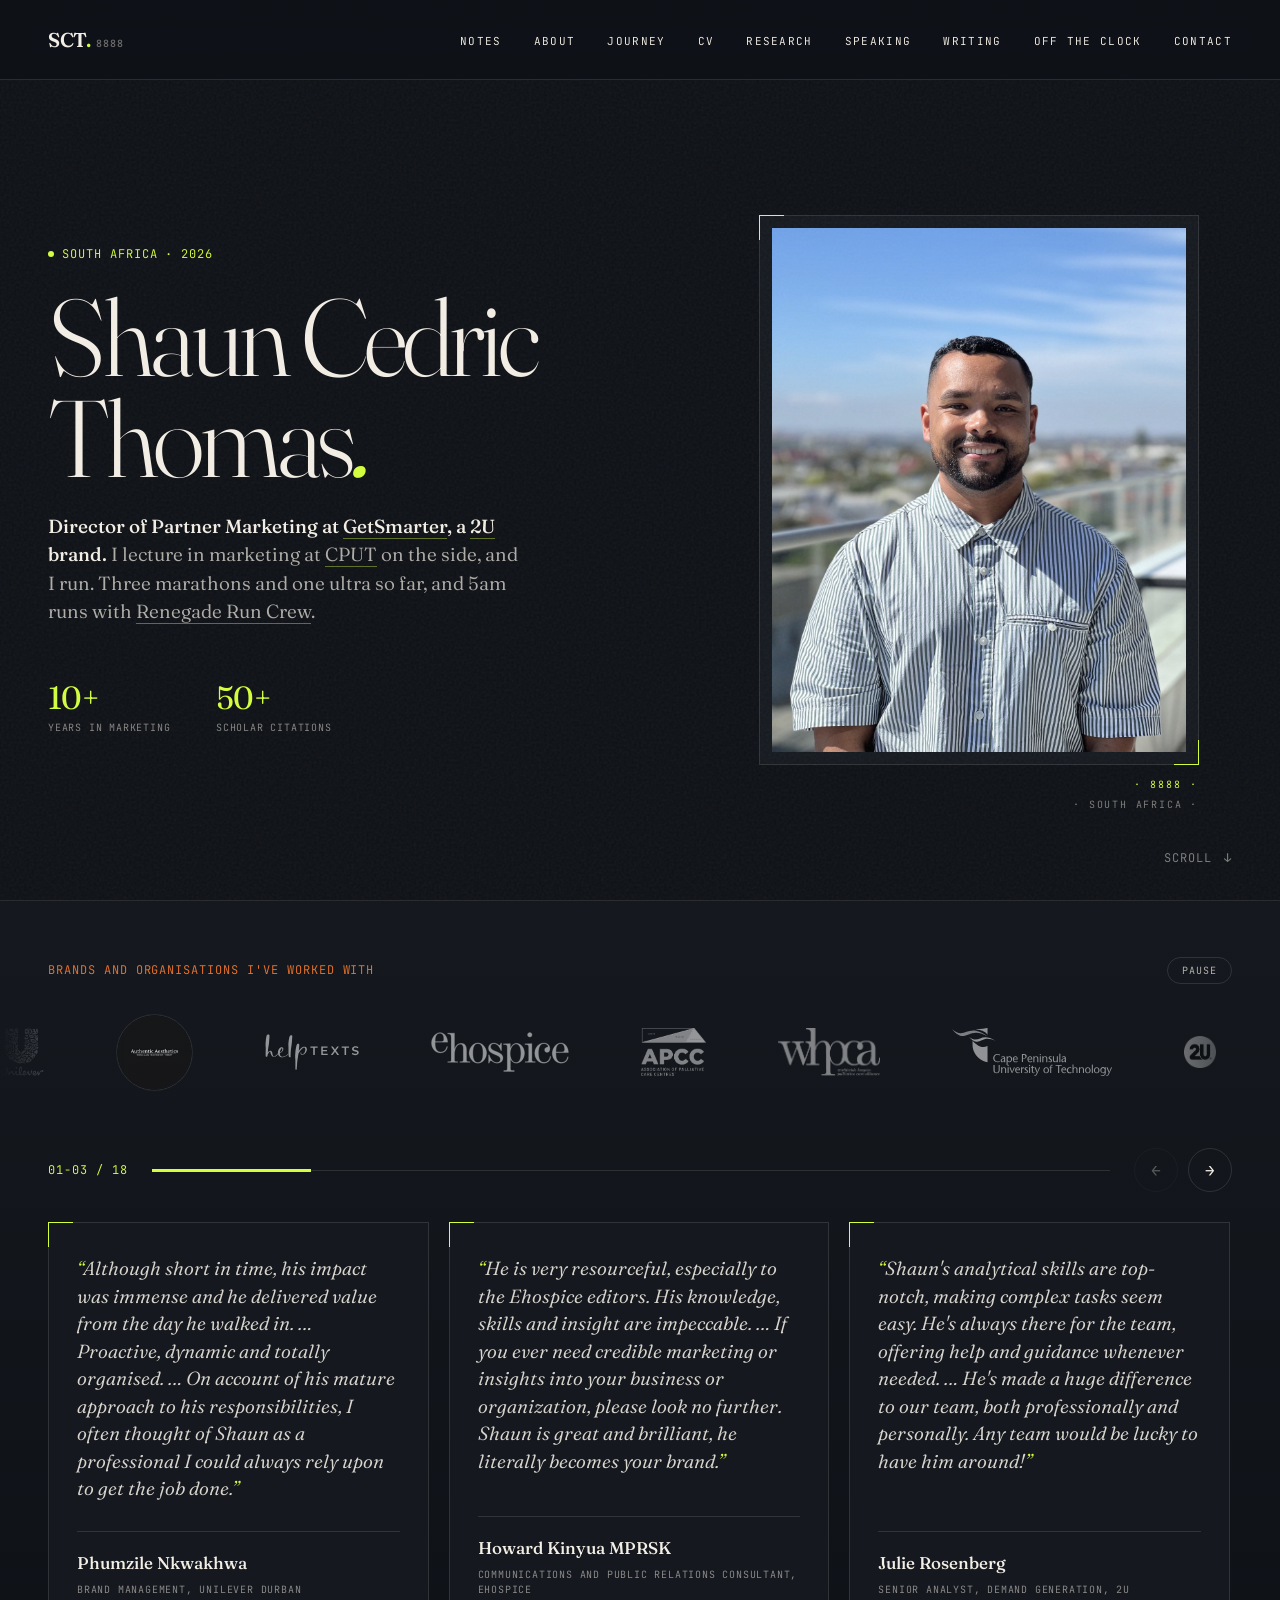
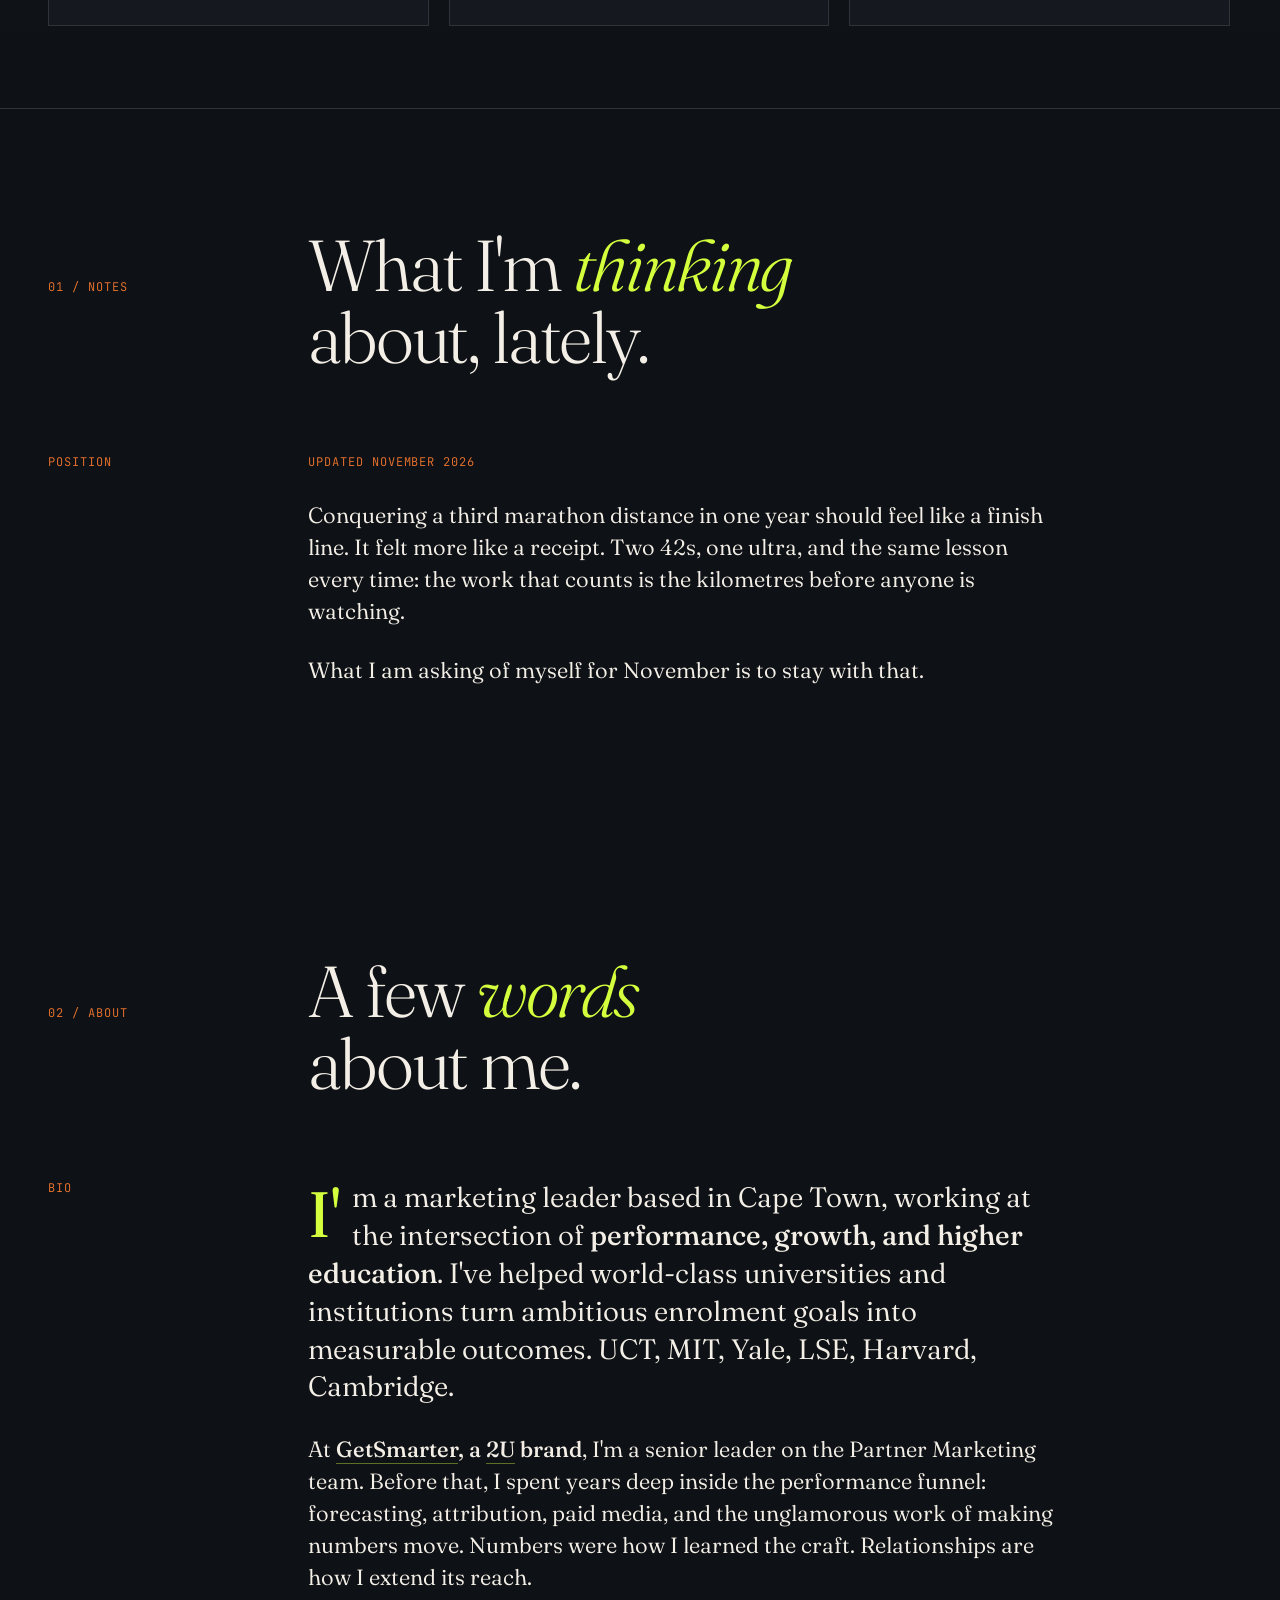
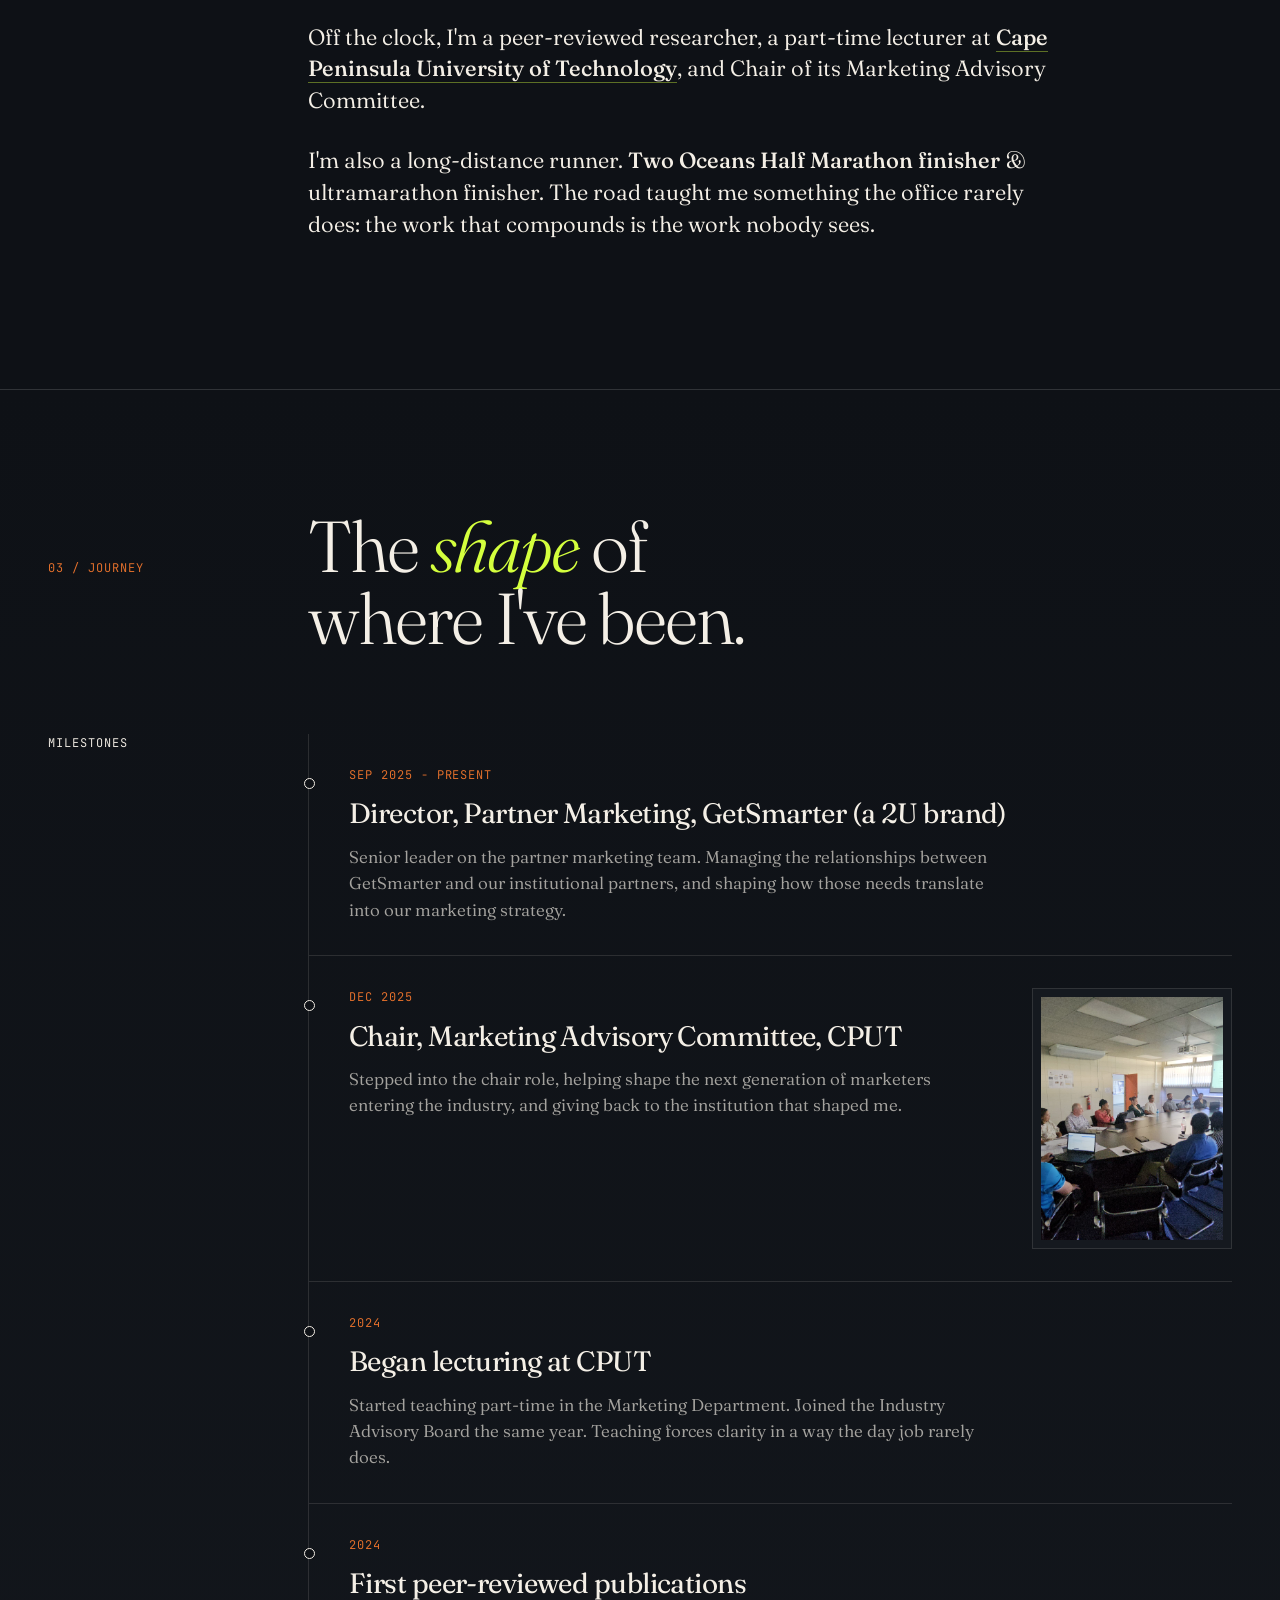
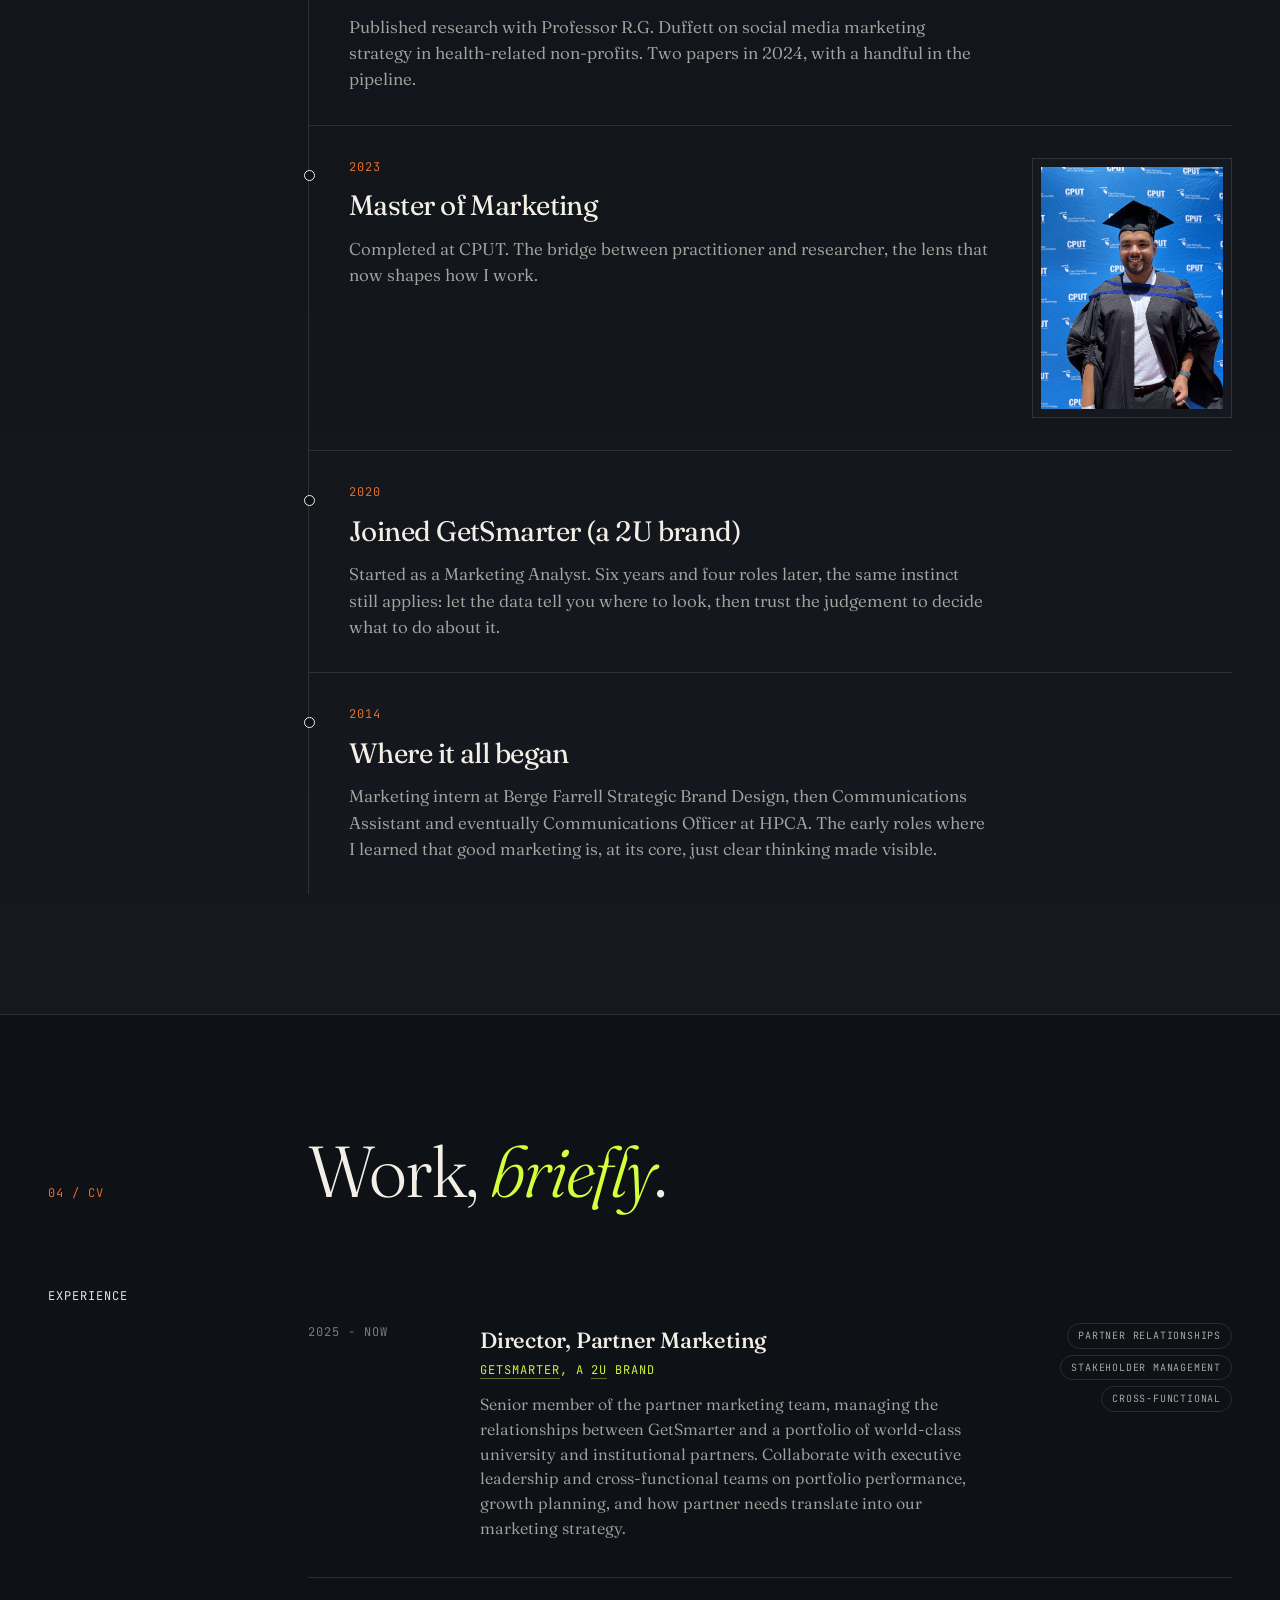
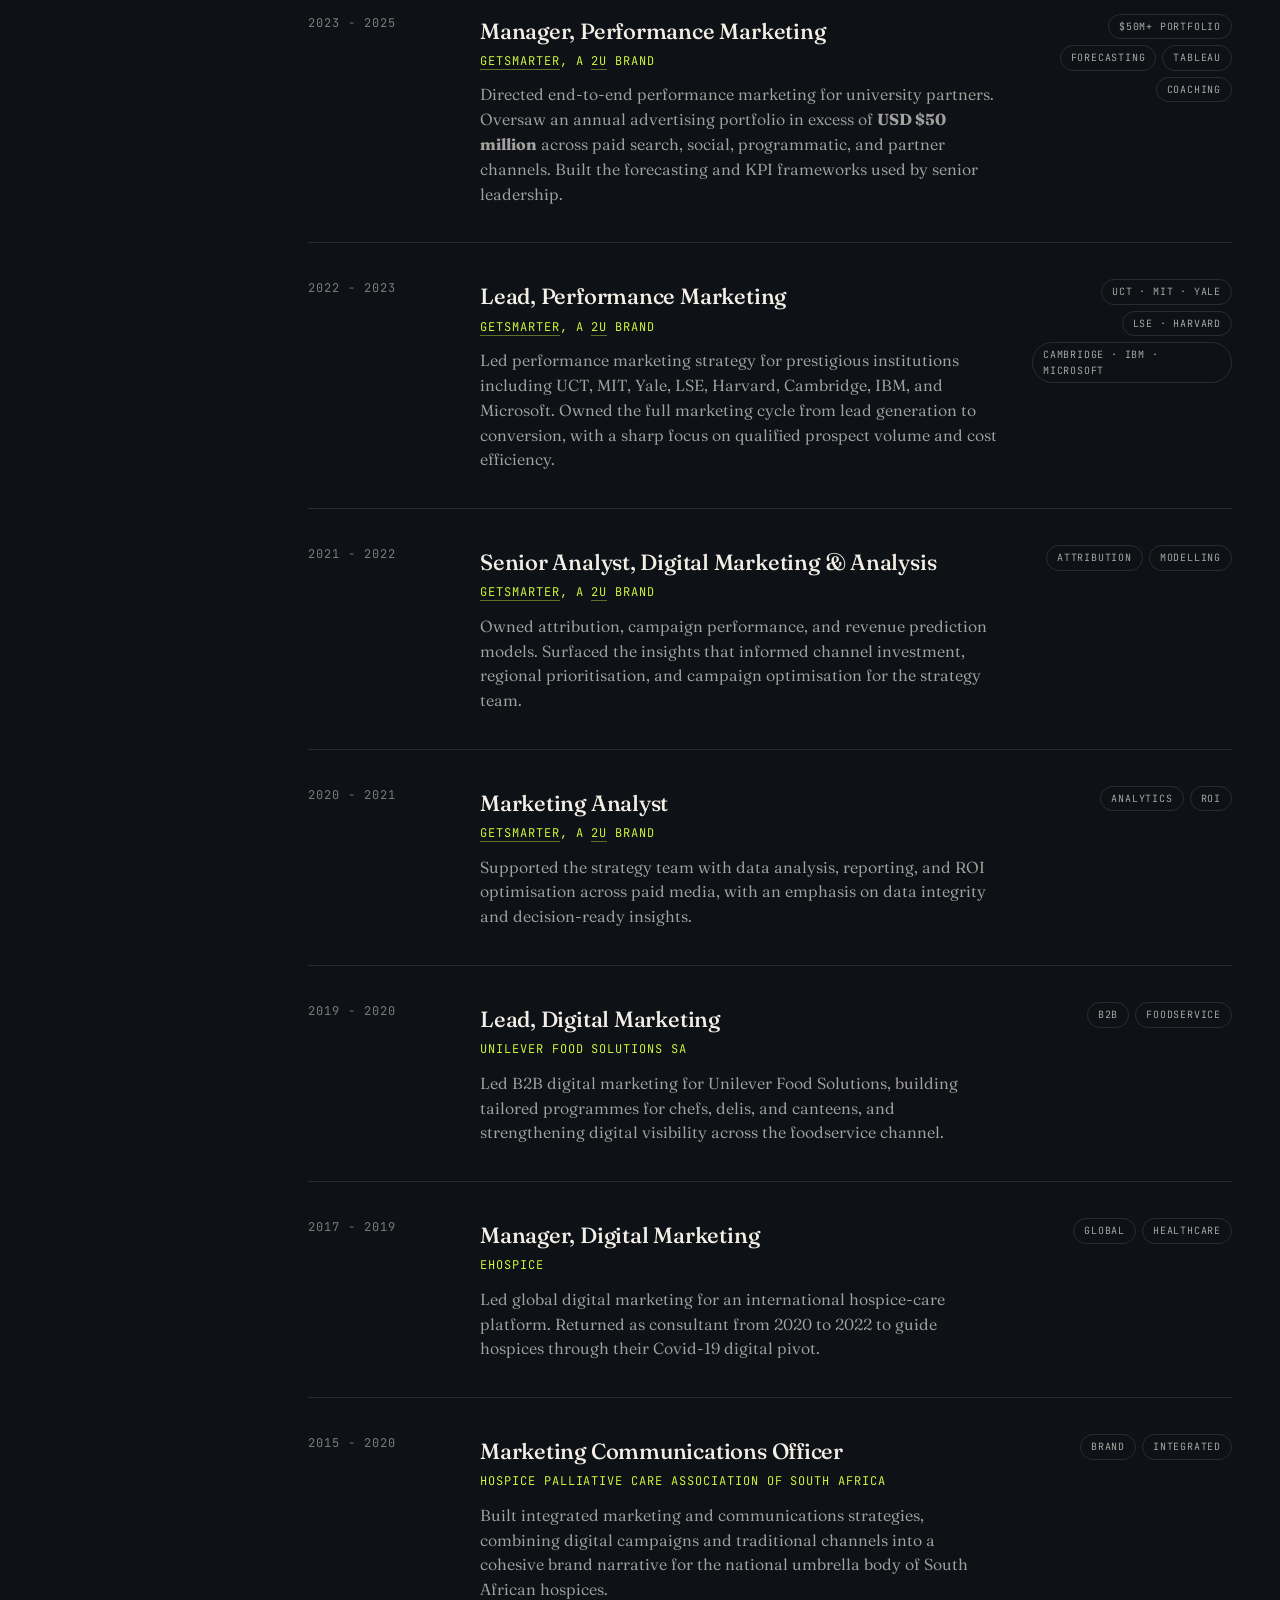
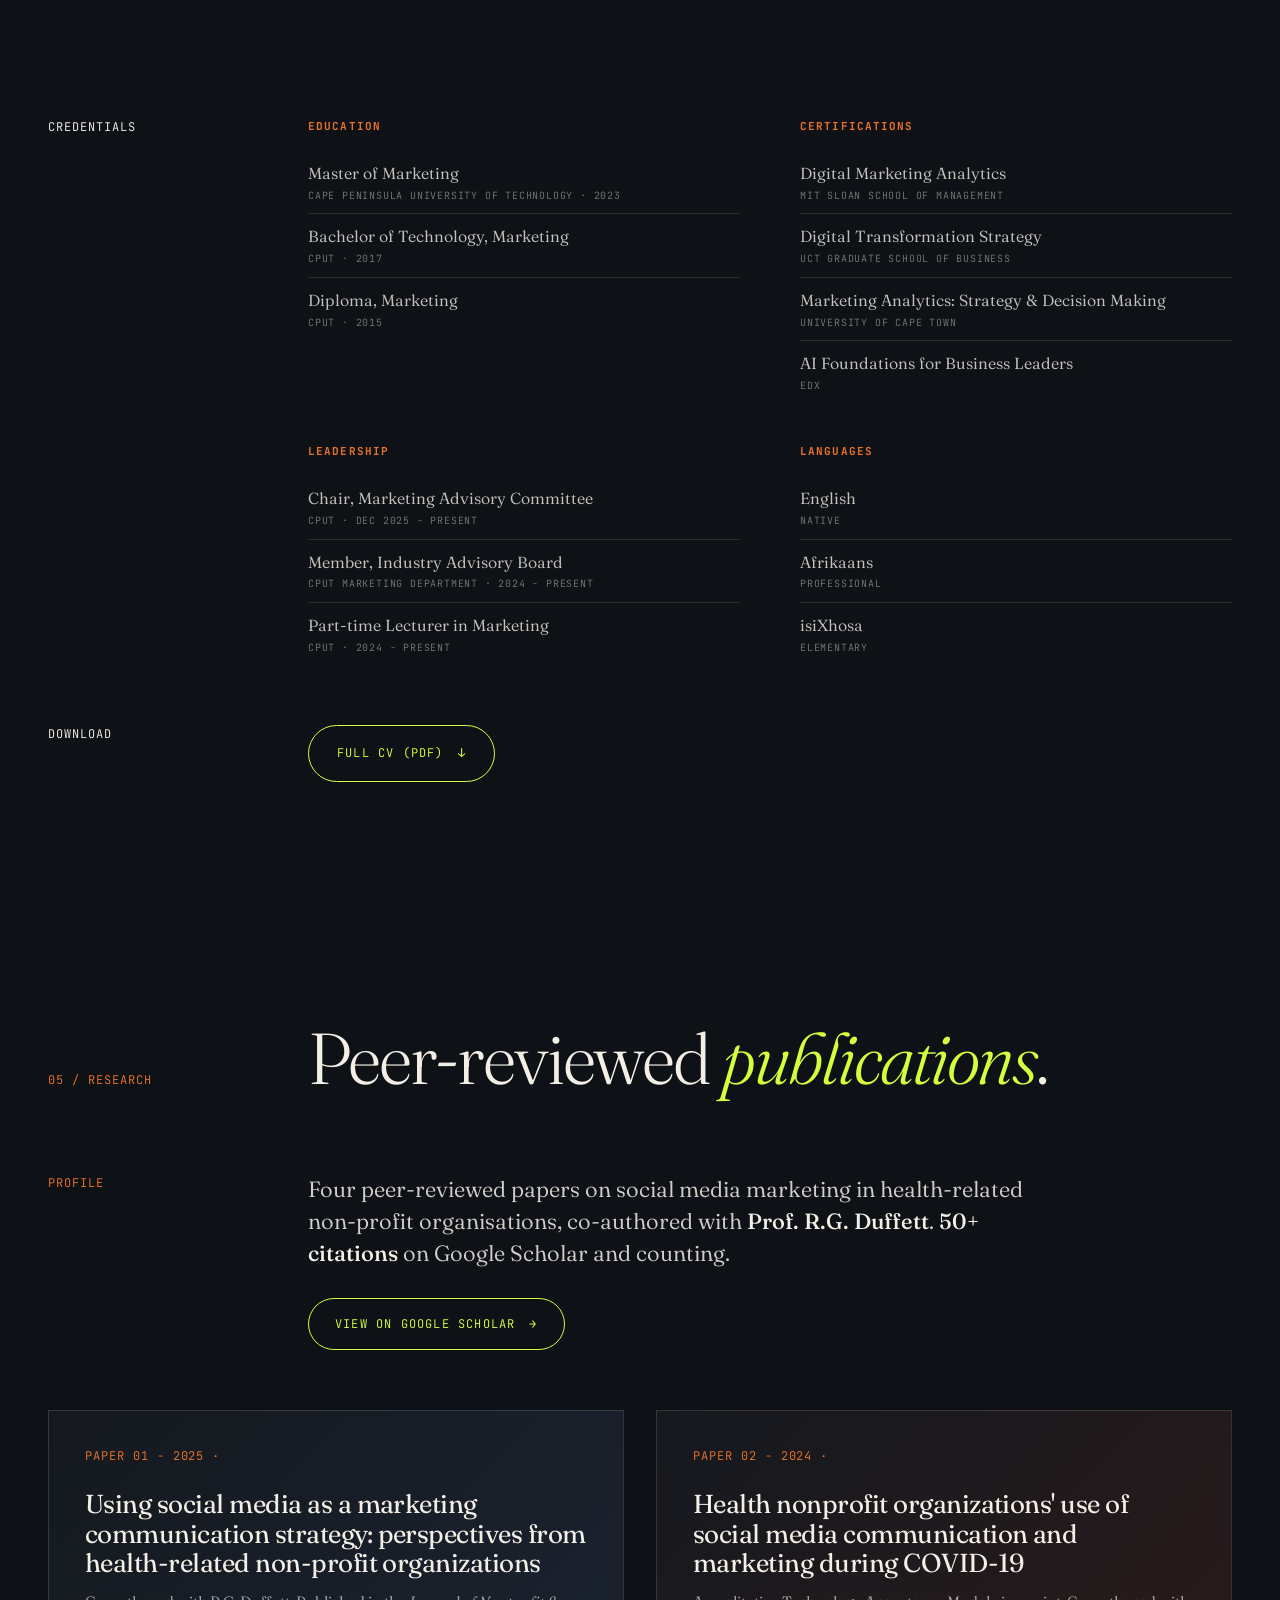
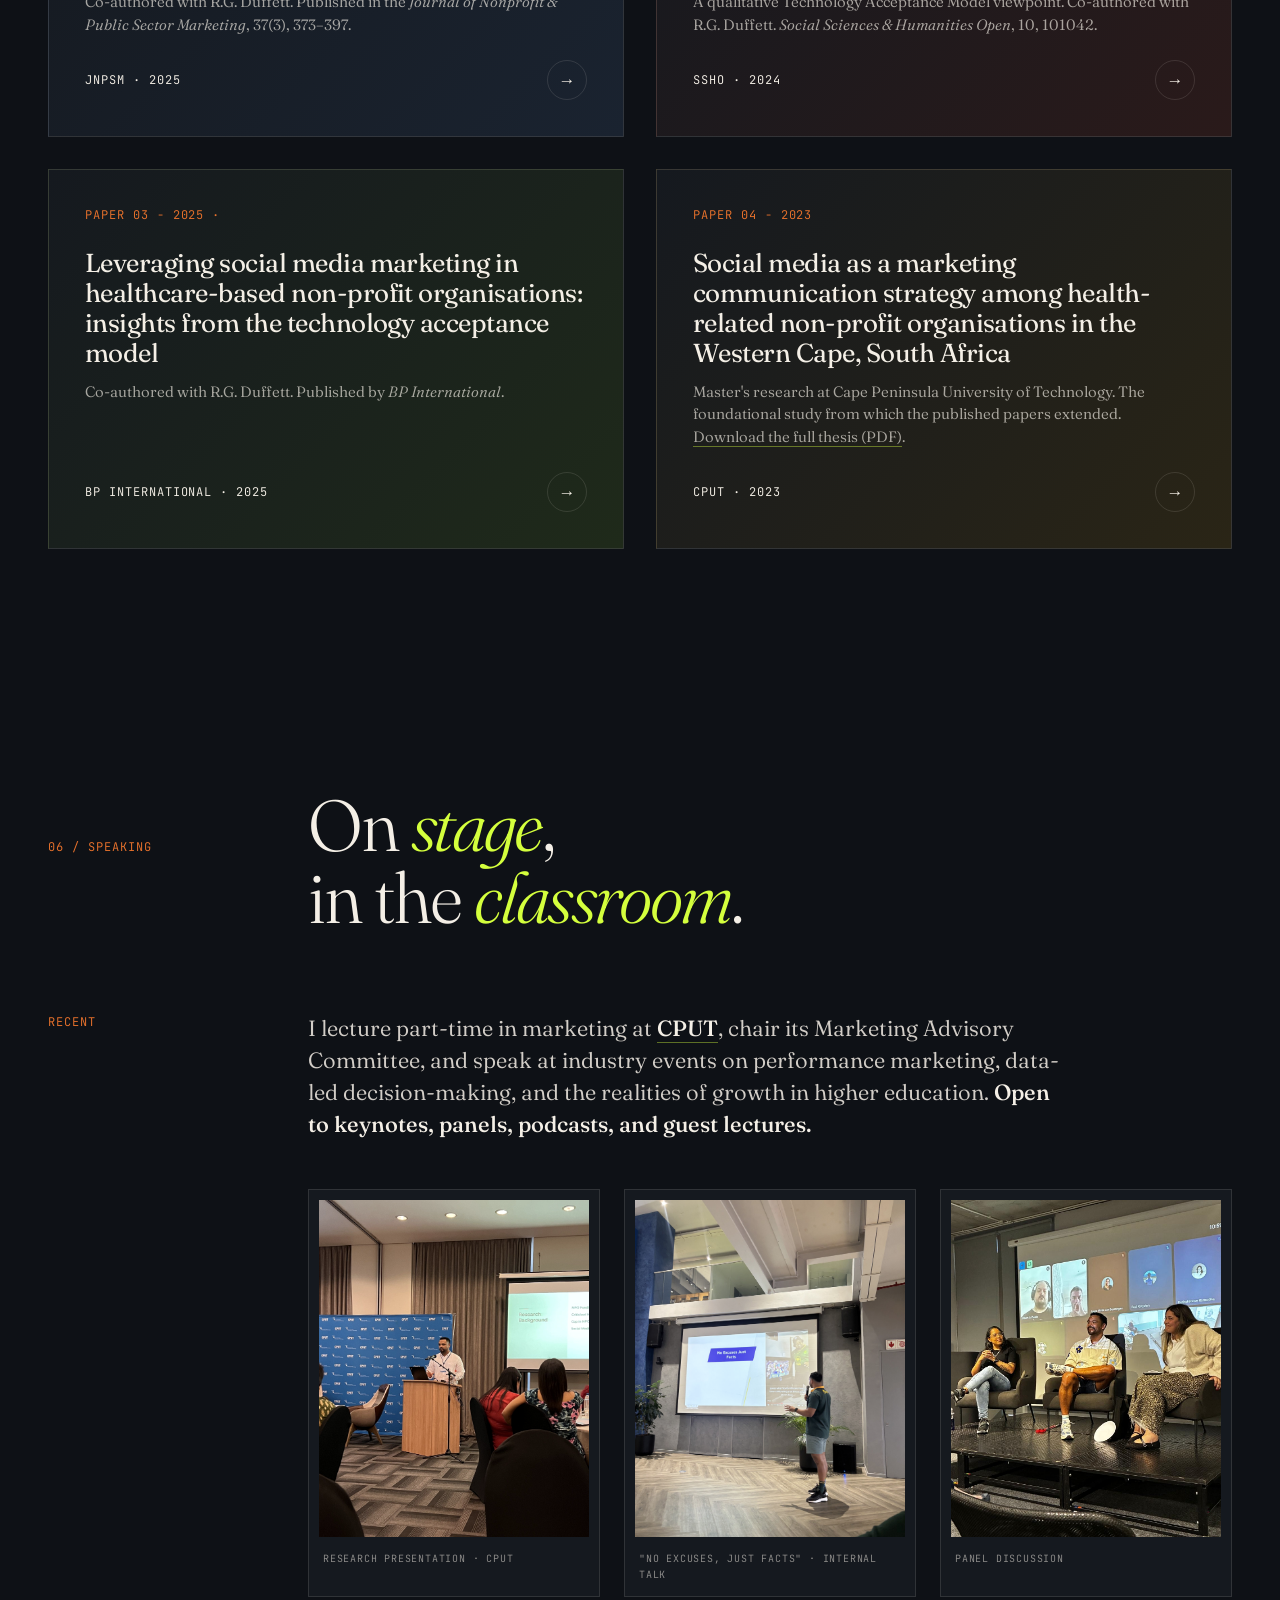
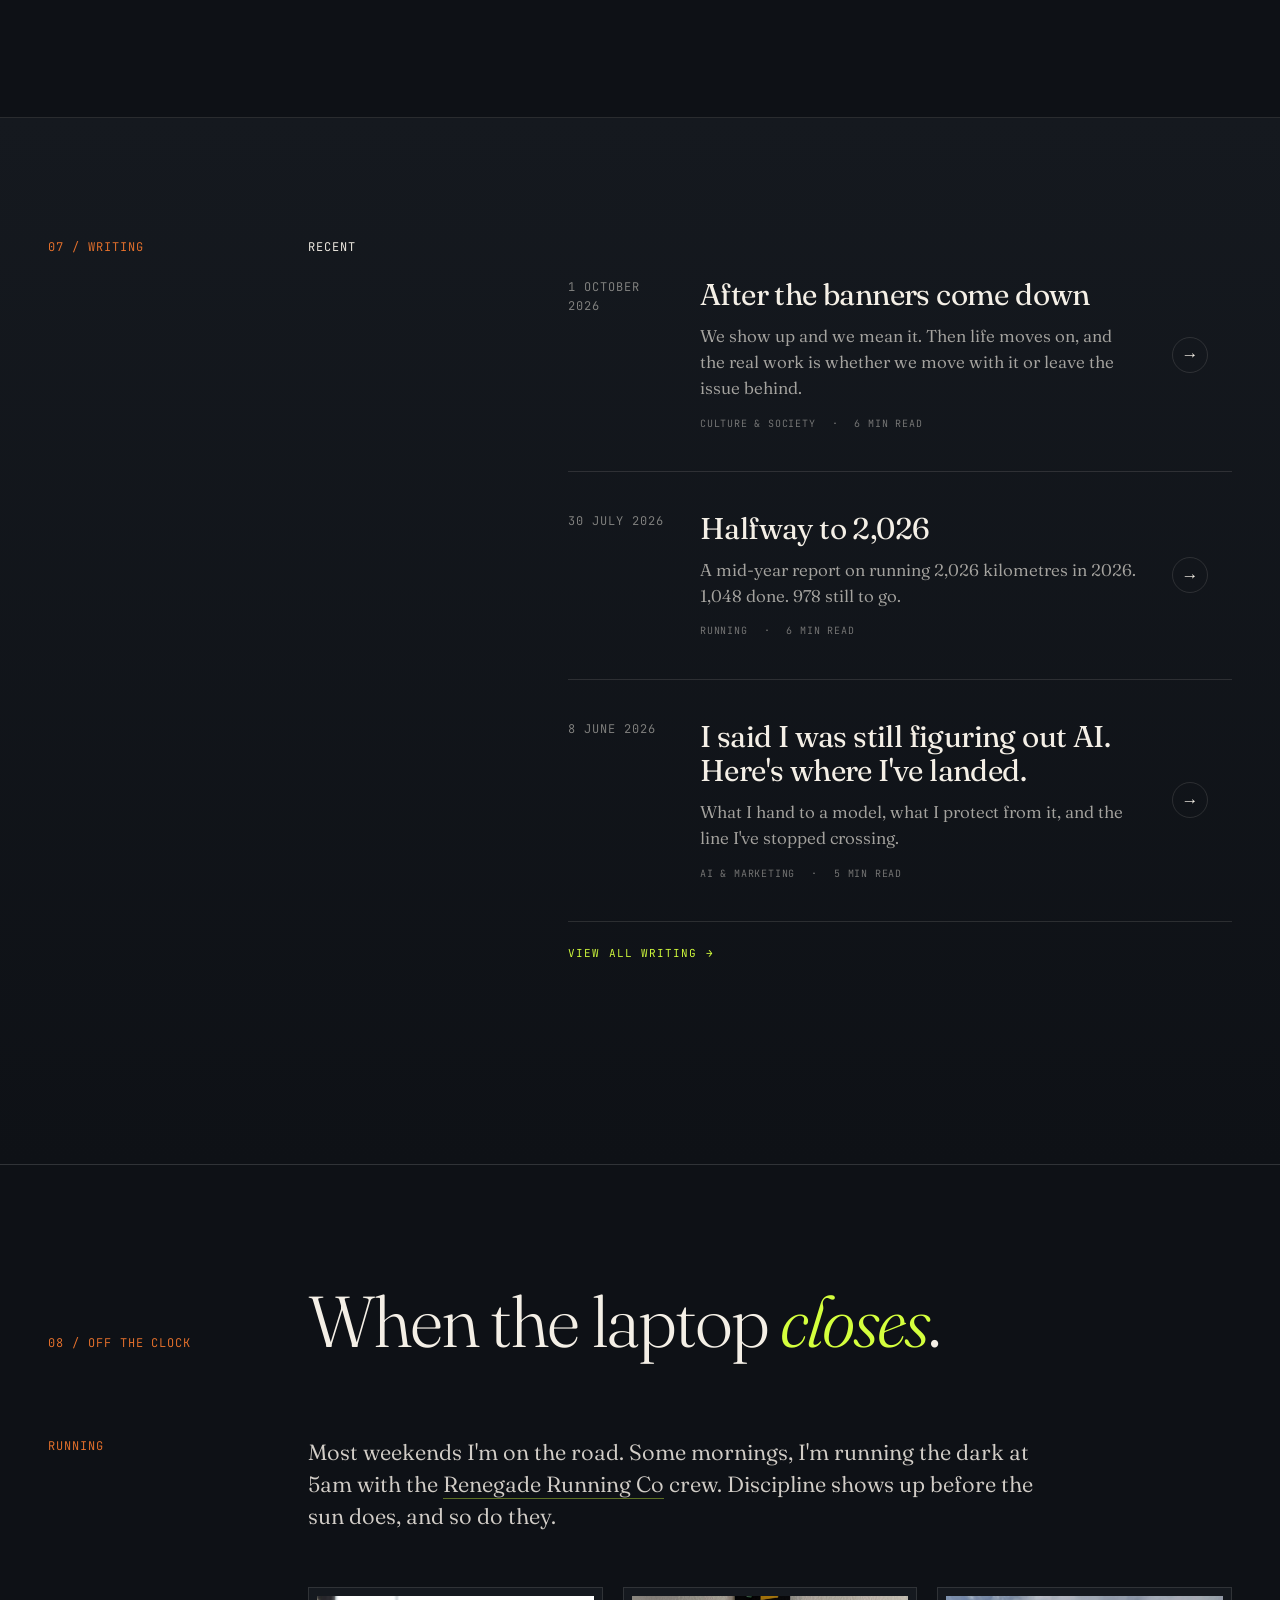
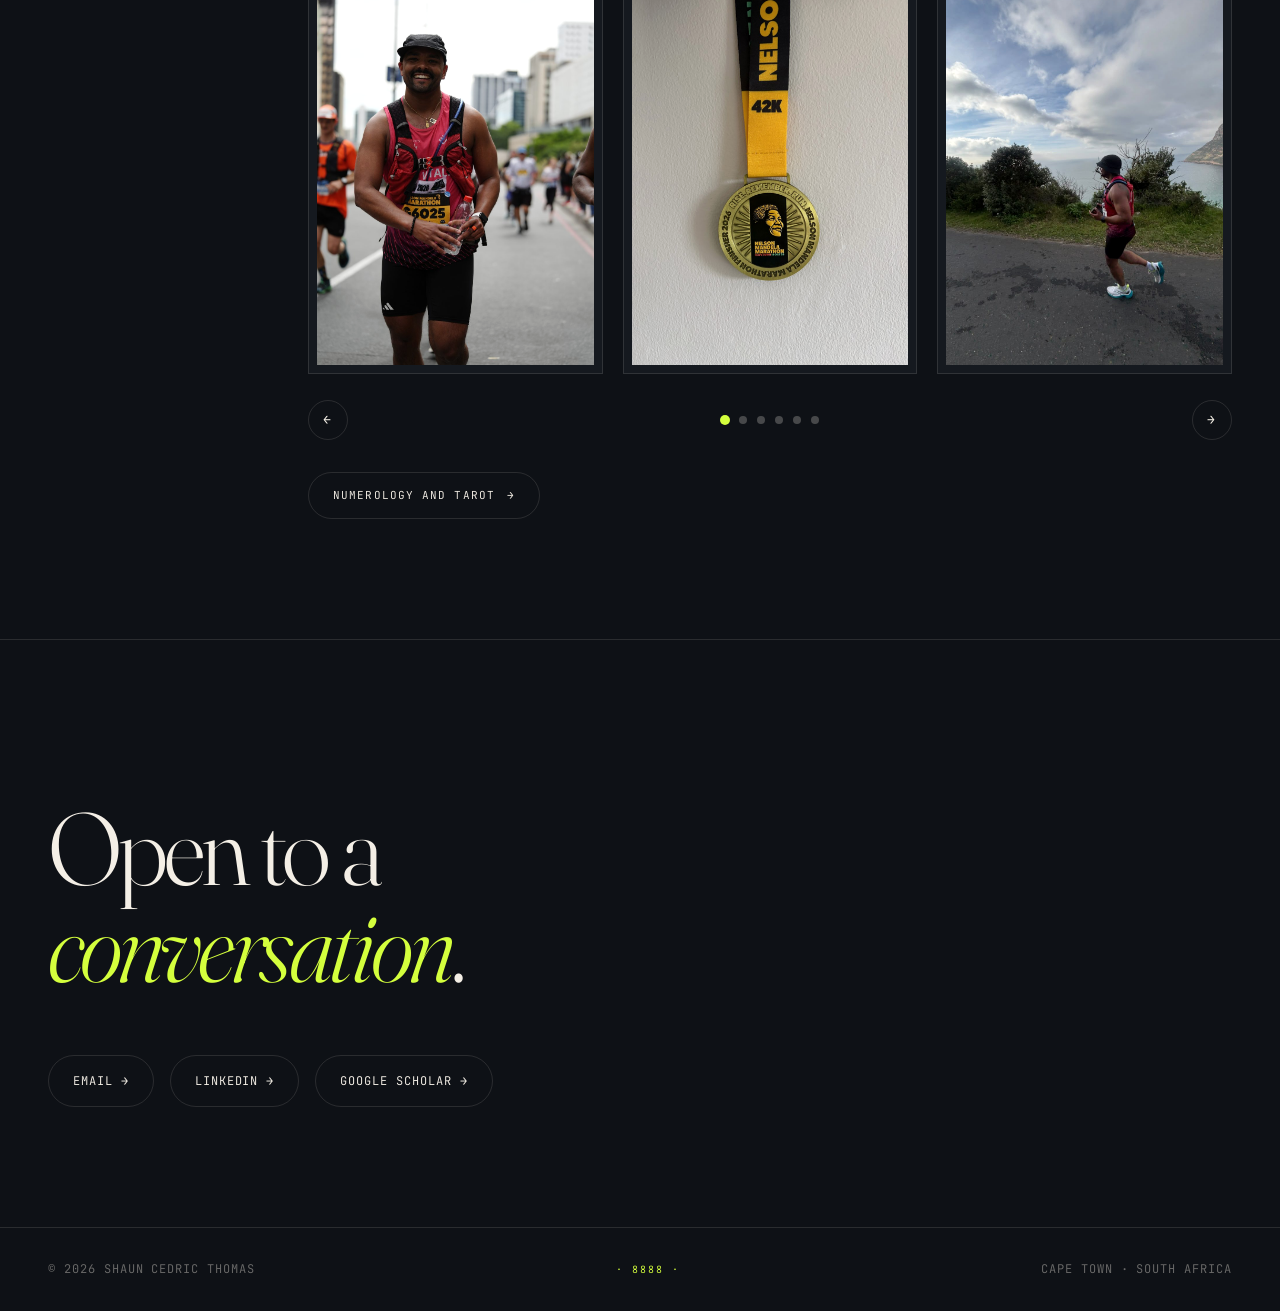
<file: index.html>
<!DOCTYPE html>
<html lang="en">
<head>
<meta charset="UTF-8" />
<meta name="viewport" content="width=device-width, initial-scale=1.0" />
<meta name="color-scheme" content="dark" />
<meta name="theme-color" content="#0E1116" />
<meta name="supported-color-schemes" content="dark" />
<title>Shaun Cedric Thomas | Director, Partner Marketing · Performance & Growth Leader</title>

<!-- Primary SEO -->
<meta name="description" content="Shaun Cedric Thomas is Director of Partner Marketing at GetSmarter, a 2U brand, leading partner relationships for global higher-education and industry partners including UCT, MIT, Yale, LSE, Harvard, Cambridge, IBM and Microsoft. Master of Marketing, peer-reviewed researcher, and part-time lecturer at CPUT. Based in Cape Town, South Africa." />
<meta name="author" content="Shaun Cedric Thomas" />
<meta name="keywords" content="Shaun Cedric Thomas, Shaun Thomas, Director Partner Marketing, GetSmarter, 2U, performance marketing, growth marketing, Cape Town, higher education marketing, marketing analytics, partner marketing, paid media strategy, Master of Marketing CPUT" />
<link rel="canonical" href="https://shauncedricthomas.com/" />

<!-- Open Graph / Social -->
<meta property="og:type" content="profile" />
<meta property="og:title" content="Shaun Cedric Thomas · Director, Partner Marketing" />
<meta property="og:description" content="Performance and growth marketing leader. Director of Partner Marketing at GetSmarter, a 2U brand. Peer-reviewed researcher. Cape Town." />
<meta property="og:url" content="https://shauncedricthomas.com/" />
<meta property="og:image" content="https://shauncedricthomas.com/images/og-image.jpg" />
<meta property="og:image:width" content="1200" />
<meta property="og:image:height" content="630" />
<meta property="profile:first_name" content="Shaun" />
<meta property="profile:last_name" content="Thomas" />
<meta name="twitter:card" content="summary_large_image" />
<meta name="twitter:title" content="Shaun Cedric Thomas · Director, Partner Marketing" />
<meta name="twitter:description" content="Performance and growth marketing leader. Director of Partner Marketing at GetSmarter, a 2U brand." />
<meta name="twitter:image" content="https://shauncedricthomas.com/images/og-image.jpg" />

<!-- Favicons -->
<link rel="icon" type="image/png" sizes="32x32" href="images/favicon-32.png" />
<link rel="apple-touch-icon" sizes="180x180" href="images/apple-touch-icon.png" />

<link rel="preconnect" href="https://fonts.googleapis.com">
<link rel="preconnect" href="https://fonts.gstatic.com" crossorigin>
<link href="https://fonts.googleapis.com/css2?family=Fraunces:ital,opsz,wght@0,9..144,300..900;1,9..144,300..900&family=JetBrains+Mono:wght@400;500&display=swap" rel="stylesheet">
<link rel="stylesheet" href="styles-a.css" />
<link rel="stylesheet" href="styles-b.css" />
</head>
<body>
<nav aria-label="Primary">
  <div class="logo">SCT<span>.</span><small>8888</small></div>
  <ul>
    <li><a href="#notes">Notes</a></li>
    <li><a href="#about">About</a></li>
    <li><a href="#journey">Journey</a></li>
    <li><a href="#cv">CV</a></li>
    <li><a href="#research">Research</a></li>
    <li><a href="#speaking">Speaking</a></li>
    <li><a href="#thoughts">Writing</a></li>
    <li><a href="#off-clock">Off the Clock</a></li>
    <li><a href="#contact">Contact</a></li>
  </ul>
</nav>
<header class="hero" itemscope itemtype="https://schema.org/Person">
  <div class="hero-grid">
         <div class="hero-left">
        <div class="badge mono">South Africa · 2026</div>
        <h1><span itemprop="name">Shaun Cedric<br/>Thomas<em>.</em></span></h1>
        <p class="hero-tag"><strong>Director of Partner Marketing at <a href="https://getsmarter.com" target="_blank" rel="noopener" class="brand-link">GetSmarter</a>, a <a href="https://2u.com" target="_blank" rel="noopener" class="brand-link">2U</a> brand.</strong> I lecture in marketing at <a href="https://www.cput.ac.za" target="_blank" rel="noopener" class="brand-link">CPUT</a> on the side, and I run. Three marathons and one ultra so far, and 5am runs with <a href="https://instagram.com/renegade_running_co/" target="_blank" rel="noopener" class="brand-link">Renegade Run Crew</a>.</p>
        <div class="hero-stats">
          <a class="stat" href="https://linkedin.com/in/shaun-cedric-thomas1111" target="_blank" rel="noopener me" aria-label="LinkedIn profile, 10 or more years in marketing"><div class="num">10+</div><div class="lbl">Years in Marketing</div></a>
          <a class="stat" href="https://scholar.google.com/citations?user=SinO620AAAAJ" target="_blank" rel="noopener" aria-label="Google Scholar profile, 50 or more citations"><div class="num">50+</div><div class="lbl">Scholar Citations</div></a>
        </div>
      </div>
    <div class="hero-right">
      <div class="portrait-wrap">
        <img src="images/portrait.jpg" alt="Portrait of Shaun Cedric Thomas in Cape Town" itemprop="image" />
        <div class="portrait-caption mono">· 8888 ·</div>
        <div class="portrait-location mono">· South Africa ·</div>
      </div>
    </div>
  </div>
  <div class="scroll-cue mono">Scroll</div>
</header>
<main>
<section class="brands" id="brands" aria-labelledby="brands-label">
  <div class="brands-inner">
    <div class="brands-head">
      <p class="mono brands-label" id="brands-label">Brands and organisations I've worked with</p>
      <button type="button" class="marquee-toggle" id="marquee-toggle" aria-pressed="false" aria-label="Pause logo scrolling">Pause</button>
    </div>
  </div>
  <div class="marquee">
    <div class="marquee-pan">
    <div class="marquee-track">
    <ul class="marquee-list">
      <li><a class="brand-link-logo" href="https://www.unilever.com" target="_blank" rel="noopener noreferrer" aria-label="Unilever (opens in a new tab)"><img class="brand-logo mono-svg hover-lift h-lg" src="images/logos/unilever.svg" alt="Unilever" width="121" height="132" decoding="async" /></a></li>
      <li><a class="brand-link-logo" href="https://authenticaesthetics.co.za" target="_blank" rel="noopener noreferrer" aria-label="Authentic Aesthetics (opens in a new tab)"><img class="brand-logo logo-round" src="images/logos/authentic-aesthetics.png" alt="Authentic Aesthetics" width="240" height="240" decoding="async" /></a></li>
      <li><a class="brand-link-logo" href="https://helptexts.com" target="_blank" rel="noopener noreferrer" aria-label="Help Text (opens in a new tab)"><img class="brand-logo mono-svg h-md" src="images/logos/helptext.svg" alt="Help Text" width="262" height="100" decoding="async" /></a></li>
      <li><a class="brand-link-logo" href="https://ehospice.com" target="_blank" rel="noopener noreferrer" aria-label="eHospice (opens in a new tab)"><img class="brand-logo tone-sil" src="images/logos/ehospice-v2.png" alt="eHospice" width="552" height="160" decoding="async" /></a></li>
      <li><a class="brand-link-logo" href="https://apcc.org.za" target="_blank" rel="noopener noreferrer" aria-label="Association of Palliative Care Centres, APCC (opens in a new tab)"><img class="brand-logo tone-lift h-lg" src="images/logos/apcc-v2.png" alt="Association of Palliative Care Centres" width="390" height="288" decoding="async" /></a></li>
      <li><a class="brand-link-logo" href="https://thewhpca.org" target="_blank" rel="noopener noreferrer" aria-label="Worldwide Hospice Palliative Care Alliance (opens in a new tab)"><img class="brand-logo tone-lift h-lg" src="images/logos/whpca-v1.png" alt="Worldwide Hospice Palliative Care Alliance" width="211" height="100" decoding="async" /></a></li>
      <li><a class="brand-link-logo" href="https://www.cput.ac.za" target="_blank" rel="noopener noreferrer" aria-label="Cape Peninsula University of Technology, CPUT (opens in a new tab)"><img class="brand-logo tone-lift h-lg" src="images/logos/cput.svg" alt="Cape Peninsula University of Technology (CPUT)" width="250" height="75" decoding="async" /></a></li>
      <li><a class="brand-link-logo" href="https://2u.com" target="_blank" rel="noopener noreferrer" aria-label="2U (opens in a new tab)"><img class="brand-logo tone-flip h-sm" src="images/logos/2u-color.png" alt="2U" width="300" height="300" decoding="async" /></a></li>
      <li><a class="brand-link-logo" href="https://www.getsmarter.com" target="_blank" rel="noopener noreferrer" aria-label="GetSmarter (opens in a new tab)"><img class="brand-logo mono-svg h-sm" src="images/logos/getsmarter.svg" alt="GetSmarter" width="183" height="41" decoding="async" /></a></li>
      <li><a class="brand-link-logo" href="https://base-campsa.com" target="_blank" rel="noopener noreferrer" aria-label="Basecamp Bedouin Tents (opens in a new tab)"><img class="brand-logo tone-grey h-lg" src="images/logos/basecamp-bedouin-tents.png" alt="Basecamp Bedouin Tents" width="864" height="311" decoding="async" /></a></li>
    </ul>
    <ul class="marquee-list" aria-hidden="true">
      <li><a class="brand-link-logo" href="https://www.unilever.com" target="_blank" rel="noopener noreferrer" tabindex="-1"><img class="brand-logo mono-svg hover-lift h-lg" src="images/logos/unilever.svg" alt="" width="121" height="132" decoding="async" /></a></li>
      <li><a class="brand-link-logo" href="https://authenticaesthetics.co.za" target="_blank" rel="noopener noreferrer" tabindex="-1"><img class="brand-logo logo-round" src="images/logos/authentic-aesthetics.png" alt="" width="240" height="240" decoding="async" /></a></li>
      <li><a class="brand-link-logo" href="https://helptexts.com" target="_blank" rel="noopener noreferrer" tabindex="-1"><img class="brand-logo mono-svg h-md" src="images/logos/helptext.svg" alt="" width="262" height="100" decoding="async" /></a></li>
      <li><a class="brand-link-logo" href="https://ehospice.com" target="_blank" rel="noopener noreferrer" tabindex="-1"><img class="brand-logo tone-sil" src="images/logos/ehospice-v2.png" alt="" width="552" height="160" decoding="async" /></a></li>
      <li><a class="brand-link-logo" href="https://apcc.org.za" target="_blank" rel="noopener noreferrer" tabindex="-1"><img class="brand-logo tone-lift h-lg" src="images/logos/apcc-v2.png" alt="" width="390" height="288" decoding="async" /></a></li>
      <li><a class="brand-link-logo" href="https://thewhpca.org" target="_blank" rel="noopener noreferrer" tabindex="-1"><img class="brand-logo tone-lift h-lg" src="images/logos/whpca-v1.png" alt="" width="211" height="100" decoding="async" /></a></li>
      <li><a class="brand-link-logo" href="https://www.cput.ac.za" target="_blank" rel="noopener noreferrer" tabindex="-1"><img class="brand-logo tone-lift h-lg" src="images/logos/cput.svg" alt="" width="250" height="75" decoding="async" /></a></li>
      <li><a class="brand-link-logo" href="https://2u.com" target="_blank" rel="noopener noreferrer" tabindex="-1"><img class="brand-logo tone-flip h-sm" src="images/logos/2u-color.png" alt="" width="300" height="300" decoding="async" /></a></li>
      <li><a class="brand-link-logo" href="https://www.getsmarter.com" target="_blank" rel="noopener noreferrer" tabindex="-1"><img class="brand-logo mono-svg h-sm" src="images/logos/getsmarter.svg" alt="" width="183" height="41" decoding="async" /></a></li>
      <li><a class="brand-link-logo" href="https://base-campsa.com" target="_blank" rel="noopener noreferrer" tabindex="-1"><img class="brand-logo tone-grey h-lg" src="images/logos/basecamp-bedouin-tents.png" alt="" width="864" height="311" decoding="async" /></a></li>
    </ul>
    </div>
    </div>
  </div>
  <div class="brands-inner">
    <div class="carousel" role="region" aria-roledescription="carousel" aria-label="Recommendations from colleagues and clients">
      <div class="carousel-bar">
        <p class="mono carousel-count" id="carousel-count" aria-live="polite">01 / 18</p>
        <div class="carousel-progress" aria-hidden="true"><span id="carousel-progress"></span></div>
        <div class="carousel-btns">
          <button type="button" class="carousel-btn" id="carousel-prev" aria-label="Previous recommendations" aria-controls="carousel-track">&larr;</button>
          <button type="button" class="carousel-btn" id="carousel-next" aria-label="Next recommendations" aria-controls="carousel-track">&rarr;</button>
        </div>
      </div>
      <div class="carousel-track" id="carousel-track" tabindex="0" aria-label="Recommendations, scroll horizontally">
        <figure class="testimonial" role="group" aria-roledescription="slide" aria-label="1 of 18">
          <blockquote><p>Although short in time, his impact was immense and he delivered value from the day he walked in. … Proactive, dynamic and totally organised. … On account of his mature approach to his responsibilities, I often thought of Shaun as a professional I could always rely upon to get the job done.</p></blockquote>
          <figcaption><span class="t-name">Phumzile Nkwakhwa</span><span class="mono t-role">Brand Management, Unilever Durban</span></figcaption>
        </figure>
        <figure class="testimonial" role="group" aria-roledescription="slide" aria-label="2 of 18">
          <blockquote><p>He is very resourceful, especially to the Ehospice editors. His knowledge, skills and insight are impeccable. … If you ever need credible marketing or insights into your business or organization, please look no further. Shaun is great and brilliant, he literally becomes your brand.</p></blockquote>
          <figcaption><span class="t-name">Howard Kinyua MPRSK</span><span class="mono t-role">Communications and Public Relations Consultant, eHospice</span></figcaption>
        </figure>
        <figure class="testimonial" role="group" aria-roledescription="slide" aria-label="3 of 18">
          <blockquote><p>Shaun's analytical skills are top-notch, making complex tasks seem easy. He's always there for the team, offering help and guidance whenever needed. … He's made a huge difference to our team, both professionally and personally. Any team would be lucky to have him around!</p></blockquote>
          <figcaption><span class="t-name">Julie Rosenberg</span><span class="mono t-role">Senior Analyst, Demand Generation, 2U</span></figcaption>
        </figure>
        <figure class="testimonial" role="group" aria-roledescription="slide" aria-label="4 of 18">
          <blockquote><p>I have had the opportunity to work with many professionals in the digital marketing space, however, Shaun is someone that stands out head and shoulders as the best. His ability to navigate a complexed landscape and deliver results consistently is what makes him a top performer.</p></blockquote>
          <figcaption><span class="t-name">Yazid Bohardien</span><span class="mono t-role">Founder &amp; CEO</span></figcaption>
        </figure>
        <figure class="testimonial" role="group" aria-roledescription="slide" aria-label="5 of 18">
          <blockquote><p>Analytical, curious, creative, with the ability to craft the most compelling stories through data, Shaun is your star marketing analyst. Throw any data/marketing related challenge at him, he will come up with at least 4 different solutions. … Working with Shaun is an absolute privilege.</p></blockquote>
          <figcaption><span class="t-name">Anjali Ramburn, PhD</span><span class="mono t-role">Relationship-Driven Executive</span></figcaption>
        </figure>
        <figure class="testimonial" role="group" aria-roledescription="slide" aria-label="6 of 18">
          <blockquote><p>We are fortunate to have Shaun as a strategic and analytical thinking partner, sounding board, and support structure. … The combination of professionalism and his ability to have fun makes him a great employee.</p></blockquote>
          <figcaption><span class="t-name">Ché Wrenn</span><span class="mono t-role">Head of Sales, Asilia Africa</span></figcaption>
        </figure>
        <figure class="testimonial" role="group" aria-roledescription="slide" aria-label="7 of 18">
          <blockquote><p>Shaun was an integral part of my team and always a great co-thinker, substantiated with data and insights! What he brings to the team is a passionate drive for success, collaboration and value addition. … A true master at his craft!</p></blockquote>
          <figcaption><span class="t-name">Kabelo Serutle</span><span class="mono t-role">Relationship-Driven Executive, Rainmakers AFRICA</span></figcaption>
        </figure>
        <figure class="testimonial" role="group" aria-roledescription="slide" aria-label="8 of 18">
          <blockquote><p>Not only has he become someone I can turn to for advice or guidance on any given project, but someone I look up to in my role. He's an extremely hard worker with a never-say-die attitude and a genuine personality. …</p></blockquote>
          <figcaption><span class="t-name">Thomas Schroder</span><span class="mono t-role">Analytics Engineer</span></figcaption>
        </figure>
        <figure class="testimonial" role="group" aria-roledescription="slide" aria-label="9 of 18">
          <blockquote><p>Shaun is a tenacious and inspiring colleague. He always brings a smile and analytical eye to whatever project needs his attention and will get to the bottom of any conundrum. I value his input and appreciate the insights and guidance in the world of data he has provided me.</p></blockquote>
          <figcaption><span class="t-name">Kimberley Dale</span><span class="mono t-role">Founder, Unbridled Marketing</span></figcaption>
        </figure>
        <figure class="testimonial" role="group" aria-roledescription="slide" aria-label="10 of 18">
          <blockquote><p>Shaun is an extremely dedicated and driven individual who brings his all to each project. He is a strategic thinker, who is always looking for ways to improve performance. Shaun is meticulous and takes a lot of pride in his work. …</p></blockquote>
          <figcaption><span class="t-name">Meggan Kristiansen</span><span class="mono t-role">LinkedIn Ads Senior Strategist, Fill My Funnel</span></figcaption>
        </figure>
        <figure class="testimonial" role="group" aria-roledescription="slide" aria-label="11 of 18">
          <blockquote><p>Shaun has impressed me as someone always willing to push himself to achieve the best results. He is easy to work with and adds character to the team. He has also built a skillset that is beneficial to marketing spend strategy.</p></blockquote>
          <figcaption><span class="t-name">Tristan Pringle</span><span class="mono t-role">Executive coach and facilitator</span></figcaption>
        </figure>
        <figure class="testimonial" role="group" aria-roledescription="slide" aria-label="12 of 18">
          <blockquote><p>Shaun is such an asset, as human and as a professional! … Often a shortfall of data folk is that they cannot turn the patterns within the numbers, into action. The success that Shaun has delivered during my time working with him is arguably due to his exceptional ability to do just this.</p></blockquote>
          <figcaption><span class="t-name">Ilhaam Ismail</span><span class="mono t-role">Performance Marketing Lead</span></figcaption>
        </figure>
        <figure class="testimonial" role="group" aria-roledescription="slide" aria-label="13 of 18">
          <blockquote><p>Having worked alongside Shaun, I can, with confidence, say that he is undeniably a hard worker, consistently demonstrating a strong work ethic and dedication to his tasks. … One of Shaun's outstanding traits is his honesty, creating an atmosphere of trust and reliability. …</p></blockquote>
          <figcaption><span class="t-name">Keamogetswe Mdhluli</span><span class="mono t-role">Strategy, Brand, Consumer Insights</span></figcaption>
        </figure>
        <figure class="testimonial" role="group" aria-roledescription="slide" aria-label="14 of 18">
          <blockquote><p>I had the pleasure of working closely with Shaun for several years and in our time together I witnessed his problem solving skills using very strategic methods that were both efficient and effective. … Shaun's love for data and data driven decisions is what makes him so great at what he does.</p></blockquote>
          <figcaption><span class="t-name">Nelani Sopangisa</span><span class="mono t-role">Paid Media Manager</span></figcaption>
        </figure>
        <figure class="testimonial" role="group" aria-roledescription="slide" aria-label="15 of 18">
          <blockquote><p>Shaun is an incredibly hard working and passionate individual, who not only gives his all to his work, but aims to foster positive relationships with his colleagues. He has a wide array of skills, and tackles problems while remaining focused. … Shaun is an asset to any company!</p></blockquote>
          <figcaption><span class="t-name">Eleni Tatayas</span><span class="mono t-role">Paid Media Specialist</span></figcaption>
        </figure>
        <figure class="testimonial" role="group" aria-roledescription="slide" aria-label="16 of 18">
          <blockquote><p>I find his skill-set in the digital world is of a high level and he is a creative and ideas-driven young man. … I feel sure that he will always add excellent value to the organisations he works in.</p></blockquote>
          <figcaption><span class="t-name">Gavin Cowley</span><span class="mono t-role">Marketing Consultant, retired Marketing Director at adidas South Africa</span></figcaption>
        </figure>
        <figure class="testimonial" role="group" aria-roledescription="slide" aria-label="17 of 18">
          <blockquote><p>It has been a pleasure to work on collaborative projects with Shaun over the past couple of years in our complementary roles in communication on hospice and palliative care. Shaun has always been more than willing to assist the organisation I work for with projects …</p></blockquote>
          <figcaption><span class="t-name">Sue Boucher</span><span class="mono t-role">Programme &amp; Communications Manager, PatchSA</span></figcaption>
        </figure>
        <figure class="testimonial" role="group" aria-roledescription="slide" aria-label="18 of 18">
          <blockquote><p>Shaun Thomas is a very motivated and vibrant individual. He constantly challenges the boundaries to reach magnificent results. …</p></blockquote>
          <figcaption><span class="t-name">Angelica Hendricks-Bester</span><span class="mono t-role">Brand Manager</span></figcaption>
        </figure>
      </div>
    </div>
  </div>
</section>
<section id="notes" aria-labelledby="notes-heading">
  <div class="section-head">
    <div class="mono section-num">01 / Notes</div>
    <h2 id="notes-heading">What I'm <em>thinking</em><br/>about, lately.</h2>
  </div>
  <div class="about-grid">
    <div class="mono">Position</div>
    <div class="about-text">
      <div class="mono" style="margin-bottom: 28px; color: var(--amber); letter-spacing: 0.08em;">Updated November 2026</div>
      <!-- position-note refreshed 2026-11-02 -->
      <p>Conquering a third marathon distance in one year should feel like a finish line. It felt more like a receipt. Two 42s, one ultra, and the same lesson every time: the work that counts is the kilometres before anyone is watching.</p>
      <p>What I am asking of myself for November is to stay with that.</p>
    </div>
  </div>
</section>
<section id="about" aria-labelledby="about-heading">
  <div class="section-head">
    <div class="mono section-num">02 / About</div>
    <h2 id="about-heading">A few <em>words</em><br/>about me.</h2>
  </div>
  <div class="about-grid">
    <div class="mono">Bio</div>
    <div class="about-text">
      <p>I'm a marketing leader based in Cape Town, working at the intersection of <strong>performance, growth, and higher education</strong>. I've helped world-class universities and institutions turn ambitious enrolment goals into measurable outcomes. UCT, MIT, Yale, LSE, Harvard, Cambridge. </p>
      <p>At <strong><a href="https://getsmarter.com" target="_blank" rel="noopener" class="brand-link">GetSmarter</a>, a <a href="https://2u.com" target="_blank" rel="noopener" class="brand-link">2U</a> brand</strong>, I'm a senior leader on the Partner Marketing team. Before that, I spent years deep inside the performance funnel: forecasting, attribution, paid media, and the unglamorous work of making numbers move. Numbers were how I learned the craft. Relationships are how I extend its reach.</p>
      <p>Off the clock, I'm a peer-reviewed researcher, a part-time lecturer at <strong><a href="https://www.cput.ac.za" target="_blank" rel="noopener" class="brand-link">Cape Peninsula University of Technology</a></strong>, and Chair of its Marketing Advisory Committee.
      <p>I'm also a long-distance runner. <strong>Two Oceans Half Marathon finisher</strong> & ultramarathon finisher. The road taught me something the office rarely does: the work that compounds is the work nobody sees.</p>
    </div>
  </div>
</section>
<section class="journey" id="journey" aria-labelledby="journey-heading">
  <div class="journey-inner">
    <div class="section-head">
      <div class="mono section-num">03 / Journey</div>
      <h2 id="journey-heading">The <em>shape</em> of<br/>where I've been.</h2>
    </div>
    <div class="timeline">
      <div class="mono">Milestones</div>
      <div class="timeline-list">
        <div class="milestone">
          <div class="mono milestone-year">Sep 2025 - Present</div>
          <h3>Director, Partner Marketing, GetSmarter (a 2U brand)</h3>
          <p>Senior leader on the partner marketing team. Managing the relationships between GetSmarter and our institutional partners, and shaping how those needs translate into our marketing strategy.</p>
        </div>
        <div class="milestone milestone-with-photo">
          <div class="milestone-content">
            <div class="mono milestone-year">Dec 2025</div>
            <h3>Chair, Marketing Advisory Committee, CPUT</h3>
            <p>Stepped into the chair role, helping shape the next generation of marketers entering the industry, and giving back to the institution that shaped me.</p>
          </div>
          <figure class="milestone-photo">
            <img src="images/board.jpg" alt="The CPUT Marketing Advisory Committee in session, the day Shaun Cedric Thomas was nominated as chair" />
          </figure>
        </div>
        <div class="milestone">
          <div class="mono milestone-year">2024</div>
          <h3>Began lecturing at CPUT</h3>
          <p>Started teaching part-time in the Marketing Department. Joined the Industry Advisory Board the same year. Teaching forces clarity in a way the day job rarely does.</p>
        </div>
        <div class="milestone">
          <div class="mono milestone-year">2024</div>
          <h3>First peer-reviewed publications</h3>
          <p>Published research with Professor R.G. Duffett on social media marketing strategy in health-related non-profits. Two papers in 2024, with a handful in the pipeline.</p>
        </div>
        <div class="milestone milestone-with-photo">
          <div class="milestone-content">
            <div class="mono milestone-year">2023</div>
            <h3>Master of Marketing</h3>
            <p>Completed at CPUT. The bridge between practitioner and researcher, the lens that now shapes how I work.</p>
          </div>
          <figure class="milestone-photo">
            <img src="images/graduation.jpg" alt="Shaun Cedric Thomas at his Master of Marketing graduation, CPUT" />
          </figure>
        </div>
        <div class="milestone">
          <div class="mono milestone-year">2020</div>
          <h3>Joined GetSmarter (a 2U brand)</h3>
          <p>Started as a Marketing Analyst. Six years and four roles later, the same instinct still applies: let the data tell you where to look, then trust the judgement to decide what to do about it.</p>
        </div>
        <div class="milestone">
          <div class="mono milestone-year">2014</div>
          <h3>Where it all began</h3>
          <p>Marketing intern at Berge Farrell Strategic Brand Design, then Communications Assistant and eventually Communications Officer at HPCA. The early roles where I learned that good marketing is, at its core, just clear thinking made visible.</p>
        </div>
      </div>
    </div>
  </div>
</section>
<section id="cv" aria-labelledby="cv-heading">
  <div class="section-head">
    <div class="mono section-num">04 / CV</div>
    <h2 id="cv-heading">Work, <em>briefly</em>.</h2>
  </div>
  <div class="cv-grid">
    <div class="mono">Experience</div>
    <div class="cv-list">
      <div class="cv-row">
        <div class="cv-date mono">2025 - Now</div>
        <div class="cv-role">
          <h4>Director, Partner Marketing</h4>
          <div class="company mono"><a href="https://getsmarter.com" target="_blank" rel="noopener" class="brand-link">GetSmarter</a>, a <a href="https://2u.com" target="_blank" rel="noopener" class="brand-link">2U</a> brand</div>
          <p>Senior member of the partner marketing team, managing the relationships between GetSmarter and a portfolio of world-class university and institutional partners. Collaborate with executive leadership and cross-functional teams on portfolio performance, growth planning, and how partner needs translate into our marketing strategy.</p>
        </div>
        <div class="cv-tags">
          <span class="tag">Partner Relationships</span>
          <span class="tag">Stakeholder Management</span>
          <span class="tag">Cross-Functional</span>
        </div>
      </div>
      <div class="cv-row">
        <div class="cv-date mono">2023 - 2025</div>
        <div class="cv-role">
          <h4>Manager, Performance Marketing</h4>
          <div class="company mono"><a href="https://getsmarter.com" target="_blank" rel="noopener" class="brand-link">GetSmarter</a>, a <a href="https://2u.com" target="_blank" rel="noopener" class="brand-link">2U</a> brand</div>
          <p>Directed end-to-end performance marketing for university partners. Oversaw an annual advertising portfolio in excess of <strong>USD $50 million</strong> across paid search, social, programmatic, and partner channels. Built the forecasting and KPI frameworks used by senior leadership.</p>
        </div>
        <div class="cv-tags">
          <span class="tag">$50M+ Portfolio</span>
          <span class="tag">Forecasting</span>
          <span class="tag">Tableau</span>
          <span class="tag">Coaching</span>
        </div>
      </div>
      <div class="cv-row">
        <div class="cv-date mono">2022 - 2023</div>
        <div class="cv-role">
          <h4>Lead, Performance Marketing</h4>
          <div class="company mono"><a href="https://getsmarter.com" target="_blank" rel="noopener" class="brand-link">GetSmarter</a>, a <a href="https://2u.com" target="_blank" rel="noopener" class="brand-link">2U</a> brand</div>
          <p>Led performance marketing strategy for prestigious institutions including UCT, MIT, Yale, LSE, Harvard, Cambridge, IBM, and Microsoft. Owned the full marketing cycle from lead generation to conversion, with a sharp focus on qualified prospect volume and cost efficiency.</p>
        </div>
        <div class="cv-tags">
          <span class="tag">UCT · MIT · Yale</span>
          <span class="tag">LSE · Harvard</span>
          <span class="tag">Cambridge · IBM · Microsoft</span>
        </div>
      </div>
      <div class="cv-row">
        <div class="cv-date mono">2021 - 2022</div>
        <div class="cv-role">
          <h4>Senior Analyst, Digital Marketing & Analysis</h4>
          <div class="company mono"><a href="https://getsmarter.com" target="_blank" rel="noopener" class="brand-link">GetSmarter</a>, a <a href="https://2u.com" target="_blank" rel="noopener" class="brand-link">2U</a> brand</div>
          <p>Owned attribution, campaign performance, and revenue prediction models. Surfaced the insights that informed channel investment, regional prioritisation, and campaign optimisation for the strategy team.</p>
        </div>
        <div class="cv-tags"><span class="tag">Attribution</span><span class="tag">Modelling</span></div>
      </div>
      <div class="cv-row">
        <div class="cv-date mono">2020 - 2021</div>
        <div class="cv-role">
          <h4>Marketing Analyst</h4>
          <div class="company mono"><a href="https://getsmarter.com" target="_blank" rel="noopener" class="brand-link">GetSmarter</a>, a <a href="https://2u.com" target="_blank" rel="noopener" class="brand-link">2U</a> brand</div>
          <p>Supported the strategy team with data analysis, reporting, and ROI optimisation across paid media, with an emphasis on data integrity and decision-ready insights.</p>
        </div>
        <div class="cv-tags"><span class="tag">Analytics</span><span class="tag">ROI</span></div>
      </div>
      <div class="cv-row">
        <div class="cv-date mono">2019 - 2020</div>
        <div class="cv-role">
          <h4>Lead, Digital Marketing</h4>
          <div class="company mono">Unilever Food Solutions SA</div>
          <p>Led B2B digital marketing for Unilever Food Solutions, building tailored programmes for chefs, delis, and canteens, and strengthening digital visibility across the foodservice channel.</p>
        </div>
        <div class="cv-tags"><span class="tag">B2B</span><span class="tag">Foodservice</span></div>
      </div>
      <div class="cv-row">
        <div class="cv-date mono">2017 - 2019</div>
        <div class="cv-role">
          <h4>Manager, Digital Marketing</h4>
          <div class="company mono">ehospice</div>
          <p>Led global digital marketing for an international hospice-care platform. Returned as consultant from 2020 to 2022 to guide hospices through their Covid-19 digital pivot.</p>
        </div>
        <div class="cv-tags"><span class="tag">Global</span><span class="tag">Healthcare</span></div>
      </div>
      <div class="cv-row">
        <div class="cv-date mono">2015 - 2020</div>
        <div class="cv-role">
          <h4>Marketing Communications Officer</h4>
          <div class="company mono">Hospice Palliative Care Association of South Africa</div>
          <p>Built integrated marketing and communications strategies, combining digital campaigns and traditional channels into a cohesive brand narrative for the national umbrella body of South African hospices.</p>
        </div>
        <div class="cv-tags"><span class="tag">Brand</span><span class="tag">Integrated</span></div>
      </div>
    </div>
  </div>
  <div class="creds">
    <div class="mono">Credentials</div>
    <div class="creds-block">
      <div>
        <h5>Education</h5>
        <ul>
          <li>Master of Marketing<small>Cape Peninsula University of Technology · 2023</small></li>
          <li>Bachelor of Technology, Marketing<small>CPUT · 2017</small></li>
          <li>Diploma, Marketing<small>CPUT · 2015</small></li>
        </ul>
      </div>
      <div>
        <h5>Certifications</h5>
        <ul>
          <li>Digital Marketing Analytics<small>MIT Sloan School of Management</small></li>
          <li>Digital Transformation Strategy<small>UCT Graduate School of Business</small></li>
          <li>Marketing Analytics: Strategy & Decision Making<small>University of Cape Town</small></li>
          <li>AI Foundations for Business Leaders<small>edX</small></li>
        </ul>
      </div>
      <div>
        <h5>Leadership</h5>
        <ul>
          <li>Chair, Marketing Advisory Committee<small>CPUT · Dec 2025 - Present</small></li>
          <li>Member, Industry Advisory Board<small>CPUT Marketing Department · 2024 - Present</small></li>
          <li>Part-time Lecturer in Marketing<small>CPUT · 2024 - Present</small></li>
        </ul>
      </div>
      <div>
        <h5>Languages</h5>
        <ul>
          <li>English<small>Native</small></li>
          <li>Afrikaans<small>Professional</small></li>
          <li>isiXhosa<small>Elementary</small></li>
        </ul>
      </div>
    </div>
  </div>
  <div class="cv-download-wrap">
    <div class="mono">Download</div>
    <a href="Shaun_Cedric_Thomas_Resume.pdf" class="cv-download" download>
      <span>Full CV (PDF)</span>
      <span>↓</span>
    </a>
  </div>
</section>
<section id="research" aria-labelledby="research-heading">
  <div class="section-head">
    <div class="mono section-num">05 / Research</div>
    <h2 id="research-heading">Peer-reviewed <em>publications</em>.</h2>
  </div>
  <div class="research-intro">
    <div class="mono">Profile</div>
    <div>
      <p class="research-lede">Four peer-reviewed papers on social media marketing in health-related non-profit organisations, co-authored with <strong>Prof. R.G. Duffett</strong>. <strong>50+ citations</strong> on Google Scholar and counting.</p>
      <a href="https://scholar.google.com/citations?user=SinO620AAAAJ" class="scholar-link" target="_blank" rel="noopener">
        <span>View on Google Scholar</span>
        <span>→</span>
      </a>
    </div>
  </div>
  <div class="projects-grid">
    <article class="project" itemscope itemtype="https://schema.org/ScholarlyArticle">
      <div>
        <div class="mono project-num">Paper 01 - 2025 · </div>
        <h3 itemprop="headline">Using social media as a marketing communication strategy: perspectives from health-related non-profit organizations</h3>
        <p itemprop="description">Co-authored with R.G. Duffett. Published in the <em>Journal of Nonprofit & Public Sector Marketing</em>, 37(3), 373–397.</p>
      </div>
      <div class="project-foot">
        <span class="mono">JNPSM · 2025</span>
        <a class="arrow" href="https://doi.org/10.1080/10495142.2024.2361342" target="_blank" rel="noopener" aria-label="Read paper on DOI">→</a>
      </div>
    </article>
    <article class="project" itemscope itemtype="https://schema.org/ScholarlyArticle">
      <div>
        <div class="mono project-num">Paper 02 - 2024 · </div>
        <h3 itemprop="headline">Health nonprofit organizations' use of social media communication and marketing during COVID-19</h3>
        <p itemprop="description">A qualitative Technology Acceptance Model viewpoint. Co-authored with R.G. Duffett. <em>Social Sciences & Humanities Open</em>, 10, 101042.</p>
      </div>
      <div class="project-foot">
        <span class="mono">SSHO · 2024</span>
        <a class="arrow" href="https://doi.org/10.1016/j.ssaho.2024.101042" target="_blank" rel="noopener" aria-label="Read paper on DOI">→</a>
      </div>
    </article>
    <article class="project" itemscope itemtype="https://schema.org/ScholarlyArticle">
      <div>
        <div class="mono project-num">Paper 03 - 2025 · </div>
        <h3 itemprop="headline">Leveraging social media marketing in healthcare-based non-profit organisations: insights from the technology acceptance model</h3>
        <p itemprop="description">Co-authored with R.G. Duffett. Published by <em>BP International</em>.</p>
      </div>
      <div class="project-foot">
        <span class="mono">BP International · 2025</span>
        <a class="arrow" href="https://scholar.google.com/citations?user=SinO620AAAAJ" target="_blank" rel="noopener" aria-label="View on Scholar">→</a>
      </div>
    </article>
    <article class="project" itemscope itemtype="https://schema.org/ScholarlyArticle">
      <div>
        <div class="mono project-num">Paper 04 - 2023</div>
        <h3 itemprop="headline">Social media as a marketing communication strategy among health-related non-profit organisations in the Western Cape, South Africa</h3>
        <p itemprop="description">Master's research at Cape Peninsula University of Technology. The foundational study from which the published papers extended. <a href="research/Thomas_S_2023_Master_Thesis_Social_Media_Marketing_NPOs.pdf" target="_blank" rel="noopener" class="brand-link">Download the full thesis (PDF)</a>.</p>
      </div>
      <div class="project-foot">
        <span class="mono">CPUT · 2023</span>
        <a class="arrow" href="https://etd.cput.ac.za/handle/20.500.11838/3848" target="_blank" rel="noopener" aria-label="View thesis on CPUT institutional repository">→</a>
      </div>
    </article>
  </div>
</section>
<section id="speaking" aria-labelledby="speaking-heading">
  <div class="section-head">
    <div class="mono section-num">06 / Speaking</div>
    <h2 id="speaking-heading">On <em>stage</em>,<br/>in the <em>classroom</em>.</h2>
  </div>
  <div class="speaking-grid">
    <div class="mono">Recent</div>
    <div class="speaking-content">
      <p class="speaking-lede">I lecture part-time in marketing at <strong><a href="https://www.cput.ac.za" target="_blank" rel="noopener" class="brand-link">CPUT</a></strong>, chair its Marketing Advisory Committee, and speak at industry events on performance marketing, data-led decision-making, and the realities of growth in higher education. <strong>Open to keynotes, panels, podcasts, and guest lectures.</strong></p>
      <div class="speaking-photos">
        <figure class="speaking-photo">
          <img src="images/cput-presentation.jpg" alt="Shaun Cedric Thomas presenting research at a CPUT marketing conference in Cape Town" />
          <figcaption class="mono">Research Presentation · CPUT</figcaption>
        </figure>
        <figure class="speaking-photo">
          <img src="images/speaking-2.jpg" alt="Shaun Cedric Thomas presenting at a 2U event" />
          <figcaption class="mono">"No Excuses, Just Facts" · Internal Talk</figcaption>
        </figure>
        <figure class="speaking-photo">
          <img src="images/speaking-panel-1.jpg" alt="Shaun Cedric Thomas smiling while speaking on a panel discussion in Cape Town" loading="lazy" decoding="async" />
          <figcaption class="mono">Panel Discussion</figcaption>
        </figure>
      </div>
    </div>
  </div>
</section>
<section class="thoughts" id="thoughts" aria-labelledby="thoughts-heading">
  <div class="thoughts-inner">
    <div class="section-head">
      <div class="mono section-num">07 / Writing</div>
         <div class="thoughts-list">
      <div class="mono">Recent</div>
      <div>
        <a class="thought" href="writing/after-the-banners-come-down/" itemscope itemtype="https://schema.org/BlogPosting">
          <div class="thought-date mono"><time itemprop="datePublished" datetime="2026-10-01">1 October 2026</time></div>
          <div class="thought-body">
            <h3 itemprop="headline">After the banners come down</h3>
            <p class="lede" itemprop="description">We show up and we mean it. Then life moves on, and the real work is whether we move with it or leave the issue behind.</p>
            <div class="thought-meta">
              <span>Culture & Society</span>
              <span>·</span>
              <span>6 min read</span>
            </div>
          </div>
          <div class="thought-arrow">→</div>
        </a>
        <a class="thought" href="writing/halfway-to-2026/" itemscope itemtype="https://schema.org/BlogPosting">
          <div class="thought-date mono"><time itemprop="datePublished" datetime="2026-07-30">30 July 2026</time></div>
          <div class="thought-body">
            <h3 itemprop="headline">Halfway to 2,026</h3>
            <p class="lede" itemprop="description">A mid-year report on running 2,026 kilometres in 2026. 1,048 done. 978 still to go.</p>
            <div class="thought-meta">
              <span>Running</span>
              <span>·</span>
              <span>6 min read</span>
            </div>
          </div>
          <div class="thought-arrow">→</div>
        </a>
        <a class="thought" href="writing/what-i-hand-to-the-model/" itemscope itemtype="https://schema.org/BlogPosting">
          <div class="thought-date mono"><time itemprop="datePublished" datetime="2026-06-08">8 June 2026</time></div>
          <div class="thought-body">
            <h3 itemprop="headline">I said I was still figuring out AI. Here's where I've landed.</h3>
            <p class="lede" itemprop="description">What I hand to a model, what I protect from it, and the line I've stopped crossing.</p>
            <div class="thought-meta">
              <span>AI & Marketing</span>
              <span>·</span>
              <span>5 min read</span>
            </div>
          </div>
          <div class="thought-arrow">→</div>
        </a>
       <div style="margin-top: 16px;">
          <a href="writing/" style="font-family:'JetBrains Mono',monospace; font-size:11px; letter-spacing:0.1em; text-transform:uppercase; color:var(--acid); text-decoration:none;">
            View all writing →
          </a>
        </div>
</section>
<section id="off-clock" aria-labelledby="off-clock-heading">
  <div class="section-head">
    <div class="mono section-num">08 / Off the Clock</div>
    <h2 id="off-clock-heading">When the laptop <em>closes</em>.</h2>
  </div>
  <div class="off-clock-grid">
    <div class="mono">Running</div>
    <div>
      <p class="off-clock-lede">Most weekends I'm on the road. Some mornings, I'm running the dark at 5am with the <a href="https://instagram.com/renegade_running_co/" target="_blank" rel="noopener" class="brand-link">Renegade Running Co</a> crew. Discipline shows up before the sun does, and so do they.</p>
      <div class="run-carousel" aria-roledescription="carousel" aria-label="Running photos">
        <ul class="run-track" tabindex="0">
          <li class="run-slide" role="group" aria-roledescription="slide" aria-label="1 of 8"><figure class="off-clock-photo"><img src="images/running-mandela-marathon.jpg" alt="Shaun Cedric Thomas running the Nelson Mandela Marathon in Cape Town, 2026" width="933" height="1400" loading="eager" decoding="async" /></figure></li>
          <li class="run-slide" role="group" aria-roledescription="slide" aria-label="2 of 8"><figure class="off-clock-photo"><img src="images/running-42k-medal.jpg" alt="Nelson Mandela Marathon 2026 42K finisher medal" width="1050" height="1400" loading="eager" decoding="async" /></figure></li>
          <li class="run-slide" role="group" aria-roledescription="slide" aria-label="3 of 8"><figure class="off-clock-photo"><img src="images/running-coastal-road.jpg" alt="Shaun Cedric Thomas running on a coastal road above the sea in Cape Town" width="1050" height="1400" loading="eager" decoding="async" /></figure></li>
          <li class="run-slide" role="group" aria-roledescription="slide" aria-label="4 of 8"><figure class="off-clock-photo"><img src="images/running-sea-point.jpg" alt="Shaun Cedric Thomas on the Sea Point promenade at sunrise with a fog bank over the sea" width="1050" height="1400" loading="lazy" decoding="async" /></figure></li>
          <li class="run-slide" role="group" aria-roledescription="slide" aria-label="5 of 8"><figure class="off-clock-photo"><img src="images/running-medals.jpg" alt="Shaun Cedric Thomas and a friend showing their medals after a race" width="1050" height="1400" loading="lazy" decoding="async" /></figure></li>
          <li class="run-slide" role="group" aria-roledescription="slide" aria-label="6 of 8"><figure class="off-clock-photo"><img src="images/running-50km.jpg" alt="Shaun Cedric Thomas after a 50.46 km run, with his Strava stats of 5h 37m" width="1050" height="1400" loading="lazy" decoding="async" /></figure></li>
          <li class="run-slide" role="group" aria-roledescription="slide" aria-label="7 of 8"><figure class="off-clock-photo"><img src="images/running-group-gym.jpg" alt="Shaun Cedric Thomas with his running group at a gym" width="1050" height="1400" loading="lazy" decoding="async" /></figure></li>
          <li class="run-slide" role="group" aria-roledescription="slide" aria-label="8 of 8"><figure class="off-clock-photo"><img src="images/running-night-start.jpg" alt="Shaun Cedric Thomas and his running group setting off on a night run" width="1050" height="1400" loading="lazy" decoding="async" /></figure></li>
        </ul>
        <div class="run-controls">
          <button type="button" class="run-btn run-prev mono" aria-label="Previous photo">←</button>
          <div class="run-dots" role="tablist" aria-label="Choose photo"></div>
          <button type="button" class="run-btn run-next mono" aria-label="Next photo">→</button>
        </div>
      </div>
      <a href="numerology/" class="off-clock-callout mono">Numerology and Tarot <span aria-hidden="true">→</span></a>
    </div>
  </div>
</section>
</main>
<section class="contact" id="contact" aria-labelledby="contact-heading">
  <h2 id="contact-heading" class="contact-big">Open to a<br/><em>conversation</em>.</h2>
  <div class="contact-links">
    <a href="mailto:shaunthomasconsulting@gmail.com" class="contact-link" rel="me" id="email-link" data-email="shaunthomasconsulting@gmail.com">Email →</a>
    <a href="https://linkedin.com/in/shaun-cedric-thomas1111" class="contact-link" target="_blank" rel="noopener me">LinkedIn →</a>
    <a href="https://scholar.google.com/citations?user=SinO620AAAAJ" class="contact-link" target="_blank" rel="noopener">Google Scholar →</a>
  </div>
</section>
<footer>
  <div class="mono">© 2026 Shaun Cedric Thomas</div>
  <div class="signature mono">· 8888 ·</div>
  <div class="mono">Cape Town · South Africa</div>
</footer>
<div class="toast" id="toast">Email address copied</div>
<script src="site.js"></script>
</body>
</html>
</file>
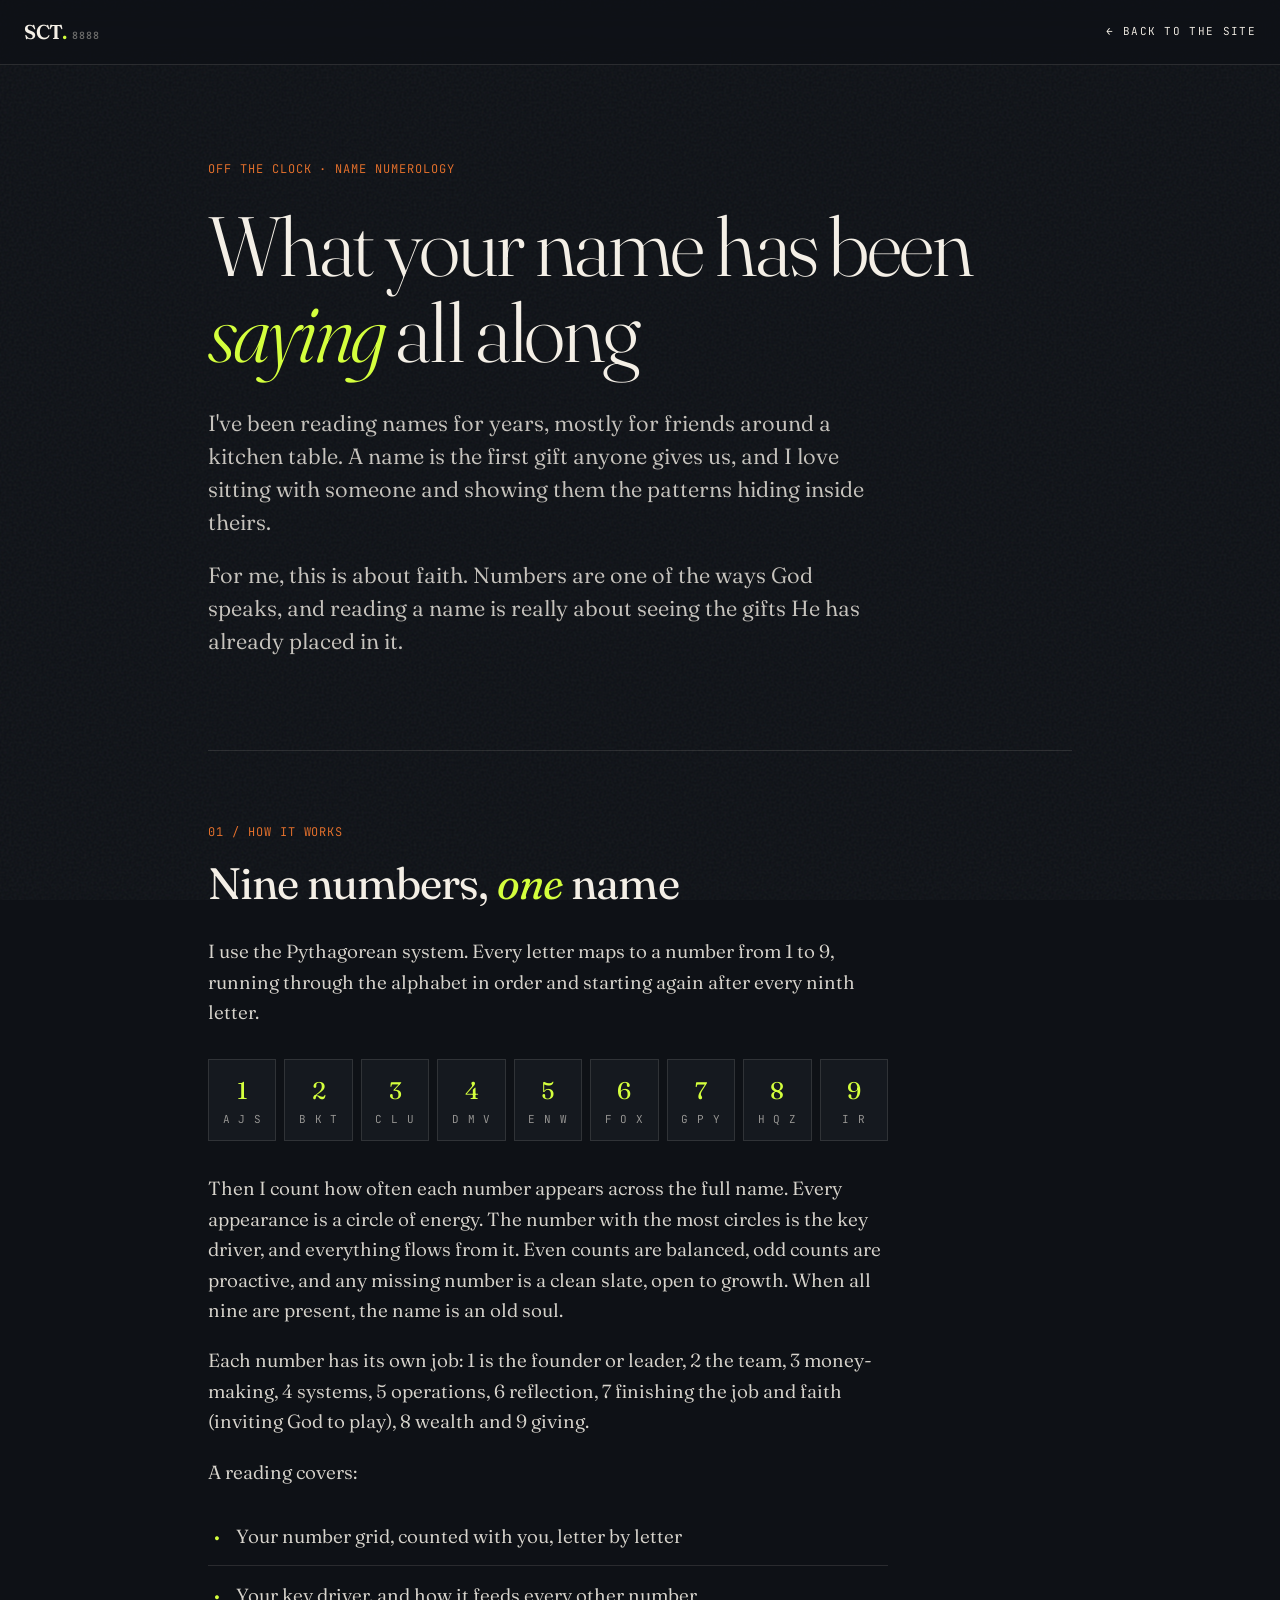
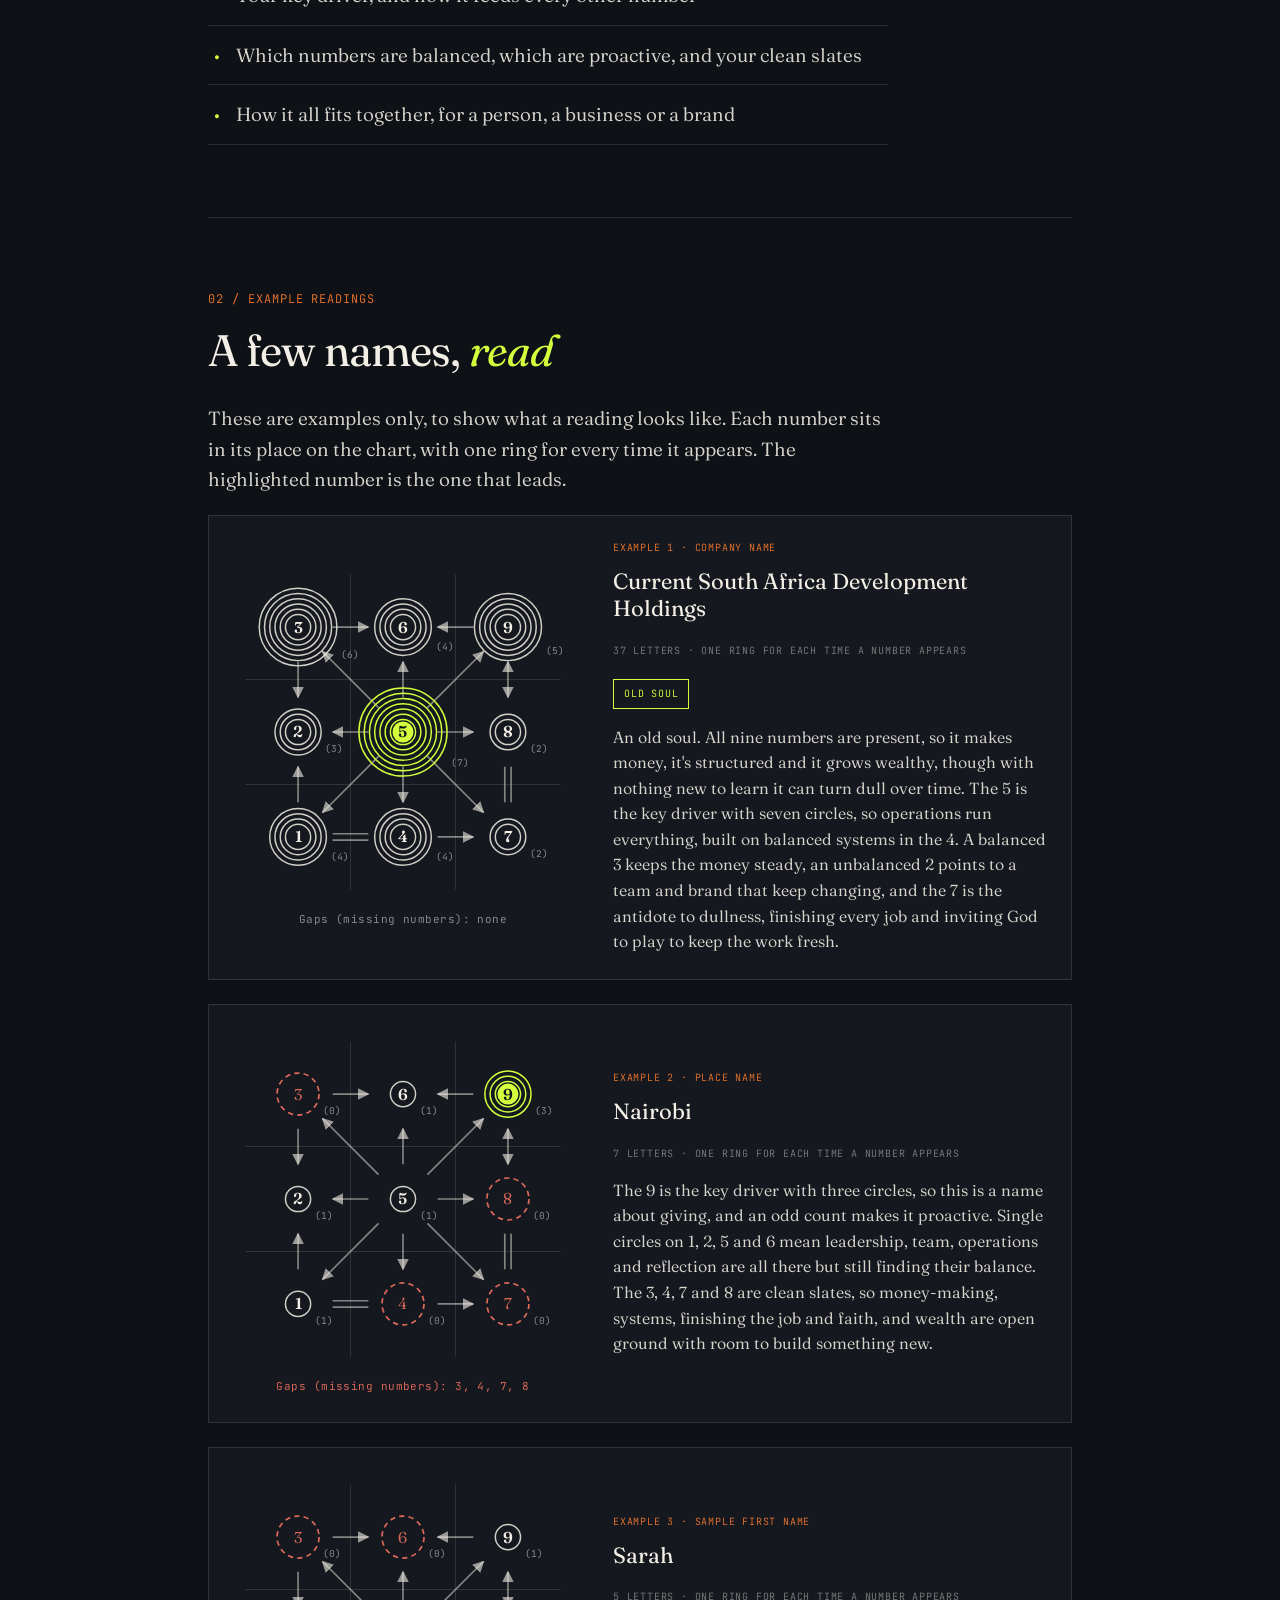
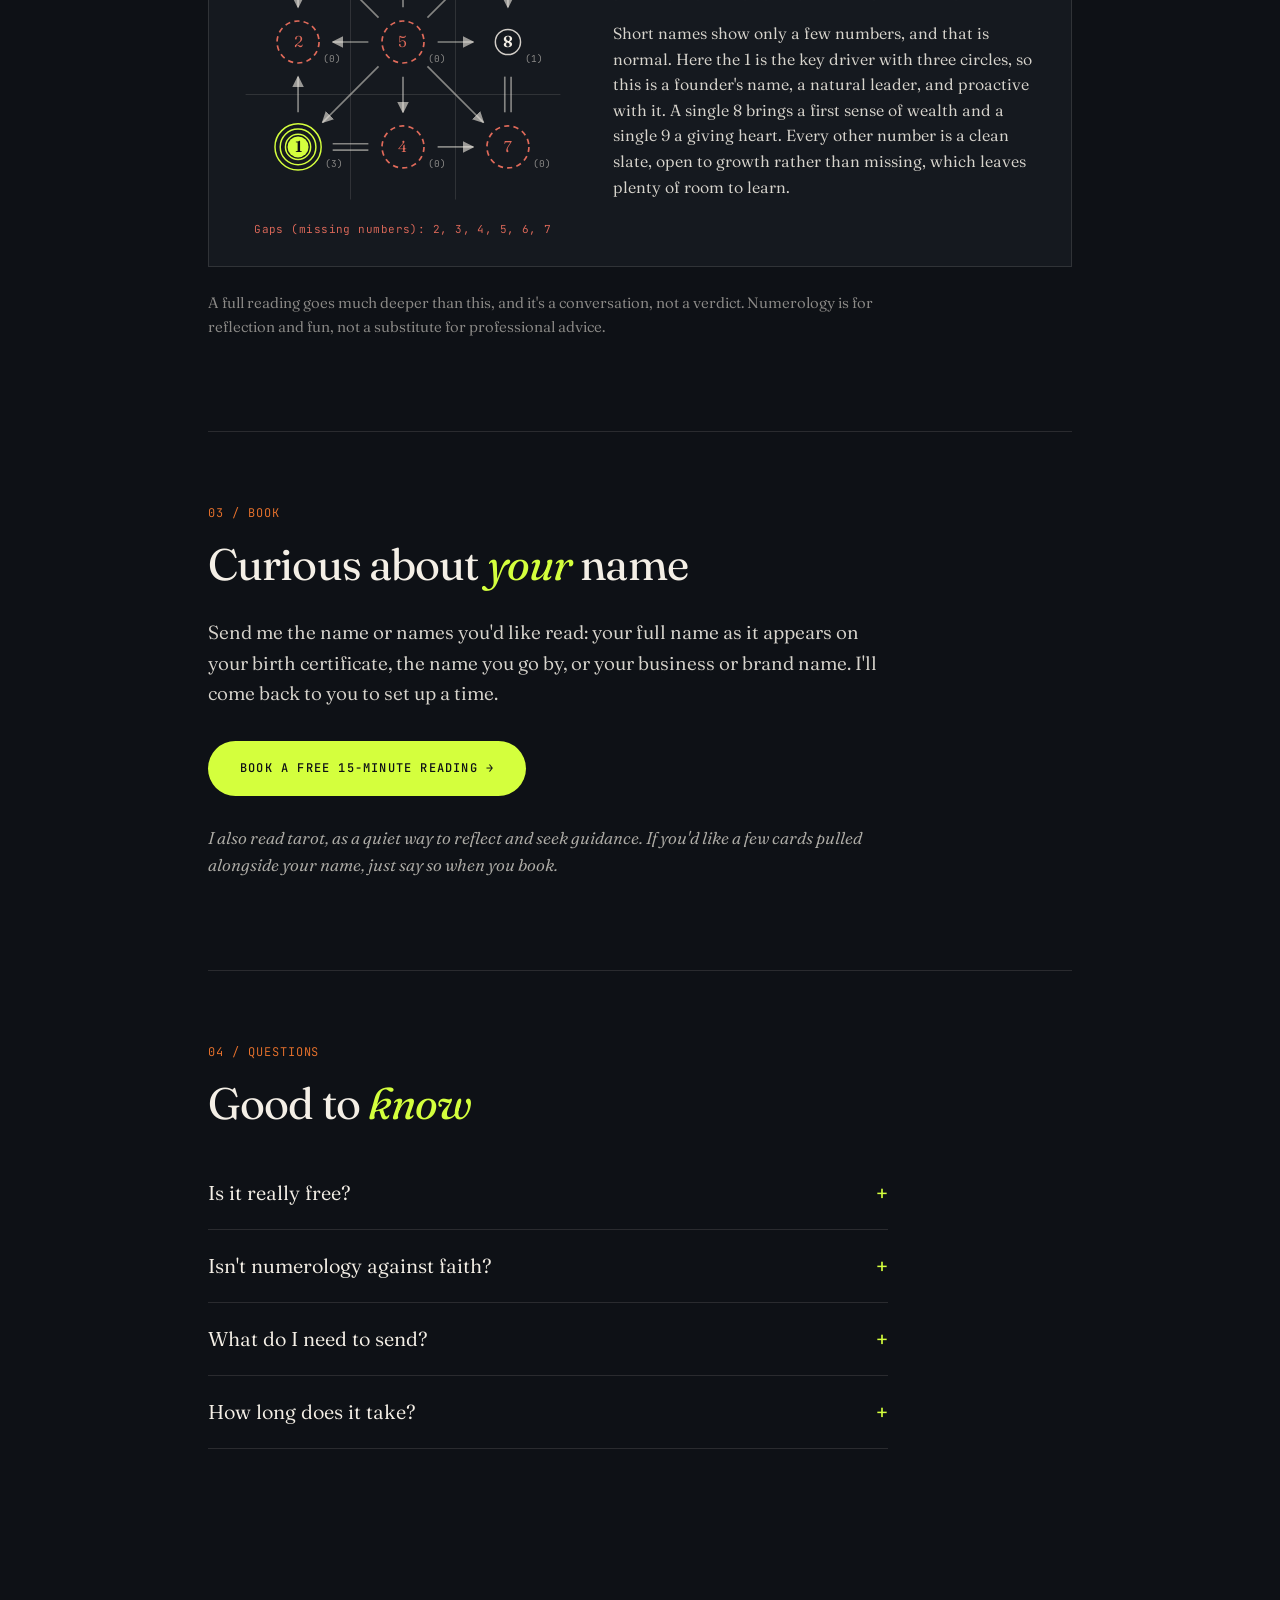
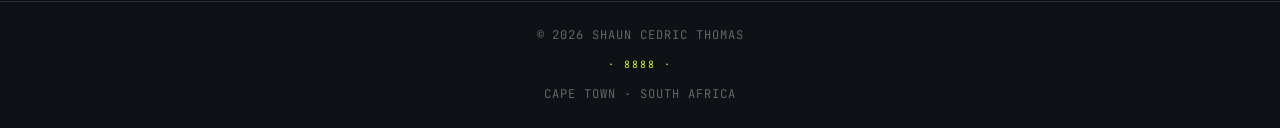
<file: numerology/index.html>
<!DOCTYPE html>
<html lang="en">
<head>
<meta charset="UTF-8" />
<meta name="viewport" content="width=device-width, initial-scale=1.0" />
<meta name="color-scheme" content="dark" />
<meta name="theme-color" content="#0E1116" />
<title>Name numerology readings | Shaun Cedric Thomas</title>
<meta name="description" content="Free 15-minute name numerology readings with Shaun Cedric Thomas, using the Pythagorean system." />
<link rel="canonical" href="https://shauncedricthomas.com/numerology/" />
<link rel="icon" type="image/png" sizes="32x32" href="../images/favicon-32.png" />
<link rel="apple-touch-icon" sizes="180x180" href="../images/apple-touch-icon.png" />
<link rel="preconnect" href="https://fonts.googleapis.com">
<link rel="preconnect" href="https://fonts.gstatic.com" crossorigin>
<link href="https://fonts.googleapis.com/css2?family=Fraunces:ital,opsz,wght@0,9..144,300..900;1,9..144,300..900&family=JetBrains+Mono:wght@400;500&display=swap" rel="stylesheet">
<style>
  :root { --ink:#0E1116; --paper:#F4EFE6; --acid:#D4FF3D; --amber:#E8722C; --line:rgba(244,239,230,0.12); color-scheme: dark; }
  * { box-sizing: border-box; margin: 0; padding: 0; }
  html { scroll-behavior: smooth; background: #0E1116; }
  body { background: var(--ink) !important; color: var(--paper) !important; font-family: 'Fraunces', Georgia, serif; font-weight: 350; font-size: 19px; line-height: 1.6; overflow-x: hidden; -webkit-font-smoothing: antialiased; }
  body::before { content:''; position:fixed; inset:0; pointer-events:none; z-index:1; opacity:0.06; background-image:url("data:image/svg+xml;utf8,<svg viewBox='0 0 400 400' xmlns='http://www.w3.org/2000/svg'><filter id='n'><feTurbulence type='fractalNoise' baseFrequency='0.9'/></filter><rect width='100%25' height='100%25' filter='url(%23n)'/></svg>"); }
  .mono { font-family: 'JetBrains Mono', monospace; font-size: 12px; letter-spacing: 0.08em; text-transform: uppercase; }
  nav { position: fixed; top:0; left:0; right:0; z-index:100; padding: 24px 48px; display:flex; justify-content:space-between; align-items:center; backdrop-filter: blur(12px); background: rgba(14,17,22,0.7); border-bottom: 1px solid var(--line); }
  .logo { font-family: 'Fraunces', serif; font-weight: 600; font-size: 20px; letter-spacing: -0.02em; color: var(--paper); text-decoration: none; }
  .logo span { color: var(--acid); }
  .logo small { font-family: 'JetBrains Mono', monospace; font-size: 10px; color: rgba(244,239,230,0.4); margin-left: 6px; letter-spacing: 0.1em; }
  .back-link { color: var(--paper); text-decoration: none; font-family: 'JetBrains Mono', monospace; font-size: 11px; letter-spacing: 0.12em; text-transform: uppercase; transition: color 0.3s ease; }
  .back-link:hover { color: var(--acid); }
  footer { padding: 32px 48px; border-top: 1px solid var(--line); display: flex; justify-content: space-between; align-items: center; color: rgba(244,239,230,0.4); position: relative; z-index: 2; }
  .signature { color: var(--acid); font-family: 'JetBrains Mono', monospace; font-size: 10px; letter-spacing: 0.2em; }
    nav { padding: 16px 24px; }
    footer { padding: 24px; flex-direction: column; gap: 12px; text-align: center; }
  nav { justify-content: space-between; }
  main { max-width: 960px; margin: 0 auto; padding: 160px 48px 80px; position: relative; z-index: 2; }
  .eyebrow { color: var(--amber); margin-bottom: 24px; display: block; }
  h1 { font-family: 'Fraunces', serif; font-weight: 300; font-size: clamp(44px, 7vw, 84px); line-height: 1.02; letter-spacing: -0.03em; margin-bottom: 32px; }
  h1 em, h2 em { font-style: italic; color: var(--acid); }
  .intro { font-size: 22px; line-height: 1.5; color: rgba(244,239,230,0.8); max-width: 680px; }
  section { padding: 72px 0; border-top: 1px solid var(--line); }
  section:first-of-type { border-top: 0; padding-top: 0; }
  .section-num { color: var(--amber); margin-bottom: 16px; display: block; }
  h2 { font-family: 'Fraunces', serif; font-weight: 400; font-size: clamp(30px, 4vw, 44px); line-height: 1.15; letter-spacing: -0.02em; margin-bottom: 28px; }
  section p { max-width: 680px; color: rgba(244,239,230,0.88); margin-bottom: 20px; }
  .map { display: grid; grid-template-columns: repeat(9, 1fr); gap: 8px; margin: 32px 0; max-width: 680px; }
  .map div { border: 1px solid var(--line); padding: 12px 6px; text-align: center; background: #15191F; }
  .map b { display: block; font-family: 'Fraunces', serif; font-weight: 400; font-size: 24px; color: var(--acid); }
  .map span { font-family: 'JetBrains Mono', monospace; font-size: 11px; color: rgba(244,239,230,0.6); letter-spacing: 0.08em; line-height: 1.6; display: block; }
  .covers { list-style: none; max-width: 680px; }
  .covers li { padding: 14px 0 14px 28px; border-bottom: 1px solid var(--line); position: relative; color: rgba(244,239,230,0.88); }
  .covers li::before { content: '·'; position: absolute; left: 6px; color: var(--acid); font-weight: 700; }
  .examples { display: grid; grid-template-columns: 1fr; gap: 24px; margin-top: 16px; }
  .example { border: 1px solid var(--line); background: #15191F; padding: 24px; transition: transform 0.4s ease, border-color 0.4s ease; }
  .example:hover { transform: translateY(-4px); border-color: var(--acid); }
  .example-label { color: var(--amber); font-size: 10px; margin-bottom: 12px; }
  .example h3 { font-family: 'Fraunces', serif; font-weight: 400; font-size: 22px; line-height: 1.25; margin-bottom: 20px; }
  .example { display: grid; grid-template-columns: 340px 1fr; gap: 40px; align-items: center; }
  .nchart { width: 100%; height: auto; display: block; font-family: 'Fraunces', serif; }
  .nchart .div { stroke: rgba(244,239,230,0.12); stroke-width: 1; fill: none; }
  .nchart .ln { stroke: rgba(244,239,230,0.5); stroke-width: 1.6; }
  .nchart .hd { fill: rgba(244,239,230,0.6); }
  .nchart .rg { fill: none; stroke: rgba(244,239,230,0.85); stroke-width: 1.4; }
  .nchart .rg.lead { stroke: var(--acid); }
  .nchart .fill { fill: var(--acid); }
  .nchart text { text-anchor: middle; dominant-baseline: central; }
  .nchart .n { fill: var(--paper); font-size: 15px; font-weight: 600; }
  .nchart .n.lead { fill: var(--ink); }
  .nchart .gap { fill: none; stroke: #E06A5A; stroke-width: 1.6; stroke-dasharray: 5 4; }
  .nchart .gapn { fill: #E06A5A; font-size: 15px; }
  .nchart .ct { font-family: 'JetBrains Mono', monospace; font-size: 9px; fill: rgba(244,239,230,0.55); }
  .nchart .cap { font-family: 'JetBrains Mono', monospace; font-size: 10.5px; letter-spacing: 0.04em; fill: rgba(244,239,230,0.55); }
  .nchart .cap.has { fill: #E06A5A; }
  .example .letters { color: rgba(244,239,230,0.45); font-size: 10px; margin: 12px 0 16px; line-height: 1.6; }
  .soul { display: inline-block; border: 1px solid var(--acid); color: var(--acid); padding: 6px 10px; font-size: 10px; margin-bottom: 16px; }
  .tarot { font-size: 17px; color: rgba(244,239,230,0.7); margin-top: 28px; font-style: italic; }
  .example p { font-size: 16px; line-height: 1.6; margin: 0; }
  .note { font-size: 15px; color: rgba(244,239,230,0.55); margin-top: 24px; }
  .cta { text-align: left; }
  .cta-button { display: inline-flex; align-items: center; gap: 12px; padding: 18px 32px; border-radius: 100px; background: var(--acid); color: var(--ink); text-decoration: none; font-family: 'JetBrains Mono', monospace; font-size: 12px; letter-spacing: 0.1em; text-transform: uppercase; font-weight: 500; transition: transform 0.3s ease; margin-top: 12px; }
  .cta-button:hover { transform: translateY(-2px); }
  details { border-bottom: 1px solid var(--line); max-width: 680px; }
  summary { cursor: pointer; padding: 20px 0; font-size: 20px; list-style: none; display: flex; justify-content: space-between; gap: 16px; }
  summary::-webkit-details-marker { display: none; }
  summary::after { content: '+'; color: var(--acid); font-family: 'JetBrains Mono', monospace; }
  details[open] summary::after { content: '−'; }
  details p { padding-bottom: 20px; margin: 0; font-size: 17px; }
  @media (max-width: 880px) { .example { grid-template-columns: 1fr; gap: 20px; } .ex-chart { max-width: 360px; width: 100%; margin: 0 auto; } }
  @media (max-width: 720px) {
    nav { padding: 16px 24px; }
    main { padding: 120px 24px 60px; }
    .intro { font-size: 18px; }
    section { padding: 56px 0; }
    .map { grid-template-columns: repeat(3, 1fr); }
    footer { padding: 24px; flex-direction: column; gap: 12px; text-align: center; }
  }

</style>
</head>
<body>
<nav><a href="../" class="logo">SCT<span>.</span><small>8888</small></a><a href="../#off-clock" class="back-link">← Back to the site</a></nav>
<main>
  <section class="hero" aria-labelledby="hero-heading">
    <span class="mono eyebrow">Off the clock · Name numerology</span>
    <h1 id="hero-heading">What your name has been <em>saying</em> all along</h1>
    <p class="intro">I've been reading names for years, mostly for friends around a kitchen table. A name is the first gift anyone gives us, and I love sitting with someone and showing them the patterns hiding inside theirs.</p>
    <p class="intro">For me, this is about faith. Numbers are one of the ways God speaks, and reading a name is really about seeing the gifts He has already placed in it.</p>
  </section>

  <section aria-labelledby="how-heading">
    <span class="mono section-num">01 / How it works</span>
    <h2 id="how-heading">Nine numbers, <em>one</em> name</h2>
    <p>I use the Pythagorean system. Every letter maps to a number from 1 to 9, running through the alphabet in order and starting again after every ninth letter.</p>
    <div class="map" aria-label="Pythagorean letter chart">
      <div><b>1</b><span>A J S</span></div><div><b>2</b><span>B K T</span></div><div><b>3</b><span>C L U</span></div>
      <div><b>4</b><span>D M V</span></div><div><b>5</b><span>E N W</span></div><div><b>6</b><span>F O X</span></div>
      <div><b>7</b><span>G P Y</span></div><div><b>8</b><span>H Q Z</span></div><div><b>9</b><span>I R</span></div>
    </div>
    <p>Then I count how often each number appears across the full name. Every appearance is a circle of energy. The number with the most circles is the key driver, and everything flows from it. Even counts are balanced, odd counts are proactive, and any missing number is a clean slate, open to growth. When all nine are present, the name is an old soul.</p>
    <p>Each number has its own job: 1 is the founder or leader, 2 the team, 3 money-making, 4 systems, 5 operations, 6 reflection, 7 finishing the job and faith (inviting God to play), 8 wealth and 9 giving.</p>
    <p>A reading covers:</p>
    <ul class="covers">
      <li>Your number grid, counted with you, letter by letter</li>
      <li>Your key driver, and how it feeds every other number</li>
      <li>Which numbers are balanced, which are proactive, and your clean slates</li>
      <li>How it all fits together, for a person, a business or a brand</li>
    </ul>
  </section>

  <section aria-labelledby="examples-heading">
    <span class="mono section-num">02 / Example readings</span>
    <h2 id="examples-heading">A few names, <em>read</em></h2>
    <p>These are examples only, to show what a reading looks like. Each number sits in its place on the chart, with one ring for every time it appears. The highlighted number is the one that leads.</p>
    <div class="examples">
      <article class="example"><div class="ex-chart"><svg class="nchart" viewBox="-12 -12 324 352" role="img" aria-label="Number chart for Current South Africa Development Holdings. One: 4; Two: 3; Three: 6; Four: 4; Five: 7; Six: 4; Seven: 2; Eight: 2; Nine: 5. Gaps (missing numbers): none"><defs><marker id="ah" viewBox="0 0 10 10" refX="9" refY="5" markerWidth="7" markerHeight="7" orient="auto"><path d="M0 0L10 5L0 10z" class="hd"/></marker><marker id="ahs" viewBox="0 0 10 10" refX="9" refY="5" markerWidth="7" markerHeight="7" orient="auto-start-reverse"><path d="M0 0L10 5L0 10z" class="hd"/></marker></defs><path class="div" d="M100 0V300M200 0V300M0 100H300M0 200H300"/><line class="ln" x1="126.7" y1="126.7" x2="73.3" y2="73.3" marker-end="url(#ah)"/><line class="ln" x1="173.3" y1="126.7" x2="226.7" y2="73.3" marker-end="url(#ah)"/><line class="ln" x1="117.0" y1="150.0" x2="83.0" y2="150.0" marker-end="url(#ah)"/><line class="ln" x1="183.0" y1="150.0" x2="217.0" y2="150.0" marker-end="url(#ah)"/><line class="ln" x1="150.0" y1="183.0" x2="150.0" y2="217.0" marker-end="url(#ah)"/><line class="ln" x1="173.3" y1="173.3" x2="226.7" y2="226.7" marker-end="url(#ah)"/><line class="ln" x1="150.0" y1="117.0" x2="150.0" y2="83.0" marker-end="url(#ah)"/><line class="ln" x1="126.7" y1="173.3" x2="73.3" y2="226.7" marker-end="url(#ah)"/><line class="ln" x1="83.0" y1="50.0" x2="117.0" y2="50.0" marker-end="url(#ah)"/><line class="ln" x1="217.0" y1="50.0" x2="183.0" y2="50.0" marker-end="url(#ah)"/><line class="ln" x1="50.0" y1="83.0" x2="50.0" y2="117.0" marker-end="url(#ah)"/><line class="ln" x1="50.0" y1="217.0" x2="50.0" y2="183.0" marker-end="url(#ah)"/><line class="ln" x1="183.0" y1="250.0" x2="217.0" y2="250.0" marker-end="url(#ah)"/><line class="ln" x1="250.0" y1="83.0" x2="250.0" y2="117.0" marker-end="url(#ah)" marker-start="url(#ahs)"/><line class="ln" x1="83.0" y1="253.0" x2="117.0" y2="253.0"/><line class="ln" x1="83.0" y1="247.0" x2="117.0" y2="247.0"/><line class="ln" x1="247.0" y1="183.0" x2="247.0" y2="217.0"/><line class="ln" x1="253.0" y1="183.0" x2="253.0" y2="217.0"/><circle class="rg" cx="50" cy="250" r="12"/><circle class="rg" cx="50" cy="250" r="17"/><circle class="rg" cx="50" cy="250" r="22"/><circle class="rg" cx="50" cy="250" r="27"/><text class="n" x="50" y="250">1</text><text class="ct" x="81" y="269" style="text-anchor:start">(4)</text><circle class="rg" cx="50" cy="150" r="12"/><circle class="rg" cx="50" cy="150" r="17"/><circle class="rg" cx="50" cy="150" r="22"/><text class="n" x="50" y="150">2</text><text class="ct" x="76" y="166" style="text-anchor:start">(3)</text><circle class="rg" cx="50" cy="50" r="12"/><circle class="rg" cx="50" cy="50" r="17"/><circle class="rg" cx="50" cy="50" r="22"/><circle class="rg" cx="50" cy="50" r="27"/><circle class="rg" cx="50" cy="50" r="32"/><circle class="rg" cx="50" cy="50" r="37"/><text class="n" x="50" y="50">3</text><text class="ct" x="91" y="76" style="text-anchor:start">(6)</text><circle class="rg" cx="150" cy="250" r="12"/><circle class="rg" cx="150" cy="250" r="17"/><circle class="rg" cx="150" cy="250" r="22"/><circle class="rg" cx="150" cy="250" r="27"/><text class="n" x="150" y="250">4</text><text class="ct" x="181" y="269" style="text-anchor:start">(4)</text><circle class="rg lead" cx="150" cy="150" r="12"/><circle class="rg lead" cx="150" cy="150" r="17"/><circle class="rg lead" cx="150" cy="150" r="22"/><circle class="rg lead" cx="150" cy="150" r="27"/><circle class="rg lead" cx="150" cy="150" r="32"/><circle class="rg lead" cx="150" cy="150" r="37"/><circle class="rg lead" cx="150" cy="150" r="42"/><circle class="fill" cx="150" cy="150" r="10"/><text class="n lead" x="150" y="150">5</text><text class="ct" x="196" y="179" style="text-anchor:start">(7)</text><circle class="rg" cx="150" cy="50" r="12"/><circle class="rg" cx="150" cy="50" r="17"/><circle class="rg" cx="150" cy="50" r="22"/><circle class="rg" cx="150" cy="50" r="27"/><text class="n" x="150" y="50">6</text><text class="ct" x="181" y="69" style="text-anchor:start">(4)</text><circle class="rg" cx="250" cy="250" r="12"/><circle class="rg" cx="250" cy="250" r="17"/><text class="n" x="250" y="250">7</text><text class="ct" x="271" y="266" style="text-anchor:start">(2)</text><circle class="rg" cx="250" cy="150" r="12"/><circle class="rg" cx="250" cy="150" r="17"/><text class="n" x="250" y="150">8</text><text class="ct" x="271" y="166" style="text-anchor:start">(2)</text><circle class="rg" cx="250" cy="50" r="12"/><circle class="rg" cx="250" cy="50" r="17"/><circle class="rg" cx="250" cy="50" r="22"/><circle class="rg" cx="250" cy="50" r="27"/><circle class="rg" cx="250" cy="50" r="32"/><text class="n" x="250" y="50">9</text><text class="ct" x="286" y="72" style="text-anchor:start">(5)</text><text class="cap" x="150" y="328">Gaps (missing numbers): none</text></svg></div><div class="ex-body">
        <div class="mono example-label">Example 1 · Company name</div>
        <h3>Current South Africa Development Holdings</h3>
        <p class="mono letters">37 letters · one ring for each time a number appears</p><span class="mono soul">Old soul</span>
        <p>An old soul. All nine numbers are present, so it makes money, it's structured and it grows wealthy, though with nothing new to learn it can turn dull over time. The 5 is the key driver with seven circles, so operations run everything, built on balanced systems in the 4. A balanced 3 keeps the money steady, an unbalanced 2 points to a team and brand that keep changing, and the 7 is the antidote to dullness, finishing every job and inviting God to play to keep the work fresh.</p></div>
      </article>
      <article class="example"><div class="ex-chart"><svg class="nchart" viewBox="-12 -12 324 352" role="img" aria-label="Number chart for Nairobi. One: 1; Two: 1; Three: 0; Four: 0; Five: 1; Six: 1; Seven: 0; Eight: 0; Nine: 3. Gaps (missing numbers): 3, 4, 7, 8"><defs><marker id="ah" viewBox="0 0 10 10" refX="9" refY="5" markerWidth="7" markerHeight="7" orient="auto"><path d="M0 0L10 5L0 10z" class="hd"/></marker><marker id="ahs" viewBox="0 0 10 10" refX="9" refY="5" markerWidth="7" markerHeight="7" orient="auto-start-reverse"><path d="M0 0L10 5L0 10z" class="hd"/></marker></defs><path class="div" d="M100 0V300M200 0V300M0 100H300M0 200H300"/><line class="ln" x1="126.7" y1="126.7" x2="73.3" y2="73.3" marker-end="url(#ah)"/><line class="ln" x1="173.3" y1="126.7" x2="226.7" y2="73.3" marker-end="url(#ah)"/><line class="ln" x1="117.0" y1="150.0" x2="83.0" y2="150.0" marker-end="url(#ah)"/><line class="ln" x1="183.0" y1="150.0" x2="217.0" y2="150.0" marker-end="url(#ah)"/><line class="ln" x1="150.0" y1="183.0" x2="150.0" y2="217.0" marker-end="url(#ah)"/><line class="ln" x1="173.3" y1="173.3" x2="226.7" y2="226.7" marker-end="url(#ah)"/><line class="ln" x1="150.0" y1="117.0" x2="150.0" y2="83.0" marker-end="url(#ah)"/><line class="ln" x1="126.7" y1="173.3" x2="73.3" y2="226.7" marker-end="url(#ah)"/><line class="ln" x1="83.0" y1="50.0" x2="117.0" y2="50.0" marker-end="url(#ah)"/><line class="ln" x1="217.0" y1="50.0" x2="183.0" y2="50.0" marker-end="url(#ah)"/><line class="ln" x1="50.0" y1="83.0" x2="50.0" y2="117.0" marker-end="url(#ah)"/><line class="ln" x1="50.0" y1="217.0" x2="50.0" y2="183.0" marker-end="url(#ah)"/><line class="ln" x1="183.0" y1="250.0" x2="217.0" y2="250.0" marker-end="url(#ah)"/><line class="ln" x1="250.0" y1="83.0" x2="250.0" y2="117.0" marker-end="url(#ah)" marker-start="url(#ahs)"/><line class="ln" x1="83.0" y1="253.0" x2="117.0" y2="253.0"/><line class="ln" x1="83.0" y1="247.0" x2="117.0" y2="247.0"/><line class="ln" x1="247.0" y1="183.0" x2="247.0" y2="217.0"/><line class="ln" x1="253.0" y1="183.0" x2="253.0" y2="217.0"/><circle class="rg" cx="50" cy="250" r="12"/><text class="n" x="50" y="250">1</text><text class="ct" x="66" y="266" style="text-anchor:start">(1)</text><circle class="rg" cx="50" cy="150" r="12"/><text class="n" x="50" y="150">2</text><text class="ct" x="66" y="166" style="text-anchor:start">(1)</text><circle class="gap" cx="50" cy="50" r="20"/><text class="gapn" x="50" y="50">3</text><text class="ct" x="74" y="66" style="text-anchor:start">(0)</text><circle class="gap" cx="150" cy="250" r="20"/><text class="gapn" x="150" y="250">4</text><text class="ct" x="174" y="266" style="text-anchor:start">(0)</text><circle class="rg" cx="150" cy="150" r="12"/><text class="n" x="150" y="150">5</text><text class="ct" x="166" y="166" style="text-anchor:start">(1)</text><circle class="rg" cx="150" cy="50" r="12"/><text class="n" x="150" y="50">6</text><text class="ct" x="166" y="66" style="text-anchor:start">(1)</text><circle class="gap" cx="250" cy="250" r="20"/><text class="gapn" x="250" y="250">7</text><text class="ct" x="274" y="266" style="text-anchor:start">(0)</text><circle class="gap" cx="250" cy="150" r="20"/><text class="gapn" x="250" y="150">8</text><text class="ct" x="274" y="166" style="text-anchor:start">(0)</text><circle class="rg lead" cx="250" cy="50" r="12"/><circle class="rg lead" cx="250" cy="50" r="17"/><circle class="rg lead" cx="250" cy="50" r="22"/><circle class="fill" cx="250" cy="50" r="10"/><text class="n lead" x="250" y="50">9</text><text class="ct" x="276" y="66" style="text-anchor:start">(3)</text><text class="cap has" x="150" y="328">Gaps (missing numbers): 3, 4, 7, 8</text></svg></div><div class="ex-body">
        <div class="mono example-label">Example 2 · Place name</div>
        <h3>Nairobi</h3>
        <p class="mono letters">7 letters · one ring for each time a number appears</p>
        <p>The 9 is the key driver with three circles, so this is a name about giving, and an odd count makes it proactive. Single circles on 1, 2, 5 and 6 mean leadership, team, operations and reflection are all there but still finding their balance. The 3, 4, 7 and 8 are clean slates, so money-making, systems, finishing the job and faith, and wealth are open ground with room to build something new.</p></div>
      </article>
      <article class="example"><div class="ex-chart"><svg class="nchart" viewBox="-12 -12 324 352" role="img" aria-label="Number chart for Sarah. One: 3; Two: 0; Three: 0; Four: 0; Five: 0; Six: 0; Seven: 0; Eight: 1; Nine: 1. Gaps (missing numbers): 2, 3, 4, 5, 6, 7"><defs><marker id="ah" viewBox="0 0 10 10" refX="9" refY="5" markerWidth="7" markerHeight="7" orient="auto"><path d="M0 0L10 5L0 10z" class="hd"/></marker><marker id="ahs" viewBox="0 0 10 10" refX="9" refY="5" markerWidth="7" markerHeight="7" orient="auto-start-reverse"><path d="M0 0L10 5L0 10z" class="hd"/></marker></defs><path class="div" d="M100 0V300M200 0V300M0 100H300M0 200H300"/><line class="ln" x1="126.7" y1="126.7" x2="73.3" y2="73.3" marker-end="url(#ah)"/><line class="ln" x1="173.3" y1="126.7" x2="226.7" y2="73.3" marker-end="url(#ah)"/><line class="ln" x1="117.0" y1="150.0" x2="83.0" y2="150.0" marker-end="url(#ah)"/><line class="ln" x1="183.0" y1="150.0" x2="217.0" y2="150.0" marker-end="url(#ah)"/><line class="ln" x1="150.0" y1="183.0" x2="150.0" y2="217.0" marker-end="url(#ah)"/><line class="ln" x1="173.3" y1="173.3" x2="226.7" y2="226.7" marker-end="url(#ah)"/><line class="ln" x1="150.0" y1="117.0" x2="150.0" y2="83.0" marker-end="url(#ah)"/><line class="ln" x1="126.7" y1="173.3" x2="73.3" y2="226.7" marker-end="url(#ah)"/><line class="ln" x1="83.0" y1="50.0" x2="117.0" y2="50.0" marker-end="url(#ah)"/><line class="ln" x1="217.0" y1="50.0" x2="183.0" y2="50.0" marker-end="url(#ah)"/><line class="ln" x1="50.0" y1="83.0" x2="50.0" y2="117.0" marker-end="url(#ah)"/><line class="ln" x1="50.0" y1="217.0" x2="50.0" y2="183.0" marker-end="url(#ah)"/><line class="ln" x1="183.0" y1="250.0" x2="217.0" y2="250.0" marker-end="url(#ah)"/><line class="ln" x1="250.0" y1="83.0" x2="250.0" y2="117.0" marker-end="url(#ah)" marker-start="url(#ahs)"/><line class="ln" x1="83.0" y1="253.0" x2="117.0" y2="253.0"/><line class="ln" x1="83.0" y1="247.0" x2="117.0" y2="247.0"/><line class="ln" x1="247.0" y1="183.0" x2="247.0" y2="217.0"/><line class="ln" x1="253.0" y1="183.0" x2="253.0" y2="217.0"/><circle class="rg lead" cx="50" cy="250" r="12"/><circle class="rg lead" cx="50" cy="250" r="17"/><circle class="rg lead" cx="50" cy="250" r="22"/><circle class="fill" cx="50" cy="250" r="10"/><text class="n lead" x="50" y="250">1</text><text class="ct" x="76" y="266" style="text-anchor:start">(3)</text><circle class="gap" cx="50" cy="150" r="20"/><text class="gapn" x="50" y="150">2</text><text class="ct" x="74" y="166" style="text-anchor:start">(0)</text><circle class="gap" cx="50" cy="50" r="20"/><text class="gapn" x="50" y="50">3</text><text class="ct" x="74" y="66" style="text-anchor:start">(0)</text><circle class="gap" cx="150" cy="250" r="20"/><text class="gapn" x="150" y="250">4</text><text class="ct" x="174" y="266" style="text-anchor:start">(0)</text><circle class="gap" cx="150" cy="150" r="20"/><text class="gapn" x="150" y="150">5</text><text class="ct" x="174" y="166" style="text-anchor:start">(0)</text><circle class="gap" cx="150" cy="50" r="20"/><text class="gapn" x="150" y="50">6</text><text class="ct" x="174" y="66" style="text-anchor:start">(0)</text><circle class="gap" cx="250" cy="250" r="20"/><text class="gapn" x="250" y="250">7</text><text class="ct" x="274" y="266" style="text-anchor:start">(0)</text><circle class="rg" cx="250" cy="150" r="12"/><text class="n" x="250" y="150">8</text><text class="ct" x="266" y="166" style="text-anchor:start">(1)</text><circle class="rg" cx="250" cy="50" r="12"/><text class="n" x="250" y="50">9</text><text class="ct" x="266" y="66" style="text-anchor:start">(1)</text><text class="cap has" x="150" y="328">Gaps (missing numbers): 2, 3, 4, 5, 6, 7</text></svg></div><div class="ex-body">
        <div class="mono example-label">Example 3 · Sample first name</div>
        <h3>Sarah</h3>
        <p class="mono letters">5 letters · one ring for each time a number appears</p>
        <p>Short names show only a few numbers, and that is normal. Here the 1 is the key driver with three circles, so this is a founder's name, a natural leader, and proactive with it. A single 8 brings a first sense of wealth and a single 9 a giving heart. Every other number is a clean slate, open to growth rather than missing, which leaves plenty of room to learn.</p></div>
      </article>
    </div>
    <p class="note">A full reading goes much deeper than this, and it's a conversation, not a verdict. Numerology is for reflection and fun, not a substitute for professional advice.</p>
  </section>

  <section class="cta" aria-labelledby="cta-heading">
    <span class="mono section-num">03 / Book</span>
    <h2 id="cta-heading">Curious about <em>your</em> name</h2>
    <p>Send me the name or names you'd like read: your full name as it appears on your birth certificate, the name you go by, or your business or brand name. I'll come back to you to set up a time.</p>
    <a class="cta-button" href="mailto:shaunthomasconsulting@gmail.com?subject=Free%20numerology%20reading&body=Hi%20Shaun%2C%0A%0AThe%20name(s)%20I%27d%20like%20read%3A%0A%0A">Book a free 15-minute reading →</a>
    <p class="tarot">I also read tarot, as a quiet way to reflect and seek guidance. If you'd like a few cards pulled alongside your name, just say so when you book.</p>
  </section>

  <section aria-labelledby="faq-heading">
    <span class="mono section-num">04 / Questions</span>
    <h2 id="faq-heading">Good to <em>know</em></h2>
    <details>
      <summary>Is it really free?</summary>
      <p>Yes. It's 15 minutes, there's no payment and no catch. I do it because I enjoy it.</p>
    </details>
    <details>
      <summary>Isn't numerology against faith?</summary>
      <p>I understand why people ask. For me it's the opposite. It's rooted in my faith and it's one of the ways I connect with God. It isn't fortune telling and there's nothing dark about it. It's a space for reflection, and it's never a substitute for professional advice.</p>
    </details>
    <details>
      <summary>What do I need to send?</summary>
      <p>Just the name or names you want read. For a person, the full birth name works best, plus the name you use every day if it's different. For a business, the registered name and the trading name if they differ.</p>
    </details>
    <details>
      <summary>How long does it take?</summary>
      <p>The reading itself is 15 minutes on a call. I'll usually reply within a few days to find a time that suits you.</p>
    </details>
  </section>
</main>
<footer>
  <div class="mono">© 2026 Shaun Cedric Thomas</div>
  <div class="signature mono">· 8888 ·</div>
  <div class="mono">Cape Town · South Africa</div>
</footer>
</body>
</html>
</file>
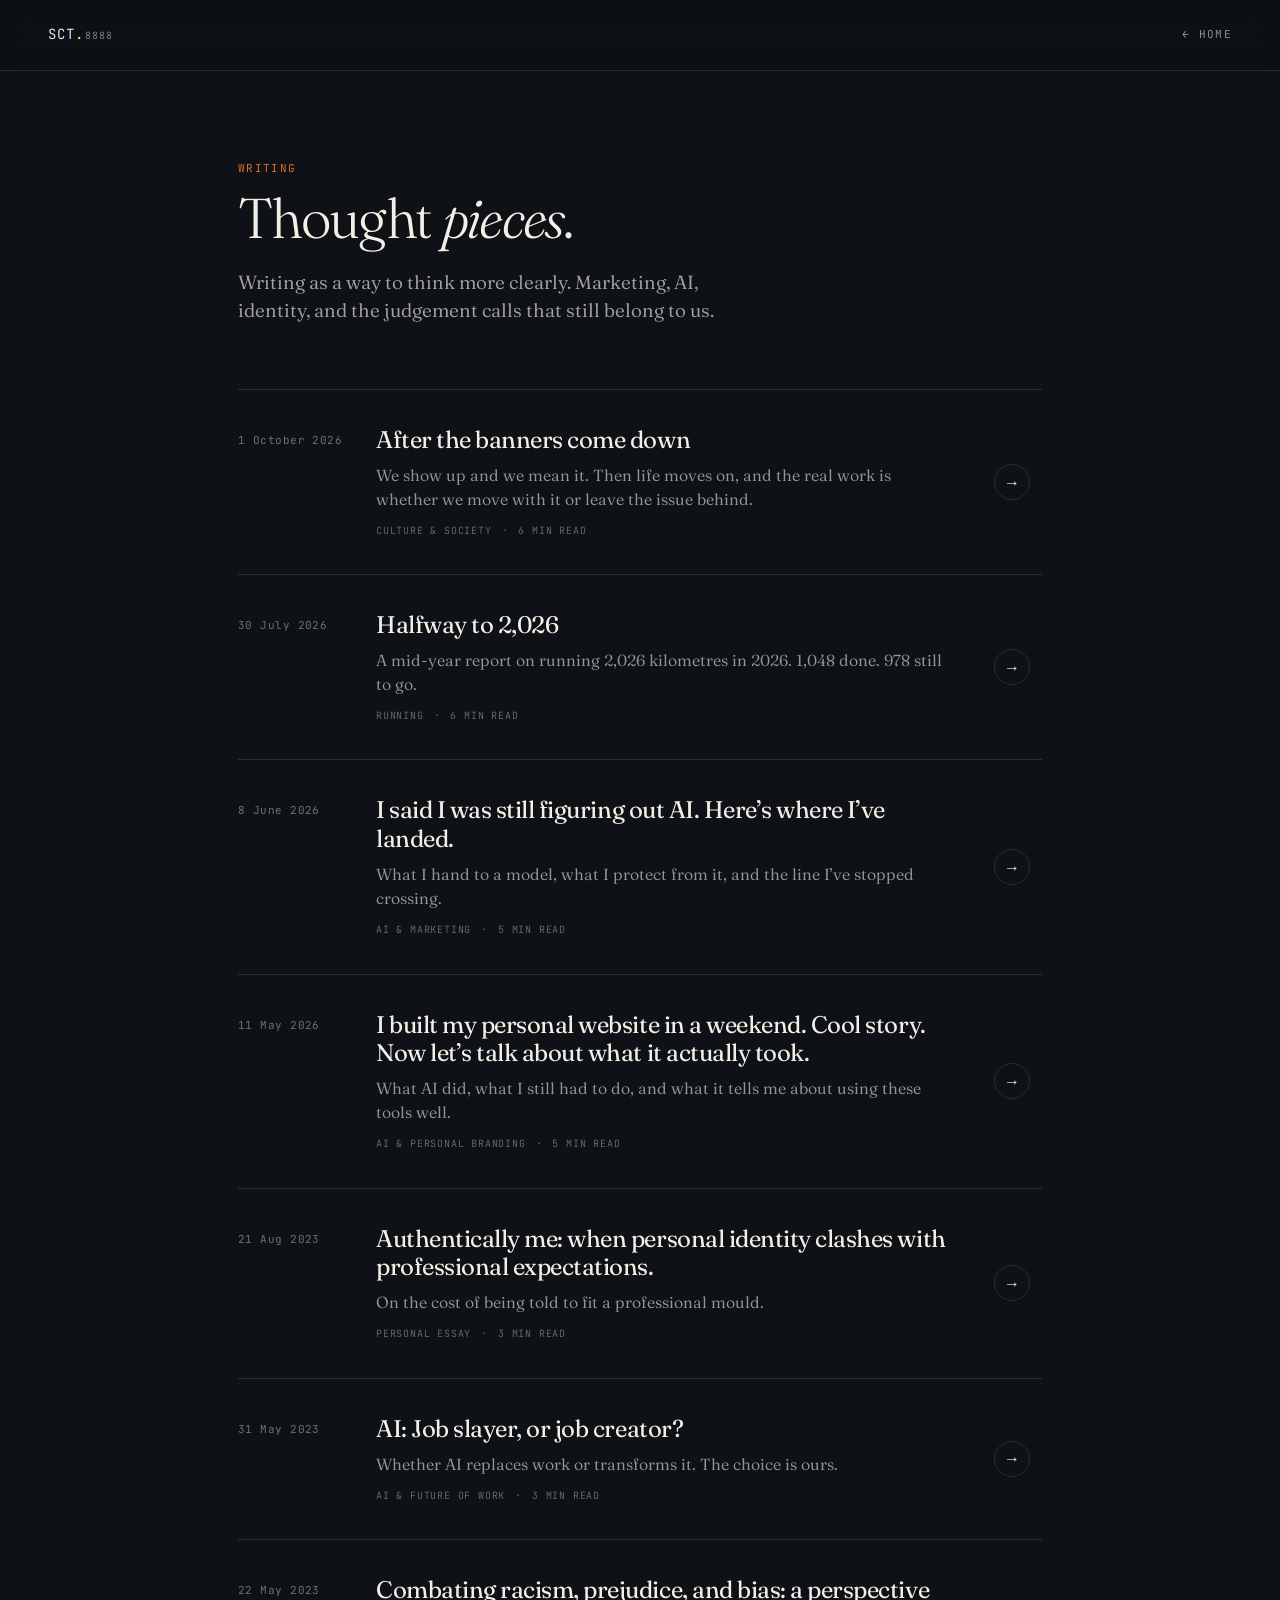
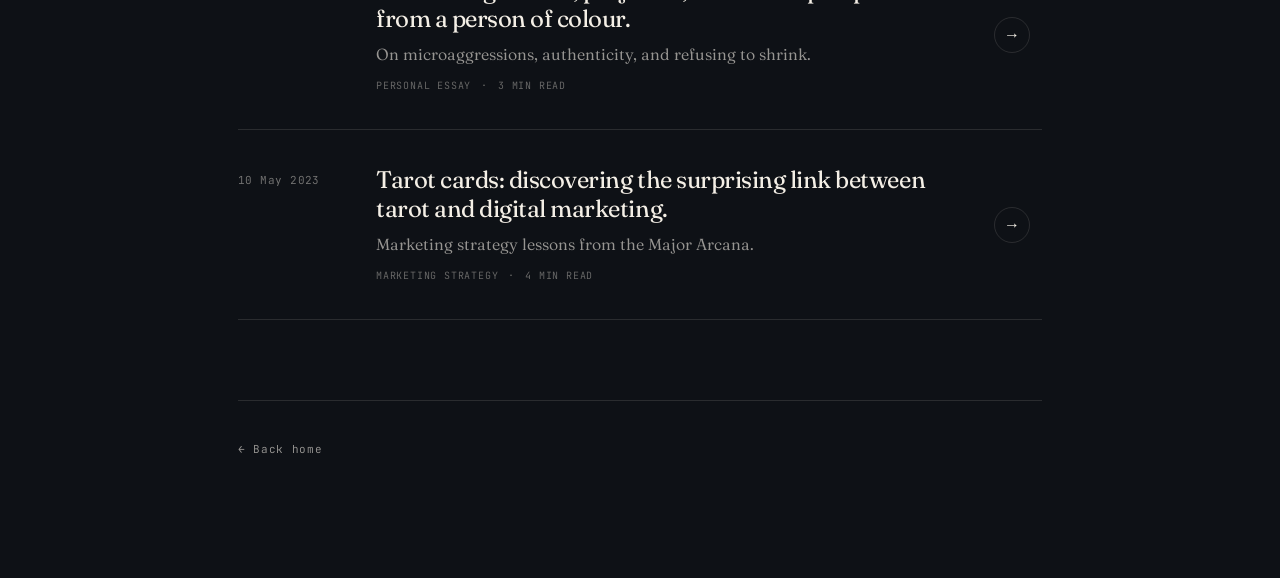
<file: writing/index.html>
<!DOCTYPE html>
<html lang="en">
<head>
  <meta charset="UTF-8" />
  <meta name="viewport" content="width=device-width, initial-scale=1.0" />
  <meta name="color-scheme" content="dark" />
  <meta name="theme-color" content="#0E1116" />
  <title>Writing · Shaun Cedric Thomas</title>
  <meta name="description" content="Thought pieces on marketing, AI, identity, and the work of thinking clearly." />
  <link rel="canonical" href="https://shauncedricthomas.com/writing/" />

  <meta property="og:title" content="Writing · Shaun Cedric Thomas" />
  <meta property="og:description" content="Thought pieces on marketing, AI, identity, and the work of thinking clearly." />
  <meta property="og:url" content="https://shauncedricthomas.com/writing/" />
  <meta property="og:type" content="website" />

  <link rel="preconnect" href="https://fonts.googleapis.com" />
  <link rel="preconnect" href="https://fonts.gstatic.com" crossorigin />
  <link href="https://fonts.googleapis.com/css2?family=Fraunces:ital,opsz,wght@0,9..144,300..900;1,9..144,300..900&family=JetBrains+Mono:wght@400;500&display=swap" rel="stylesheet" />

  <style>
    :root {
      --ink: #0E1116;
      --paper: #F4EFE6;
      --acid: #D4FF3D;
      --amber: #E8722C;
      --line: rgba(244,239,230,0.12);
      color-scheme: dark;
    }

    * { box-sizing: border-box; margin: 0; padding: 0; }
    html { scroll-behavior: smooth; background: #0E1116; }
    body {
      background: var(--ink);
      color: var(--paper);
      font-family: 'Fraunces', Georgia, serif;
      font-weight: 350;
      font-size: 17px;
      line-height: 1.55;
      -webkit-font-smoothing: antialiased;
    }

    nav {
      position: fixed;
      top: 0; left: 0; right: 0;
      z-index: 100;
      padding: 24px 48px;
      display: flex;
      justify-content: space-between;
      align-items: center;
      backdrop-filter: blur(12px);
      background: rgba(14,17,22,0.7);
      border-bottom: 1px solid var(--line);
    }
    .logo {
      font-family: 'JetBrains Mono', monospace;
      font-size: 14px;
      letter-spacing: 0.06em;
      color: var(--paper);
      text-decoration: none;
    }
    .logo span { color: var(--acid); }
    .logo small {
      font-size: 10px;
      opacity: 0.5;
      margin-left: 2px;
    }
    .nav-back {
      color: var(--paper);
      text-decoration: none;
      font-family: 'JetBrains Mono', monospace;
      font-size: 11px;
      letter-spacing: 0.12em;
      text-transform: uppercase;
      opacity: 0.6;
      transition: opacity 0.3s ease;
    }
    .nav-back:hover { opacity: 1; color: var(--acid); }

    .wrap {
      max-width: 900px;
      margin: 0 auto;
      padding: 160px 48px 120px;
    }

    .section-num {
      font-family: 'JetBrains Mono', monospace;
      font-size: 11px;
      letter-spacing: 0.12em;
      text-transform: uppercase;
      color: var(--amber);
      margin-bottom: 12px;
    }

    h1 {
      font-family: 'Fraunces', serif;
      font-weight: 300;
      font-size: clamp(36px, 5vw, 56px);
      letter-spacing: -0.03em;
      line-height: 1.05;
      margin-bottom: 20px;
    }
    h1 em { font-style: italic; font-weight: 300; }

    .intro {
      color: rgba(244,239,230,0.65);
      font-size: 19px;
      max-width: 520px;
      margin-bottom: 64px;
      line-height: 1.5;
    }

    .thought {
      display: grid;
      grid-template-columns: 110px 1fr 48px;
      gap: 28px;
      padding: 36px 0;
      border-bottom: 1px solid var(--line);
      text-decoration: none;
      color: var(--paper);
      transition: padding-left 0.35s ease;
      align-items: start;
    }
    .thought:first-child { border-top: 1px solid var(--line); }
    .thought:hover { padding-left: 12px; }
    .thought:hover h2 { color: var(--acid); }
    .thought:hover .arrow {
      background: var(--acid);
      border-color: var(--acid);
      color: var(--ink);
    }

    .thought-date {
      font-family: 'JetBrains Mono', monospace;
      font-size: 11px;
      color: rgba(244,239,230,0.45);
      letter-spacing: 0.04em;
      padding-top: 6px;
    }

    .thought h2 {
      font-family: 'Fraunces', serif;
      font-weight: 400;
      font-size: 24px;
      line-height: 1.2;
      letter-spacing: -0.02em;
      margin-bottom: 8px;
      transition: color 0.3s ease;
    }

    .lede {
      color: rgba(244,239,230,0.6);
      font-size: 16px;
      line-height: 1.5;
      margin-bottom: 12px;
      max-width: 580px;
    }

    .meta {
      font-family: 'JetBrains Mono', monospace;
      font-size: 10px;
      letter-spacing: 0.08em;
      text-transform: uppercase;
      color: rgba(244,239,230,0.4);
      display: flex;
      gap: 10px;
    }

    .arrow {
      width: 36px;
      height: 36px;
      border: 1px solid var(--line);
      border-radius: 50%;
      display: flex;
      align-items: center;
      justify-content: center;
      font-size: 16px;
      transition: all 0.3s ease;
      align-self: center;
    }

    footer {
      margin-top: 80px;
      padding-top: 40px;
      border-top: 1px solid var(--line);
      font-family: 'JetBrains Mono', monospace;
      font-size: 11px;
      color: rgba(244,239,230,0.4);
      letter-spacing: 0.06em;
    }
    footer a {
      color: rgba(244,239,230,0.6);
      text-decoration: none;
    }
    footer a:hover { color: var(--acid); }

    @media (max-width: 700px) {
      nav { padding: 18px 24px; }
      .wrap { padding: 120px 24px 80px; }
      .thought {
        grid-template-columns: 1fr;
        gap: 8px;
        padding: 28px 0;
      }
      .thought-date { order: -1; }
      .arrow { display: none; }
      h1 { font-size: 32px; }
    }
  </style>
</head>
<body>
  <nav>
    <a href="/" class="logo">SCT<span>.</span><small>8888</small></a>
    <a href="/" class="nav-back">← Home</a>
  </nav>

  <div class="wrap">
    <div class="section-num">Writing</div>
    <h1>Thought <em>pieces</em>.</h1>
    <p class="intro">Writing as a way to think more clearly. Marketing, AI, identity, and the judgement calls that still belong to us.</p>

    <div class="list">
      <a class="thought" href="after-the-banners-come-down/">
        <div class="thought-date">1 October 2026</div>
        <div>
          <h2>After the banners come down</h2>
          <p class="lede">We show up and we mean it. Then life moves on, and the real work is whether we move with it or leave the issue behind.</p>
          <div class="meta"><span>Culture & Society</span><span>·</span><span>6 min read</span></div>
        </div>
        <div class="arrow">→</div>
      </a>
      <a class="thought" href="halfway-to-2026/">
        <div class="thought-date">30 July 2026</div>
        <div>
          <h2>Halfway to 2,026</h2>
          <p class="lede">A mid-year report on running 2,026 kilometres in 2026. 1,048 done. 978 still to go.</p>
          <div class="meta"><span>Running</span><span>·</span><span>6 min read</span></div>
        </div>
        <div class="arrow">→</div>
      </a>
      <a class="thought" href="what-i-hand-to-the-model/">
        <div class="thought-date">8 June 2026</div>
        <div>
          <h2>I said I was still figuring out AI. Here’s where I’ve landed.</h2>
          <p class="lede">What I hand to a model, what I protect from it, and the line I’ve stopped crossing.</p>
          <div class="meta"><span>AI & Marketing</span><span>·</span><span>5 min read</span></div>
        </div>
        <div class="arrow">→</div>
      </a>

      <a class="thought" href="built-my-website-in-a-weekend/">
        <div class="thought-date">11 May 2026</div>
        <div>
          <h2>I built my personal website in a weekend. Cool story. Now let’s talk about what it actually took.</h2>
          <p class="lede">What AI did, what I still had to do, and what it tells me about using these tools well.</p>
          <div class="meta"><span>AI & Personal Branding</span><span>·</span><span>5 min read</span></div>
        </div>
        <div class="arrow">→</div>
      </a>

      <a class="thought" href="authentically-me/">
        <div class="thought-date">21 Aug 2023</div>
        <div>
          <h2>Authentically me: when personal identity clashes with professional expectations.</h2>
          <p class="lede">On the cost of being told to fit a professional mould.</p>
          <div class="meta"><span>Personal Essay</span><span>·</span><span>3 min read</span></div>
        </div>
        <div class="arrow">→</div>
      </a>

      <a class="thought" href="ai-job-slayer-or-creator/">
        <div class="thought-date">31 May 2023</div>
        <div>
          <h2>AI: Job slayer, or job creator?</h2>
          <p class="lede">Whether AI replaces work or transforms it. The choice is ours.</p>
          <div class="meta"><span>AI & Future of Work</span><span>·</span><span>3 min read</span></div>
        </div>
        <div class="arrow">→</div>
      </a>

      <a class="thought" href="combating-racism-prejudice-bias/">
        <div class="thought-date">22 May 2023</div>
        <div>
          <h2>Combating racism, prejudice, and bias: a perspective from a person of colour.</h2>
          <p class="lede">On microaggressions, authenticity, and refusing to shrink.</p>
          <div class="meta"><span>Personal Essay</span><span>·</span><span>3 min read</span></div>
        </div>
        <div class="arrow">→</div>
      </a>

      <a class="thought" href="tarot-and-digital-marketing/">
        <div class="thought-date">10 May 2023</div>
        <div>
          <h2>Tarot cards: discovering the surprising link between tarot and digital marketing.</h2>
          <p class="lede">Marketing strategy lessons from the Major Arcana.</p>
          <div class="meta"><span>Marketing Strategy</span><span>·</span><span>4 min read</span></div>
        </div>
        <div class="arrow">→</div>
      </a>

    </div>

    <footer>
      <a href="/">← Back home</a>
    </footer>
  </div>
</body>
</html>
</file>
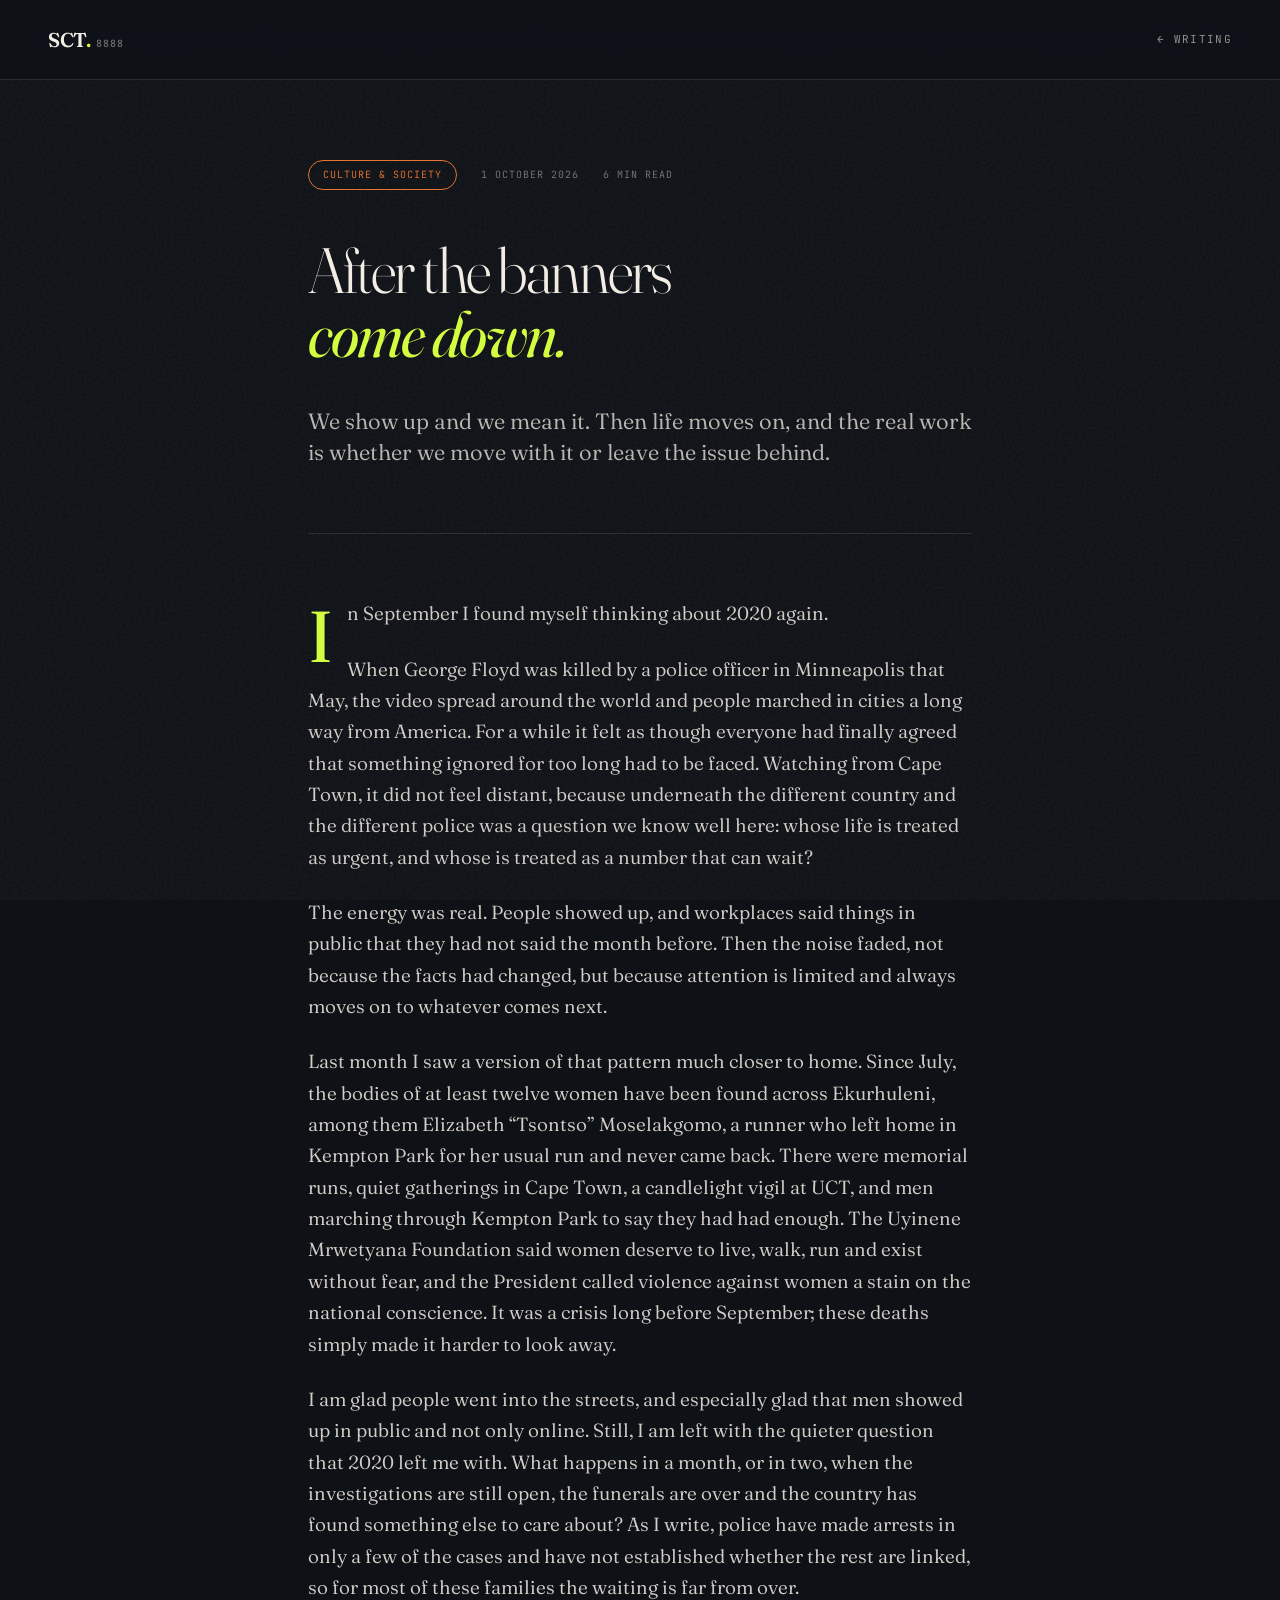
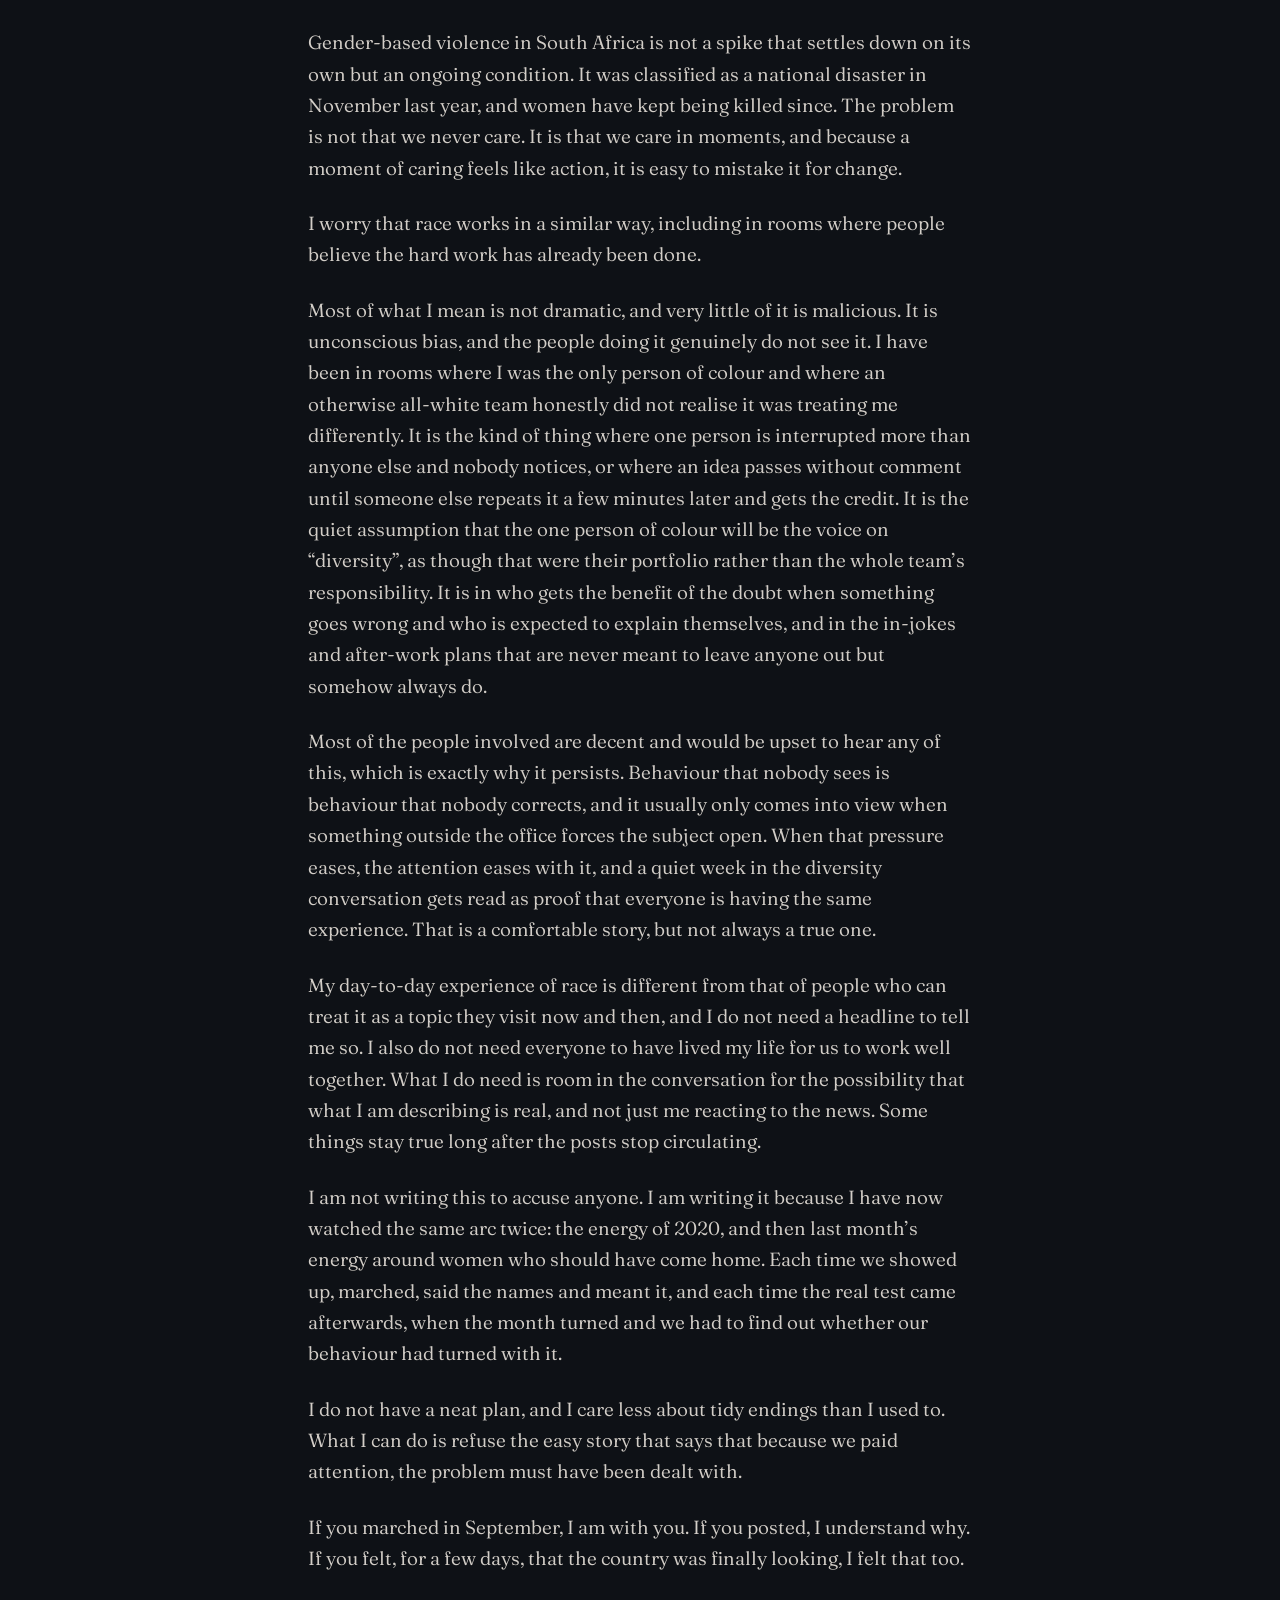
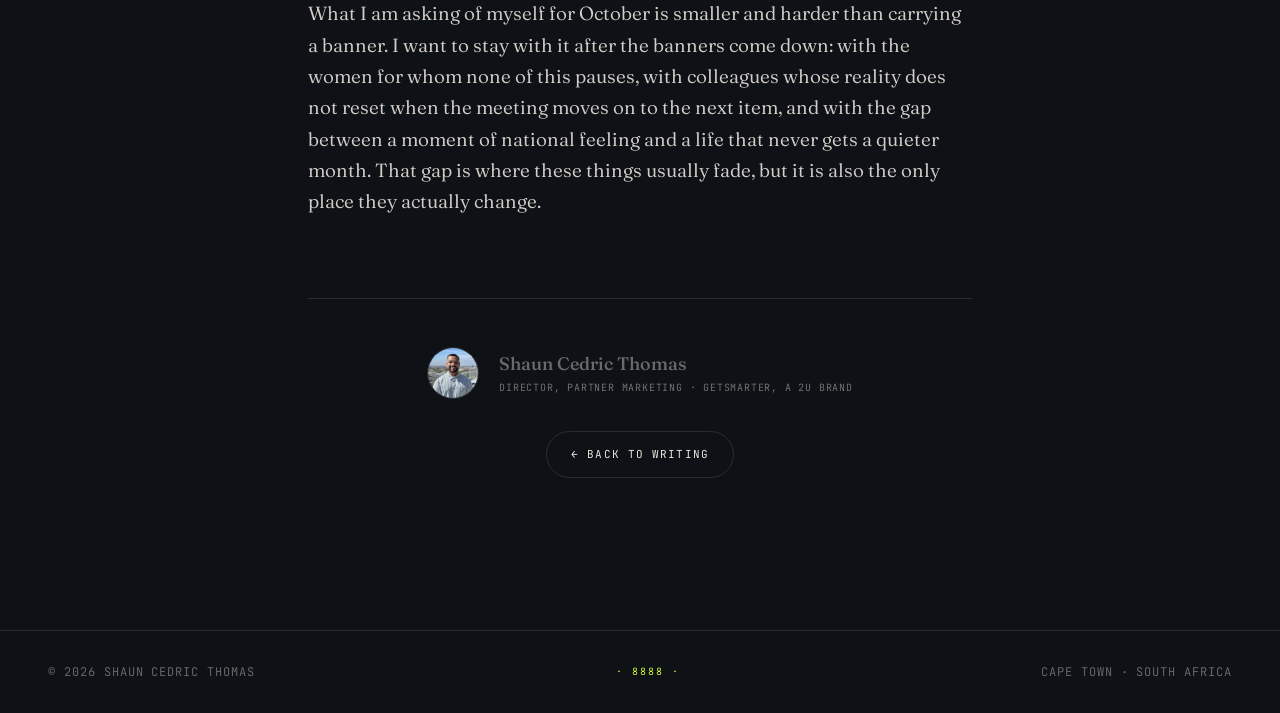
<file: writing/after-the-banners-come-down/index.html>
<!DOCTYPE html>
<html lang="en">
<head>
<meta charset="UTF-8" />
<meta name="viewport" content="width=device-width, initial-scale=1.0" />
<meta name="color-scheme" content="dark" />
<meta name="theme-color" content="#0E1116" />
<title>After the banners come down · Shaun Cedric Thomas</title>

<!-- Primary SEO -->
<meta name="description" content="When the marches end and the posts slow down, the hard part starts. What I am asking of myself after September’s vigils for women who should have come home." />
<meta name="author" content="Shaun Cedric Thomas" />
<link rel="canonical" href="https://shauncedricthomas.com/writing/after-the-banners-come-down/" />

<!-- Open Graph -->
<meta property="og:type" content="article" />
<meta property="og:title" content="After the banners come down" />
<meta property="og:description" content="When the marches end and the posts slow down, the hard part starts. What I am asking of myself after September’s vigils for women who should have come home." />
<meta property="og:url" content="https://shauncedricthomas.com/writing/after-the-banners-come-down/" />
<meta property="og:image" content="https://shauncedricthomas.com/images/og-image.jpg" />
<meta property="article:author" content="Shaun Cedric Thomas" />
<meta property="article:published_time" content="2026-10-01" />
<meta name="twitter:card" content="summary_large_image" />
<meta name="twitter:title" content="After the banners come down" />
<meta name="twitter:description" content="When the marches end, the hard part starts. Staying with GBV and race after the news cycle moves on." />
<meta name="twitter:image" content="https://shauncedricthomas.com/images/og-image.jpg" />

<!-- Favicons -->
<link rel="icon" type="image/png" sizes="32x32" href="../../images/favicon-32.png" />
<link rel="apple-touch-icon" sizes="180x180" href="../../images/apple-touch-icon.png" />

<!-- Schema -->
<script type="application/ld+json">
{
  "@context": "https://schema.org",
  "@type": "BlogPosting",
  "headline": "After the banners come down",
  "description": "When the marches end and the posts slow down, the hard part starts. What I am asking of myself after September’s vigils for women who should have come home.",
  "author": {
    "@type": "Person",
    "name": "Shaun Cedric Thomas",
    "url": "https://shauncedricthomas.com/"
  },
  "datePublished": "2026-10-01",
  "url": "https://shauncedricthomas.com/writing/after-the-banners-come-down/",
  "image": "https://shauncedricthomas.com/images/og-image.jpg",
  "publisher": {
    "@type": "Person",
    "name": "Shaun Cedric Thomas",
    "url": "https://shauncedricthomas.com/"
  }
}
</script>

<link rel="preconnect" href="https://fonts.googleapis.com">
<link rel="preconnect" href="https://fonts.gstatic.com" crossorigin>
<link href="https://fonts.googleapis.com/css2?family=Fraunces:ital,opsz,wght@0,9..144,300..900;1,9..144,300..900&family=JetBrains+Mono:wght@400;500&display=swap" rel="stylesheet">

<style>
  :root {
    --ink: #0E1116;
    --paper: #F4EFE6;
    --acid: #D4FF3D;
    --amber: #E8722C;
    --line: rgba(244,239,230,0.12);
    color-scheme: dark;
  }

  * { box-sizing: border-box; margin: 0; padding: 0; }
  html { scroll-behavior: smooth; background: #0E1116; color-scheme: dark; }

  body {
    background: var(--ink);
    color: var(--paper);
    font-family: 'Fraunces', Georgia, serif;
    font-weight: 350;
    font-size: 17px;
    line-height: 1.55;
    overflow-x: hidden;
    -webkit-font-smoothing: antialiased;
    forced-color-adjust: none;
  }

  body::before {
    content: '';
    position: fixed;
    inset: 0;
    pointer-events: none;
    z-index: 1;
    opacity: 0.06;
    background-image: url("data:image/svg+xml;utf8,<svg viewBox='0 0 400 400' xmlns='http://www.w3.org/2000/svg'><filter id='n'><feTurbulence type='fractalNoise' baseFrequency='0.9'/></filter><rect width='100%25' height='100%25' filter='url(%23n)'/></svg>");
  }

  .mono {
    font-family: 'JetBrains Mono', monospace;
    font-size: 12px;
    letter-spacing: 0.08em;
    text-transform: uppercase;
  }

  /* Nav */
  nav {
    position: fixed;
    top: 0; left: 0; right: 0;
    z-index: 100;
    padding: 24px 48px;
    display: flex;
    justify-content: space-between;
    align-items: center;
    backdrop-filter: blur(12px);
    background: rgba(14,17,22,0.7);
    border-bottom: 1px solid var(--line);
  }

  .logo {
    font-family: 'Fraunces', serif;
    font-weight: 600;
    font-size: 20px;
    letter-spacing: -0.02em;
    text-decoration: none;
    color: var(--paper);
  }
  .logo span { color: var(--acid); }
  .logo small {
    font-family: 'JetBrains Mono', monospace;
    font-size: 10px;
    color: rgba(244,239,230,0.4);
    margin-left: 6px;
    letter-spacing: 0.1em;
  }

  .nav-back {
    color: var(--paper);
    text-decoration: none;
    font-family: 'JetBrains Mono', monospace;
    font-size: 11px;
    letter-spacing: 0.12em;
    text-transform: uppercase;
    display: flex;
    align-items: center;
    gap: 8px;
    opacity: 0.6;
    transition: opacity 0.3s ease;
  }
  .nav-back:hover { opacity: 1; }

  /* Article layout */
  .article-wrap {
    max-width: 760px;
    margin: 0 auto;
    padding: 160px 48px 120px;
  }

  /* Header */
  .article-meta {
    display: flex;
    gap: 24px;
    align-items: center;
    margin-bottom: 48px;
    flex-wrap: wrap;
  }

  .article-tag {
    font-family: 'JetBrains Mono', monospace;
    font-size: 10px;
    padding: 6px 14px;
    border: 1px solid var(--amber);
    border-radius: 100px;
    color: var(--amber);
    text-transform: uppercase;
    letter-spacing: 0.1em;
  }

  .article-date {
    font-family: 'JetBrains Mono', monospace;
    font-size: 10px;
    color: rgba(244,239,230,0.45);
    letter-spacing: 0.1em;
    text-transform: uppercase;
  }

  .article-read {
    font-family: 'JetBrains Mono', monospace;
    font-size: 10px;
    color: rgba(244,239,230,0.45);
    letter-spacing: 0.1em;
    text-transform: uppercase;
  }

  .article-title {
    font-family: 'Fraunces', serif;
    font-weight: 300;
    font-size: clamp(36px, 5.5vw, 64px);
    line-height: 1.0;
    letter-spacing: -0.03em;
    font-variation-settings: "opsz" 144;
    margin-bottom: 40px;
  }

  .article-title em {
    font-style: italic;
    font-weight: 400;
    color: var(--acid);
  }

  .article-lede {
    font-size: 22px;
    line-height: 1.45;
    color: rgba(244,239,230,0.75);
    margin-bottom: 64px;
    padding-bottom: 64px;
    border-bottom: 1px solid var(--line);
  }

  /* Body copy */
  .article-body h2 {
    font-family: 'Fraunces', serif;
    font-weight: 400;
    font-size: 28px;
    letter-spacing: -0.02em;
    color: var(--paper);
    margin: 56px 0 20px;
    line-height: 1.2;
  }

  .article-body p {
    font-size: 19px;
    line-height: 1.65;
    color: rgba(244,239,230,0.85);
    margin-bottom: 24px;
    max-width: 680px;
  }

  .article-body p strong {
    color: var(--paper);
    font-weight: 500;
  }

  .article-body p:first-of-type::first-letter {
    font-size: 72px;
    float: left;
    line-height: 0.85;
    margin: 8px 14px 0 0;
    color: var(--acid);
    font-weight: 400;
  }

  /* Pull quote */
  .pull-quote {
    border-left: 2px solid var(--acid);
    padding: 4px 0 4px 32px;
    margin: 48px 0;
  }

  .pull-quote p {
    font-family: 'Fraunces', serif;
    font-size: 24px !important;
    font-style: italic;
    line-height: 1.4 !important;
    color: var(--paper) !important;
    margin-bottom: 0 !important;
  }

  /* Footer of article */
  .article-footer {
    margin-top: 80px;
    padding-top: 48px;
    border-top: 1px solid var(--line);
    display: flex;
    flex-direction: column;
    gap: 32px;
  }

  .author-line {
    display: flex;
    align-items: center;
    gap: 20px;
  }

  .author-portrait {
    width: 52px;
    height: 52px;
    border-radius: 50%;
    object-fit: cover;
    border: 1px solid var(--line);
    filter: contrast(1.02) saturate(0.92);
  }

  .author-info .name {
    font-family: 'Fraunces', serif;
    font-size: 18px;
    font-weight: 500;
    margin-bottom: 2px;
  }

  .author-info .role {
    font-family: 'JetBrains Mono', monospace;
    font-size: 10px;
    color: rgba(244,239,230,0.45);
    letter-spacing: 0.08em;
    text-transform: uppercase;
  }

  .back-link {
    display: inline-flex;
    align-items: center;
    gap: 12px;
    padding: 14px 24px;
    border: 1px solid var(--line);
    border-radius: 100px;
    color: var(--paper);
    text-decoration: none;
    font-family: 'JetBrains Mono', monospace;
    font-size: 11px;
    letter-spacing: 0.1em;
    text-transform: uppercase;
    transition: all 0.3s ease;
    width: fit-content;
  }

  .back-link:hover {
    background: var(--acid);
    color: var(--ink);
    border-color: var(--acid);
    transform: translateY(-2px);
  }

  .brand-link {
    color: inherit;
    text-decoration: none;
    border-bottom: 1px solid rgba(212,255,61,0.4);
    transition: border-color 0.3s ease, color 0.3s ease;
  }
  .brand-link:hover { color: var(--acid); border-bottom-color: var(--acid); }

  /* Page footer */
  footer {
    padding: 32px 48px;
    border-top: 1px solid var(--line);
    display: flex;
    justify-content: space-between;
    align-items: center;
    color: rgba(244,239,230,0.4);
  }

  .signature { color: var(--acid); font-family: 'JetBrains Mono', monospace; font-size: 10px; letter-spacing: 0.2em; }

  /* Reveal */
  .reveal { opacity: 0; transform: translateY(24px); transition: opacity 0.7s ease, transform 0.7s ease; }
  .reveal.visible { opacity: 1; transform: translateY(0); }

  @media (max-width: 768px) {
    nav { padding: 16px 24px; }
    .article-wrap { padding: 120px 24px 80px; }
    .article-body p { font-size: 17px; }
    .pull-quote p { font-size: 20px !important; }
    footer { padding: 24px; flex-direction: column; gap: 12px; text-align: center; }
  }
</style>
</head>
<body>

<nav aria-label="Primary">
  <a href="../../" class="logo">SCT<span>.</span><small>8888</small></a>
  <a href="../" class="nav-back">← Writing</a>
</nav>

<main>
  <article class="article-wrap" itemscope itemtype="https://schema.org/BlogPosting">

    <header>
      <div class="article-meta reveal">
        <span class="article-tag">Culture &amp; Society</span>
        <span class="article-date"><time itemprop="datePublished" datetime="2026-10-01">1 October 2026</time></span>
        <span class="article-read">6 min read</span>
      </div>

      <h1 class="article-title reveal" itemprop="headline">
        After the banners<br/><em>come down.</em>
      </h1>

      <p class="article-lede reveal" itemprop="description">
        We show up and we mean it. Then life moves on, and the real work is whether we move with it or leave the issue behind.
      </p>
    </header>

    <div class="article-body" itemprop="articleBody">

      <p class="reveal">In September I found myself thinking about 2020 again.</p>

      <p class="reveal">When George Floyd was killed by a police officer in Minneapolis that May, the video spread around the world and people marched in cities a long way from America. For a while it felt as though everyone had finally agreed that something ignored for too long had to be faced. Watching from Cape Town, it did not feel distant, because underneath the different country and the different police was a question we know well here: whose life is treated as urgent, and whose is treated as a number that can wait?</p>

      <p class="reveal">The energy was real. People showed up, and workplaces said things in public that they had not said the month before. Then the noise faded, not because the facts had changed, but because attention is limited and always moves on to whatever comes next.</p>

      <p class="reveal">Last month I saw a version of that pattern much closer to home. Since July, the bodies of at least twelve women have been found across Ekurhuleni, among them Elizabeth “Tsontso” Moselakgomo, a runner who left home in Kempton Park for her usual run and never came back. There were memorial runs, quiet gatherings in Cape Town, a candlelight vigil at UCT, and men marching through Kempton Park to say they had had enough. The Uyinene Mrwetyana Foundation said women deserve to live, walk, run and exist without fear, and the President called violence against women a stain on the national conscience. It was a crisis long before September; these deaths simply made it harder to look away.</p>

      <p class="reveal">I am glad people went into the streets, and especially glad that men showed up in public and not only online. Still, I am left with the quieter question that 2020 left me with. What happens in a month, or in two, when the investigations are still open, the funerals are over and the country has found something else to care about? As I write, police have made arrests in only a few of the cases and have not established whether the rest are linked, so for most of these families the waiting is far from over.</p>

      <p class="reveal">Gender-based violence in South Africa is not a spike that settles down on its own but an ongoing condition. It was classified as a national disaster in November last year, and women have kept being killed since. The problem is not that we never care. It is that we care in moments, and because a moment of caring feels like action, it is easy to mistake it for change.</p>

      <p class="reveal">I worry that race works in a similar way, including in rooms where people believe the hard work has already been done.</p>

      <p class="reveal">Most of what I mean is not dramatic, and very little of it is malicious. It is unconscious bias, and the people doing it genuinely do not see it. I have been in rooms where I was the only person of colour and where an otherwise all-white team honestly did not realise it was treating me differently. It is the kind of thing where one person is interrupted more than anyone else and nobody notices, or where an idea passes without comment until someone else repeats it a few minutes later and gets the credit. It is the quiet assumption that the one person of colour will be the voice on “diversity”, as though that were their portfolio rather than the whole team’s responsibility. It is in who gets the benefit of the doubt when something goes wrong and who is expected to explain themselves, and in the in-jokes and after-work plans that are never meant to leave anyone out but somehow always do.</p>

      <p class="reveal">Most of the people involved are decent and would be upset to hear any of this, which is exactly why it persists. Behaviour that nobody sees is behaviour that nobody corrects, and it usually only comes into view when something outside the office forces the subject open. When that pressure eases, the attention eases with it, and a quiet week in the diversity conversation gets read as proof that everyone is having the same experience. That is a comfortable story, but not always a true one.</p>

      <p class="reveal">My day-to-day experience of race is different from that of people who can treat it as a topic they visit now and then, and I do not need a headline to tell me so. I also do not need everyone to have lived my life for us to work well together. What I do need is room in the conversation for the possibility that what I am describing is real, and not just me reacting to the news. Some things stay true long after the posts stop circulating.</p>

      <p class="reveal">I am not writing this to accuse anyone. I am writing it because I have now watched the same arc twice: the energy of 2020, and then last month’s energy around women who should have come home. Each time we showed up, marched, said the names and meant it, and each time the real test came afterwards, when the month turned and we had to find out whether our behaviour had turned with it.</p>

      <p class="reveal">I do not have a neat plan, and I care less about tidy endings than I used to. What I can do is refuse the easy story that says that because we paid attention, the problem must have been dealt with.</p>

      <p class="reveal">If you marched in September, I am with you. If you posted, I understand why. If you felt, for a few days, that the country was finally looking, I felt that too.</p>

      <p class="reveal">What I am asking of myself for October is smaller and harder than carrying a banner. I want to stay with it after the banners come down: with the women for whom none of this pauses, with colleagues whose reality does not reset when the meeting moves on to the next item, and with the gap between a moment of national feeling and a life that never gets a quieter month. That gap is where these things usually fade, but it is also the only place they actually change.</p>

    </div>

    <footer class="article-footer reveal">
      <div class="author-line">
        <img src="../../images/portrait.jpg" alt="Shaun Cedric Thomas" class="author-portrait" />
        <div class="author-info">
          <div class="name">Shaun Cedric Thomas</div>
          <div class="role">Director, Partner Marketing · GetSmarter, a 2U brand</div>
        </div>
      </div>
      <a href="../" class="back-link">← Back to Writing</a>
    </footer>

  </article>
</main>

<footer>
  <div class="mono">© 2026 Shaun Cedric Thomas</div>
  <div class="signature mono">· 8888 ·</div>
  <div class="mono">Cape Town · South Africa</div>
</footer>

<script>
  const observer = new IntersectionObserver((entries) => {
    entries.forEach(entry => { if (entry.isIntersecting) entry.target.classList.add('visible'); });
  }, { threshold: 0.1 });
  document.querySelectorAll('.reveal').forEach(el => observer.observe(el));
</script>

</body>
</html>
</file>
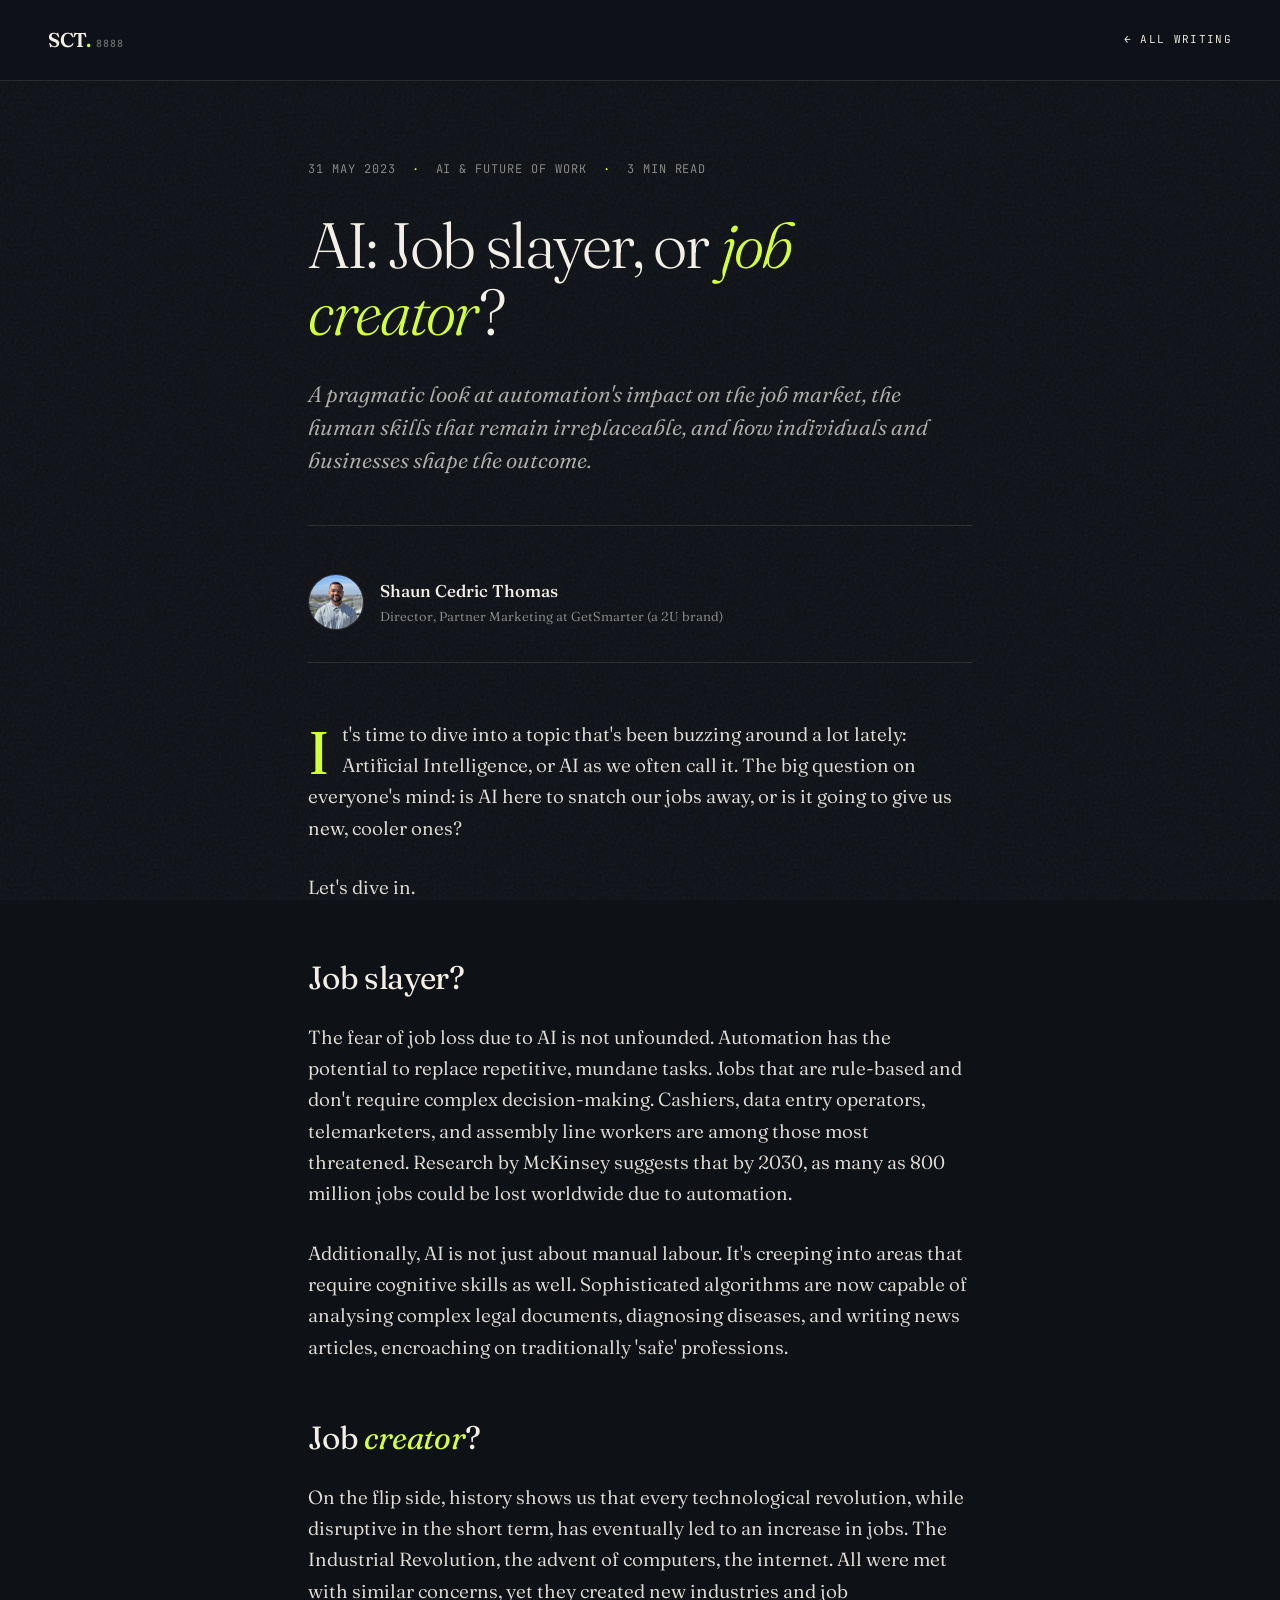
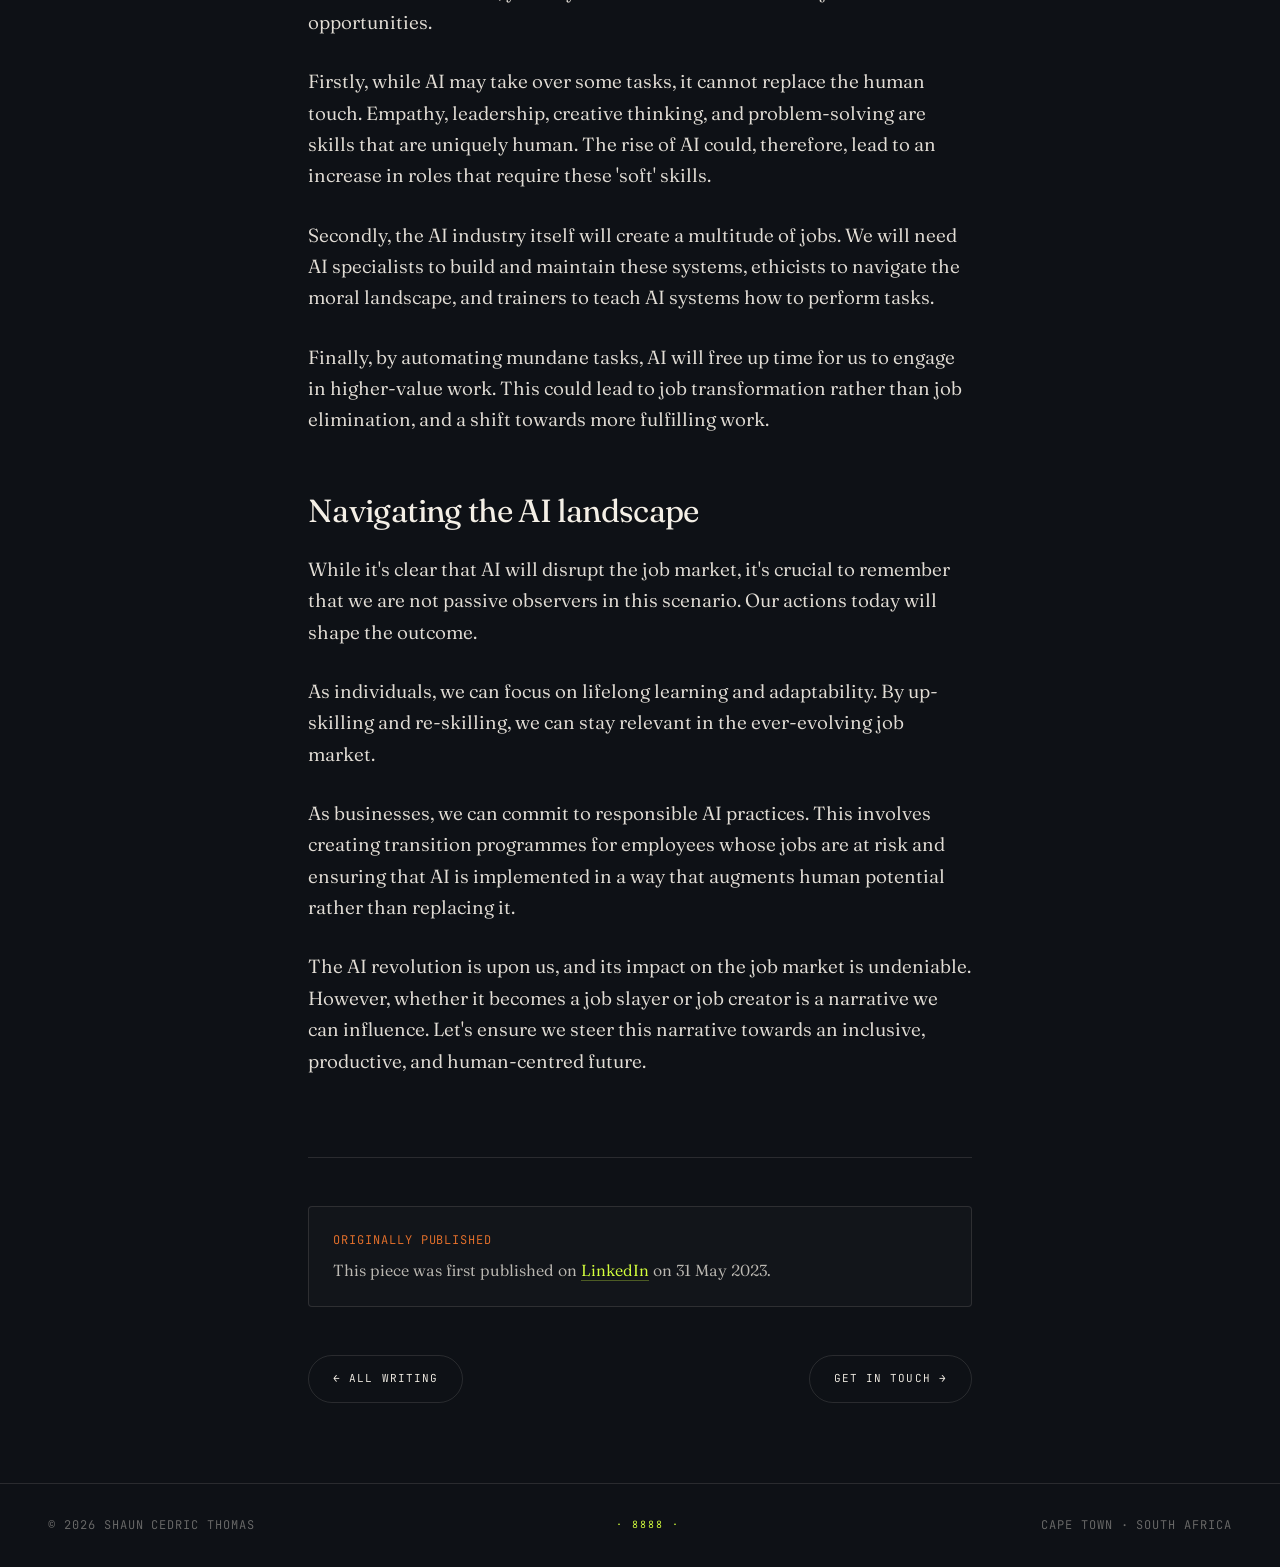
<file: writing/ai-job-slayer-or-creator/index.html>
<!DOCTYPE html>
<html lang="en">
<head>
<meta charset="UTF-8" />
<meta name="viewport" content="width=device-width, initial-scale=1.0" />
<meta name="color-scheme" content="dark" />
<meta name="theme-color" content="#0E1116" />
<meta name="supported-color-schemes" content="dark" />
<title>AI: Job slayer or job creator? | Shaun Cedric Thomas</title>
<meta name="description" content="Will AI eliminate jobs or create new ones? A pragmatic look at automation's impact on the job market, the human skills that remain irreplaceable, and how individuals and businesses can shape the outcome. By Shaun Cedric Thomas." />
<meta name="author" content="Shaun Cedric Thomas" />
<link rel="canonical" href="https://shauncedricthomas.com/writing/ai-job-slayer-or-creator/" />
<meta property="og:type" content="article" />
<meta property="og:title" content="AI: Job slayer or job creator?" />
<meta property="og:description" content="A pragmatic look at automation's impact on the job market, the human skills that remain irreplaceable, and how we shape the outcome." />
<meta property="og:url" content="https://shauncedricthomas.com/writing/ai-job-slayer-or-creator/" />
<meta property="og:image" content="https://shauncedricthomas.com/images/og-image.jpg" />
<meta property="article:published_time" content="2023-05-31" />
<meta property="article:author" content="Shaun Cedric Thomas" />
<script type="application/ld+json">
{
  "@context": "https://schema.org",
  "@type": "BlogPosting",
  "headline": "AI: Job slayer or job creator?",
  "description": "A pragmatic look at automation's impact on the job market, the human skills that remain irreplaceable, and how individuals and businesses can shape the outcome.",
  "datePublished": "2023-05-31",
  "dateModified": "2023-05-31",
  "author": {
    "@type": "Person",
    "name": "Shaun Cedric Thomas",
    "url": "https://shauncedricthomas.com/",
    "sameAs": ["https://linkedin.com/in/shaun-cedricthomas1111", "https://scholar.google.com/citations?user=SinO620AAAAJ"]
  },
  "publisher": { "@type": "Person", "name": "Shaun Cedric Thomas", "url": "https://shauncedricthomas.com/" },
  "mainEntityOfPage": { "@type": "WebPage", "@id": "https://shauncedricthomas.com/writing/ai-job-slayer-or-creator/" },
  "image": "https://shauncedricthomas.com/images/og-image.jpg",
  "inLanguage": "en"
}
</script>
<link rel="icon" type="image/png" sizes="32x32" href="../../images/favicon-32.png" />
<link rel="apple-touch-icon" sizes="180x180" href="../../images/apple-touch-icon.png" />
<link rel="preconnect" href="https://fonts.googleapis.com">
<link rel="preconnect" href="https://fonts.gstatic.com" crossorigin>
<link href="https://fonts.googleapis.com/css2?family=Fraunces:ital,opsz,wght@0,9..144,300..900;1,9..144,300..900&family=JetBrains+Mono:wght@400;500&display=swap" rel="stylesheet">
<style>
  :root { --ink:#0E1116; --paper:#F4EFE6; --acid:#D4FF3D; --amber:#E8722C; --line:rgba(244,239,230,0.12); color-scheme: dark; }
  * { box-sizing: border-box; margin: 0; padding: 0; }
  html { scroll-behavior: smooth; background: #0E1116; }
  body { background: var(--ink) !important; color: var(--paper) !important; font-family: 'Fraunces', Georgia, serif; font-weight: 350; font-size: 19px; line-height: 1.6; overflow-x: hidden; -webkit-font-smoothing: antialiased; }
  body::before { content:''; position:fixed; inset:0; pointer-events:none; z-index:1; opacity:0.06; background-image:url("data:image/svg+xml;utf8,<svg viewBox='0 0 400 400' xmlns='http://www.w3.org/2000/svg'><filter id='n'><feTurbulence type='fractalNoise' baseFrequency='0.9'/></filter><rect width='100%25' height='100%25' filter='url(%23n)'/></svg>"); }
  .mono { font-family: 'JetBrains Mono', monospace; font-size: 12px; letter-spacing: 0.08em; text-transform: uppercase; }
  nav { position: fixed; top:0; left:0; right:0; z-index:100; padding: 24px 48px; display:flex; justify-content:space-between; align-items:center; backdrop-filter: blur(12px); background: rgba(14,17,22,0.7); border-bottom: 1px solid var(--line); }
  .logo { font-family: 'Fraunces', serif; font-weight: 600; font-size: 20px; letter-spacing: -0.02em; color: var(--paper); text-decoration: none; }
  .logo span { color: var(--acid); }
  .logo small { font-family: 'JetBrains Mono', monospace; font-size: 10px; color: rgba(244,239,230,0.4); margin-left: 6px; letter-spacing: 0.1em; }
  .back-link { color: var(--paper); text-decoration: none; font-family: 'JetBrains Mono', monospace; font-size: 11px; letter-spacing: 0.12em; text-transform: uppercase; transition: color 0.3s ease; }
  .back-link:hover { color: var(--acid); }
  article { max-width: 760px; margin: 0 auto; padding: 160px 48px 80px; position: relative; z-index: 2; }
  .article-meta { display: flex; gap: 16px; align-items: center; margin-bottom: 32px; color: rgba(244,239,230,0.55); }
  .article-meta .dot { color: var(--acid); }
  h1 { font-family: 'Fraunces', serif; font-weight: 300; font-size: clamp(40px, 6vw, 64px); line-height: 1.05; letter-spacing: -0.03em; margin-bottom: 32px; }
  h1 em { font-style: italic; color: var(--acid); }
  .article-tagline { font-size: 22px; line-height: 1.5; color: rgba(244,239,230,0.7); margin-bottom: 48px; padding-bottom: 48px; border-bottom: 1px solid var(--line); font-style: italic; }
  .author-line { display: flex; align-items: center; gap: 16px; margin-bottom: 56px; padding-bottom: 32px; border-bottom: 1px solid var(--line); }
  .author-portrait { width: 56px; height: 56px; border-radius: 50%; object-fit: cover; border: 1px solid var(--line); }
  .author-name { font-family: 'Fraunces', serif; font-size: 17px; font-weight: 500; color: var(--paper); }
  .author-detail { color: rgba(244,239,230,0.55); font-size: 13px; margin-top: 2px; }
  .article-body p { margin-bottom: 28px; font-size: 19px; line-height: 1.65; color: rgba(244,239,230,0.92); }
  .article-body p:first-of-type::first-letter { font-size: 60px; float: left; line-height: 0.9; margin: 6px 12px 0 0; color: var(--acid); font-weight: 400; font-family: 'Fraunces', serif; }
  .article-body strong { color: var(--paper); font-weight: 500; }
  .article-body em { color: var(--paper); }
  .article-body h2 { font-family: 'Fraunces', serif; font-weight: 400; font-size: 32px; line-height: 1.2; letter-spacing: -0.02em; margin: 56px 0 24px; color: var(--paper); }
  .article-body h2 em { font-style: italic; color: var(--acid); }
  .article-footer { margin-top: 80px; padding-top: 48px; border-top: 1px solid var(--line); }
  .original-note { padding: 24px; border: 1px solid var(--line); border-radius: 4px; background: rgba(255,255,255,0.02); margin-bottom: 48px; }
  .original-note .mono { color: var(--amber); margin-bottom: 8px; display: block; }
  .original-note p { font-size: 16px; color: rgba(244,239,230,0.75); line-height: 1.5; margin: 0; }
  .original-note a { color: var(--acid); text-decoration: none; border-bottom: 1px solid rgba(212, 255, 61, 0.3); }
  .more-writing { display: flex; justify-content: space-between; align-items: center; gap: 24px; flex-wrap: wrap; }
  .more-writing-link { display: inline-flex; align-items: center; gap: 12px; padding: 14px 24px; border: 1px solid var(--line); border-radius: 100px; color: var(--paper); text-decoration: none; font-family: 'JetBrains Mono', monospace; font-size: 11px; letter-spacing: 0.1em; text-transform: uppercase; transition: all 0.3s ease; }
  .more-writing-link:hover { background: var(--acid); color: var(--ink); border-color: var(--acid); }
  footer { padding: 32px 48px; border-top: 1px solid var(--line); display: flex; justify-content: space-between; align-items: center; color: rgba(244,239,230,0.4); position: relative; z-index: 2; }
  .signature { color: var(--acid); font-family: 'JetBrains Mono', monospace; font-size: 10px; letter-spacing: 0.2em; }
  @media (max-width: 720px) {
    nav { padding: 16px 24px; }
    article { padding: 120px 24px 60px; }
    .article-body p { font-size: 17px; }
    .article-body h2 { font-size: 26px; }
    .article-tagline { font-size: 18px; }
    footer { padding: 24px; flex-direction: column; gap: 12px; text-align: center; }
    .more-writing { flex-direction: column; align-items: flex-start; }
  }
</style>
</head>
<body>
<nav><a href="../../" class="logo">SCT<span>.</span><small>8888</small></a><a href="../" class="back-link">← All writing</a></nav>
<article itemscope itemtype="https://schema.org/BlogPosting">
  <div class="article-meta mono">
    <time itemprop="datePublished" datetime="2023-05-31">31 May 2023</time>
    <span class="dot">·</span><span>AI &amp; Future of Work</span><span class="dot">·</span><span>3 min read</span>
  </div>
  <h1 itemprop="headline">AI: Job slayer, or <em>job creator</em>?</h1>
  <p class="article-tagline" itemprop="description">A pragmatic look at automation's impact on the job market, the human skills that remain irreplaceable, and how individuals and businesses shape the outcome.</p>
  <div class="author-line">
    <img src="../../images/portrait.jpg" alt="Shaun Cedric Thomas" class="author-portrait" />
    <div>
      <div class="author-name" itemprop="author">Shaun Cedric Thomas</div>
      <div class="author-detail">Director, Partner Marketing at GetSmarter (a 2U brand)</div>
    </div>
  </div>
  <div class="article-body" itemprop="articleBody">
    <p>It's time to dive into a topic that's been buzzing around a lot lately: Artificial Intelligence, or AI as we often call it. The big question on everyone's mind: is AI here to snatch our jobs away, or is it going to give us new, cooler ones?</p>
    <p>Let's dive in.</p>
    <h2>Job slayer?</h2>
    <p>The fear of job loss due to AI is not unfounded. Automation has the potential to replace repetitive, mundane tasks. Jobs that are rule-based and don't require complex decision-making. Cashiers, data entry operators, telemarketers, and assembly line workers are among those most threatened. Research by McKinsey suggests that by 2030, as many as 800 million jobs could be lost worldwide due to automation.</p>
    <p>Additionally, AI is not just about manual labour. It's creeping into areas that require cognitive skills as well. Sophisticated algorithms are now capable of analysing complex legal documents, diagnosing diseases, and writing news articles, encroaching on traditionally 'safe' professions.</p>
    <h2>Job <em>creator</em>?</h2>
    <p>On the flip side, history shows us that every technological revolution, while disruptive in the short term, has eventually led to an increase in jobs. The Industrial Revolution, the advent of computers, the internet. All were met with similar concerns, yet they created new industries and job opportunities.</p>
    <p>Firstly, while AI may take over some tasks, it cannot replace the human touch. Empathy, leadership, creative thinking, and problem-solving are skills that are uniquely human. The rise of AI could, therefore, lead to an increase in roles that require these 'soft' skills.</p>
    <p>Secondly, the AI industry itself will create a multitude of jobs. We will need AI specialists to build and maintain these systems, ethicists to navigate the moral landscape, and trainers to teach AI systems how to perform tasks.</p>
    <p>Finally, by automating mundane tasks, AI will free up time for us to engage in higher-value work. This could lead to job transformation rather than job elimination, and a shift towards more fulfilling work.</p>
    <h2>Navigating the AI landscape</h2>
    <p>While it's clear that AI will disrupt the job market, it's crucial to remember that we are not passive observers in this scenario. Our actions today will shape the outcome.</p>
    <p>As individuals, we can focus on lifelong learning and adaptability. By up-skilling and re-skilling, we can stay relevant in the ever-evolving job market.</p>
    <p>As businesses, we can commit to responsible AI practices. This involves creating transition programmes for employees whose jobs are at risk and ensuring that AI is implemented in a way that augments human potential rather than replacing it.</p>
    <p>The AI revolution is upon us, and its impact on the job market is undeniable. However, whether it becomes a job slayer or job creator is a narrative we can influence. Let's ensure we steer this narrative towards an inclusive, productive, and human-centred future.</p>
  </div>
  <div class="article-footer">
    <div class="original-note">
      <span class="mono">Originally published</span>
      <p>This piece was first published on <a href="https://www.linkedin.com/in/shaun-cedricthomas1111/" target="_blank" rel="noopener">LinkedIn</a> on 31 May 2023.</p>
    </div>
    <div class="more-writing">
      <a href="../" class="more-writing-link">← All writing</a>
      <a href="../../#contact" class="more-writing-link">Get in touch →</a>
    </div>
  </div>
</article>
<footer>
  <div class="mono">© 2026 Shaun Cedric Thomas</div>
  <div class="signature mono">· 8888 ·</div>
  <div class="mono">Cape Town · South Africa</div>
</footer>
</body>
</html>
</file>
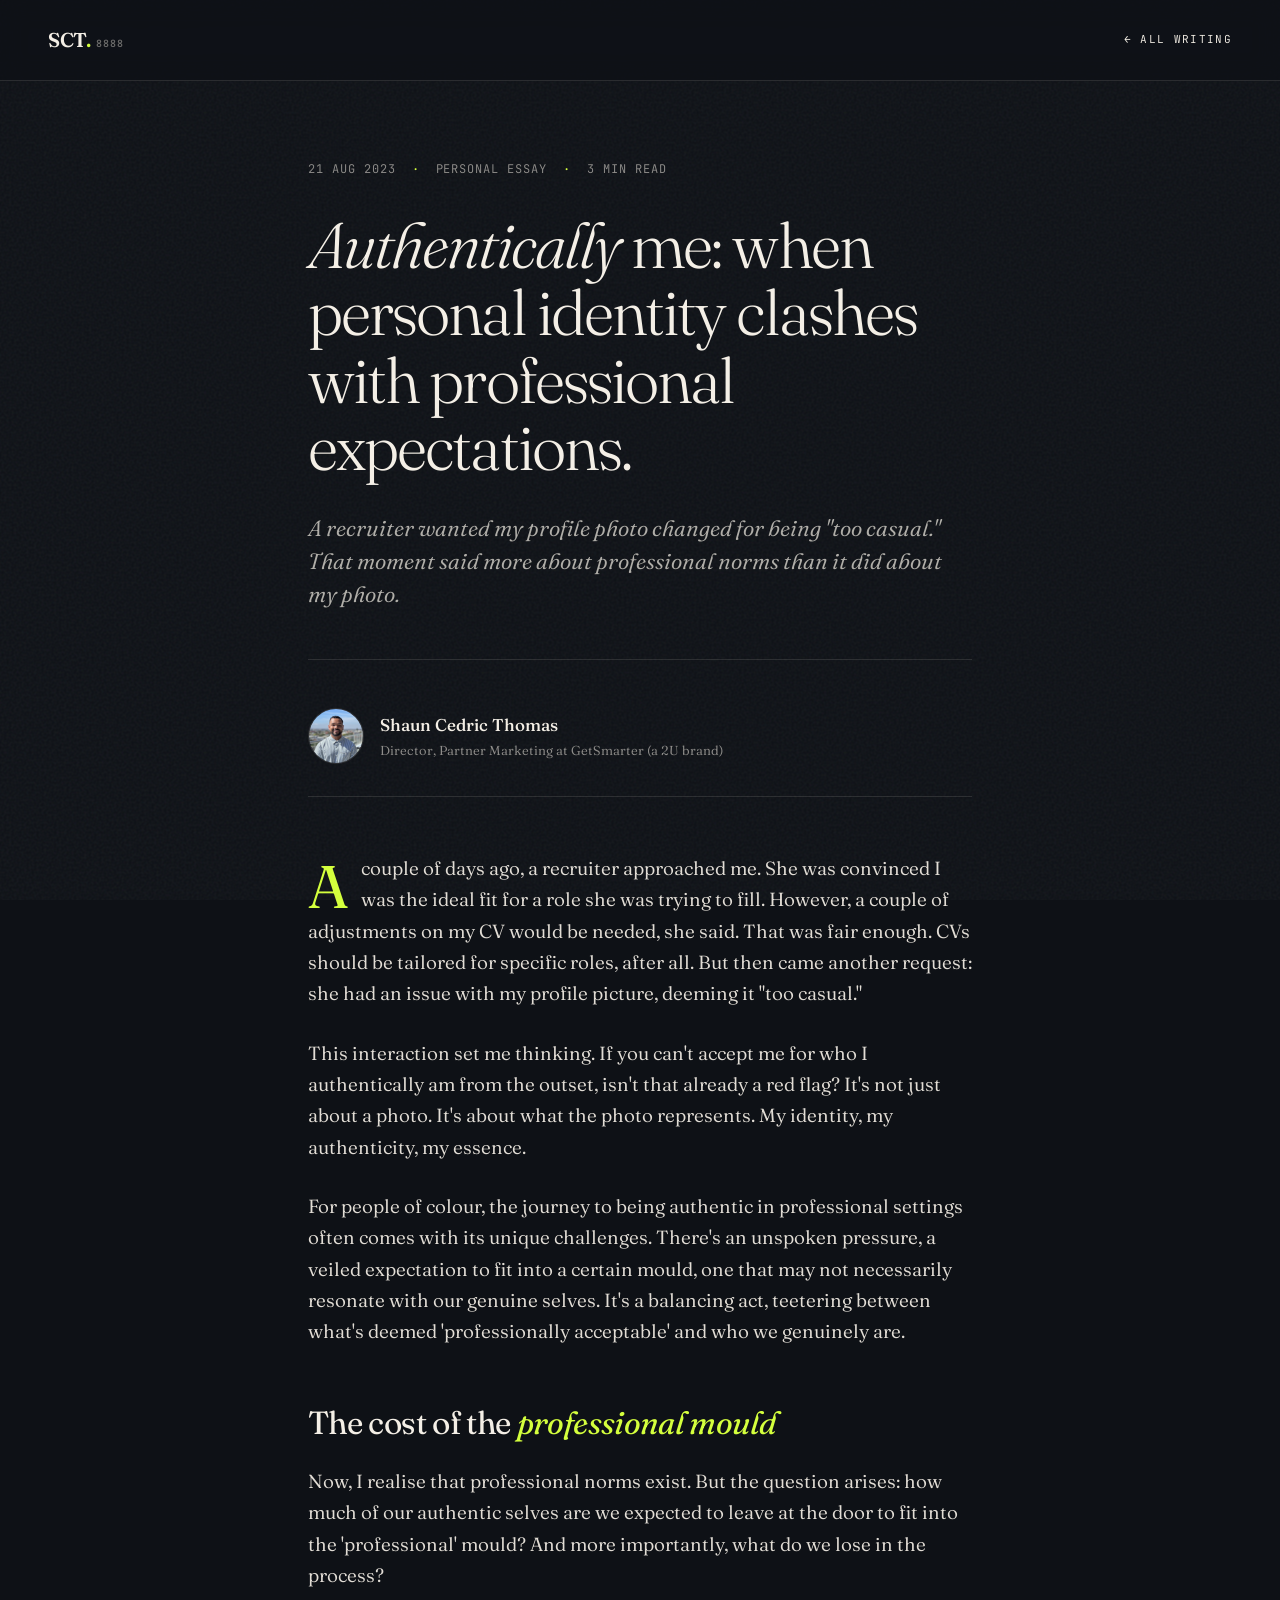
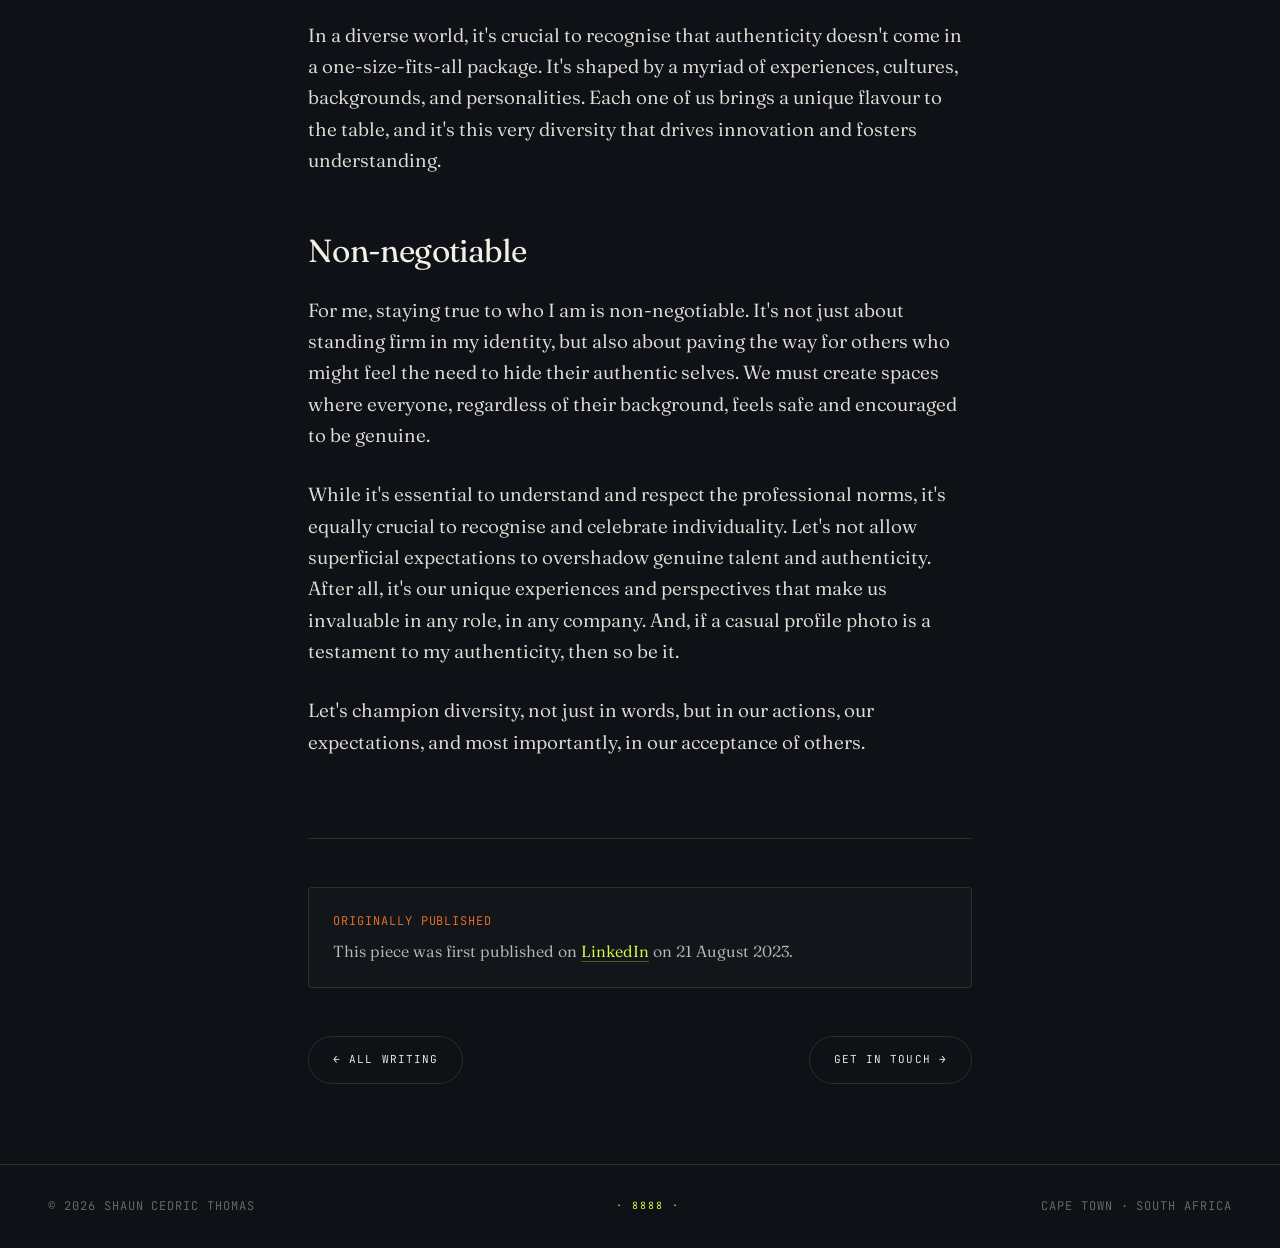
<file: writing/authentically-me/index.html>
<!DOCTYPE html>
<html lang="en">
<head>
<meta charset="UTF-8" />
<meta name="viewport" content="width=device-width, initial-scale=1.0" />
<meta name="color-scheme" content="dark" />
<meta name="theme-color" content="#0E1116" />
<meta name="supported-color-schemes" content="dark" />
<title>Authentically me: when personal identity clashes with professional expectations | Shaun Cedric Thomas</title>
<meta name="description" content="A reflection on a recruiter who wanted my CV adjusted and my profile photo changed for being 'too casual', and what that moment revealed about authenticity, identity, and the unspoken pressure to fit a professional mould. By Shaun Cedric Thomas." />
<meta name="author" content="Shaun Cedric Thomas" />
<link rel="canonical" href="https://shauncedricthomas.com/writing/authentically-me/" />
<meta property="og:type" content="article" />
<meta property="og:title" content="Authentically me: when personal identity clashes with professional expectations" />
<meta property="og:description" content="A reflection on a recruiter who wanted my profile photo changed for being 'too casual', and what that moment revealed about authenticity, identity, and professional norms." />
<meta property="og:url" content="https://shauncedricthomas.com/writing/authentically-me/" />
<meta property="og:image" content="https://shauncedricthomas.com/images/og-image.jpg" />
<meta property="article:published_time" content="2023-08-21" />
<meta property="article:author" content="Shaun Cedric Thomas" />
<script type="application/ld+json">
{
  "@context": "https://schema.org",
  "@type": "BlogPosting",
  "headline": "Authentically me: when personal identity clashes with professional expectations",
  "description": "A reflection on a recruiter who wanted my CV adjusted and my profile photo changed for being 'too casual', and what that moment revealed about authenticity, identity, and the unspoken pressure to fit a professional mould.",
  "datePublished": "2023-08-21",
  "dateModified": "2023-08-21",
  "author": {
    "@type": "Person",
    "name": "Shaun Cedric Thomas",
    "url": "https://shauncedricthomas.com/",
    "sameAs": ["https://linkedin.com/in/shaun-cedricthomas1111", "https://scholar.google.com/citations?user=SinO620AAAAJ"]
  },
  "publisher": { "@type": "Person", "name": "Shaun Cedric Thomas", "url": "https://shauncedricthomas.com/" },
  "mainEntityOfPage": { "@type": "WebPage", "@id": "https://shauncedricthomas.com/writing/authentically-me/" },
  "image": "https://shauncedricthomas.com/images/og-image.jpg",
  "inLanguage": "en"
}
</script>
<link rel="icon" type="image/png" sizes="32x32" href="../../images/favicon-32.png" />
<link rel="apple-touch-icon" sizes="180x180" href="../../images/apple-touch-icon.png" />
<link rel="preconnect" href="https://fonts.googleapis.com">
<link rel="preconnect" href="https://fonts.gstatic.com" crossorigin>
<link href="https://fonts.googleapis.com/css2?family=Fraunces:ital,opsz,wght@0,9..144,300..900;1,9..144,300..900&family=JetBrains+Mono:wght@400;500&display=swap" rel="stylesheet">
<style>
  :root { --ink:#0E1116; --paper:#F4EFE6; --acid:#D4FF3D; --amber:#E8722C; --line:rgba(244,239,230,0.12); color-scheme: dark; }
  * { box-sizing: border-box; margin: 0; padding: 0; }
  html { scroll-behavior: smooth; background: #0E1116; }
  body { background: var(--ink) !important; color: var(--paper) !important; font-family: 'Fraunces', Georgia, serif; font-weight: 350; font-size: 19px; line-height: 1.6; overflow-x: hidden; -webkit-font-smoothing: antialiased; }
  body::before { content:''; position:fixed; inset:0; pointer-events:none; z-index:1; opacity:0.06; background-image:url("data:image/svg+xml;utf8,<svg viewBox='0 0 400 400' xmlns='http://www.w3.org/2000/svg'><filter id='n'><feTurbulence type='fractalNoise' baseFrequency='0.9'/></filter><rect width='100%25' height='100%25' filter='url(%23n)'/></svg>"); }
  .mono { font-family: 'JetBrains Mono', monospace; font-size: 12px; letter-spacing: 0.08em; text-transform: uppercase; }
  nav { position: fixed; top:0; left:0; right:0; z-index:100; padding: 24px 48px; display:flex; justify-content:space-between; align-items:center; backdrop-filter: blur(12px); background: rgba(14,17,22,0.7); border-bottom: 1px solid var(--line); }
  .logo { font-family: 'Fraunces', serif; font-weight: 600; font-size: 20px; letter-spacing: -0.02em; color: var(--paper); text-decoration: none; }
  .logo span { color: var(--acid); }
  .logo small { font-family: 'JetBrains Mono', monospace; font-size: 10px; color: rgba(244,239,230,0.4); margin-left: 6px; letter-spacing: 0.1em; }
  .back-link { color: var(--paper); text-decoration: none; font-family: 'JetBrains Mono', monospace; font-size: 11px; letter-spacing: 0.12em; text-transform: uppercase; transition: color 0.3s ease; }
  .back-link:hover { color: var(--acid); }
  article { max-width: 760px; margin: 0 auto; padding: 160px 48px 80px; position: relative; z-index: 2; }
  .article-meta { display: flex; gap: 16px; align-items: center; margin-bottom: 32px; color: rgba(244,239,230,0.55); }
  .article-meta .dot { color: var(--acid); }
  h1 { font-family: 'Fraunces', serif; font-weight: 300; font-size: clamp(40px, 6vw, 64px); line-height: 1.05; letter-spacing: -0.03em; margin-bottom: 32px; }
  h1 em { font-style: italic; color: var(--paper); }
  .article-tagline { font-size: 22px; line-height: 1.5; color: rgba(244,239,230,0.7); margin-bottom: 48px; padding-bottom: 48px; border-bottom: 1px solid var(--line); font-style: italic; }
  .author-line { display: flex; align-items: center; gap: 16px; margin-bottom: 56px; padding-bottom: 32px; border-bottom: 1px solid var(--line); }
  .author-portrait { width: 56px; height: 56px; border-radius: 50%; object-fit: cover; border: 1px solid var(--line); }
  .author-name { font-family: 'Fraunces', serif; font-size: 17px; font-weight: 500; color: var(--paper); }
  .author-detail { color: rgba(244,239,230,0.55); font-size: 13px; margin-top: 2px; }
  .article-body p { margin-bottom: 28px; font-size: 19px; line-height: 1.65; color: rgba(244,239,230,0.92); }
  .article-body p:first-of-type::first-letter { font-size: 60px; float: left; line-height: 0.9; margin: 6px 12px 0 0; color: var(--acid); font-weight: 400; font-family: 'Fraunces', serif; }
  .article-body strong { color: var(--paper); font-weight: 500; }
  .article-body em { color: var(--paper); }
  .article-body h2 { font-family: 'Fraunces', serif; font-weight: 400; font-size: 32px; line-height: 1.2; letter-spacing: -0.02em; margin: 56px 0 24px; color: var(--paper); }
  .article-body h2 em { font-style: italic; color: var(--acid); }
  .article-footer { margin-top: 80px; padding-top: 48px; border-top: 1px solid var(--line); }
  .original-note { padding: 24px; border: 1px solid var(--line); border-radius: 4px; background: rgba(255,255,255,0.02); margin-bottom: 48px; }
  .original-note .mono { color: var(--amber); margin-bottom: 8px; display: block; }
  .original-note p { font-size: 16px; color: rgba(244,239,230,0.75); line-height: 1.5; margin: 0; }
  .original-note a { color: var(--acid); text-decoration: none; border-bottom: 1px solid rgba(212, 255, 61, 0.3); }
  .more-writing { display: flex; justify-content: space-between; align-items: center; gap: 24px; flex-wrap: wrap; }
  .more-writing-link { display: inline-flex; align-items: center; gap: 12px; padding: 14px 24px; border: 1px solid var(--line); border-radius: 100px; color: var(--paper); text-decoration: none; font-family: 'JetBrains Mono', monospace; font-size: 11px; letter-spacing: 0.1em; text-transform: uppercase; transition: all 0.3s ease; }
  .more-writing-link:hover { background: var(--acid); color: var(--ink); border-color: var(--acid); }
  footer { padding: 32px 48px; border-top: 1px solid var(--line); display: flex; justify-content: space-between; align-items: center; color: rgba(244,239,230,0.4); position: relative; z-index: 2; }
  .signature { color: var(--acid); font-family: 'JetBrains Mono', monospace; font-size: 10px; letter-spacing: 0.2em; }
  @media (max-width: 720px) {
    nav { padding: 16px 24px; }
    article { padding: 120px 24px 60px; }
    .article-body p { font-size: 17px; }
    .article-body h2 { font-size: 26px; }
    .article-tagline { font-size: 18px; }
    footer { padding: 24px; flex-direction: column; gap: 12px; text-align: center; }
    .more-writing { flex-direction: column; align-items: flex-start; }
  }
</style>
</head>
<body>
<nav><a href="../../" class="logo">SCT<span>.</span><small>8888</small></a><a href="../" class="back-link">← All writing</a></nav>
<article itemscope itemtype="https://schema.org/BlogPosting">
  <div class="article-meta mono">
    <time itemprop="datePublished" datetime="2023-08-21">21 Aug 2023</time>
    <span class="dot">·</span><span>Personal Essay</span><span class="dot">·</span><span>3 min read</span>
  </div>
  <h1 itemprop="headline"><em>Authentically</em> me: when personal identity clashes with professional expectations.</h1>
  <p class="article-tagline" itemprop="description">A recruiter wanted my profile photo changed for being "too casual." That moment said more about professional norms than it did about my photo.</p>
  <div class="author-line">
    <img src="../../images/portrait.jpg" alt="Shaun Cedric Thomas" class="author-portrait" />
    <div>
      <div class="author-name" itemprop="author">Shaun Cedric Thomas</div>
      <div class="author-detail">Director, Partner Marketing at GetSmarter (a 2U brand)</div>
    </div>
  </div>
  <div class="article-body" itemprop="articleBody">
    <p>A couple of days ago, a recruiter approached me. She was convinced I was the ideal fit for a role she was trying to fill. However, a couple of adjustments on my CV would be needed, she said. That was fair enough. CVs should be tailored for specific roles, after all. But then came another request: she had an issue with my profile picture, deeming it "too casual."</p>
    <p>This interaction set me thinking. If you can't accept me for who I authentically am from the outset, isn't that already a red flag? It's not just about a photo. It's about what the photo represents. My identity, my authenticity, my essence.</p>
    <p>For people of colour, the journey to being authentic in professional settings often comes with its unique challenges. There's an unspoken pressure, a veiled expectation to fit into a certain mould, one that may not necessarily resonate with our genuine selves. It's a balancing act, teetering between what's deemed 'professionally acceptable' and who we genuinely are.</p>
    <h2>The cost of the <em>professional mould</em></h2>
    <p>Now, I realise that professional norms exist. But the question arises: how much of our authentic selves are we expected to leave at the door to fit into the 'professional' mould? And more importantly, what do we lose in the process?</p>
    <p>In a diverse world, it's crucial to recognise that authenticity doesn't come in a one-size-fits-all package. It's shaped by a myriad of experiences, cultures, backgrounds, and personalities. Each one of us brings a unique flavour to the table, and it's this very diversity that drives innovation and fosters understanding.</p>
    <h2>Non-negotiable</h2>
    <p>For me, staying true to who I am is non-negotiable. It's not just about standing firm in my identity, but also about paving the way for others who might feel the need to hide their authentic selves. We must create spaces where everyone, regardless of their background, feels safe and encouraged to be genuine.</p>
    <p>While it's essential to understand and respect the professional norms, it's equally crucial to recognise and celebrate individuality. Let's not allow superficial expectations to overshadow genuine talent and authenticity. After all, it's our unique experiences and perspectives that make us invaluable in any role, in any company. And, if a casual profile photo is a testament to my authenticity, then so be it.</p>
    <p>Let's champion diversity, not just in words, but in our actions, our expectations, and most importantly, in our acceptance of others.</p>
  </div>
  <div class="article-footer">
    <div class="original-note">
      <span class="mono">Originally published</span>
      <p>This piece was first published on <a href="https://www.linkedin.com/in/shaun-cedricthomas1111/" target="_blank" rel="noopener">LinkedIn</a> on 21 August 2023.</p>
    </div>
    <div class="more-writing">
      <a href="../" class="more-writing-link">← All writing</a>
      <a href="../../#contact" class="more-writing-link">Get in touch →</a>
    </div>
  </div>
</article>
<footer>
  <div class="mono">© 2026 Shaun Cedric Thomas</div>
  <div class="signature mono">· 8888 ·</div>
  <div class="mono">Cape Town · South Africa</div>
</footer>
</body>
</html>
</file>
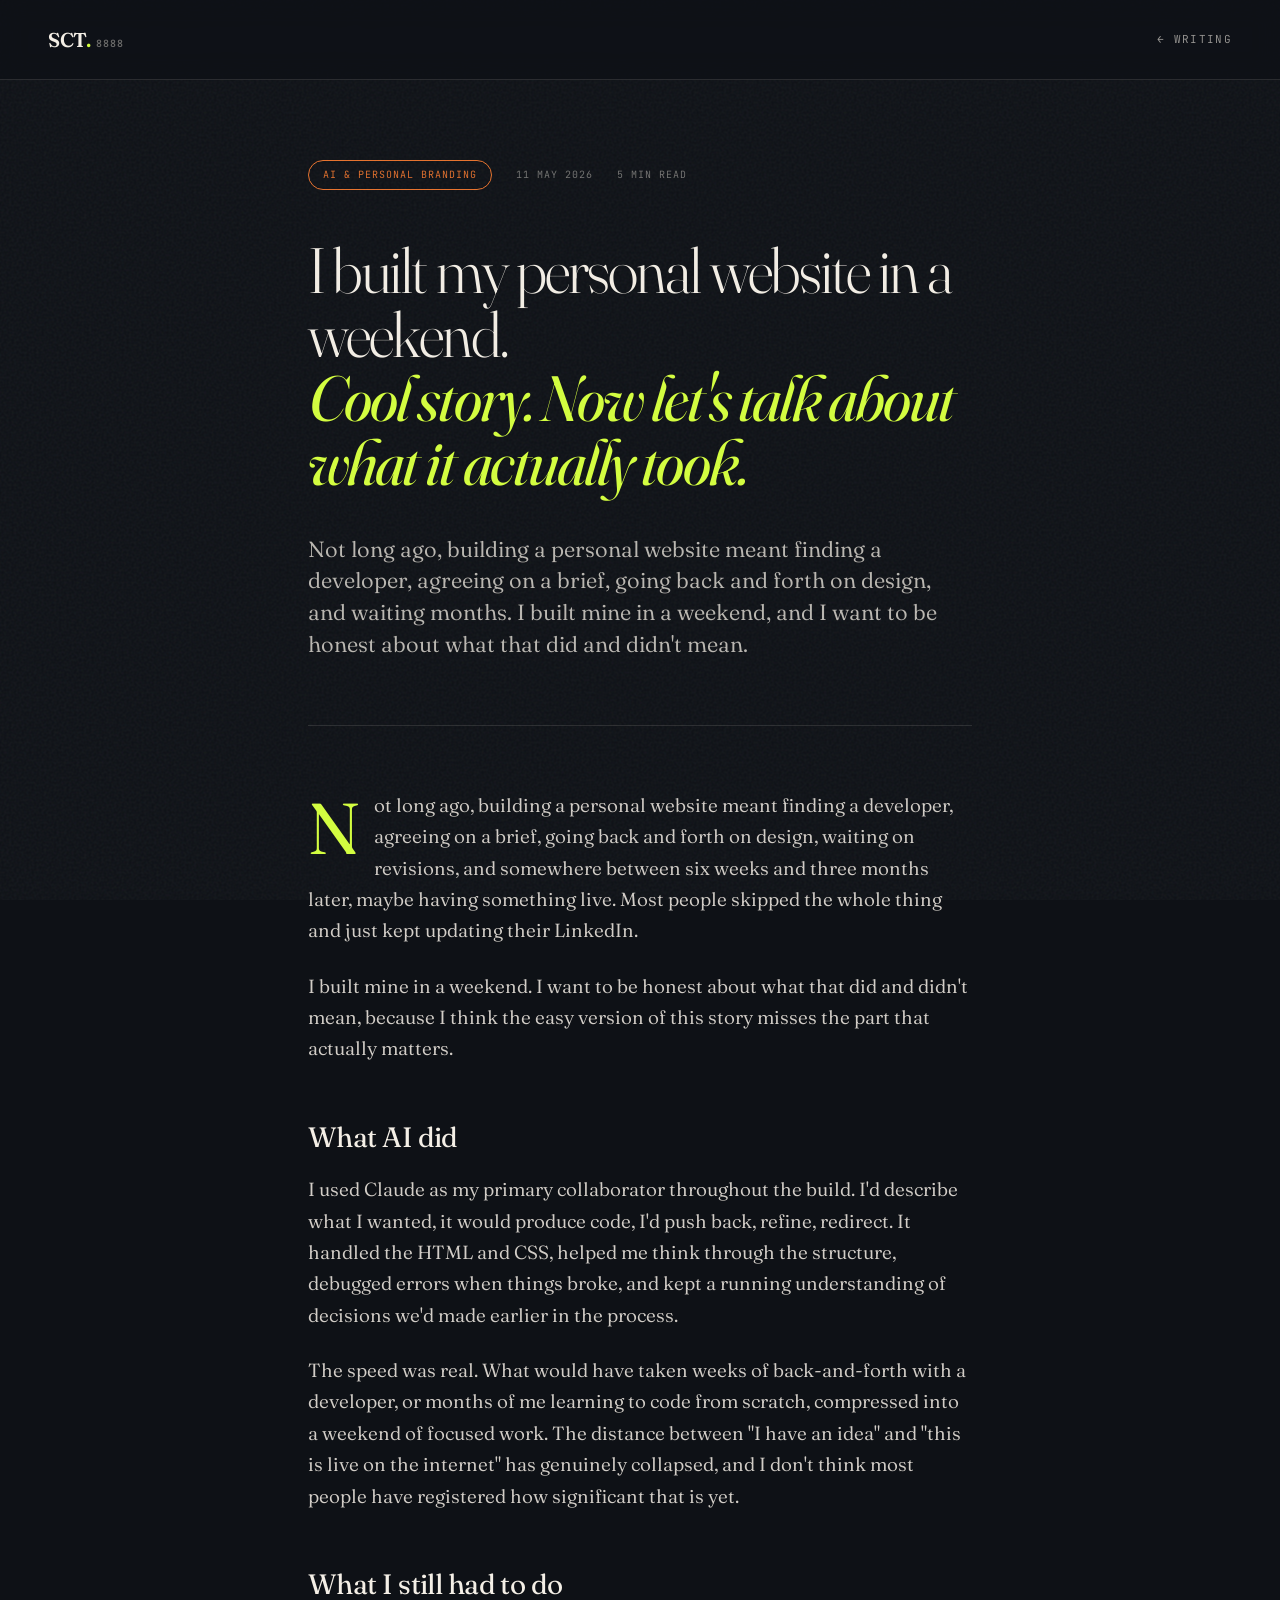
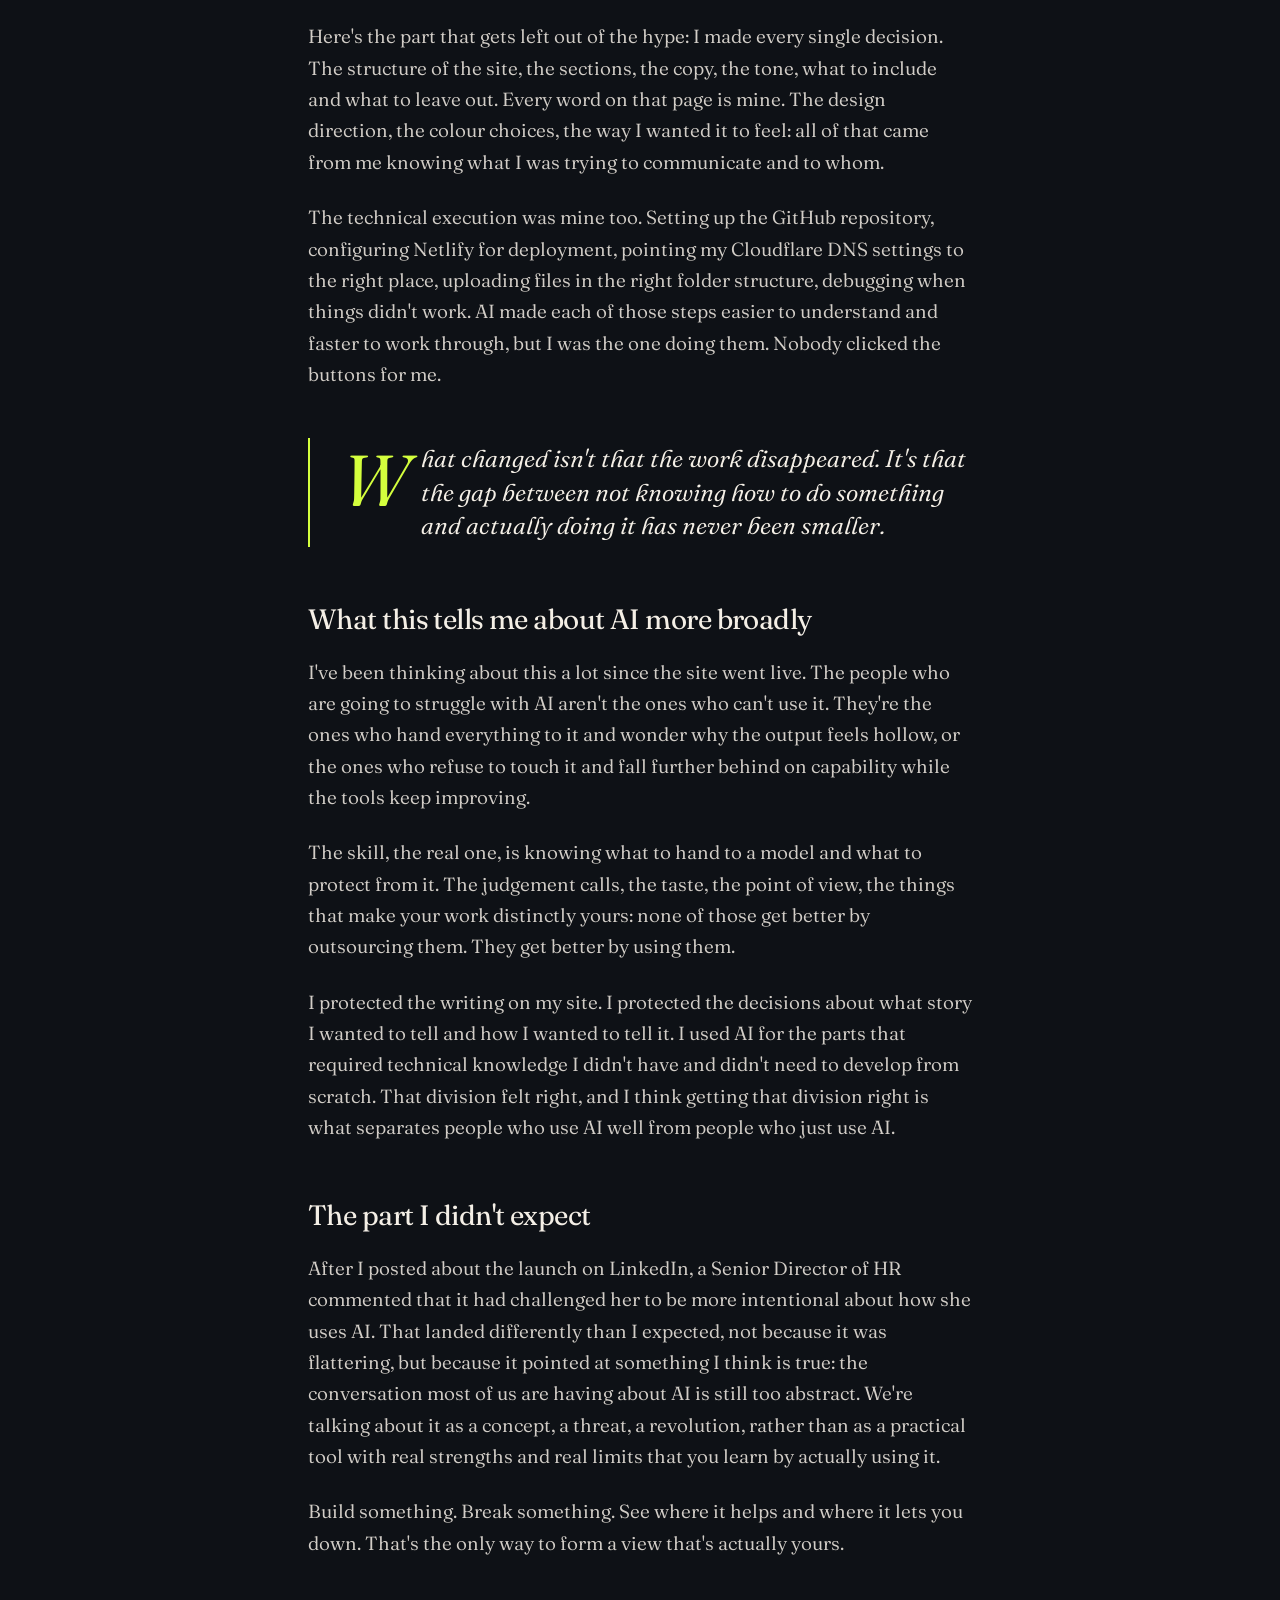
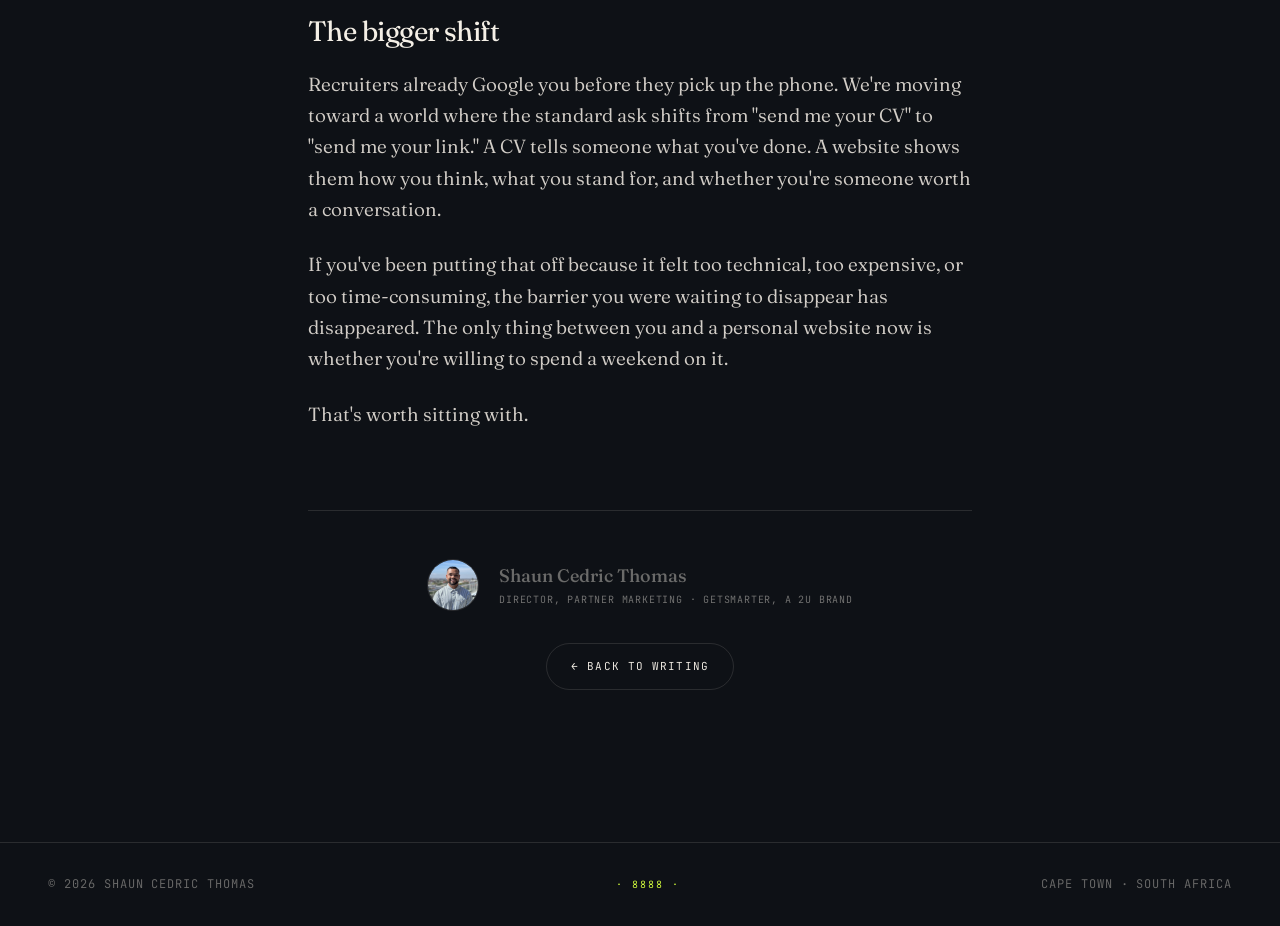
<file: writing/built-my-website-in-a-weekend/index.html>
<!DOCTYPE html>
<html lang="en">
<head>
<meta charset="UTF-8" />
<meta name="viewport" content="width=device-width, initial-scale=1.0" />
<meta name="color-scheme" content="dark" />
<meta name="theme-color" content="#0E1116" />
<title>I built my personal website in a weekend. Cool story. Now let's talk about what it actually took. · Shaun Cedric Thomas</title>

<!-- Primary SEO -->
<meta name="description" content="Not long ago, building a personal website meant finding a developer and waiting months. I built mine in a weekend. Here's what AI did, what I still had to do, and what it tells me about using these tools well." />
<meta name="author" content="Shaun Cedric Thomas" />
<link rel="canonical" href="https://shauncedricthomas.com/writing/built-my-website-in-a-weekend/" />

<!-- Open Graph -->
<meta property="og:type" content="article" />
<meta property="og:title" content="I built my personal website in a weekend. Here's what that actually means." />
<meta property="og:description" content="Not long ago, building a personal website meant finding a developer and waiting months. I built mine in a weekend. Here's what AI did, what I still had to do, and what it tells me about using these tools well." />
<meta property="og:url" content="https://shauncedricthomas.com/writing/built-my-website-in-a-weekend/" />
<meta property="og:image" content="https://shauncedricthomas.com/images/og-image.jpg" />
<meta property="article:author" content="Shaun Cedric Thomas" />
<meta property="article:published_time" content="2026-05-11" />
<meta name="twitter:card" content="summary_large_image" />
<meta name="twitter:title" content="I built my personal website in a weekend. Here's what that actually means." />
<meta name="twitter:description" content="Not long ago, building a personal website meant finding a developer and waiting months. I built mine in a weekend." />
<meta name="twitter:image" content="https://shauncedricthomas.com/images/og-image.jpg" />

<!-- Favicons -->
<link rel="icon" type="image/png" sizes="32x32" href="../../images/favicon-32.png" />
<link rel="apple-touch-icon" sizes="180x180" href="../../images/apple-touch-icon.png" />

<!-- Schema -->
<script type="application/ld+json">
{
  "@context": "https://schema.org",
  "@type": "BlogPosting",
  "headline": "I built my personal website in a weekend. Here's what that actually means.",
  "description": "Not long ago, building a personal website meant finding a developer and waiting months. I built mine in a weekend. Here's what AI did, what I still had to do, and what it tells me about using these tools well.",
  "author": {
    "@type": "Person",
    "name": "Shaun Cedric Thomas",
    "url": "https://shauncedricthomas.com/"
  },
  "datePublished": "2026-05-11",
  "url": "https://shauncedricthomas.com/writing/built-my-website-in-a-weekend/",
  "image": "https://shauncedricthomas.com/images/og-image.jpg",
  "publisher": {
    "@type": "Person",
    "name": "Shaun Cedric Thomas",
    "url": "https://shauncedricthomas.com/"
  }
}
</script>

<link rel="preconnect" href="https://fonts.googleapis.com">
<link rel="preconnect" href="https://fonts.gstatic.com" crossorigin>
<link href="https://fonts.googleapis.com/css2?family=Fraunces:ital,opsz,wght@0,9..144,300..900;1,9..144,300..900&family=JetBrains+Mono:wght@400;500&display=swap" rel="stylesheet">

<style>
  :root {
    --ink: #0E1116;
    --paper: #F4EFE6;
    --acid: #D4FF3D;
    --amber: #E8722C;
    --line: rgba(244,239,230,0.12);
    color-scheme: dark;
  }

  * { box-sizing: border-box; margin: 0; padding: 0; }
  html { scroll-behavior: smooth; background: #0E1116; color-scheme: dark; }

  body {
    background: var(--ink);
    color: var(--paper);
    font-family: 'Fraunces', Georgia, serif;
    font-weight: 350;
    font-size: 17px;
    line-height: 1.55;
    overflow-x: hidden;
    -webkit-font-smoothing: antialiased;
    forced-color-adjust: none;
  }

  body::before {
    content: '';
    position: fixed;
    inset: 0;
    pointer-events: none;
    z-index: 1;
    opacity: 0.06;
    background-image: url("data:image/svg+xml;utf8,<svg viewBox='0 0 400 400' xmlns='http://www.w3.org/2000/svg'><filter id='n'><feTurbulence type='fractalNoise' baseFrequency='0.9'/></filter><rect width='100%25' height='100%25' filter='url(%23n)'/></svg>");
  }

  .mono {
    font-family: 'JetBrains Mono', monospace;
    font-size: 12px;
    letter-spacing: 0.08em;
    text-transform: uppercase;
  }

  /* Nav */
  nav {
    position: fixed;
    top: 0; left: 0; right: 0;
    z-index: 100;
    padding: 24px 48px;
    display: flex;
    justify-content: space-between;
    align-items: center;
    backdrop-filter: blur(12px);
    background: rgba(14,17,22,0.7);
    border-bottom: 1px solid var(--line);
  }

  .logo {
    font-family: 'Fraunces', serif;
    font-weight: 600;
    font-size: 20px;
    letter-spacing: -0.02em;
    text-decoration: none;
    color: var(--paper);
  }
  .logo span { color: var(--acid); }
  .logo small {
    font-family: 'JetBrains Mono', monospace;
    font-size: 10px;
    color: rgba(244,239,230,0.4);
    margin-left: 6px;
    letter-spacing: 0.1em;
  }

  .nav-back {
    color: var(--paper);
    text-decoration: none;
    font-family: 'JetBrains Mono', monospace;
    font-size: 11px;
    letter-spacing: 0.12em;
    text-transform: uppercase;
    display: flex;
    align-items: center;
    gap: 8px;
    opacity: 0.6;
    transition: opacity 0.3s ease;
  }
  .nav-back:hover { opacity: 1; }

  /* Article layout */
  .article-wrap {
    max-width: 760px;
    margin: 0 auto;
    padding: 160px 48px 120px;
  }

  /* Header */
  .article-meta {
    display: flex;
    gap: 24px;
    align-items: center;
    margin-bottom: 48px;
    flex-wrap: wrap;
  }

  .article-tag {
    font-family: 'JetBrains Mono', monospace;
    font-size: 10px;
    padding: 6px 14px;
    border: 1px solid var(--amber);
    border-radius: 100px;
    color: var(--amber);
    text-transform: uppercase;
    letter-spacing: 0.1em;
  }

  .article-date {
    font-family: 'JetBrains Mono', monospace;
    font-size: 10px;
    color: rgba(244,239,230,0.45);
    letter-spacing: 0.1em;
    text-transform: uppercase;
  }

  .article-read {
    font-family: 'JetBrains Mono', monospace;
    font-size: 10px;
    color: rgba(244,239,230,0.45);
    letter-spacing: 0.1em;
    text-transform: uppercase;
  }

  .article-title {
    font-family: 'Fraunces', serif;
    font-weight: 300;
    font-size: clamp(36px, 5.5vw, 64px);
    line-height: 1.0;
    letter-spacing: -0.03em;
    font-variation-settings: "opsz" 144;
    margin-bottom: 40px;
  }

  .article-title em {
    font-style: italic;
    font-weight: 400;
    color: var(--acid);
  }

  .article-lede {
    font-size: 22px;
    line-height: 1.45;
    color: rgba(244,239,230,0.75);
    margin-bottom: 64px;
    padding-bottom: 64px;
    border-bottom: 1px solid var(--line);
  }

  /* Body copy */
  .article-body h2 {
    font-family: 'Fraunces', serif;
    font-weight: 400;
    font-size: 28px;
    letter-spacing: -0.02em;
    color: var(--paper);
    margin: 56px 0 20px;
    line-height: 1.2;
  }

  .article-body p {
    font-size: 19px;
    line-height: 1.65;
    color: rgba(244,239,230,0.85);
    margin-bottom: 24px;
    max-width: 680px;
  }

  .article-body p strong {
    color: var(--paper);
    font-weight: 500;
  }

  .article-body p:first-of-type::first-letter {
    font-size: 72px;
    float: left;
    line-height: 0.85;
    margin: 8px 14px 0 0;
    color: var(--acid);
    font-weight: 400;
  }

  /* Pull quote */
  .pull-quote {
    border-left: 2px solid var(--acid);
    padding: 4px 0 4px 32px;
    margin: 48px 0;
  }

  .pull-quote p {
    font-family: 'Fraunces', serif;
    font-size: 24px !important;
    font-style: italic;
    line-height: 1.4 !important;
    color: var(--paper) !important;
    margin-bottom: 0 !important;
  }

  /* Footer of article */
  .article-footer {
    margin-top: 80px;
    padding-top: 48px;
    border-top: 1px solid var(--line);
    display: flex;
    flex-direction: column;
    gap: 32px;
  }

  .author-line {
    display: flex;
    align-items: center;
    gap: 20px;
  }

  .author-portrait {
    width: 52px;
    height: 52px;
    border-radius: 50%;
    object-fit: cover;
    border: 1px solid var(--line);
    filter: contrast(1.02) saturate(0.92);
  }

  .author-info .name {
    font-family: 'Fraunces', serif;
    font-size: 18px;
    font-weight: 500;
    margin-bottom: 2px;
  }

  .author-info .role {
    font-family: 'JetBrains Mono', monospace;
    font-size: 10px;
    color: rgba(244,239,230,0.45);
    letter-spacing: 0.08em;
    text-transform: uppercase;
  }

  .back-link {
    display: inline-flex;
    align-items: center;
    gap: 12px;
    padding: 14px 24px;
    border: 1px solid var(--line);
    border-radius: 100px;
    color: var(--paper);
    text-decoration: none;
    font-family: 'JetBrains Mono', monospace;
    font-size: 11px;
    letter-spacing: 0.1em;
    text-transform: uppercase;
    transition: all 0.3s ease;
    width: fit-content;
  }

  .back-link:hover {
    background: var(--acid);
    color: var(--ink);
    border-color: var(--acid);
    transform: translateY(-2px);
  }

  .brand-link {
    color: inherit;
    text-decoration: none;
    border-bottom: 1px solid rgba(212,255,61,0.4);
    transition: border-color 0.3s ease, color 0.3s ease;
  }
  .brand-link:hover { color: var(--acid); border-bottom-color: var(--acid); }

  /* Page footer */
  footer {
    padding: 32px 48px;
    border-top: 1px solid var(--line);
    display: flex;
    justify-content: space-between;
    align-items: center;
    color: rgba(244,239,230,0.4);
  }

  .signature { color: var(--acid); font-family: 'JetBrains Mono', monospace; font-size: 10px; letter-spacing: 0.2em; }

  /* Reveal */
  .reveal { opacity: 0; transform: translateY(24px); transition: opacity 0.7s ease, transform 0.7s ease; }
  .reveal.visible { opacity: 1; transform: translateY(0); }

  @media (max-width: 768px) {
    nav { padding: 16px 24px; }
    .article-wrap { padding: 120px 24px 80px; }
    .article-body p { font-size: 17px; }
    .pull-quote p { font-size: 20px !important; }
    footer { padding: 24px; flex-direction: column; gap: 12px; text-align: center; }
  }
</style>
</head>
<body>

<nav aria-label="Primary">
  <a href="../../" class="logo">SCT<span>.</span><small>8888</small></a>
  <a href="../" class="nav-back">← Writing</a>
</nav>

<main>
  <article class="article-wrap" itemscope itemtype="https://schema.org/BlogPosting">

    <header>
      <div class="article-meta reveal">
        <span class="article-tag">AI &amp; Personal Branding</span>
        <span class="article-date"><time itemprop="datePublished" datetime="2026-05-11">11 May 2026</time></span>
        <span class="article-read">5 min read</span>
      </div>

      <h1 class="article-title reveal" itemprop="headline">
        I built my personal website in a weekend.<br/><em>Cool story. Now let's talk about what it actually took.</em>
      </h1>

      <p class="article-lede reveal" itemprop="description">
        Not long ago, building a personal website meant finding a developer, agreeing on a brief, going back and forth on design, and waiting months. I built mine in a weekend, and I want to be honest about what that did and didn't mean.
      </p>
    </header>

    <div class="article-body" itemprop="articleBody">

      <p class="reveal">Not long ago, building a personal website meant finding a developer, agreeing on a brief, going back and forth on design, waiting on revisions, and somewhere between six weeks and three months later, maybe having something live. Most people skipped the whole thing and just kept updating their LinkedIn.</p>

      <p class="reveal">I built mine in a weekend. I want to be honest about what that did and didn't mean, because I think the easy version of this story misses the part that actually matters.</p>

      <h2 class="reveal">What AI did</h2>

      <p class="reveal">I used Claude as my primary collaborator throughout the build. I'd describe what I wanted, it would produce code, I'd push back, refine, redirect. It handled the HTML and CSS, helped me think through the structure, debugged errors when things broke, and kept a running understanding of decisions we'd made earlier in the process.</p>

      <p class="reveal">The speed was real. What would have taken weeks of back-and-forth with a developer, or months of me learning to code from scratch, compressed into a weekend of focused work. The distance between "I have an idea" and "this is live on the internet" has genuinely collapsed, and I don't think most people have registered how significant that is yet.</p>

      <h2 class="reveal">What I still had to do</h2>

      <p class="reveal">Here's the part that gets left out of the hype: I made every single decision. The structure of the site, the sections, the copy, the tone, what to include and what to leave out. Every word on that page is mine. The design direction, the colour choices, the way I wanted it to feel: all of that came from me knowing what I was trying to communicate and to whom.</p>

      <p class="reveal">The technical execution was mine too. Setting up the GitHub repository, configuring Netlify for deployment, pointing my Cloudflare DNS settings to the right place, uploading files in the right folder structure, debugging when things didn't work. AI made each of those steps easier to understand and faster to work through, but I was the one doing them. Nobody clicked the buttons for me.</p>

      <div class="pull-quote reveal">
        <p>What changed isn't that the work disappeared. It's that the gap between not knowing how to do something and actually doing it has never been smaller.</p>
      </div>

      <h2 class="reveal">What this tells me about AI more broadly</h2>

      <p class="reveal">I've been thinking about this a lot since the site went live. The people who are going to struggle with AI aren't the ones who can't use it. They're the ones who hand everything to it and wonder why the output feels hollow, or the ones who refuse to touch it and fall further behind on capability while the tools keep improving.</p>

      <p class="reveal">The skill, the real one, is knowing what to hand to a model and what to protect from it. The judgement calls, the taste, the point of view, the things that make your work distinctly yours: none of those get better by outsourcing them. They get better by using them.</p>

      <p class="reveal">I protected the writing on my site. I protected the decisions about what story I wanted to tell and how I wanted to tell it. I used AI for the parts that required technical knowledge I didn't have and didn't need to develop from scratch. That division felt right, and I think getting that division right is what separates people who use AI well from people who just use AI.</p>

      <h2 class="reveal">The part I didn't expect</h2>

      <p class="reveal">After I posted about the launch on LinkedIn, a Senior Director of HR commented that it had challenged her to be more intentional about how she uses AI. That landed differently than I expected, not because it was flattering, but because it pointed at something I think is true: the conversation most of us are having about AI is still too abstract. We're talking about it as a concept, a threat, a revolution, rather than as a practical tool with real strengths and real limits that you learn by actually using it.</p>

      <p class="reveal">Build something. Break something. See where it helps and where it lets you down. That's the only way to form a view that's actually yours.</p>

      <h2 class="reveal">The bigger shift</h2>

      <p class="reveal">Recruiters already Google you before they pick up the phone. We're moving toward a world where the standard ask shifts from "send me your CV" to "send me your link." A CV tells someone what you've done. A website shows them how you think, what you stand for, and whether you're someone worth a conversation.</p>

      <p class="reveal">If you've been putting that off because it felt too technical, too expensive, or too time-consuming, the barrier you were waiting to disappear has disappeared. The only thing between you and a personal website now is whether you're willing to spend a weekend on it.</p>

      <p class="reveal">That's worth sitting with.</p>

    </div>

    <footer class="article-footer reveal">
      <div class="author-line">
        <img src="../../images/portrait.jpg" alt="Shaun Cedric Thomas" class="author-portrait" />
        <div class="author-info">
          <div class="name">Shaun Cedric Thomas</div>
          <div class="role">Director, Partner Marketing · GetSmarter, a 2U brand</div>
        </div>
      </div>
      <a href="../" class="back-link">← Back to Writing</a>
    </footer>

  </article>
</main>

<footer>
  <div class="mono">© 2026 Shaun Cedric Thomas</div>
  <div class="signature mono">· 8888 ·</div>
  <div class="mono">Cape Town · South Africa</div>
</footer>

<script>
  const observer = new IntersectionObserver((entries) => {
    entries.forEach(entry => { if (entry.isIntersecting) entry.target.classList.add('visible'); });
  }, { threshold: 0.1 });
  document.querySelectorAll('.reveal').forEach(el => observer.observe(el));
</script>

</body>
</html>
</file>
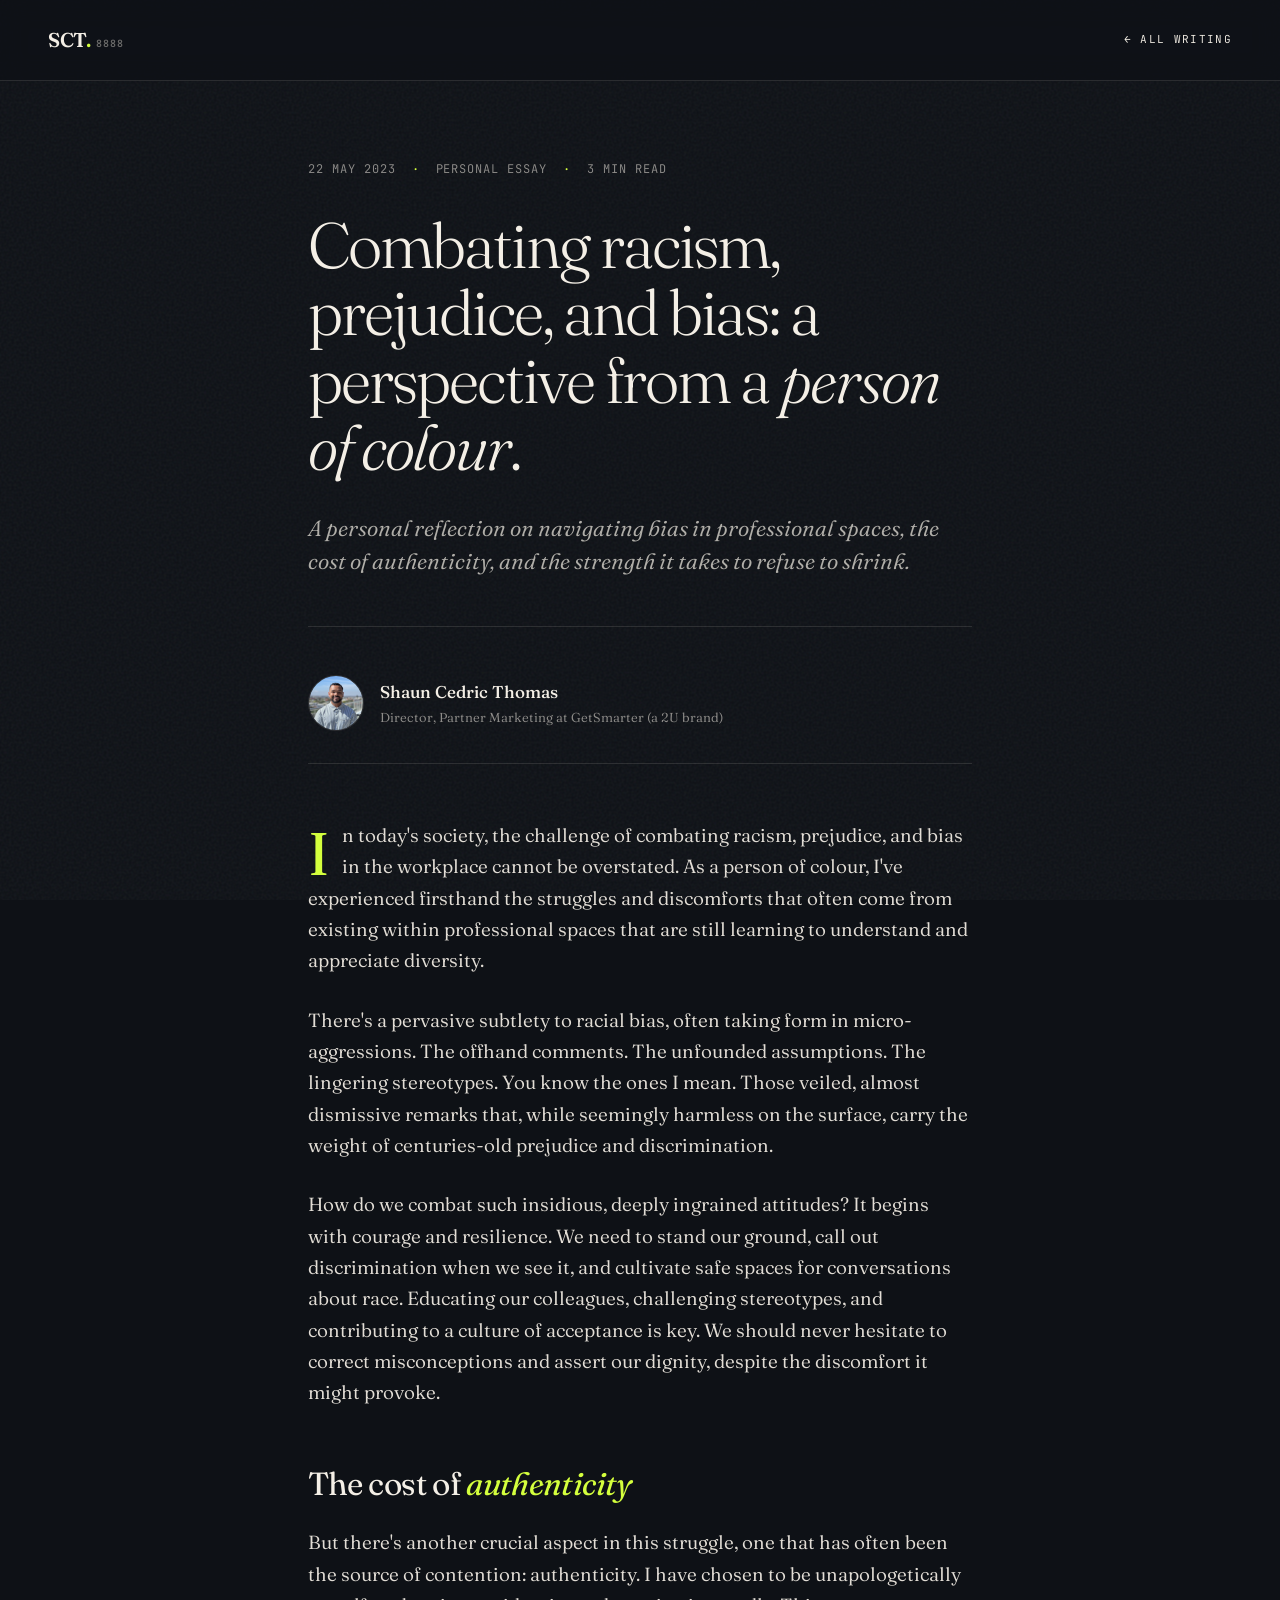
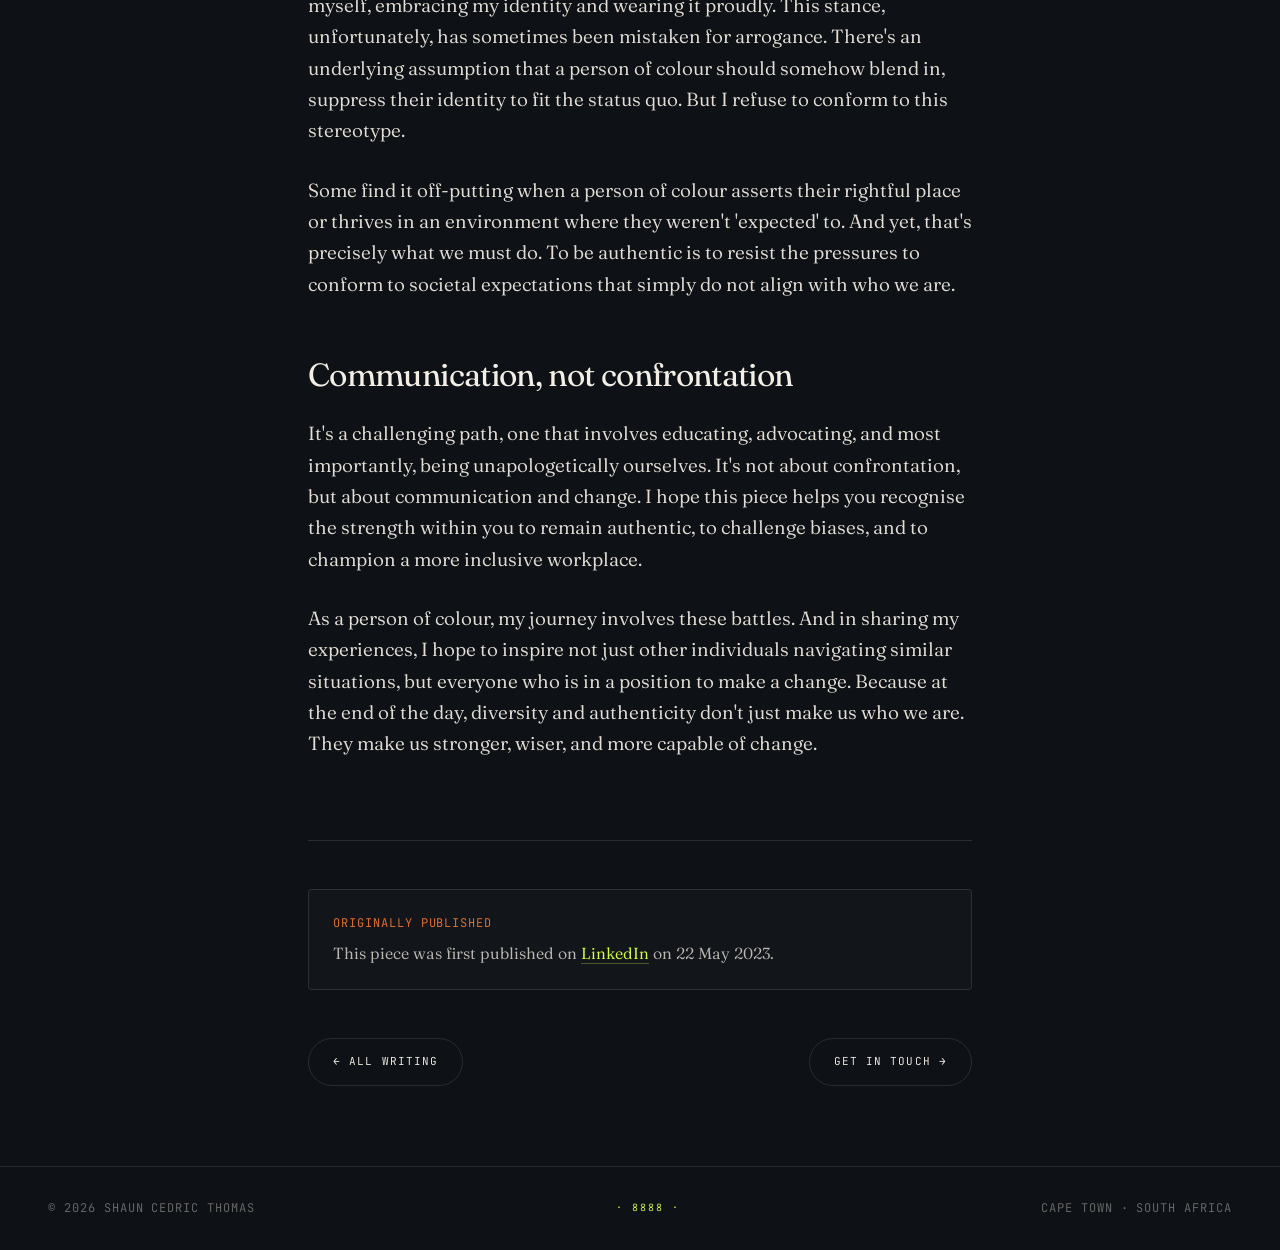
<file: writing/combating-racism-prejudice-bias/index.html>
<!DOCTYPE html>
<html lang="en">
<head>
<meta charset="UTF-8" />
<meta name="viewport" content="width=device-width, initial-scale=1.0" />
<meta name="color-scheme" content="dark" />
<meta name="theme-color" content="#0E1116" />
<meta name="supported-color-schemes" content="dark" />
<title>Combating racism, prejudice, and bias: a perspective from a person of colour | Shaun Cedric Thomas</title>
<meta name="description" content="A personal reflection on navigating racial bias in professional spaces, the cost of authenticity, and what it takes to build genuinely inclusive workplaces. By Shaun Cedric Thomas." />
<meta name="author" content="Shaun Cedric Thomas" />
<link rel="canonical" href="https://shauncedricthomas.com/writing/combating-racism-prejudice-bias/" />
<meta property="og:type" content="article" />
<meta property="og:title" content="Combating racism, prejudice, and bias: a perspective from a person of colour" />
<meta property="og:description" content="A personal reflection on navigating racial bias in professional spaces, the cost of authenticity, and what it takes to build genuinely inclusive workplaces." />
<meta property="og:url" content="https://shauncedricthomas.com/writing/combating-racism-prejudice-bias/" />
<meta property="og:image" content="https://shauncedricthomas.com/images/og-image.jpg" />
<meta property="article:published_time" content="2023-05-22" />
<meta property="article:author" content="Shaun Cedric Thomas" />
<script type="application/ld+json">
{
  "@context": "https://schema.org",
  "@type": "BlogPosting",
  "headline": "Combating racism, prejudice, and bias: a perspective from a person of colour",
  "description": "A personal reflection on navigating racial bias in professional spaces, the cost of authenticity, and what it takes to build genuinely inclusive workplaces.",
  "datePublished": "2023-05-22",
  "dateModified": "2023-05-22",
  "author": {
    "@type": "Person",
    "name": "Shaun Cedric Thomas",
    "url": "https://shauncedricthomas.com/",
    "sameAs": ["https://linkedin.com/in/shaun-cedricthomas1111", "https://scholar.google.com/citations?user=SinO620AAAAJ"]
  },
  "publisher": { "@type": "Person", "name": "Shaun Cedric Thomas", "url": "https://shauncedricthomas.com/" },
  "mainEntityOfPage": { "@type": "WebPage", "@id": "https://shauncedricthomas.com/writing/combating-racism-prejudice-bias/" },
  "image": "https://shauncedricthomas.com/images/og-image.jpg",
  "inLanguage": "en"
}
</script>
<link rel="icon" type="image/png" sizes="32x32" href="../../images/favicon-32.png" />
<link rel="apple-touch-icon" sizes="180x180" href="../../images/apple-touch-icon.png" />
<link rel="preconnect" href="https://fonts.googleapis.com">
<link rel="preconnect" href="https://fonts.gstatic.com" crossorigin>
<link href="https://fonts.googleapis.com/css2?family=Fraunces:ital,opsz,wght@0,9..144,300..900;1,9..144,300..900&family=JetBrains+Mono:wght@400;500&display=swap" rel="stylesheet">
<style>
  :root { --ink:#0E1116; --paper:#F4EFE6; --acid:#D4FF3D; --amber:#E8722C; --line:rgba(244,239,230,0.12); color-scheme: dark; }
  * { box-sizing: border-box; margin: 0; padding: 0; }
  html { scroll-behavior: smooth; background: #0E1116; }
  body { background: var(--ink) !important; color: var(--paper) !important; font-family: 'Fraunces', Georgia, serif; font-weight: 350; font-size: 19px; line-height: 1.6; overflow-x: hidden; -webkit-font-smoothing: antialiased; }
  body::before { content:''; position:fixed; inset:0; pointer-events:none; z-index:1; opacity:0.06; background-image:url("data:image/svg+xml;utf8,<svg viewBox='0 0 400 400' xmlns='http://www.w3.org/2000/svg'><filter id='n'><feTurbulence type='fractalNoise' baseFrequency='0.9'/></filter><rect width='100%25' height='100%25' filter='url(%23n)'/></svg>"); }
  .mono { font-family: 'JetBrains Mono', monospace; font-size: 12px; letter-spacing: 0.08em; text-transform: uppercase; }
  nav { position: fixed; top:0; left:0; right:0; z-index:100; padding: 24px 48px; display:flex; justify-content:space-between; align-items:center; backdrop-filter: blur(12px); background: rgba(14,17,22,0.7); border-bottom: 1px solid var(--line); }
  .logo { font-family: 'Fraunces', serif; font-weight: 600; font-size: 20px; letter-spacing: -0.02em; color: var(--paper); text-decoration: none; }
  .logo span { color: var(--acid); }
  .logo small { font-family: 'JetBrains Mono', monospace; font-size: 10px; color: rgba(244,239,230,0.4); margin-left: 6px; letter-spacing: 0.1em; }
  .back-link { color: var(--paper); text-decoration: none; font-family: 'JetBrains Mono', monospace; font-size: 11px; letter-spacing: 0.12em; text-transform: uppercase; transition: color 0.3s ease; }
  .back-link:hover { color: var(--acid); }
  article { max-width: 760px; margin: 0 auto; padding: 160px 48px 80px; position: relative; z-index: 2; }
  .article-meta { display: flex; gap: 16px; align-items: center; margin-bottom: 32px; color: rgba(244,239,230,0.55); }
  .article-meta .dot { color: var(--acid); }
  h1 { font-family: 'Fraunces', serif; font-weight: 300; font-size: clamp(40px, 6vw, 64px); line-height: 1.05; letter-spacing: -0.03em; margin-bottom: 32px; }
  h1 em { font-style: italic; color: var(--paper); }
  .article-tagline { font-size: 22px; line-height: 1.5; color: rgba(244,239,230,0.7); margin-bottom: 48px; padding-bottom: 48px; border-bottom: 1px solid var(--line); font-style: italic; }
  .author-line { display: flex; align-items: center; gap: 16px; margin-bottom: 56px; padding-bottom: 32px; border-bottom: 1px solid var(--line); }
  .author-portrait { width: 56px; height: 56px; border-radius: 50%; object-fit: cover; border: 1px solid var(--line); }
  .author-name { font-family: 'Fraunces', serif; font-size: 17px; font-weight: 500; color: var(--paper); }
  .author-detail { color: rgba(244,239,230,0.55); font-size: 13px; margin-top: 2px; }
  .article-body p { margin-bottom: 28px; font-size: 19px; line-height: 1.65; color: rgba(244,239,230,0.92); }
  .article-body p:first-of-type::first-letter { font-size: 60px; float: left; line-height: 0.9; margin: 6px 12px 0 0; color: var(--acid); font-weight: 400; font-family: 'Fraunces', serif; }
  .article-body strong { color: var(--paper); font-weight: 500; }
  .article-body em { color: var(--paper); }
  .article-body h2 { font-family: 'Fraunces', serif; font-weight: 400; font-size: 32px; line-height: 1.2; letter-spacing: -0.02em; margin: 56px 0 24px; color: var(--paper); }
  .article-body h2 em { font-style: italic; color: var(--acid); }
  .article-footer { margin-top: 80px; padding-top: 48px; border-top: 1px solid var(--line); }
  .original-note { padding: 24px; border: 1px solid var(--line); border-radius: 4px; background: rgba(255,255,255,0.02); margin-bottom: 48px; }
  .original-note .mono { color: var(--amber); margin-bottom: 8px; display: block; }
  .original-note p { font-size: 16px; color: rgba(244,239,230,0.75); line-height: 1.5; margin: 0; }
  .original-note a { color: var(--acid); text-decoration: none; border-bottom: 1px solid rgba(212, 255, 61, 0.3); }
  .more-writing { display: flex; justify-content: space-between; align-items: center; gap: 24px; flex-wrap: wrap; }
  .more-writing-link { display: inline-flex; align-items: center; gap: 12px; padding: 14px 24px; border: 1px solid var(--line); border-radius: 100px; color: var(--paper); text-decoration: none; font-family: 'JetBrains Mono', monospace; font-size: 11px; letter-spacing: 0.1em; text-transform: uppercase; transition: all 0.3s ease; }
  .more-writing-link:hover { background: var(--acid); color: var(--ink); border-color: var(--acid); }
  footer { padding: 32px 48px; border-top: 1px solid var(--line); display: flex; justify-content: space-between; align-items: center; color: rgba(244,239,230,0.4); position: relative; z-index: 2; }
  .signature { color: var(--acid); font-family: 'JetBrains Mono', monospace; font-size: 10px; letter-spacing: 0.2em; }
  @media (max-width: 720px) {
    nav { padding: 16px 24px; }
    article { padding: 120px 24px 60px; }
    .article-body p { font-size: 17px; }
    .article-body h2 { font-size: 26px; }
    .article-tagline { font-size: 18px; }
    footer { padding: 24px; flex-direction: column; gap: 12px; text-align: center; }
    .more-writing { flex-direction: column; align-items: flex-start; }
  }
</style>
</head>
<body>
<nav><a href="../../" class="logo">SCT<span>.</span><small>8888</small></a><a href="../" class="back-link">← All writing</a></nav>
<article itemscope itemtype="https://schema.org/BlogPosting">
  <div class="article-meta mono">
    <time itemprop="datePublished" datetime="2023-05-22">22 May 2023</time>
    <span class="dot">·</span><span>Personal Essay</span><span class="dot">·</span><span>3 min read</span>
  </div>
  <h1 itemprop="headline">Combating racism, prejudice, and bias: a perspective from a <em>person of colour</em>.</h1>
  <p class="article-tagline" itemprop="description">A personal reflection on navigating bias in professional spaces, the cost of authenticity, and the strength it takes to refuse to shrink.</p>
  <div class="author-line">
    <img src="../../images/portrait.jpg" alt="Shaun Cedric Thomas" class="author-portrait" />
    <div>
      <div class="author-name" itemprop="author">Shaun Cedric Thomas</div>
      <div class="author-detail">Director, Partner Marketing at GetSmarter (a 2U brand)</div>
    </div>
  </div>
  <div class="article-body" itemprop="articleBody">
    <p>In today's society, the challenge of combating racism, prejudice, and bias in the workplace cannot be overstated. As a person of colour, I've experienced firsthand the struggles and discomforts that often come from existing within professional spaces that are still learning to understand and appreciate diversity.</p>
    <p>There's a pervasive subtlety to racial bias, often taking form in micro-aggressions. The offhand comments. The unfounded assumptions. The lingering stereotypes. You know the ones I mean. Those veiled, almost dismissive remarks that, while seemingly harmless on the surface, carry the weight of centuries-old prejudice and discrimination.</p>
    <p>How do we combat such insidious, deeply ingrained attitudes? It begins with courage and resilience. We need to stand our ground, call out discrimination when we see it, and cultivate safe spaces for conversations about race. Educating our colleagues, challenging stereotypes, and contributing to a culture of acceptance is key. We should never hesitate to correct misconceptions and assert our dignity, despite the discomfort it might provoke.</p>
    <h2>The cost of <em>authenticity</em></h2>
    <p>But there's another crucial aspect in this struggle, one that has often been the source of contention: authenticity. I have chosen to be unapologetically myself, embracing my identity and wearing it proudly. This stance, unfortunately, has sometimes been mistaken for arrogance. There's an underlying assumption that a person of colour should somehow blend in, suppress their identity to fit the status quo. But I refuse to conform to this stereotype.</p>
    <p>Some find it off-putting when a person of colour asserts their rightful place or thrives in an environment where they weren't 'expected' to. And yet, that's precisely what we must do. To be authentic is to resist the pressures to conform to societal expectations that simply do not align with who we are.</p>
    <h2>Communication, not confrontation</h2>
    <p>It's a challenging path, one that involves educating, advocating, and most importantly, being unapologetically ourselves. It's not about confrontation, but about communication and change. I hope this piece helps you recognise the strength within you to remain authentic, to challenge biases, and to champion a more inclusive workplace.</p>
    <p>As a person of colour, my journey involves these battles. And in sharing my experiences, I hope to inspire not just other individuals navigating similar situations, but everyone who is in a position to make a change. Because at the end of the day, diversity and authenticity don't just make us who we are. They make us stronger, wiser, and more capable of change.</p>
  </div>
  <div class="article-footer">
    <div class="original-note">
      <span class="mono">Originally published</span>
      <p>This piece was first published on <a href="https://www.linkedin.com/in/shaun-cedricthomas1111/" target="_blank" rel="noopener">LinkedIn</a> on 22 May 2023.</p>
    </div>
    <div class="more-writing">
      <a href="../" class="more-writing-link">← All writing</a>
      <a href="../../#contact" class="more-writing-link">Get in touch →</a>
    </div>
  </div>
</article>
<footer>
  <div class="mono">© 2026 Shaun Cedric Thomas</div>
  <div class="signature mono">· 8888 ·</div>
  <div class="mono">Cape Town · South Africa</div>
</footer>
</body>
</html>
</file>
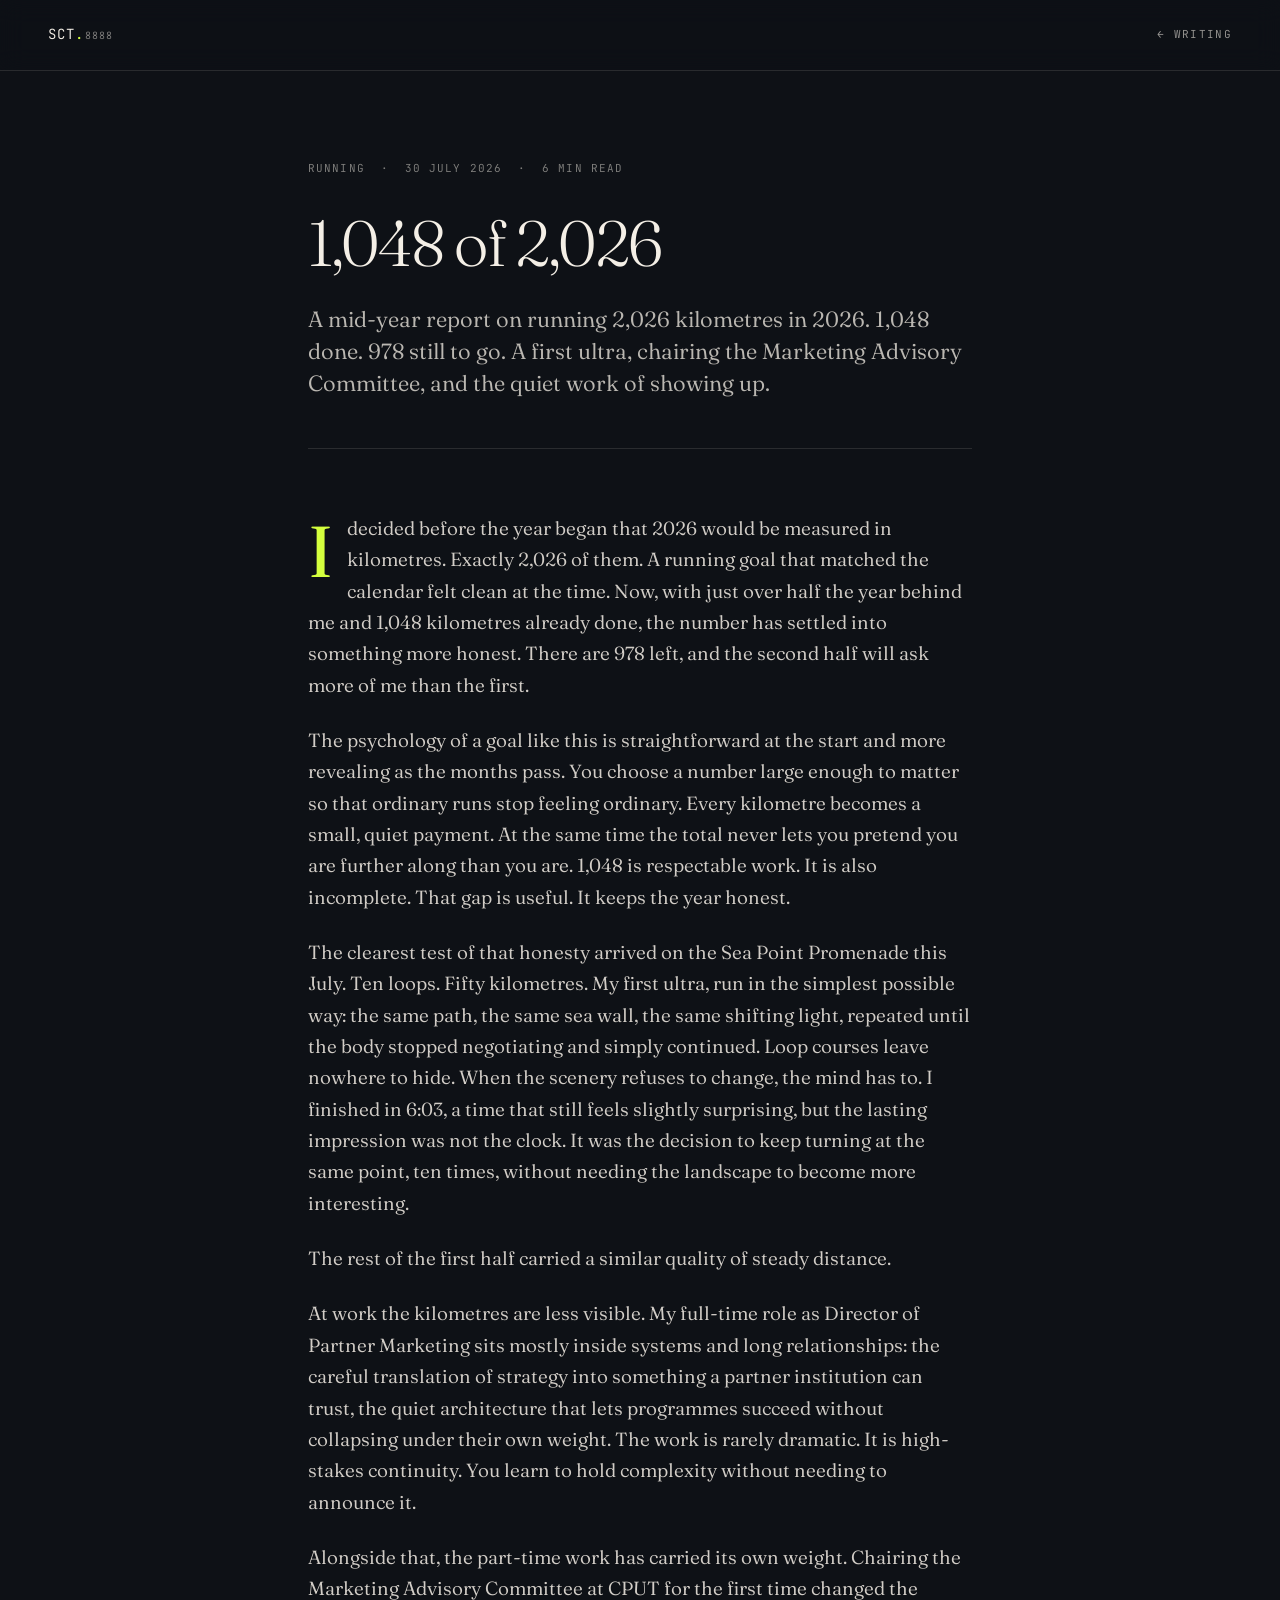
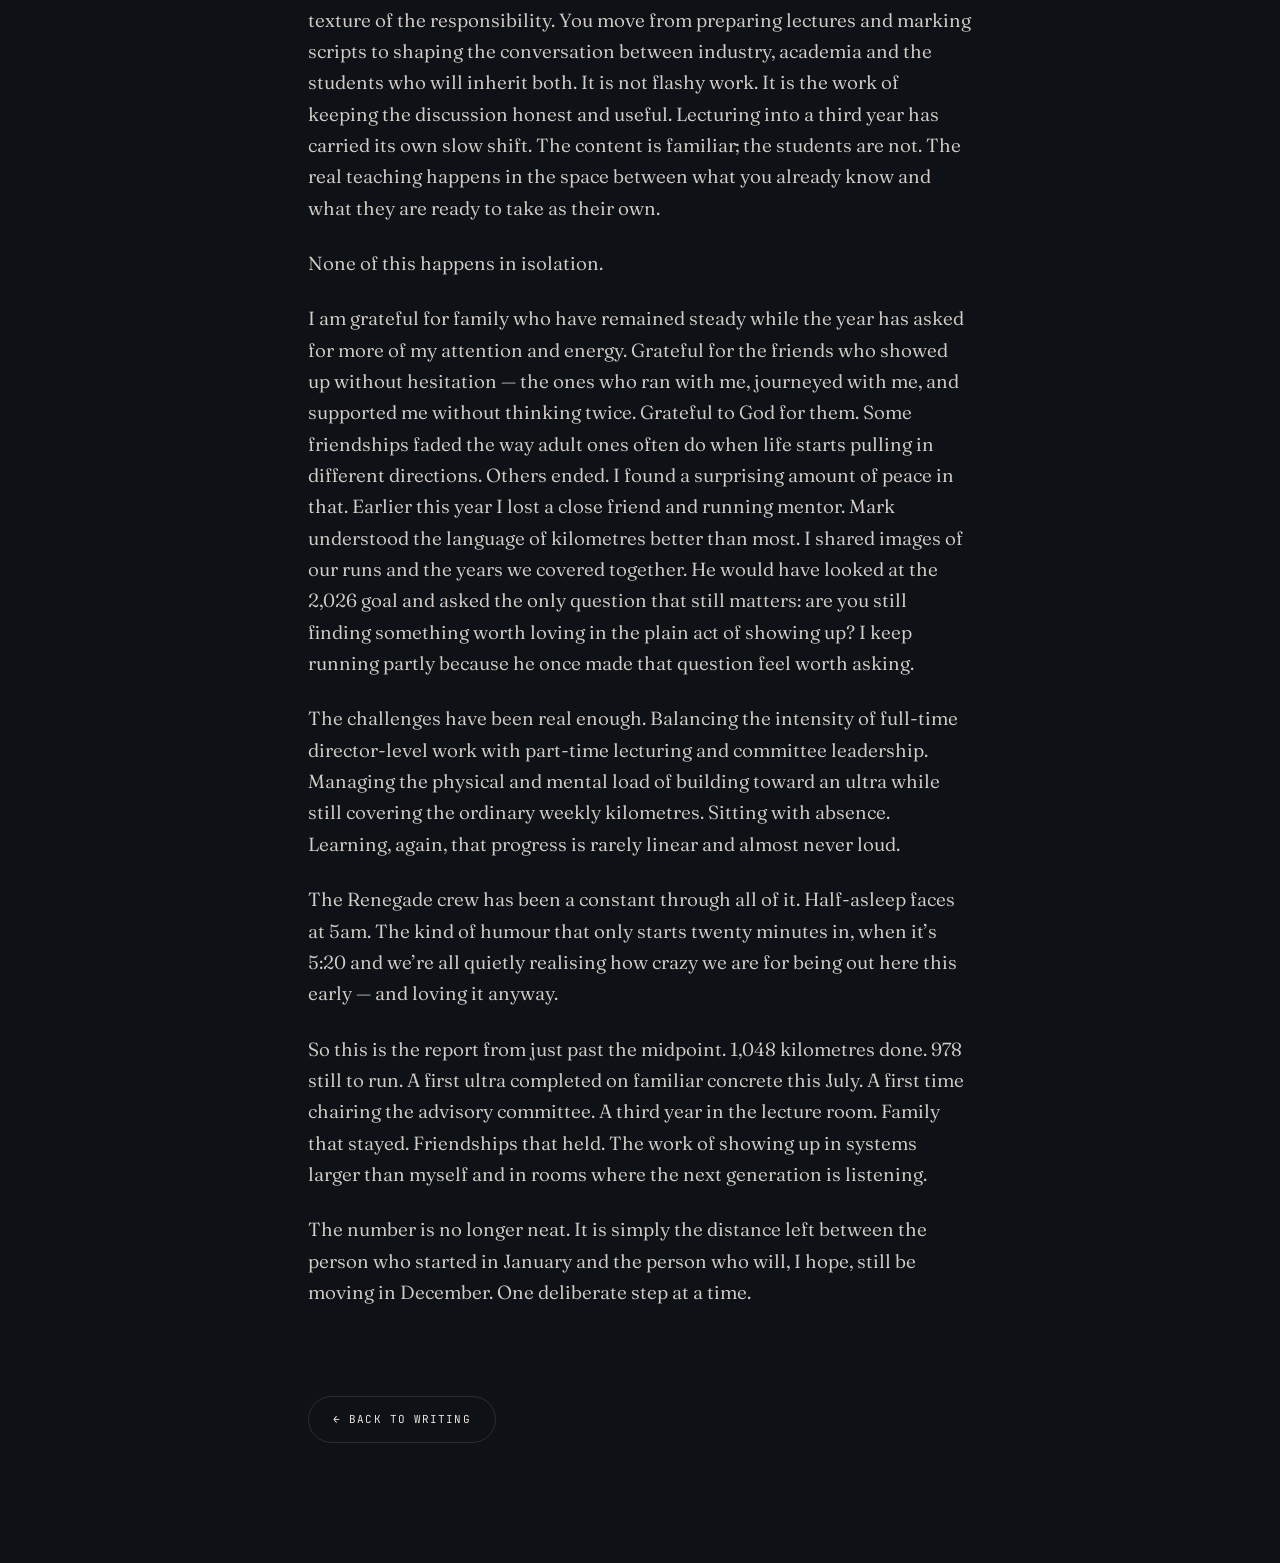
<file: writing/halfway-to-2026/index.html>
<!DOCTYPE html>
<html lang="en">
<head>
  <meta charset="UTF-8" />
  <meta name="viewport" content="width=device-width, initial-scale=1.0" />
  <meta name="color-scheme" content="dark" />
  <meta name="theme-color" content="#0E1116" />
  <title>1,048 of 2,026 · Shaun Cedric Thomas</title>
  <meta name="description" content="A mid-year report on running 2,026 kilometres in 2026. 1,048 done, 978 still to go. A first ultra, chairing the Marketing Advisory Committee, and the quiet work of showing up." />
  <link rel="canonical" href="https://shauncedricthomas.com/writing/halfway-to-2026/" />

  <meta property="og:title" content="1,048 of 2,026· Shaun Cedric Thomas" />
  <meta property="og:description" content="A mid-year report on running 2,026 kilometres in 2026. 1,048 done, 978 still to go." />
  <meta property="og:url" content="https://shauncedricthomas.com/writing/halfway-to-2026/" />
  <meta property="og:type" content="article" />
  <meta property="article:published_time" content="2026-07-30" />

  <link rel="preconnect" href="https://fonts.googleapis.com" />
  <link rel="preconnect" href="https://fonts.gstatic.com" crossorigin />
  <link href="https://fonts.googleapis.com/css2?family=Fraunces:ital,opsz,wght@0,9..144,300..900;1,9..144,300..900&family=JetBrains+Mono:wght@400;500&display=swap" rel="stylesheet" />

  <style>
    :root {
      --ink: #0E1116;
      --paper: #F4EFE6;
      --acid: #D4FF3D;
      --amber: #E8722C;
      --line: rgba(244,239,230,0.12);
      color-scheme: dark;
    }
    * { box-sizing: border-box; margin: 0; padding: 0; }
    html { scroll-behavior: smooth; background: #0E1116; }
    body {
      background: var(--ink);
      color: var(--paper);
      font-family: 'Fraunces', Georgia, serif;
      font-weight: 350;
      font-size: 17px;
      line-height: 1.55;
      -webkit-font-smoothing: antialiased;
    }
    nav {
      position: fixed; top: 0; left: 0; right: 0; z-index: 100;
      padding: 24px 48px;
      display: flex; justify-content: space-between; align-items: center;
      backdrop-filter: blur(12px);
      background: rgba(14,17,22,0.7);
      border-bottom: 1px solid var(--line);
    }
    .logo {
      font-family: 'JetBrains Mono', monospace;
      font-size: 14px; letter-spacing: 0.06em;
      color: var(--paper); text-decoration: none;
    }
    .logo span { color: var(--acid); }
    .logo small { font-size: 10px; opacity: 0.5; margin-left: 2px; }
    .nav-back {
      color: var(--paper); text-decoration: none;
      font-family: 'JetBrains Mono', monospace;
      font-size: 11px; letter-spacing: 0.12em; text-transform: uppercase;
      opacity: 0.6; transition: opacity 0.3s ease;
    }
    .nav-back:hover { opacity: 1; color: var(--acid); }

    .article-wrap {
      max-width: 760px;
      margin: 0 auto;
      padding: 160px 48px 120px;
    }
    .article-meta {
      font-family: 'JetBrains Mono', monospace;
      font-size: 11px; letter-spacing: 0.1em; text-transform: uppercase;
      color: rgba(244,239,230,0.5);
      margin-bottom: 32px;
      display: flex; gap: 16px; flex-wrap: wrap;
    }
    .article-title {
      font-family: 'Fraunces', serif;
      font-weight: 300;
      font-size: clamp(36px, 5.5vw, 64px);
      line-height: 1.05;
      letter-spacing: -0.03em;
      margin-bottom: 28px;
    }
    .article-lede {
      font-size: 22px;
      line-height: 1.45;
      color: rgba(244,239,230,0.75);
      margin-bottom: 64px;
      padding-bottom: 48px;
      border-bottom: 1px solid var(--line);
    }
    .article-body p {
      font-size: 19px;
      line-height: 1.65;
      color: rgba(244,239,230,0.85);
      margin-bottom: 24px;
      max-width: 680px;
    }
    .article-body p:first-of-type::first-letter {
      font-size: 72px;
      float: left;
      line-height: 0.85;
      margin: 8px 14px 0 0;
      color: var(--acid);
      font-weight: 400;
    }
    .back-link {
      display: inline-flex; align-items: center; gap: 12px;
      padding: 14px 24px;
      border: 1px solid var(--line);
      border-radius: 100px;
      color: var(--paper);
      text-decoration: none;
      font-family: 'JetBrains Mono', monospace;
      font-size: 11px; letter-spacing: 0.1em; text-transform: uppercase;
      transition: all 0.3s ease;
      margin-top: 64px;
    }
    .back-link:hover {
      background: var(--acid);
      color: var(--ink);
      border-color: var(--acid);
    }
    @media (max-width: 700px) {
      nav { padding: 18px 24px; }
      .article-wrap { padding: 120px 24px 80px; }
      .article-title { font-size: 32px; }
    }
  </style>
</head>
<body>
  <nav>
    <a href="/" class="logo">SCT<span>.</span><small>8888</small></a>
    <a href="../" class="nav-back">← Writing</a>
  </nav>

  <article class="article-wrap">
    <div class="article-meta">
      <span>Running</span>
      <span>·</span>
      <time datetime="2026-07-30">30 July 2026</time>
      <span>·</span>
      <span>6 min read</span>
    </div>

    <h1 class="article-title">1,048 of 2,026</h1>

    <p class="article-lede">A mid-year report on running 2,026 kilometres in 2026. 1,048 done. 978 still to go. A first ultra, chairing the Marketing Advisory Committee, and the quiet work of showing up.</p>

    <div class="article-body">
      <p>I decided before the year began that 2026 would be measured in kilometres. Exactly 2,026 of them. A running goal that matched the calendar felt clean at the time. Now, with just over half the year behind me and 1,048 kilometres already done, the number has settled into something more honest. There are 978 left, and the second half will ask more of me than the first.</p>

      <p>The psychology of a goal like this is straightforward at the start and more revealing as the months pass. You choose a number large enough to matter so that ordinary runs stop feeling ordinary. Every kilometre becomes a small, quiet payment. At the same time the total never lets you pretend you are further along than you are. 1,048 is respectable work. It is also incomplete. That gap is useful. It keeps the year honest.</p>

      <p>The clearest test of that honesty arrived on the Sea Point Promenade this July. Ten loops. Fifty kilometres. My first ultra, run in the simplest possible way: the same path, the same sea wall, the same shifting light, repeated until the body stopped negotiating and simply continued. Loop courses leave nowhere to hide. When the scenery refuses to change, the mind has to. I finished in 6:03, a time that still feels slightly surprising, but the lasting impression was not the clock. It was the decision to keep turning at the same point, ten times, without needing the landscape to become more interesting.</p>

      <p>The rest of the first half carried a similar quality of steady distance.</p>

      <p>At work the kilometres are less visible. My full-time role as Director of Partner Marketing sits mostly inside systems and long relationships: the careful translation of strategy into something a partner institution can trust, the quiet architecture that lets programmes succeed without collapsing under their own weight. The work is rarely dramatic. It is high-stakes continuity. You learn to hold complexity without needing to announce it.</p>

      <p>Alongside that, the part-time work has carried its own weight. Chairing the Marketing Advisory Committee at CPUT for the first time changed the texture of the responsibility. You move from preparing lectures and marking scripts to shaping the conversation between industry, academia and the students who will inherit both. It is not flashy work. It is the work of keeping the discussion honest and useful. Lecturing into a third year has carried its own slow shift. The content is familiar; the students are not. The real teaching happens in the space between what you already know and what they are ready to take as their own.</p>

      <p>None of this happens in isolation.</p>

      <p>I am grateful for family who have remained steady while the year has asked for more of my attention and energy. Grateful for the friends who showed up without hesitation — the ones who ran with me, journeyed with me, and supported me without thinking twice. Grateful to God for them. Some friendships faded the way adult ones often do when life starts pulling in different directions. Others ended. I found a surprising amount of peace in that. Earlier this year I lost a close friend and running mentor. Mark understood the language of kilometres better than most. I shared images of our runs and the years we covered together. He would have looked at the 2,026 goal and asked the only question that still matters: are you still finding something worth loving in the plain act of showing up? I keep running partly because he once made that question feel worth asking.</p>

      <p>The challenges have been real enough. Balancing the intensity of full-time director-level work with part-time lecturing and committee leadership. Managing the physical and mental load of building toward an ultra while still covering the ordinary weekly kilometres. Sitting with absence. Learning, again, that progress is rarely linear and almost never loud.</p>

      <p>The Renegade crew has been a constant through all of it. Half-asleep faces at 5am. The kind of humour that only starts twenty minutes in, when it’s 5:20 and we’re all quietly realising how crazy we are for being out here this early — and loving it anyway.</p>

      <p>So this is the report from just past the midpoint. 1,048 kilometres done. 978 still to run. A first ultra completed on familiar concrete this July. A first time chairing the advisory committee. A third year in the lecture room. Family that stayed. Friendships that held. The work of showing up in systems larger than myself and in rooms where the next generation is listening.</p>

      <p>The number is no longer neat. It is simply the distance left between the person who started in January and the person who will, I hope, still be moving in December. One deliberate step at a time.</p>
    </div>

    <a href="../" class="back-link">← Back to Writing</a>
  </article>
</body>
</html>
</file>
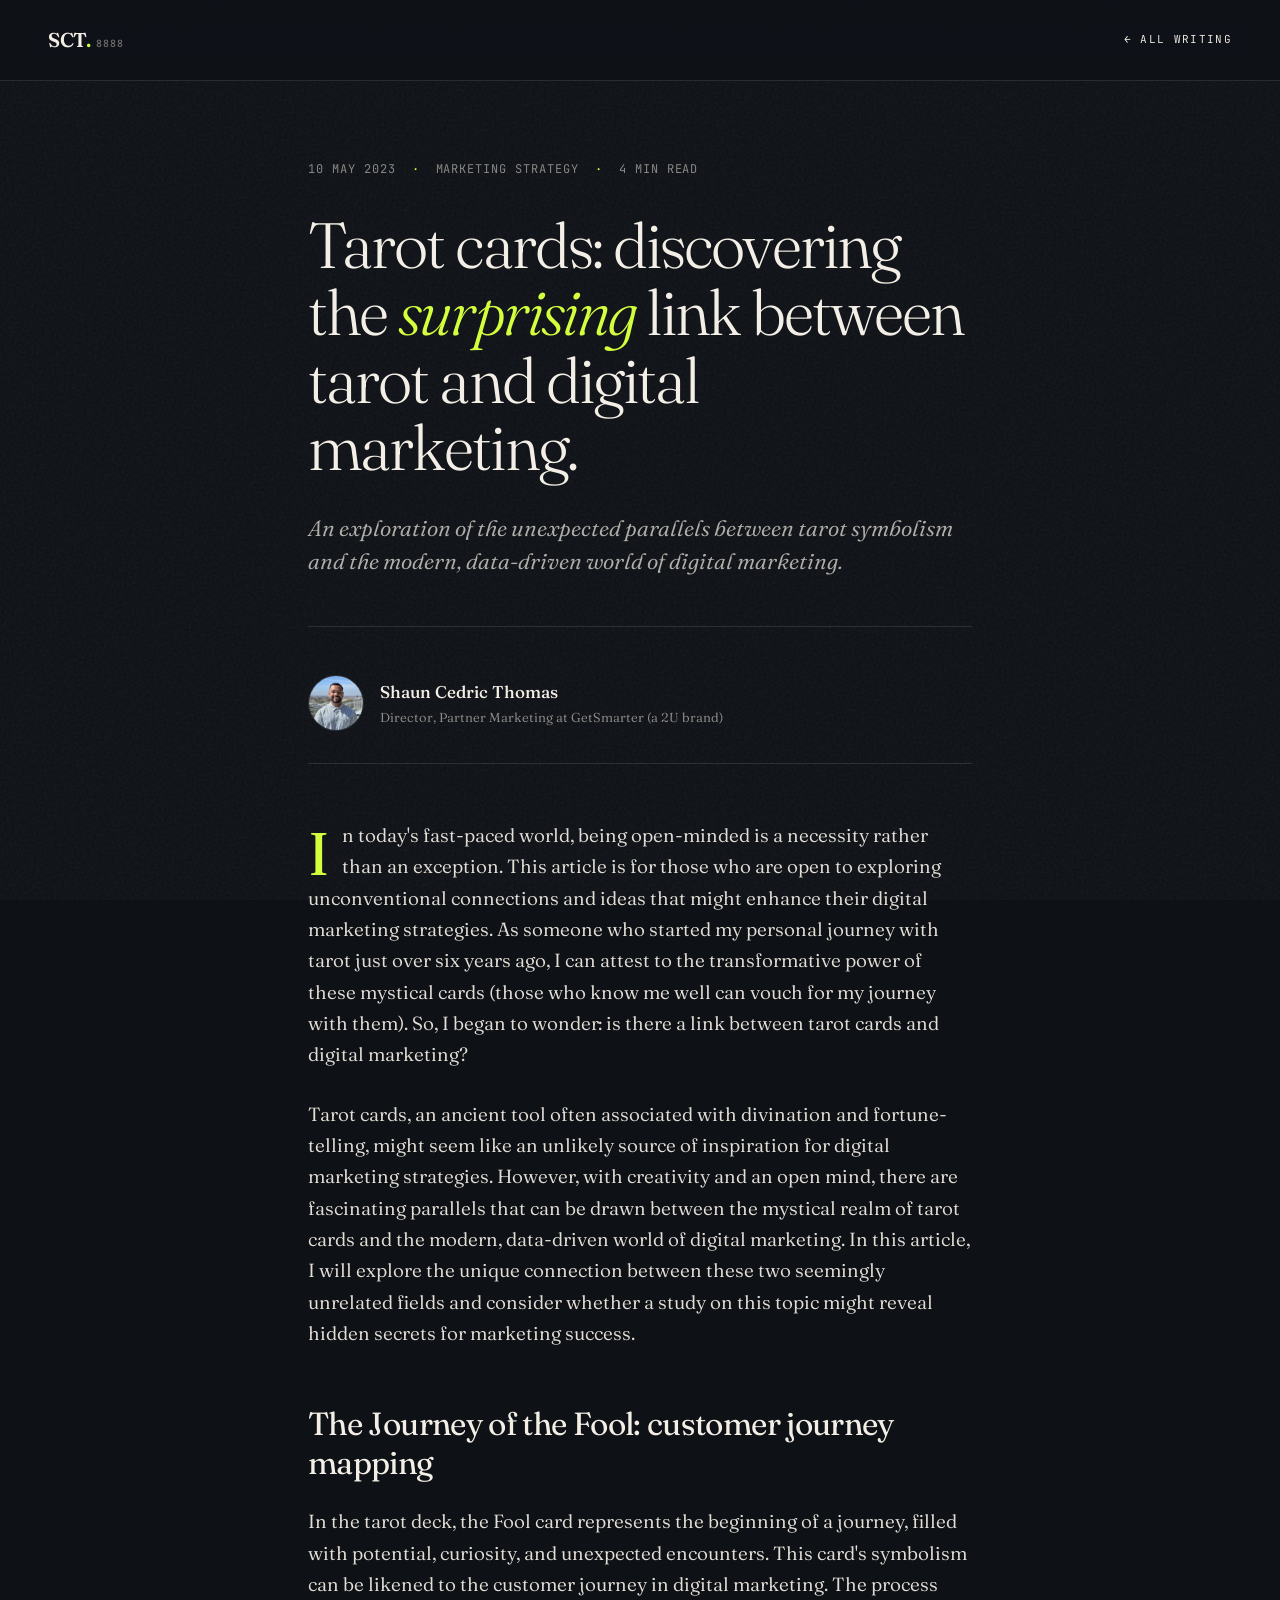
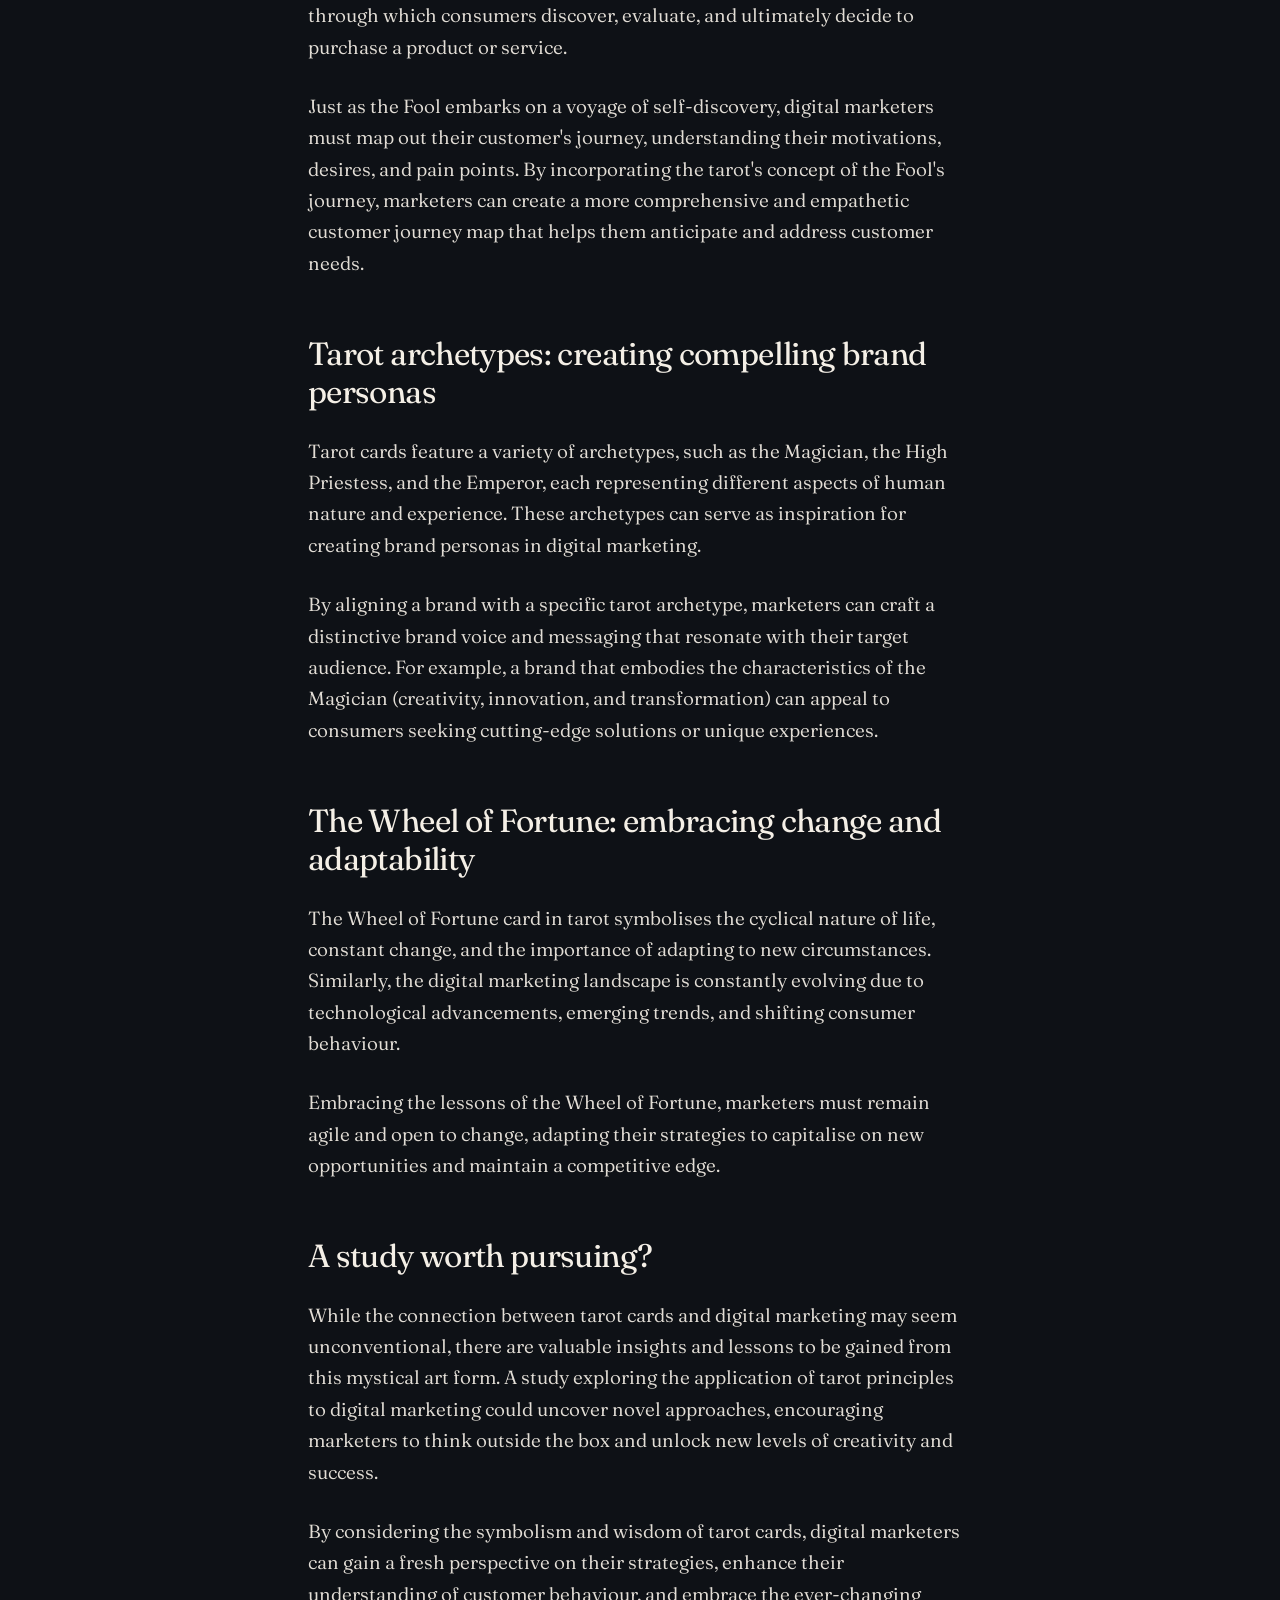
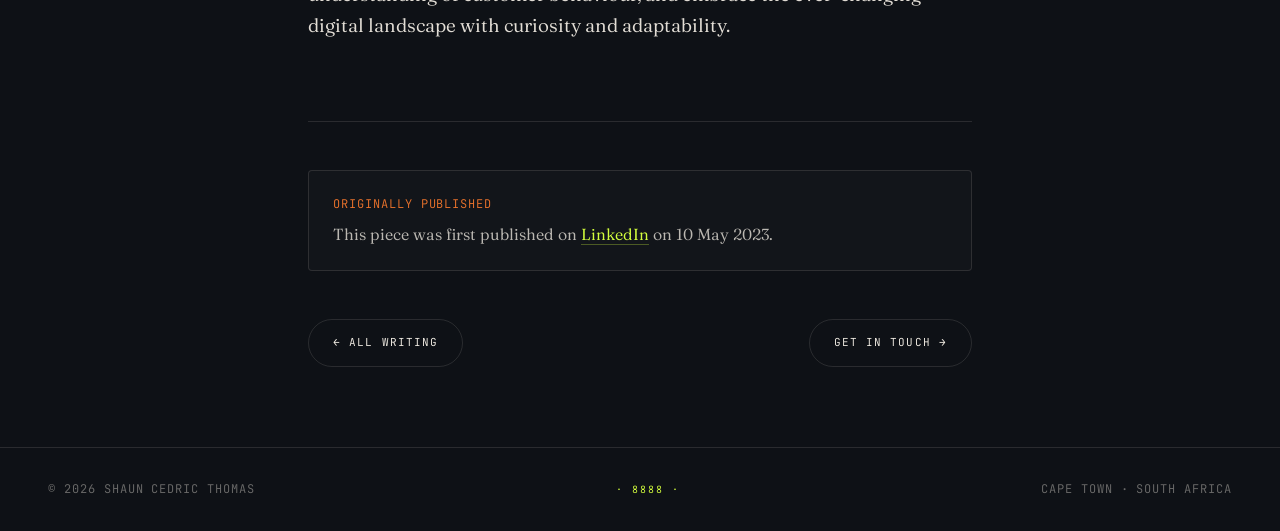
<file: writing/tarot-and-digital-marketing/index.html>
<!DOCTYPE html>
<html lang="en">
<head>
<meta charset="UTF-8" />
<meta name="viewport" content="width=device-width, initial-scale=1.0" />
<meta name="color-scheme" content="dark" />
<meta name="theme-color" content="#0E1116" />
<meta name="supported-color-schemes" content="dark" />
<title>Tarot cards: discovering the surprising link between tarot and digital marketing | Shaun Cedric Thomas</title>
<meta name="description" content="An exploration of the unexpected parallels between tarot symbolism and digital marketing strategy. Customer journey mapping, brand archetypes, and adaptability through a creative lens. By Shaun Cedric Thomas." />
<meta name="author" content="Shaun Cedric Thomas" />
<link rel="canonical" href="https://shauncedricthomas.com/writing/tarot-and-digital-marketing/" />
<meta property="og:type" content="article" />
<meta property="og:title" content="Tarot cards: discovering the surprising link between tarot and digital marketing" />
<meta property="og:description" content="An exploration of the unexpected parallels between tarot symbolism and digital marketing strategy." />
<meta property="og:url" content="https://shauncedricthomas.com/writing/tarot-and-digital-marketing/" />
<meta property="og:image" content="https://shauncedricthomas.com/images/og-image.jpg" />
<meta property="article:published_time" content="2023-05-10" />
<meta property="article:author" content="Shaun Cedric Thomas" />
<script type="application/ld+json">
{
  "@context": "https://schema.org",
  "@type": "BlogPosting",
  "headline": "Tarot cards: discovering the surprising link between tarot and digital marketing",
  "description": "An exploration of the unexpected parallels between tarot symbolism and digital marketing strategy.",
  "datePublished": "2023-05-10",
  "dateModified": "2023-05-10",
  "author": {
    "@type": "Person",
    "name": "Shaun Cedric Thomas",
    "url": "https://shauncedricthomas.com/",
    "sameAs": ["https://linkedin.com/in/shaun-cedricthomas1111", "https://scholar.google.com/citations?user=SinO620AAAAJ"]
  },
  "publisher": { "@type": "Person", "name": "Shaun Cedric Thomas", "url": "https://shauncedricthomas.com/" },
  "mainEntityOfPage": { "@type": "WebPage", "@id": "https://shauncedricthomas.com/writing/tarot-and-digital-marketing/" },
  "image": "https://shauncedricthomas.com/images/og-image.jpg",
  "inLanguage": "en"
}
</script>
<link rel="icon" type="image/png" sizes="32x32" href="../../images/favicon-32.png" />
<link rel="apple-touch-icon" sizes="180x180" href="../../images/apple-touch-icon.png" />
<link rel="preconnect" href="https://fonts.googleapis.com">
<link rel="preconnect" href="https://fonts.gstatic.com" crossorigin>
<link href="https://fonts.googleapis.com/css2?family=Fraunces:ital,opsz,wght@0,9..144,300..900;1,9..144,300..900&family=JetBrains+Mono:wght@400;500&display=swap" rel="stylesheet">
<style>
  :root { --ink:#0E1116; --paper:#F4EFE6; --acid:#D4FF3D; --amber:#E8722C; --line:rgba(244,239,230,0.12); color-scheme: dark; }
  * { box-sizing: border-box; margin: 0; padding: 0; }
  html { scroll-behavior: smooth; background: #0E1116; }
  body { background: var(--ink) !important; color: var(--paper) !important; font-family: 'Fraunces', Georgia, serif; font-weight: 350; font-size: 19px; line-height: 1.6; overflow-x: hidden; -webkit-font-smoothing: antialiased; }
  body::before { content:''; position:fixed; inset:0; pointer-events:none; z-index:1; opacity:0.06; background-image:url("data:image/svg+xml;utf8,<svg viewBox='0 0 400 400' xmlns='http://www.w3.org/2000/svg'><filter id='n'><feTurbulence type='fractalNoise' baseFrequency='0.9'/></filter><rect width='100%25' height='100%25' filter='url(%23n)'/></svg>"); }
  .mono { font-family: 'JetBrains Mono', monospace; font-size: 12px; letter-spacing: 0.08em; text-transform: uppercase; }
  nav { position: fixed; top:0; left:0; right:0; z-index:100; padding: 24px 48px; display:flex; justify-content:space-between; align-items:center; backdrop-filter: blur(12px); background: rgba(14,17,22,0.7); border-bottom: 1px solid var(--line); }
  .logo { font-family: 'Fraunces', serif; font-weight: 600; font-size: 20px; letter-spacing: -0.02em; color: var(--paper); text-decoration: none; }
  .logo span { color: var(--acid); }
  .logo small { font-family: 'JetBrains Mono', monospace; font-size: 10px; color: rgba(244,239,230,0.4); margin-left: 6px; letter-spacing: 0.1em; }
  .back-link { color: var(--paper); text-decoration: none; font-family: 'JetBrains Mono', monospace; font-size: 11px; letter-spacing: 0.12em; text-transform: uppercase; transition: color 0.3s ease; }
  .back-link:hover { color: var(--acid); }
  article { max-width: 760px; margin: 0 auto; padding: 160px 48px 80px; position: relative; z-index: 2; }
  .article-meta { display: flex; gap: 16px; align-items: center; margin-bottom: 32px; color: rgba(244,239,230,0.55); }
  .article-meta .dot { color: var(--acid); }
  h1 { font-family: 'Fraunces', serif; font-weight: 300; font-size: clamp(40px, 6vw, 64px); line-height: 1.05; letter-spacing: -0.03em; margin-bottom: 32px; }
  h1 em { font-style: italic; color: var(--acid); }
  .article-tagline { font-size: 22px; line-height: 1.5; color: rgba(244,239,230,0.7); margin-bottom: 48px; padding-bottom: 48px; border-bottom: 1px solid var(--line); font-style: italic; }
  .author-line { display: flex; align-items: center; gap: 16px; margin-bottom: 56px; padding-bottom: 32px; border-bottom: 1px solid var(--line); }
  .author-portrait { width: 56px; height: 56px; border-radius: 50%; object-fit: cover; border: 1px solid var(--line); }
  .author-name { font-family: 'Fraunces', serif; font-size: 17px; font-weight: 500; color: var(--paper); }
  .author-detail { color: rgba(244,239,230,0.55); font-size: 13px; margin-top: 2px; }
  .article-body p { margin-bottom: 28px; font-size: 19px; line-height: 1.65; color: rgba(244,239,230,0.92); }
  .article-body p:first-of-type::first-letter { font-size: 60px; float: left; line-height: 0.9; margin: 6px 12px 0 0; color: var(--acid); font-weight: 400; font-family: 'Fraunces', serif; }
  .article-body strong { color: var(--paper); font-weight: 500; }
  .article-body em { color: var(--paper); }
  .article-body h2 { font-family: 'Fraunces', serif; font-weight: 400; font-size: 32px; line-height: 1.2; letter-spacing: -0.02em; margin: 56px 0 24px; color: var(--paper); }
  .article-body h2 em { font-style: italic; color: var(--acid); }
  .article-footer { margin-top: 80px; padding-top: 48px; border-top: 1px solid var(--line); }
  .original-note { padding: 24px; border: 1px solid var(--line); border-radius: 4px; background: rgba(255,255,255,0.02); margin-bottom: 48px; }
  .original-note .mono { color: var(--amber); margin-bottom: 8px; display: block; }
  .original-note p { font-size: 16px; color: rgba(244,239,230,0.75); line-height: 1.5; margin: 0; }
  .original-note a { color: var(--acid); text-decoration: none; border-bottom: 1px solid rgba(212, 255, 61, 0.3); }
  .more-writing { display: flex; justify-content: space-between; align-items: center; gap: 24px; flex-wrap: wrap; }
  .more-writing-link { display: inline-flex; align-items: center; gap: 12px; padding: 14px 24px; border: 1px solid var(--line); border-radius: 100px; color: var(--paper); text-decoration: none; font-family: 'JetBrains Mono', monospace; font-size: 11px; letter-spacing: 0.1em; text-transform: uppercase; transition: all 0.3s ease; }
  .more-writing-link:hover { background: var(--acid); color: var(--ink); border-color: var(--acid); }
  footer { padding: 32px 48px; border-top: 1px solid var(--line); display: flex; justify-content: space-between; align-items: center; color: rgba(244,239,230,0.4); position: relative; z-index: 2; }
  .signature { color: var(--acid); font-family: 'JetBrains Mono', monospace; font-size: 10px; letter-spacing: 0.2em; }
  @media (max-width: 720px) {
    nav { padding: 16px 24px; }
    article { padding: 120px 24px 60px; }
    .article-body p { font-size: 17px; }
    .article-body h2 { font-size: 26px; }
    .article-tagline { font-size: 18px; }
    footer { padding: 24px; flex-direction: column; gap: 12px; text-align: center; }
    .more-writing { flex-direction: column; align-items: flex-start; }
  }
</style>
</head>
<body>
<nav><a href="../../" class="logo">SCT<span>.</span><small>8888</small></a><a href="../" class="back-link">← All writing</a></nav>
<article itemscope itemtype="https://schema.org/BlogPosting">
  <div class="article-meta mono">
    <time itemprop="datePublished" datetime="2023-05-10">10 May 2023</time>
    <span class="dot">·</span><span>Marketing Strategy</span><span class="dot">·</span><span>4 min read</span>
  </div>
  <h1 itemprop="headline">Tarot cards: discovering the <em>surprising</em> link between tarot and digital marketing.</h1>
  <p class="article-tagline" itemprop="description">An exploration of the unexpected parallels between tarot symbolism and the modern, data-driven world of digital marketing.</p>
  <div class="author-line">
    <img src="../../images/portrait.jpg" alt="Shaun Cedric Thomas" class="author-portrait" />
    <div>
      <div class="author-name" itemprop="author">Shaun Cedric Thomas</div>
      <div class="author-detail">Director, Partner Marketing at GetSmarter (a 2U brand)</div>
    </div>
  </div>
  <div class="article-body" itemprop="articleBody">
    <p>In today's fast-paced world, being open-minded is a necessity rather than an exception. This article is for those who are open to exploring unconventional connections and ideas that might enhance their digital marketing strategies. As someone who started my personal journey with tarot just over six years ago, I can attest to the transformative power of these mystical cards (those who know me well can vouch for my journey with them). So, I began to wonder: is there a link between tarot cards and digital marketing?</p>
    <p>Tarot cards, an ancient tool often associated with divination and fortune-telling, might seem like an unlikely source of inspiration for digital marketing strategies. However, with creativity and an open mind, there are fascinating parallels that can be drawn between the mystical realm of tarot cards and the modern, data-driven world of digital marketing. In this article, I will explore the unique connection between these two seemingly unrelated fields and consider whether a study on this topic might reveal hidden secrets for marketing success.</p>
    <h2>The Journey of the Fool: customer journey mapping</h2>
    <p>In the tarot deck, the Fool card represents the beginning of a journey, filled with potential, curiosity, and unexpected encounters. This card's symbolism can be likened to the customer journey in digital marketing. The process through which consumers discover, evaluate, and ultimately decide to purchase a product or service.</p>
    <p>Just as the Fool embarks on a voyage of self-discovery, digital marketers must map out their customer's journey, understanding their motivations, desires, and pain points. By incorporating the tarot's concept of the Fool's journey, marketers can create a more comprehensive and empathetic customer journey map that helps them anticipate and address customer needs.</p>
    <h2>Tarot archetypes: creating compelling brand personas</h2>
    <p>Tarot cards feature a variety of archetypes, such as the Magician, the High Priestess, and the Emperor, each representing different aspects of human nature and experience. These archetypes can serve as inspiration for creating brand personas in digital marketing.</p>
    <p>By aligning a brand with a specific tarot archetype, marketers can craft a distinctive brand voice and messaging that resonate with their target audience. For example, a brand that embodies the characteristics of the Magician (creativity, innovation, and transformation) can appeal to consumers seeking cutting-edge solutions or unique experiences.</p>
    <h2>The Wheel of Fortune: embracing change and adaptability</h2>
    <p>The Wheel of Fortune card in tarot symbolises the cyclical nature of life, constant change, and the importance of adapting to new circumstances. Similarly, the digital marketing landscape is constantly evolving due to technological advancements, emerging trends, and shifting consumer behaviour.</p>
    <p>Embracing the lessons of the Wheel of Fortune, marketers must remain agile and open to change, adapting their strategies to capitalise on new opportunities and maintain a competitive edge.</p>
    <h2>A study worth pursuing?</h2>
    <p>While the connection between tarot cards and digital marketing may seem unconventional, there are valuable insights and lessons to be gained from this mystical art form. A study exploring the application of tarot principles to digital marketing could uncover novel approaches, encouraging marketers to think outside the box and unlock new levels of creativity and success.</p>
    <p>By considering the symbolism and wisdom of tarot cards, digital marketers can gain a fresh perspective on their strategies, enhance their understanding of customer behaviour, and embrace the ever-changing digital landscape with curiosity and adaptability.</p>
  </div>
  <div class="article-footer">
    <div class="original-note">
      <span class="mono">Originally published</span>
      <p>This piece was first published on <a href="https://www.linkedin.com/in/shaun-cedricthomas1111/" target="_blank" rel="noopener">LinkedIn</a> on 10 May 2023.</p>
    </div>
    <div class="more-writing">
      <a href="../" class="more-writing-link">← All writing</a>
      <a href="../../#contact" class="more-writing-link">Get in touch →</a>
    </div>
  </div>
</article>
<footer>
  <div class="mono">© 2026 Shaun Cedric Thomas</div>
  <div class="signature mono">· 8888 ·</div>
  <div class="mono">Cape Town · South Africa</div>
</footer>
</body>
</html>
</file>
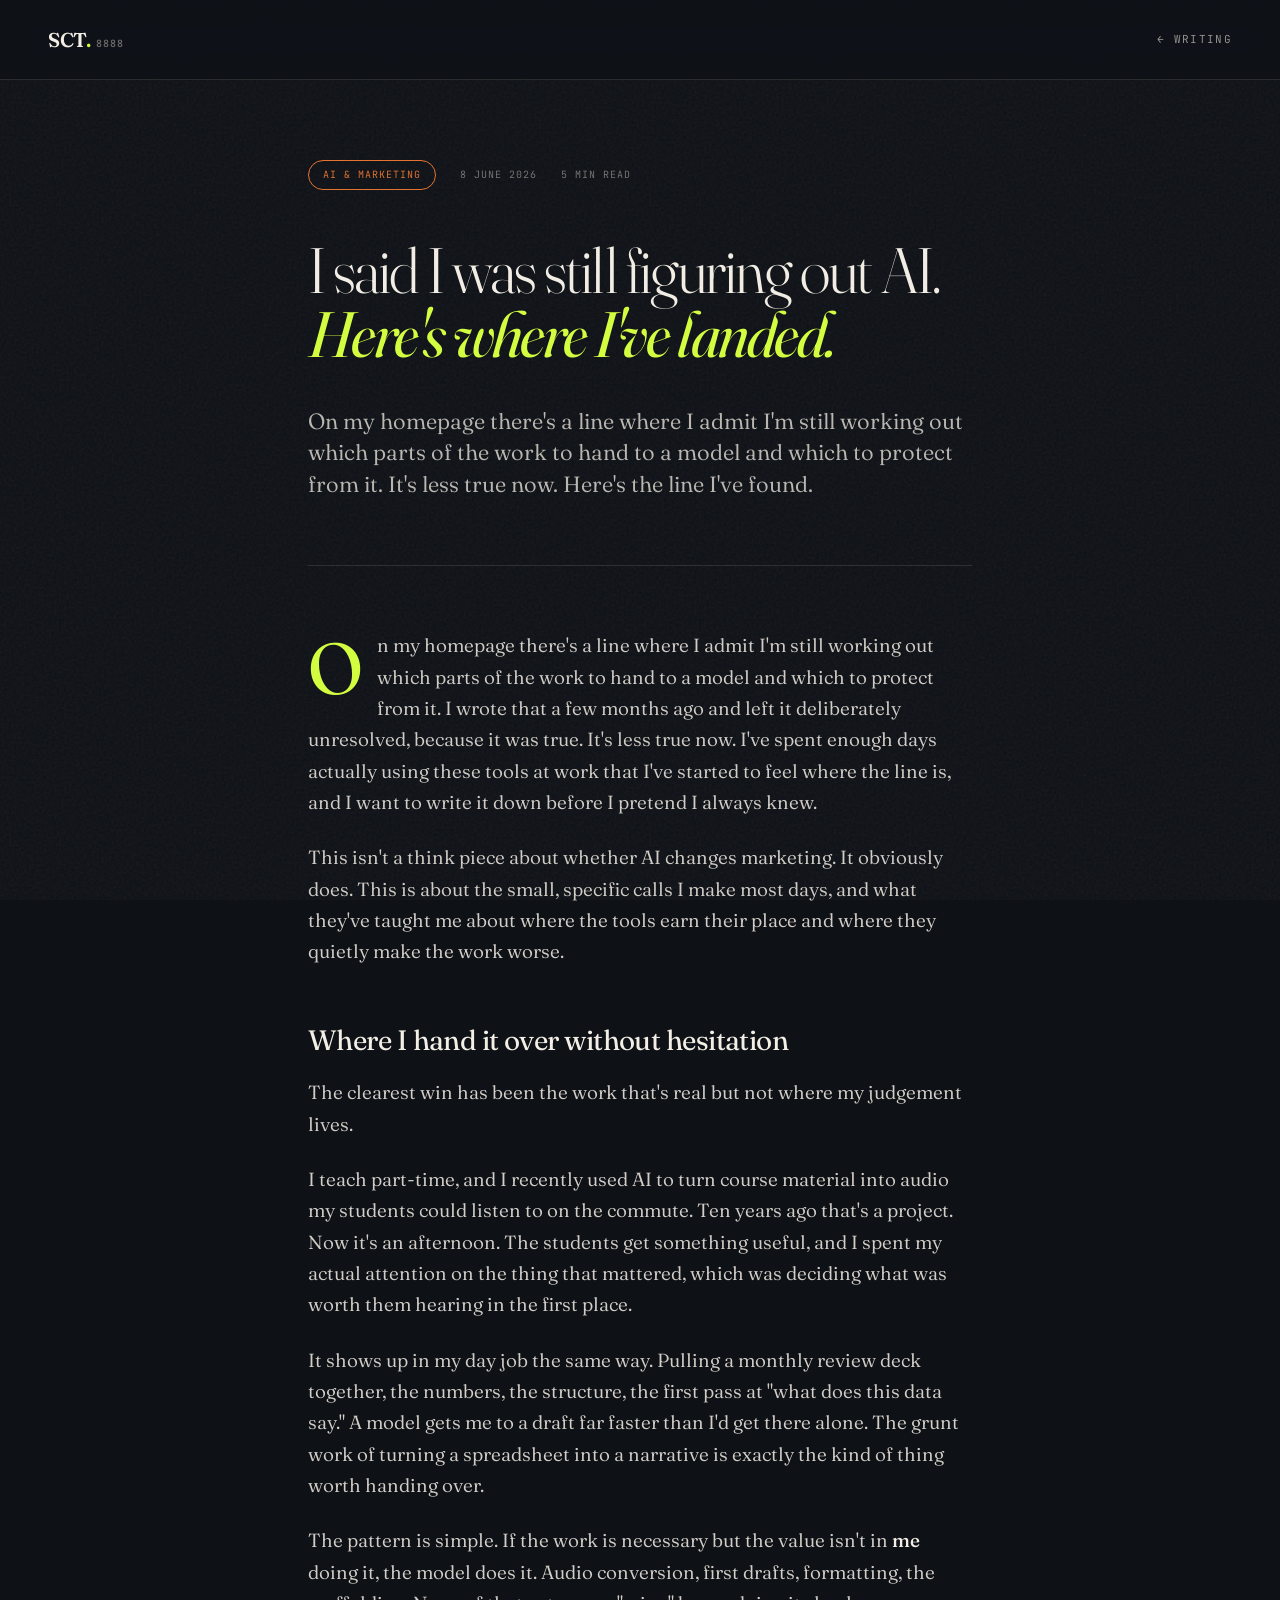
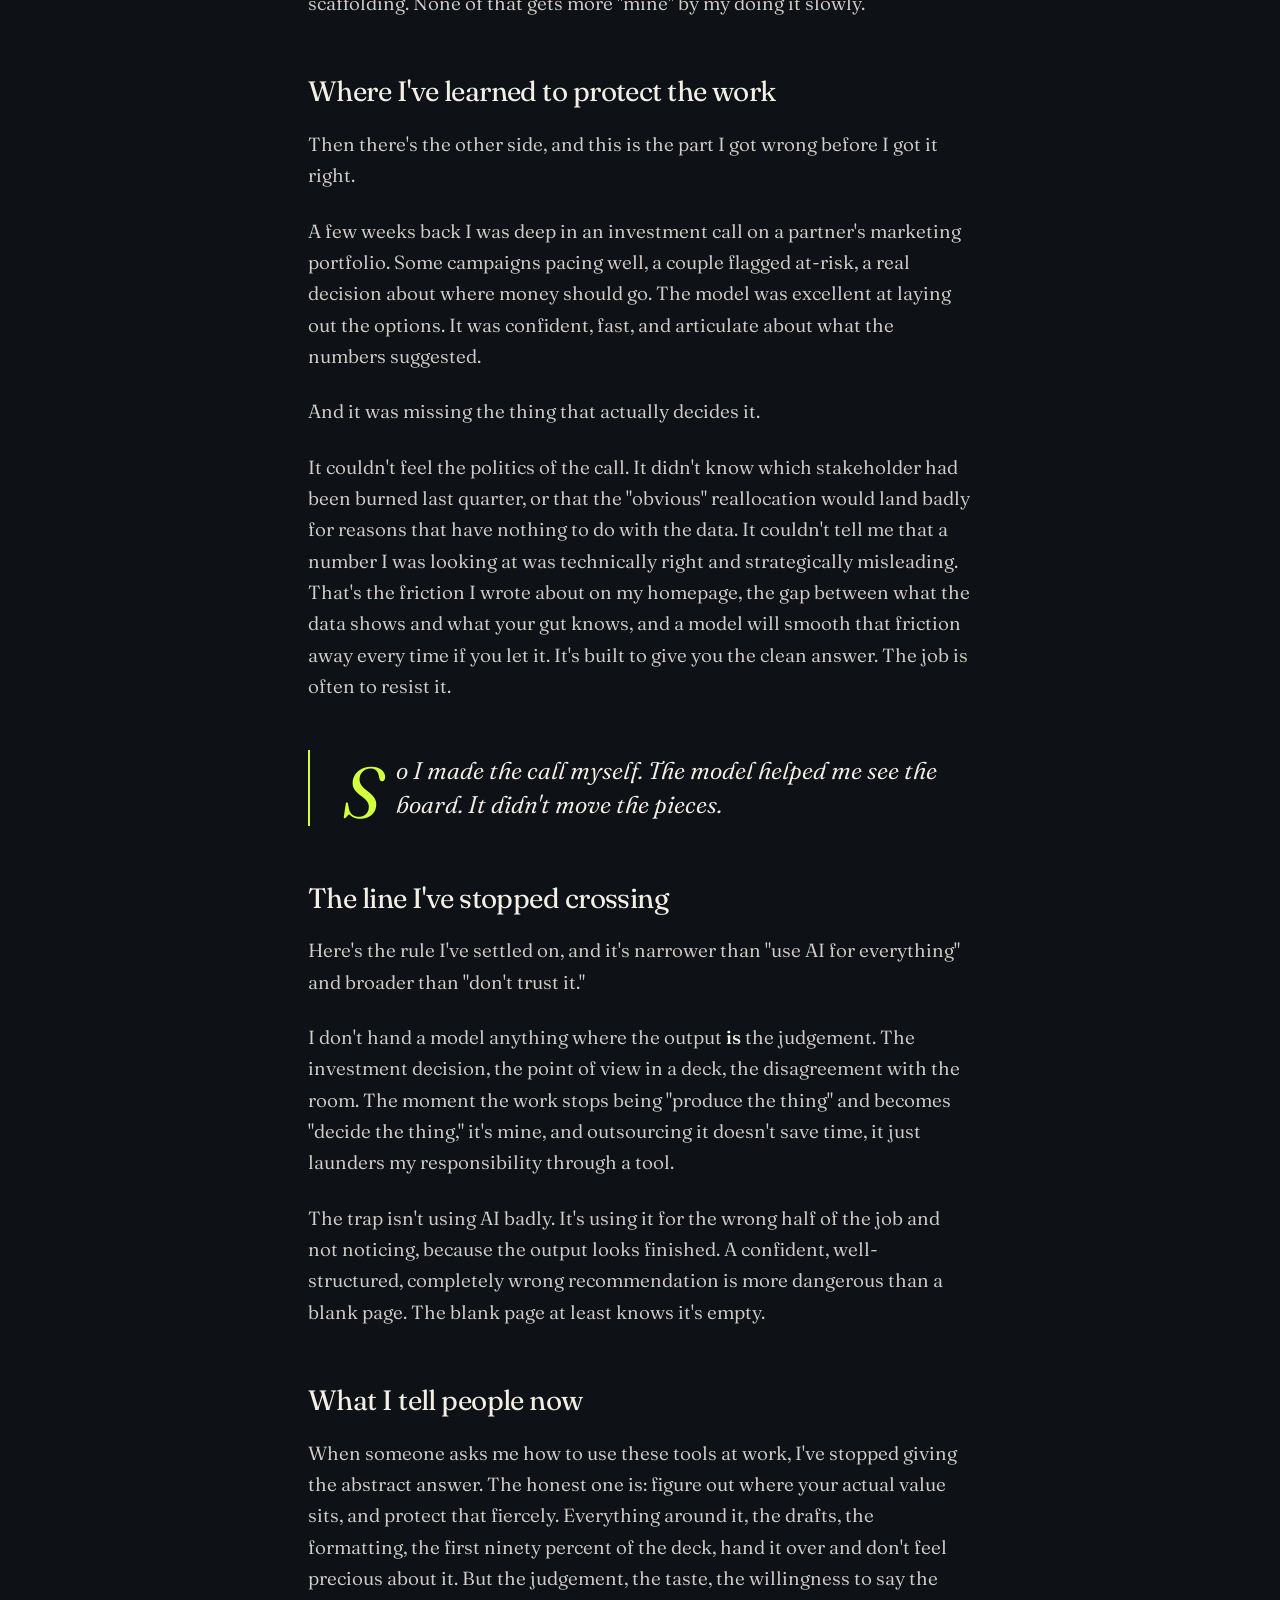
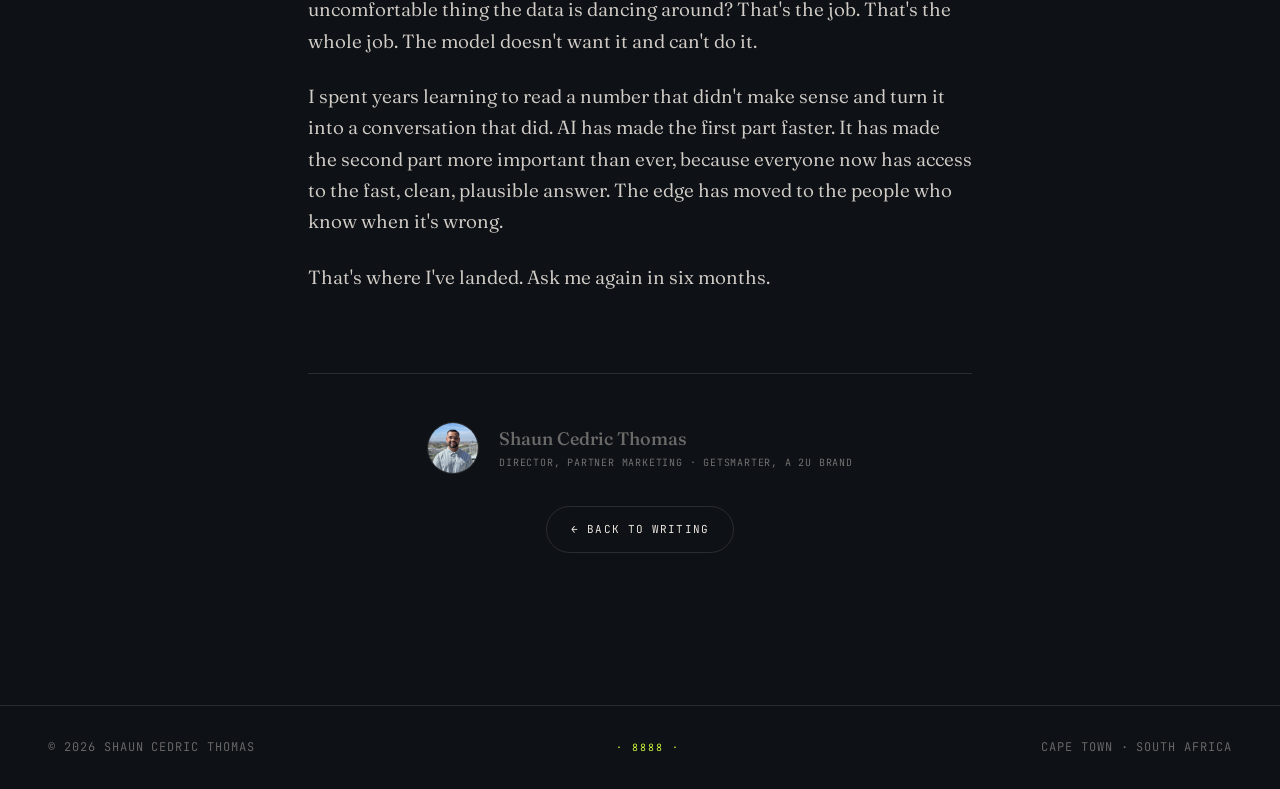
<file: writing/what-i-hand-to-the-model/index.html>
<!DOCTYPE html>
<html lang="en">
<head>
<meta charset="UTF-8" />
<meta name="viewport" content="width=device-width, initial-scale=1.0" />
<meta name="color-scheme" content="dark" />
<meta name="theme-color" content="#0E1116" />
<title>I said I was still figuring out AI. Here's where I've landed. · Shaun Cedric Thomas</title>

<!-- Primary SEO -->
<meta name="description" content="I said on my website I was still figuring out AI. Here's where I've landed: what I hand to a model, what I protect from it, and the line I've stopped crossing." />
<meta name="author" content="Shaun Cedric Thomas" />
<link rel="canonical" href="https://shauncedricthomas.com/writing/what-i-hand-to-the-model/" />

<!-- Open Graph -->
<meta property="og:type" content="article" />
<meta property="og:title" content="I said I was still figuring out AI. Here's where I've landed." />
<meta property="og:description" content="I said on my website I was still figuring out AI. Here's where I've landed: what I hand to a model, what I protect from it, and the line I've stopped crossing." />
<meta property="og:url" content="https://shauncedricthomas.com/writing/what-i-hand-to-the-model/" />
<meta property="og:image" content="https://shauncedricthomas.com/images/og-image.jpg" />
<meta property="article:author" content="Shaun Cedric Thomas" />
<meta property="article:published_time" content="2026-06-08" />
<meta name="twitter:card" content="summary_large_image" />
<meta name="twitter:title" content="I said I was still figuring out AI. Here's where I've landed." />
<meta name="twitter:description" content="What I hand to a model, what I protect from it, and the line I've stopped crossing." />
<meta name="twitter:image" content="https://shauncedricthomas.com/images/og-image.jpg" />

<!-- Favicons -->
<link rel="icon" type="image/png" sizes="32x32" href="../../images/favicon-32.png" />
<link rel="apple-touch-icon" sizes="180x180" href="../../images/apple-touch-icon.png" />

<!-- Schema -->
<script type="application/ld+json">
{
  "@context": "https://schema.org",
  "@type": "BlogPosting",
  "headline": "I said I was still figuring out AI. Here's where I've landed.",
  "description": "I said on my website I was still figuring out AI. Here's where I've landed: what I hand to a model, what I protect from it, and the line I've stopped crossing.",
  "author": {
    "@type": "Person",
    "name": "Shaun Cedric Thomas",
    "url": "https://shauncedricthomas.com/"
  },
  "datePublished": "2026-06-08",
  "url": "https://shauncedricthomas.com/writing/what-i-hand-to-the-model/",
  "image": "https://shauncedricthomas.com/images/og-image.jpg",
  "publisher": {
    "@type": "Person",
    "name": "Shaun Cedric Thomas",
    "url": "https://shauncedricthomas.com/"
  }
}
</script>

<link rel="preconnect" href="https://fonts.googleapis.com">
<link rel="preconnect" href="https://fonts.gstatic.com" crossorigin>
<link href="https://fonts.googleapis.com/css2?family=Fraunces:ital,opsz,wght@0,9..144,300..900;1,9..144,300..900&family=JetBrains+Mono:wght@400;500&display=swap" rel="stylesheet">

<style>
  :root {
    --ink: #0E1116;
    --paper: #F4EFE6;
    --acid: #D4FF3D;
    --amber: #E8722C;
    --line: rgba(244,239,230,0.12);
    color-scheme: dark;
  }

  * { box-sizing: border-box; margin: 0; padding: 0; }
  html { scroll-behavior: smooth; background: #0E1116; color-scheme: dark; }

  body {
    background: var(--ink);
    color: var(--paper);
    font-family: 'Fraunces', Georgia, serif;
    font-weight: 350;
    font-size: 17px;
    line-height: 1.55;
    overflow-x: hidden;
    -webkit-font-smoothing: antialiased;
    forced-color-adjust: none;
  }

  body::before {
    content: '';
    position: fixed;
    inset: 0;
    pointer-events: none;
    z-index: 1;
    opacity: 0.06;
    background-image: url("data:image/svg+xml;utf8,<svg viewBox='0 0 400 400' xmlns='http://www.w3.org/2000/svg'><filter id='n'><feTurbulence type='fractalNoise' baseFrequency='0.9'/></filter><rect width='100%25' height='100%25' filter='url(%23n)'/></svg>");
  }

  .mono {
    font-family: 'JetBrains Mono', monospace;
    font-size: 12px;
    letter-spacing: 0.08em;
    text-transform: uppercase;
  }

  /* Nav */
  nav {
    position: fixed;
    top: 0; left: 0; right: 0;
    z-index: 100;
    padding: 24px 48px;
    display: flex;
    justify-content: space-between;
    align-items: center;
    backdrop-filter: blur(12px);
    background: rgba(14,17,22,0.7);
    border-bottom: 1px solid var(--line);
  }

  .logo {
    font-family: 'Fraunces', serif;
    font-weight: 600;
    font-size: 20px;
    letter-spacing: -0.02em;
    text-decoration: none;
    color: var(--paper);
  }
  .logo span { color: var(--acid); }
  .logo small {
    font-family: 'JetBrains Mono', monospace;
    font-size: 10px;
    color: rgba(244,239,230,0.4);
    margin-left: 6px;
    letter-spacing: 0.1em;
  }

  .nav-back {
    color: var(--paper);
    text-decoration: none;
    font-family: 'JetBrains Mono', monospace;
    font-size: 11px;
    letter-spacing: 0.12em;
    text-transform: uppercase;
    display: flex;
    align-items: center;
    gap: 8px;
    opacity: 0.6;
    transition: opacity 0.3s ease;
  }
  .nav-back:hover { opacity: 1; }

  /* Article layout */
  .article-wrap {
    max-width: 760px;
    margin: 0 auto;
    padding: 160px 48px 120px;
  }

  /* Header */
  .article-meta {
    display: flex;
    gap: 24px;
    align-items: center;
    margin-bottom: 48px;
    flex-wrap: wrap;
  }

  .article-tag {
    font-family: 'JetBrains Mono', monospace;
    font-size: 10px;
    padding: 6px 14px;
    border: 1px solid var(--amber);
    border-radius: 100px;
    color: var(--amber);
    text-transform: uppercase;
    letter-spacing: 0.1em;
  }

  .article-date {
    font-family: 'JetBrains Mono', monospace;
    font-size: 10px;
    color: rgba(244,239,230,0.45);
    letter-spacing: 0.1em;
    text-transform: uppercase;
  }

  .article-read {
    font-family: 'JetBrains Mono', monospace;
    font-size: 10px;
    color: rgba(244,239,230,0.45);
    letter-spacing: 0.1em;
    text-transform: uppercase;
  }

  .article-title {
    font-family: 'Fraunces', serif;
    font-weight: 300;
    font-size: clamp(36px, 5.5vw, 64px);
    line-height: 1.0;
    letter-spacing: -0.03em;
    font-variation-settings: "opsz" 144;
    margin-bottom: 40px;
  }

  .article-title em {
    font-style: italic;
    font-weight: 400;
    color: var(--acid);
  }

  .article-lede {
    font-size: 22px;
    line-height: 1.45;
    color: rgba(244,239,230,0.75);
    margin-bottom: 64px;
    padding-bottom: 64px;
    border-bottom: 1px solid var(--line);
  }

  /* Body copy */
  .article-body h2 {
    font-family: 'Fraunces', serif;
    font-weight: 400;
    font-size: 28px;
    letter-spacing: -0.02em;
    color: var(--paper);
    margin: 56px 0 20px;
    line-height: 1.2;
  }

  .article-body p {
    font-size: 19px;
    line-height: 1.65;
    color: rgba(244,239,230,0.85);
    margin-bottom: 24px;
    max-width: 680px;
  }

  .article-body p strong {
    color: var(--paper);
    font-weight: 500;
  }

  .article-body p:first-of-type::first-letter {
    font-size: 72px;
    float: left;
    line-height: 0.85;
    margin: 8px 14px 0 0;
    color: var(--acid);
    font-weight: 400;
  }

  /* Pull quote */
  .pull-quote {
    border-left: 2px solid var(--acid);
    padding: 4px 0 4px 32px;
    margin: 48px 0;
  }

  .pull-quote p {
    font-family: 'Fraunces', serif;
    font-size: 24px !important;
    font-style: italic;
    line-height: 1.4 !important;
    color: var(--paper) !important;
    margin-bottom: 0 !important;
  }

  /* Footer of article */
  .article-footer {
    margin-top: 80px;
    padding-top: 48px;
    border-top: 1px solid var(--line);
    display: flex;
    flex-direction: column;
    gap: 32px;
  }

  .author-line {
    display: flex;
    align-items: center;
    gap: 20px;
  }

  .author-portrait {
    width: 52px;
    height: 52px;
    border-radius: 50%;
    object-fit: cover;
    border: 1px solid var(--line);
    filter: contrast(1.02) saturate(0.92);
  }

  .author-info .name {
    font-family: 'Fraunces', serif;
    font-size: 18px;
    font-weight: 500;
    margin-bottom: 2px;
  }

  .author-info .role {
    font-family: 'JetBrains Mono', monospace;
    font-size: 10px;
    color: rgba(244,239,230,0.45);
    letter-spacing: 0.08em;
    text-transform: uppercase;
  }

  .back-link {
    display: inline-flex;
    align-items: center;
    gap: 12px;
    padding: 14px 24px;
    border: 1px solid var(--line);
    border-radius: 100px;
    color: var(--paper);
    text-decoration: none;
    font-family: 'JetBrains Mono', monospace;
    font-size: 11px;
    letter-spacing: 0.1em;
    text-transform: uppercase;
    transition: all 0.3s ease;
    width: fit-content;
  }

  .back-link:hover {
    background: var(--acid);
    color: var(--ink);
    border-color: var(--acid);
    transform: translateY(-2px);
  }

  .brand-link {
    color: inherit;
    text-decoration: none;
    border-bottom: 1px solid rgba(212,255,61,0.4);
    transition: border-color 0.3s ease, color 0.3s ease;
  }
  .brand-link:hover { color: var(--acid); border-bottom-color: var(--acid); }

  /* Page footer */
  footer {
    padding: 32px 48px;
    border-top: 1px solid var(--line);
    display: flex;
    justify-content: space-between;
    align-items: center;
    color: rgba(244,239,230,0.4);
  }

  .signature { color: var(--acid); font-family: 'JetBrains Mono', monospace; font-size: 10px; letter-spacing: 0.2em; }

  /* Reveal */
  .reveal { opacity: 0; transform: translateY(24px); transition: opacity 0.7s ease, transform 0.7s ease; }
  .reveal.visible { opacity: 1; transform: translateY(0); }

  @media (max-width: 768px) {
    nav { padding: 16px 24px; }
    .article-wrap { padding: 120px 24px 80px; }
    .article-body p { font-size: 17px; }
    .pull-quote p { font-size: 20px !important; }
    footer { padding: 24px; flex-direction: column; gap: 12px; text-align: center; }
  }
</style>
</head>
<body>

<nav aria-label="Primary">
  <a href="../../" class="logo">SCT<span>.</span><small>8888</small></a>
  <a href="../" class="nav-back">← Writing</a>
</nav>

<main>
  <article class="article-wrap" itemscope itemtype="https://schema.org/BlogPosting">

    <header>
      <div class="article-meta reveal">
        <span class="article-tag">AI &amp; Marketing</span>
        <span class="article-date"><time itemprop="datePublished" datetime="2026-06-08">8 June 2026</time></span>
        <span class="article-read">5 min read</span>
      </div>

      <h1 class="article-title reveal" itemprop="headline">
        I said I was still figuring out AI.<br/><em>Here's where I've landed.</em>
      </h1>

      <p class="article-lede reveal" itemprop="description">
        On my homepage there's a line where I admit I'm still working out which parts of the work to hand to a model and which to protect from it. It's less true now. Here's the line I've found.
      </p>
    </header>

    <div class="article-body" itemprop="articleBody">

      <p class="reveal">On my homepage there's a line where I admit I'm still working out which parts of the work to hand to a model and which to protect from it. I wrote that a few months ago and left it deliberately unresolved, because it was true. It's less true now. I've spent enough days actually using these tools at work that I've started to feel where the line is, and I want to write it down before I pretend I always knew.</p>

      <p class="reveal">This isn't a think piece about whether AI changes marketing. It obviously does. This is about the small, specific calls I make most days, and what they've taught me about where the tools earn their place and where they quietly make the work worse.</p>

      <h2 class="reveal">Where I hand it over without hesitation</h2>

      <p class="reveal">The clearest win has been the work that's real but not where my judgement lives.</p>

      <p class="reveal">I teach part-time, and I recently used AI to turn course material into audio my students could listen to on the commute. Ten years ago that's a project. Now it's an afternoon. The students get something useful, and I spent my actual attention on the thing that mattered, which was deciding what was worth them hearing in the first place.</p>

      <p class="reveal">It shows up in my day job the same way. Pulling a monthly review deck together, the numbers, the structure, the first pass at "what does this data say." A model gets me to a draft far faster than I'd get there alone. The grunt work of turning a spreadsheet into a narrative is exactly the kind of thing worth handing over.</p>

      <p class="reveal">The pattern is simple. If the work is necessary but the value isn't in <strong>me</strong> doing it, the model does it. Audio conversion, first drafts, formatting, the scaffolding. None of that gets more "mine" by my doing it slowly.</p>

      <h2 class="reveal">Where I've learned to protect the work</h2>

      <p class="reveal">Then there's the other side, and this is the part I got wrong before I got it right.</p>

      <p class="reveal">A few weeks back I was deep in an investment call on a partner's marketing portfolio. Some campaigns pacing well, a couple flagged at-risk, a real decision about where money should go. The model was excellent at laying out the options. It was confident, fast, and articulate about what the numbers suggested.</p>

      <p class="reveal">And it was missing the thing that actually decides it.</p>

      <p class="reveal">It couldn't feel the politics of the call. It didn't know which stakeholder had been burned last quarter, or that the "obvious" reallocation would land badly for reasons that have nothing to do with the data. It couldn't tell me that a number I was looking at was technically right and strategically misleading. That's the friction I wrote about on my homepage, the gap between what the data shows and what your gut knows, and a model will smooth that friction away every time if you let it. It's built to give you the clean answer. The job is often to resist it.</p>

      <div class="pull-quote reveal">
        <p>So I made the call myself. The model helped me see the board. It didn't move the pieces.</p>
      </div>

      <h2 class="reveal">The line I've stopped crossing</h2>

      <p class="reveal">Here's the rule I've settled on, and it's narrower than "use AI for everything" and broader than "don't trust it."</p>

      <p class="reveal">I don't hand a model anything where the output <strong>is</strong> the judgement. The investment decision, the point of view in a deck, the disagreement with the room. The moment the work stops being "produce the thing" and becomes "decide the thing," it's mine, and outsourcing it doesn't save time, it just launders my responsibility through a tool.</p>

      <p class="reveal">The trap isn't using AI badly. It's using it for the wrong half of the job and not noticing, because the output looks finished. A confident, well-structured, completely wrong recommendation is more dangerous than a blank page. The blank page at least knows it's empty.</p>

      <h2 class="reveal">What I tell people now</h2>

      <p class="reveal">When someone asks me how to use these tools at work, I've stopped giving the abstract answer. The honest one is: figure out where your actual value sits, and protect that fiercely. Everything around it, the drafts, the formatting, the first ninety percent of the deck, hand it over and don't feel precious about it. But the judgement, the taste, the willingness to say the uncomfortable thing the data is dancing around? That's the job. That's the whole job. The model doesn't want it and can't do it.</p>

      <p class="reveal">I spent years learning to read a number that didn't make sense and turn it into a conversation that did. AI has made the first part faster. It has made the second part more important than ever, because everyone now has access to the fast, clean, plausible answer. The edge has moved to the people who know when it's wrong.</p>

      <p class="reveal">That's where I've landed. Ask me again in six months.</p>

    </div>

    <footer class="article-footer reveal">
      <div class="author-line">
        <img src="../../images/portrait.jpg" alt="Shaun Cedric Thomas" class="author-portrait" />
        <div class="author-info">
          <div class="name">Shaun Cedric Thomas</div>
          <div class="role">Director, Partner Marketing · GetSmarter, a 2U brand</div>
        </div>
      </div>
      <a href="../" class="back-link">← Back to Writing</a>
    </footer>

  </article>
</main>

<footer>
  <div class="mono">© 2026 Shaun Cedric Thomas</div>
  <div class="signature mono">· 8888 ·</div>
  <div class="mono">Cape Town · South Africa</div>
</footer>

<script>
  const observer = new IntersectionObserver((entries) => {
    entries.forEach(entry => { if (entry.isIntersecting) entry.target.classList.add('visible'); });
  }, { threshold: 0.1 });
  document.querySelectorAll('.reveal').forEach(el => observer.observe(el));
</script>

</body>
</html>
</file>
<file: styles-a.css>
:root { --ink:#0E1116; --paper:#F4EFE6; --acid:#D4FF3D; --amber:#E8722C; --rust:#B33A1F; --slate:#3A3F47; --line:rgba(244,239,230,0.12); color-scheme: dark; }
  * { box-sizing: border-box; margin: 0; padding: 0; }
  html { scroll-behavior: smooth; background: #0E1116; color-scheme: dark; }
  body { background: var(--ink) !important; color: var(--paper) !important; font-family: 'Fraunces', Georgia, serif; font-weight: 350; font-size: 17px; line-height: 1.55; overflow-x: hidden; -webkit-font-smoothing: antialiased; forced-color-adjust: none; }
  body::before { content:''; position:fixed; inset:0; pointer-events:none; z-index:1; opacity:0.06; background-image:url("data:image/svg+xml;utf8,<svg viewBox='0 0 400 400' xmlns='http://www.w3.org/2000/svg'><filter id='n'><feTurbulence type='fractalNoise' baseFrequency='0.9'/></filter><rect width='100%25' height='100%25' filter='url(%23n)'/></svg>"); }
  .mono { font-family: 'JetBrains Mono', monospace; font-size: 12px; letter-spacing: 0.08em; text-transform: uppercase; }

  nav { position: fixed; top:0; left:0; right:0; z-index:100; padding: 24px 48px; display:flex; justify-content:space-between; align-items:center; backdrop-filter: blur(12px); background: rgba(14,17,22,0.7); border-bottom: 1px solid var(--line); }
  .logo { font-family: 'Fraunces', serif; font-weight: 600; font-size: 20px; letter-spacing: -0.02em; }
  .logo span { color: var(--acid); }
  .logo small { font-family: 'JetBrains Mono', monospace; font-size: 10px; color: rgba(244,239,230,0.4); margin-left: 6px; letter-spacing: 0.1em; }
  nav ul { display: flex; gap: 32px; list-style: none; }
  nav a { color: var(--paper); text-decoration: none; font-family: 'JetBrains Mono', monospace; font-size: 11px; letter-spacing: 0.12em; text-transform: uppercase; position: relative; padding-bottom: 4px; }
  nav a::after { content:''; position:absolute; bottom:0; left:0; width:0; height:1px; background: var(--acid); transition: width 0.3s ease; }
  nav a:hover::after { width: 100%; }

  .hero { min-height: 100vh; padding: 160px 48px 80px; position: relative; display: flex; flex-direction: column; justify-content: center; }
  .hero-grid { display: grid; grid-template-columns: 1.1fr 0.9fr; gap: 60px; align-items: center; max-width: 1400px; margin: 0 auto; width: 100%; }
  .hero-left { display: flex; flex-direction: column; gap: 24px; }
  .hero-right { display: flex; justify-content: center; }
  .portrait-wrap { position: relative; width: 100%; max-width: 440px; aspect-ratio: 4/5; border: 1px solid var(--line); padding: 12px; background: #15191F; }
  .portrait-wrap img { width: 100%; height: 100%; object-fit: cover; display: block; filter: contrast(1.02) saturate(0.92); }
  .portrait-wrap::before { content: ''; position: absolute; top: -1px; left: -1px; width: 24px; height: 24px; border-top: 1px solid var(--acid); border-left: 1px solid var(--acid); }
  .portrait-wrap::after { content: ''; position: absolute; bottom: -1px; right: -1px; width: 24px; height: 24px; border-bottom: 1px solid var(--acid); border-right: 1px solid var(--acid); }
  .portrait-caption { position: absolute; bottom: -28px; right: 0; color: var(--acid); letter-spacing: 0.2em; font-size: 10px; }
  .portrait-location { position: absolute; bottom: -48px; right: 0; color: rgba(244,239,230,0.5); letter-spacing: 0.18em; font-size: 10px; }
  .badge { display: inline-flex; align-items: center; gap: 8px; color: var(--acid); width: fit-content; }
  .badge::before { content:''; width:6px; height:6px; background: var(--acid); border-radius:50%; animation: pulse 2s infinite; }
  @keyframes pulse { 0%,100% { opacity:1; } 50% { opacity:0.3; } }
  h1 { font-family: 'Fraunces', serif; font-weight: 300; font-size: clamp(56px, 8.5vw, 144px); line-height: 0.92; letter-spacing: -0.04em; font-variation-settings: "opsz" 144; }
  h1 em { font-style: italic; font-weight: 400; color: var(--acid); }
  .hero-tag { font-size: 19px; line-height: 1.5; color: rgba(244,239,230,0.7); max-width: 480px; }
  .hero-tag strong { color: var(--paper); font-weight: 500; }
  .brand-link { color: inherit; text-decoration: none; border-bottom: 1px solid rgba(212, 255, 61, 0.4); transition: border-color 0.3s ease, color 0.3s ease; }
  .brand-link:hover { color: var(--acid); border-bottom-color: var(--acid); }
  .hero-stats { display: grid; grid-template-columns: repeat(3, 1fr); gap: 24px; margin-top: 32px; max-width: 480px; }
  .stat .num { font-family: 'Fraunces', serif; font-size: 32px; font-weight: 400; color: var(--acid); letter-spacing: -0.02em; line-height: 1; margin-bottom: 6px; }
  .stat .lbl { font-family: 'JetBrains Mono', monospace; font-size: 10px; text-transform: uppercase; letter-spacing: 0.08em; color: rgba(244,239,230,0.55); }
  a.stat { text-decoration: none; color: inherit; display: block; width: fit-content; }
  a.stat:hover .num, a.stat:focus-visible .num { text-decoration: underline; text-underline-offset: 6px; }
  a.stat:hover .lbl, a.stat:focus-visible .lbl { color: rgba(244,239,230,0.85); }
  .scroll-cue { position: absolute; bottom: 32px; right: 48px; color: rgba(244,239,230,0.5); display: flex; align-items: center; gap: 12px; }
  .scroll-cue::after { content:'↓'; animation: bounce 2s infinite; }
  @keyframes bounce { 0%,100% { transform: translateY(0); } 50% { transform: translateY(6px); } }

  section { padding: 120px 48px; position: relative; max-width: 1400px; margin: 0 auto; }
  .section-head { display: grid; grid-template-columns: 200px 1fr; gap: 60px; margin-bottom: 80px; align-items: baseline; }
  .section-num { color: var(--amber); }
  h2 { font-family: 'Fraunces', serif; font-weight: 300; font-size: clamp(40px, 6vw, 72px); line-height: 1; letter-spacing: -0.03em; }
  h2 em { font-style: italic; color: var(--acid); }

  .about-grid { display: grid; grid-template-columns: 200px 1fr; gap: 60px; }
  .about-grid > div:first-child { color: var(--amber); }
  .about-text p { font-size: 22px; line-height: 1.45; margin-bottom: 28px; max-width: 760px; }
  .about-text p:first-child { font-size: 28px; line-height: 1.35; }
  .about-text p:first-child::first-letter { font-size: 64px; float: left; line-height: 0.9; margin: 6px 12px 0 0; color: var(--acid); font-weight: 400; }
  .about-text strong { color: var(--paper); font-weight: 500; }

  .journey { background: linear-gradient(180deg, var(--ink) 0%, #15191F 100%); padding: 120px 0; margin: 0; max-width: 100%; border-top: 1px solid var(--line); border-bottom: 1px solid var(--line); }
  .journey-inner { max-width: 1400px; margin: 0 auto; padding: 0 48px; }
  .timeline { display: grid; grid-template-columns: 200px 1fr; gap: 60px; }
  .timeline-list { display: flex; flex-direction: column; border-left: 1px solid var(--line); }
  .milestone { padding: 32px 0 32px 40px; position: relative; border-bottom: 1px solid var(--line); transition: padding-left 0.4s ease; cursor: default; }
  .milestone:last-child { border-bottom: none; }
  .milestone::before { content:''; position:absolute; left:-5px; top:44px; width:9px; height:9px; background: var(--ink); border:1px solid var(--paper); border-radius:50%; transition: all 0.3s ease; }
  .milestone:hover { padding-left: 56px; }
  .milestone:hover::before { background: var(--acid); border-color: var(--acid); transform: scale(1.4); }
  .milestone-with-photo { display: grid; grid-template-columns: 1fr 200px; gap: 32px; align-items: start; }
  .milestone-with-photo .milestone-content { grid-column: 1; }
  .milestone-photo { grid-column: 2; padding: 8px; border: 1px solid var(--line); background: #15191F; transition: border-color 0.3s ease; }
  .milestone-with-photo:hover .milestone-photo { border-color: var(--acid); }
  .milestone-photo img { width: 100%; aspect-ratio: 3/4; object-fit: cover; display: block; filter: contrast(1.02) saturate(0.92); }
  .milestone-year { color: var(--amber); margin-bottom: 8px; }
  .milestone h3 { font-family: 'Fraunces', serif; font-weight: 400; font-size: 28px; letter-spacing: -0.02em; margin-bottom: 8px; }
  .milestone p { color: rgba(244,239,230,0.65); max-width: 640px; }

  .cv-grid { display: grid; grid-template-columns: 200px 1fr; gap: 60px; }
  .cv-list { display: flex; flex-direction: column; gap: 0; }
  .cv-row { display: grid; grid-template-columns: 140px 1fr 200px; gap: 32px; padding: 36px 0; border-bottom: 1px solid var(--line); align-items: start; }
  .cv-row:last-child { border-bottom: none; }
  .cv-date { color: rgba(244,239,230,0.5); }
  .cv-role h4 { font-family: 'Fraunces', serif; font-weight: 500; font-size: 22px; margin-bottom: 4px; letter-spacing: -0.01em; }
  .cv-role .company { color: var(--acid); margin-bottom: 12px; }
  .cv-role p { color: rgba(244,239,230,0.65); font-size: 16px; max-width: 600px; }
  .cv-tags { display: flex; flex-wrap: wrap; gap: 6px; justify-content: flex-end; }
  .tag { font-family: 'JetBrains Mono', monospace; font-size: 10px; padding: 4px 10px; border: 1px solid var(--line); border-radius: 100px; color: rgba(244,239,230,0.7); text-transform: uppercase; letter-spacing: 0.08em; }

  .creds { margin-top: 80px; display: grid; grid-template-columns: 200px 1fr; gap: 60px; }
  .creds-block { display: grid; grid-template-columns: repeat(2, 1fr); gap: 40px 60px; }
  .creds-block h5 { font-family: 'JetBrains Mono', monospace; font-size: 11px; color: var(--amber); margin-bottom: 16px; letter-spacing: 0.1em; text-transform: uppercase; }
  .creds-block ul { list-style: none; }
  .creds-block li { padding: 10px 0; border-bottom: 1px solid var(--line); color: rgba(244,239,230,0.8); font-size: 16px; }
  .creds-block li:last-child { border-bottom: none; }
  .creds-block li small { display: block; color: rgba(244,239,230,0.45); font-family: 'JetBrains Mono', monospace; font-size: 10px; letter-spacing: 0.08em; text-transform: uppercase; margin-top: 2px; }

  .projects-grid { display: grid; grid-template-columns: repeat(2, 1fr); gap: 32px; }
</file>
<file: styles-b.css>
.project { border: 1px solid var(--line); padding: 36px; position: relative; overflow: hidden; display: flex; flex-direction: column; justify-content: space-between; background: #15191F; transition: transform 0.4s ease, border-color 0.4s ease; min-height: 320px; }
  .project:hover { transform: translateY(-4px); border-color: var(--acid); }
  .project::before { content:''; position:absolute; inset:0; background: radial-gradient(circle at var(--mx,50%) var(--my,50%), rgba(212,255,61,0.08), transparent 40%); opacity: 0; transition: opacity 0.3s ease; pointer-events: none; }
  .project:hover::before { opacity: 1; }
  .project-num { color: var(--amber); margin-bottom: 24px; }
  .project h3 { font-family: 'Fraunces', serif; font-weight: 400; font-size: 26px; letter-spacing: -0.02em; line-height: 1.15; margin-bottom: 12px; }
  .project p { color: rgba(244,239,230,0.65); font-size: 15px; line-height: 1.5; }
  .project-foot { display: flex; justify-content: space-between; align-items: center; margin-top: 24px; }
  .project a.arrow, .project span.arrow { width: 40px; height: 40px; border: 1px solid var(--line); border-radius: 50%; display: flex; align-items: center; justify-content: center; transition: all 0.3s ease; color: var(--paper); text-decoration: none; }
  .project:hover a.arrow { background: var(--acid); border-color: var(--acid); color: var(--ink); }
  .project:nth-child(1) { background: linear-gradient(135deg, #15191F 0%, #1a2330 100%); }
  .project:nth-child(2) { background: linear-gradient(135deg, #15191F 0%, #2a1a1a 100%); }
  .project:nth-child(3) { background: linear-gradient(135deg, #15191F 0%, #1f2a1a 100%); }
  .project:nth-child(4) { background: linear-gradient(135deg, #15191F 0%, #2a2516 100%); }

  /* Research intro */
  .research-intro { display: grid; grid-template-columns: 200px 1fr; gap: 60px; margin-bottom: 60px; }
  .research-intro > div:first-child { color: var(--amber); }
  .research-lede { font-size: 22px; line-height: 1.45; max-width: 760px; color: rgba(244,239,230,0.85); margin-bottom: 28px; }
  .research-lede strong { color: var(--paper); font-weight: 500; }
  .scholar-link { display: inline-flex; align-items: center; gap: 14px; padding: 16px 26px; border: 1px solid var(--acid); border-radius: 100px; color: var(--acid); text-decoration: none; font-family: 'JetBrains Mono', monospace; font-size: 12px; letter-spacing: 0.1em; text-transform: uppercase; transition: all 0.3s ease; width: fit-content; }
  .scholar-link:hover { background: var(--acid); color: var(--ink); transform: translateY(-2px); }

  /* Off the Clock */
  .off-clock-grid { display: grid; grid-template-columns: 200px 1fr; gap: 60px; }
  .off-clock-grid > div:first-child { color: var(--amber); }
  .off-clock-lede { font-size: 22px; line-height: 1.45; max-width: 760px; color: rgba(244,239,230,0.85); margin-bottom: 48px; }
  .run-carousel { position: relative; }
  .run-track { --per: 3; --gap: 20px; display: flex; gap: var(--gap); overflow-x: auto; scroll-snap-type: x mandatory; scroll-behavior: smooth; list-style: none; scrollbar-width: none; padding: 6px 0; overscroll-behavior-x: contain; }
  .run-track::-webkit-scrollbar { display: none; }
  .run-track:focus-visible { outline: 1px solid var(--acid); outline-offset: 4px; }
  .run-slide { flex: 0 0 calc((100% - (var(--per) - 1) * var(--gap)) / var(--per)); scroll-snap-align: start; }
  .run-slide .off-clock-photo { margin: 0; }
  .run-slide img { height: auto; }
  .run-slide img[src*="running-mandela-marathon"] { object-position: 50% 30%; }
  .run-slide img[src*="running-50km"] { object-position: 50% 40%; }
  .run-controls { display: flex; align-items: center; justify-content: space-between; gap: 16px; margin-top: 20px; }
  .run-btn { width: 40px; height: 40px; border-radius: 50%; border: 1px solid var(--line); background: transparent; color: var(--paper); cursor: pointer; transition: all 0.3s ease; font-size: 13px; }
  .run-btn:hover, .run-btn:focus-visible { background: var(--acid); border-color: var(--acid); color: var(--ink); outline: none; }
  .run-dots { display: flex; gap: 10px; }
  .run-dot { width: 8px; height: 8px; border-radius: 50%; border: 0; padding: 0; background: rgba(244,239,230,0.25); cursor: pointer; transition: background 0.3s ease, transform 0.3s ease; }
  .run-dot[aria-selected="true"] { background: var(--acid); transform: scale(1.25); }
  .run-dot:focus-visible { outline: 1px solid var(--acid); outline-offset: 3px; }
  @media (prefers-reduced-motion: reduce) { .run-track { scroll-behavior: auto; } }
  .off-clock-photo { position: relative; border: 1px solid var(--line); padding: 8px; background: #15191F; transition: transform 0.4s ease, border-color 0.4s ease; }
  .off-clock-photo:hover { transform: translateY(-4px); border-color: var(--acid); }
  .off-clock-photo img { width: 100%; aspect-ratio: 3/4; object-fit: cover; display: block; filter: contrast(1.02) saturate(0.92); }
  .off-clock-photo figcaption { padding: 12px 4px 4px; color: rgba(244,239,230,0.55); font-size: 10px; }

  /* Speaking */
  .speaking-grid { display: grid; grid-template-columns: 200px 1fr; gap: 60px; }
  .speaking-grid > div:first-child { color: var(--amber); }
  .speaking-content { display: flex; flex-direction: column; gap: 48px; }
  .speaking-lede { font-size: 22px; line-height: 1.45; max-width: 760px; color: rgba(244,239,230,0.85); }
  .speaking-lede strong { color: var(--paper); font-weight: 500; }
  .off-clock-callout { display: inline-flex; align-items: center; gap: 12px; margin-top: 32px; padding: 14px 24px; border: 1px solid var(--line); border-radius: 100px; color: var(--paper); text-decoration: none; font-size: 11px; letter-spacing: 0.1em; transition: all 0.3s ease; }
  .off-clock-callout:hover, .off-clock-callout:focus-visible { background: var(--acid); border-color: var(--acid); color: var(--ink); outline: none; }
  .speaking-photos { display: grid; grid-template-columns: repeat(3, 1fr); gap: 24px; }
  .speaking-photo { position: relative; border: 1px solid var(--line); padding: 10px; background: #15191F; transition: transform 0.4s ease, border-color 0.4s ease; }
  .speaking-photo:hover { transform: translateY(-4px); border-color: var(--acid); }
  .speaking-photo img { width: 100%; aspect-ratio: 4/5; object-fit: cover; display: block; filter: contrast(1.02) saturate(0.92); }
  .speaking-photo figcaption { padding: 14px 4px 4px; color: rgba(244,239,230,0.55); font-size: 10px; }

  /* Download CV button */
  .cv-download-wrap { margin-top: 60px; display: grid; grid-template-columns: 200px 1fr; gap: 60px; }
  .cv-download { display: inline-flex; align-items: center; gap: 14px; padding: 18px 28px; border: 1px solid var(--acid); border-radius: 100px; color: var(--acid); text-decoration: none; font-family: 'JetBrains Mono', monospace; font-size: 12px; letter-spacing: 0.1em; text-transform: uppercase; transition: all 0.3s ease; width: fit-content; }
  .cv-download:hover { background: var(--acid); color: var(--ink); transform: translateY(-2px); }

  .thoughts { background: linear-gradient(180deg, #15191F 0%, var(--ink) 100%); padding: 120px 0; margin: 0; max-width: 100%; border-top: 1px solid var(--line); border-bottom: 1px solid var(--line); }
  .thoughts-inner { max-width: 1400px; margin: 0 auto; padding: 0 48px; }
  .thoughts-list { display: grid; grid-template-columns: 200px 1fr; gap: 60px; }
  .thought { display: grid; grid-template-columns: 100px 1fr 60px; gap: 32px; padding: 40px 0; border-bottom: 1px solid var(--line); align-items: start; cursor: pointer; transition: padding-left 0.4s ease; text-decoration: none; color: var(--paper); }
  .thought:hover { padding-left: 16px; }
  .thought:last-child { border-bottom: none; }
  .thought-date { color: rgba(244,239,230,0.5); }
  .thought-body h3 { font-family: 'Fraunces', serif; font-weight: 400; font-size: 30px; line-height: 1.15; letter-spacing: -0.02em; margin-bottom: 10px; transition: color 0.3s ease; }
  .thought:hover h3 { color: var(--acid); }
  .thought-body .lede { color: rgba(244,239,230,0.65); max-width: 680px; margin-bottom: 14px; font-size: 17px; }
  .thought-meta { display: flex; gap: 16px; font-family: 'JetBrains Mono', monospace; font-size: 10px; color: rgba(244,239,230,0.45); letter-spacing: 0.08em; text-transform: uppercase; }
  .thought-arrow { align-self: center; width: 36px; height: 36px; border: 1px solid var(--line); border-radius: 50%; display: flex; align-items: center; justify-content: center; transition: all 0.3s ease; }
  .thought:hover .thought-arrow { background: var(--acid); border-color: var(--acid); color: var(--ink); }

  .contact { padding: 160px 48px 120px; border-top: 1px solid var(--line); text-align: left; max-width: 1400px; margin: 0 auto; }
  .contact-big { font-family: 'Fraunces', serif; font-weight: 300; font-size: clamp(48px, 8vw, 128px); line-height: 0.95; letter-spacing: -0.04em; margin-bottom: 60px; }
  .contact-big em { font-style: italic; color: var(--acid); }
  .contact-links { display: flex; flex-wrap: wrap; gap: 16px; }
  .contact-link { display: inline-flex; align-items: center; gap: 12px; padding: 16px 24px; border: 1px solid var(--line); border-radius: 100px; color: var(--paper); text-decoration: none; font-family: 'JetBrains Mono', monospace; font-size: 12px; letter-spacing: 0.08em; text-transform: uppercase; transition: all 0.3s ease; }
  .contact-link:hover { background: var(--acid); color: var(--ink); border-color: var(--acid); transform: translateY(-2px); }

  footer { padding: 32px 48px; border-top: 1px solid var(--line); display: flex; justify-content: space-between; align-items: center; color: rgba(244,239,230,0.4); }
  .signature { color: var(--acid); font-family: 'JetBrains Mono', monospace; font-size: 10px; letter-spacing: 0.2em; }

  .toast { position: fixed; bottom: 32px; left: 50%; transform: translateX(-50%) translateY(20px); background: var(--acid); color: var(--ink); font-family: 'JetBrains Mono', monospace; font-size: 12px; letter-spacing: 0.1em; padding: 12px 24px; border-radius: 100px; opacity: 0; transition: opacity 0.3s ease, transform 0.3s ease; pointer-events: none; z-index: 999; }
  .toast.show { opacity: 1; transform: translateX(-50%) translateY(0); }

  .reveal { opacity: 0; transform: translateY(30px); transition: opacity 0.8s ease, transform 0.8s ease; }
  .reveal.visible { opacity: 1; transform: translateY(0); }

  @media (max-width: 880px) {
    nav { padding: 16px 24px; }
    nav ul { gap: 14px; }
    nav ul li:nth-child(n+4) { display: none; }
    .hero { padding: 120px 24px 60px; }
    .hero-grid { grid-template-columns: 1fr; gap: 40px; }
    .hero-right { order: -1; }
    .portrait-wrap { max-width: 280px; margin: 0 auto; }
    .hero-stats { grid-template-columns: repeat(3, 1fr); gap: 12px; }
    section { padding: 80px 24px; }
    .section-head, .about-grid, .timeline, .cv-grid, .creds, .thoughts-list, .speaking-grid, .cv-download-wrap, .research-intro, .off-clock-grid { grid-template-columns: 1fr; gap: 24px; }
    .milestone-with-photo { grid-template-columns: 1fr; gap: 16px; }
    .milestone-with-photo .milestone-photo { max-width: 200px; }
    .cv-row { grid-template-columns: 1fr; gap: 12px; }
    .cv-tags { justify-content: flex-start; }
    .creds-block { grid-template-columns: 1fr; gap: 24px; }
    .projects-grid { grid-template-columns: 1fr; }
    .speaking-photos { grid-template-columns: 1fr; gap: 16px; }
    .run-track { --per: 1.25; --gap: 12px; }
    .speaking-lede { font-size: 19px; }
    .thought { grid-template-columns: 1fr; gap: 12px; padding: 28px 0; }
    .thought-arrow { display: none; }
    .journey, .thoughts { padding: 80px 0; }
    .journey-inner, .thoughts-inner { padding: 0 24px; }
    .contact { padding: 100px 24px 80px; }
    .scroll-cue { display: none; }
    footer { padding: 24px; flex-direction: column; gap: 12px; text-align: center; }
  }

  /* Brands marquee + testimonials */
  .brands { max-width: 100%; padding: 56px 0 72px; border-top: 1px solid var(--line); border-bottom: 1px solid var(--line); background: linear-gradient(180deg, #15191F 0%, var(--ink) 100%); }
  .brands-inner { max-width: 1400px; margin: 0 auto; padding: 0 48px; }
  .brands-head { display: flex; align-items: center; justify-content: space-between; gap: 16px; margin-bottom: 28px; }
  .brands-label { color: var(--amber); }
  .marquee-toggle { font-family: 'JetBrains Mono', monospace; font-size: 10px; letter-spacing: 0.1em; text-transform: uppercase; color: rgba(244,239,230,0.7); background: transparent; border: 1px solid var(--line); border-radius: 100px; padding: 6px 14px; cursor: pointer; transition: all 0.3s ease; flex-shrink: 0; }
  .marquee-toggle:hover, .marquee-toggle:focus-visible { background: var(--acid); border-color: var(--acid); color: var(--ink); outline: none; }
  .marquee { overflow: hidden; touch-action: pan-y; cursor: grab; -webkit-mask-image: linear-gradient(90deg, transparent 0, #000 10%, #000 90%, transparent 100%); mask-image: linear-gradient(90deg, transparent 0, #000 10%, #000 90%, transparent 100%); }
  .marquee.dragging { cursor: grabbing; user-select: none; }
  .marquee-pan { width: max-content; will-change: transform; }
  /* The auto-scroll is a pure CSS transform loop over exactly one logo set. JS only sets --marquee-shift (minus one set width in px) and --marquee-dur. */
  .marquee-track { display: flex; width: max-content; will-change: transform; animation: marquee var(--marquee-dur, 40s) linear infinite; }
  @keyframes marquee { from { transform: translate3d(0, 0, 0); } to { transform: translate3d(var(--marquee-shift, -50%), 0, 0); } }
  .marquee.is-held .marquee-track, .marquee.is-paused .marquee-track { animation-play-state: paused; }
  .marquee:has(a:focus-visible) .marquee-track { animation-play-state: paused; }
  @media (hover: hover) and (pointer: fine) { .marquee:hover .marquee-track { animation-play-state: paused; } }
  .marquee a, .marquee img { -webkit-user-drag: none; user-select: none; -webkit-touch-callout: none; }
  .marquee-list { display: flex; align-items: center; flex-shrink: 0; gap: 72px; padding-right: 72px; list-style: none; }
  .marquee-list li { display: flex; align-items: center; height: 80px; }
  .brand-link-logo { display: flex; align-items: center; border-radius: 4px; text-decoration: none; }
  .brand-link-logo:focus-visible { outline: 1px solid var(--acid); outline-offset: 6px; }
  .brand-link-logo:focus-visible .brand-logo, .marquee-list li:focus-within .brand-logo { opacity: 1; }
  .brand-logo { height: 40px; width: auto; display: block; opacity: 0.55; transition: opacity 0.3s ease, filter 0.3s ease; }
  .brand-logo.h-sm { height: 32px; }
  .brand-logo.h-md { height: 36px; }
  .brand-logo.h-lg { height: 48px; }
  /* Every logo file is the true-colour brand logo. The default state flattens it to the same muted off-white (at 0.55 opacity); hover or keyboard focus restores the real colours. */
  .brand-logo.mono-svg, .brand-logo.tone-sil { filter: brightness(0) invert(1); } /* single-colour marks become a flat white silhouette */
  .brand-logo.tone-flip { filter: grayscale(1) invert(1) brightness(1.55); } /* marks with light and dark parts keep their detail, flipped to light on dark */
  .brand-logo.tone-lift { filter: grayscale(1) brightness(1.7); } /* transparent logos whose dark parts are already lifted to a light tint: keep the detail, flatten to muted light grey */
  .brand-logo.tone-grey { filter: grayscale(1) brightness(3); } /* red and white mark becomes off-white */
  .brand-logo.logo-round { height: 77px; width: 77px; border-radius: 50%; border: 1px solid var(--line); opacity: 0.7; filter: grayscale(1) brightness(2); }
  .brand-link-logo:focus-visible .brand-logo, .marquee-list li:focus-within .brand-logo { filter: none; }
  /* Unilever: the real logo is a single dark blue (#1F36C7) that would vanish on the dark page, so on hover it is lifted to a lighter tint of the same blue (no plate). */
  .brand-logo.hover-lift { filter: brightness(0) invert(1); }
  .brand-link-logo:focus-visible .brand-logo.hover-lift, .marquee-list li:focus-within .brand-logo.hover-lift { filter: brightness(2.3) invert(0); }
  @media (hover: hover) {
    .marquee-list li:hover .brand-logo { opacity: 1; filter: none; }
    .marquee-list li:hover .brand-logo.hover-lift { filter: brightness(2.3) invert(0); }
  }

  .testimonial { flex: 0 0 calc((100% - 40px) / 3); scroll-snap-align: start; display: flex; flex-direction: column; justify-content: space-between; gap: 28px; padding: 32px 28px 28px; border: 1px solid var(--line); background: #15191F; position: relative; transition: transform 0.4s ease, border-color 0.4s ease; }
  .testimonial:hover { transform: translateY(-4px); border-color: var(--acid); }
  .testimonial::before { content: ''; position: absolute; top: -1px; left: -1px; width: 24px; height: 24px; border-top: 1px solid var(--acid); border-left: 1px solid var(--acid); }
  .carousel { margin-top: 56px; }
  .carousel-bar { display: flex; align-items: center; gap: 24px; margin-bottom: 24px; }
  .carousel-count { color: var(--acid); min-width: 64px; }
  .carousel-progress { flex: 1; height: 1px; background: var(--line); position: relative; }
  .carousel-progress span { position: absolute; left: 0; top: -1px; height: 3px; width: 33%; background: var(--acid); transition: left 0.3s ease, width 0.3s ease; }
  .carousel-btns { display: flex; gap: 10px; }
  .carousel-btn { width: 44px; height: 44px; border-radius: 50%; border: 1px solid var(--line); background: transparent; color: var(--paper); font-family: 'JetBrains Mono', monospace; font-size: 16px; cursor: pointer; transition: all 0.3s ease; display: flex; align-items: center; justify-content: center; }
  .carousel-btn:hover:not(:disabled), .carousel-btn:focus-visible { background: var(--acid); border-color: var(--acid); color: var(--ink); outline: none; }
  .carousel-btn:disabled { opacity: 0.3; cursor: default; }
  .carousel-track { display: flex; gap: 20px; overflow-x: auto; scroll-snap-type: x mandatory; scroll-behavior: smooth; -webkit-overflow-scrolling: touch; overscroll-behavior-x: contain; scrollbar-width: none; padding: 6px 1px 10px; cursor: grab; }
  .carousel-track::-webkit-scrollbar { display: none; }
  .carousel-track:focus-visible { outline: 1px solid var(--acid); outline-offset: 6px; }
  .carousel-track.dragging { cursor: grabbing; scroll-snap-type: none; scroll-behavior: auto; user-select: none; }
  .testimonial blockquote p { font-size: 19px; line-height: 1.45; font-style: italic; color: rgba(244,239,230,0.88); }
  .testimonial blockquote p::before { content: '\201C'; color: var(--acid); }
  .testimonial blockquote p::after { content: '\201D'; color: var(--acid); }
  .testimonial figcaption { display: flex; flex-direction: column; gap: 6px; padding-top: 18px; border-top: 1px solid var(--line); }
  .t-name { font-weight: 500; font-size: 17px; color: var(--paper); }
  .t-role { font-size: 10px; line-height: 1.5; color: rgba(244,239,230,0.55); }

  @media (max-width: 880px) {
    .brands { padding: 44px 0 56px; }
    .brands-inner { padding: 0 24px; }
    .marquee-list { gap: 48px; padding-right: 48px; }
    .carousel { margin-top: 40px; }
    .testimonial { flex-basis: 86%; }
  }
  @media (prefers-reduced-motion: reduce) {
    /* The logo marquee is a slow drift, so it keeps moving (JS lowers its speed) and has a Pause button. */
    .carousel-track { scroll-behavior: auto; }
    .testimonial, .brand-logo, .carousel-progress span { transition: none; }
    .testimonial:hover { transform: none; }
  }
</file>
